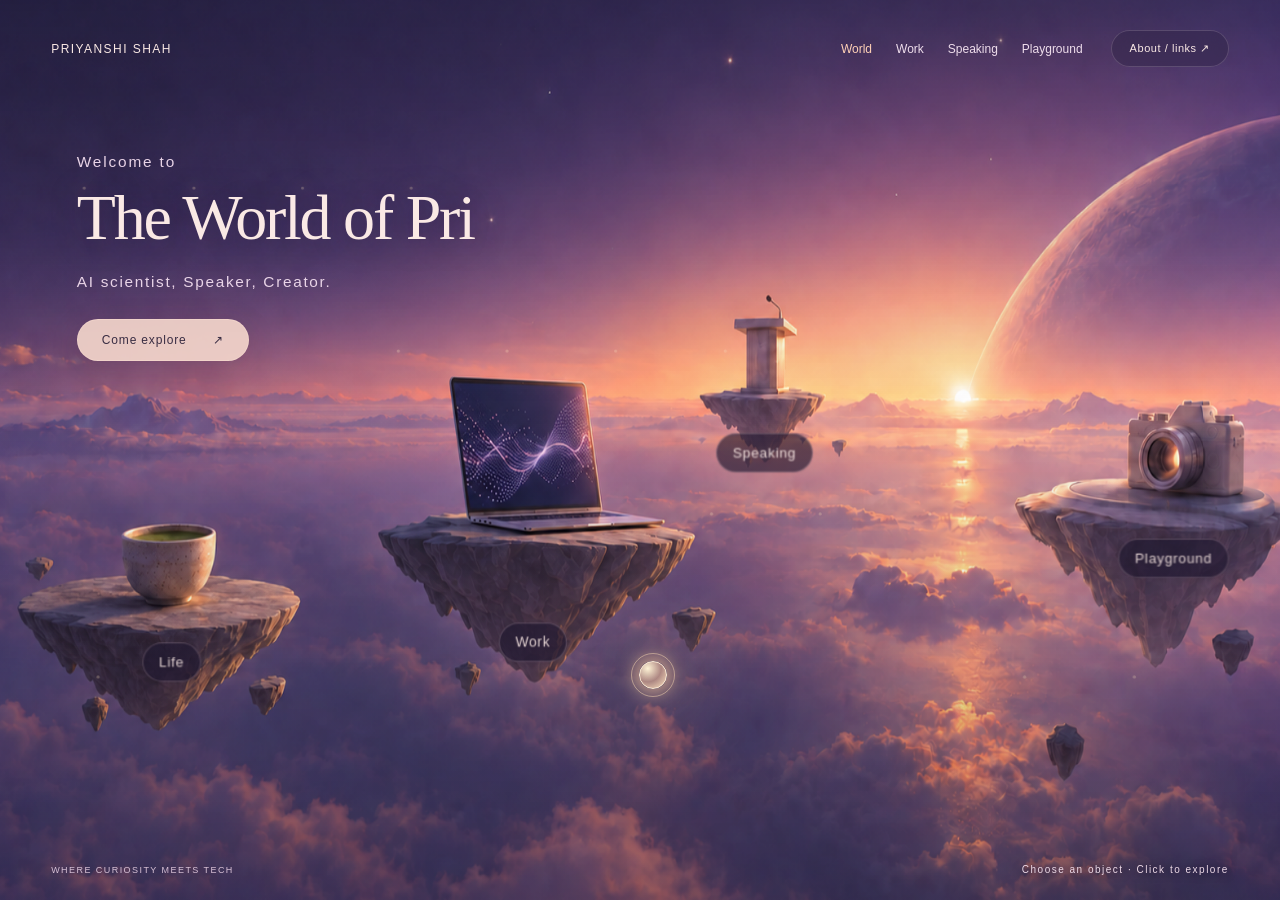
<file: index.html>
<!doctype html>
<html lang="en">
<head>
<meta charset="utf-8"><meta name="viewport" content="width=device-width,initial-scale=1">
<title>Priyanshi Shah — AI scientist, Speaker, Creator</title>
<meta name="description" content="Explore the world of Priyanshi Shah: AI scientist, Speaker and Creator working on agents, language models and AI evaluation.">
<link rel="canonical" href="https://priyanshi.info/">
<meta property="og:title" content="The World of Pri"><meta property="og:description" content="AI scientist, Speaker, Creator. Come explore."><meta property="og:type" content="website"><meta property="og:url" content="https://priyanshi.info/">
<script type="application/ld+json">{"@context":"https://schema.org","@type":"Person","name":"Priyanshi Shah","url":"https://priyanshi.info/","jobTitle":"Senior Applied Scientist","sameAs":["https://www.linkedin.com/in/priyanshishah-184/","https://www.instagram.com/ai.priyanshi/","https://github.com/Priyanshi-Shah"]}</script>
<style>
:root{color-scheme:dark;--cream:#fae9e5;--muted:#d4bfd5}*{box-sizing:border-box}body{margin:0;background:#211c33;color:var(--cream);font-family:Arial,Helvetica,sans-serif;overflow:hidden}button,a{-webkit-tap-highlight-color:transparent}button{font:inherit;color:inherit;cursor:pointer}button:focus-visible,a:focus-visible{outline:2px solid #ffd6b9;outline-offset:6px}#viewport{position:fixed;inset:0;overflow:hidden}#scene{position:absolute;transform-origin:center;will-change:transform;transition:transform 1.5s cubic-bezier(.2,.65,.2,1)}#scene img{width:100%;height:100%;display:block;object-fit:fill;pointer-events:none}#shade{position:fixed;inset:0;background:linear-gradient(180deg,#19162635,transparent 45%,#18132630);pointer-events:none}header{position:fixed;z-index:5;inset:0 0 auto;padding:30px 4%;display:flex;justify-content:space-between;align-items:center}.name{font-size:12px;letter-spacing:.12em;text-decoration:none;color:var(--cream)}.quiet{border:1px solid #ead5e22f;background:#241b354d;backdrop-filter:blur(15px);border-radius:30px;padding:11px 18px;font-size:11px;letter-spacing:.05em}.hero{position:fixed;z-index:3;top:17%;left:6%;transition:opacity .7s,transform .7s}h1{font:400 clamp(44px,5vw,80px)/1.1 Georgia,serif;letter-spacing:-.035em;margin:0 0 20px;text-shadow:0 2px 35px #281e4166}.subtitle{font-size:clamp(12px,1.2vw,17px);letter-spacing:.11em;color:#e9d4e7;margin:0}.explore{margin-top:28px;border:1px solid #fce2d366;border-radius:30px;background:#f6d7cce6;color:#392d43;padding:13px 24px;font-size:12px;letter-spacing:.07em;box-shadow:0 6px 30px #4b2c3922}.explore span{margin-left:22px}.entered .hero{opacity:0;transform:translateY(-15px);pointer-events:none}.spot{position:absolute;transform:translate(-50%,-50%);background:transparent;border:0;border-radius:40%;width:13%;height:19%;min-width:44px;min-height:44px}.spot .label{position:absolute;left:50%;top:95%;transform:translateX(-50%);white-space:nowrap;font-size:11px;letter-spacing:.05em;border:1px solid #e6c6d047;background:#211932a6;backdrop-filter:blur(10px);padding:9px 13px;border-radius:25px;transition:background .2s,box-shadow .2s}.spot .label:before{content:'';display:inline-block;width:4px;height:4px;background:#ffd5b7;border-radius:50%;margin-right:8px;box-shadow:0 0 8px #fbbf99}.spot:hover .label,.spot:focus-visible .label{background:#735267d9;box-shadow:0 0 28px #efc1a62e}.spot:hover{background:radial-gradient(ellipse,#ffe3b512,transparent 65%)}footer{position:fixed;z-index:5;bottom:25px;left:4%;right:4%;display:flex;justify-content:space-between;align-items:center;gap:18px}.hint{font-size:10px;letter-spacing:.15em;color:#ecd8e6;text-shadow:0 1px 9px #271b36}.index{font-size:9px;letter-spacing:.16em;color:#d9c2d7}#mobileNav{display:none}.orb{position:fixed;width:6px;height:6px;border-radius:50%;background:#ffe2c6;box-shadow:0 0 10px 3px #ffc4a575,0 0 35px 9px #ffa99525;pointer-events:none;z-index:2;left:51%;top:75%;transition:opacity .2s;opacity:.8}dialog{color:var(--cream);background:#261e35ed;backdrop-filter:blur(25px);border:1px solid #e5bfd63d;border-radius:20px;max-width:440px;width:calc(100% - 36px);padding:35px;box-shadow:0 30px 100px #09051280}dialog.hover-card{position:fixed;inset:auto 4% 85px auto;margin:0;z-index:8;max-width:365px;padding:28px;pointer-events:auto}dialog.hover-card h2{font-size:29px}dialog.hover-card p{font-size:13px}dialog::backdrop{background:#100d2440;backdrop-filter:blur(4px)}dialog h2{font:400 34px Georgia,serif;margin:23px 0 16px}dialog p{font-size:14px;line-height:1.8;color:#dfcfdf}dialog a{color:#ffd1b6;font-size:13px;line-height:2}.close{float:right;border:0;background:none;font-size:22px;margin:-16px -10px 0 0}.links{display:flex;gap:16px;flex-wrap:wrap}.eyebrow{font-size:10px;letter-spacing:.2em;color:#eec7b4}.load-failed #scene{display:none}.load-failed .hero:after{content:'The scene could not load. You can still explore through About / links.';display:block;max-width:330px;margin-top:25px;font-size:13px;line-height:1.7}.load-failed .explore{display:none}@media(max-width:650px){header{padding:23px}.name{font-size:10px}.quiet{font-size:10px;padding:10px 13px}.hero{top:16%;left:7%}h1{font-size:44px}.subtitle{font-size:11px;letter-spacing:.06em}.explore{margin-top:22px}footer{bottom:21px;left:22px;right:22px}.index{display:none}.hint{font-size:9px;max-width:180px;line-height:1.8}.spot{display:none}#mobileNav{position:fixed;bottom:100px;left:20px;right:20px;display:flex;justify-content:center;gap:7px;z-index:4;flex-wrap:wrap}#mobileNav button{background:#241c36b8;border:1px solid #e8cdd645;backdrop-filter:blur(12px);border-radius:24px;padding:12px 14px;font-size:11px}.orb{display:none}}@media(prefers-reduced-motion:reduce){*{transition:none!important}.orb{display:none}}

.hero .welcome{font-size:clamp(12px,1.2vw,16px);letter-spacing:.12em;color:#e9d4e7;margin:0 0 12px}

/* A softly breathing world, with light and depth at each destination. */
#scene{transition:none;isolation:isolate}
.spot{z-index:2;isolation:isolate}
.spot .object-lift{position:absolute;inset:-30%;pointer-events:none;background-image:url('assets/pri-world-v3.png');background-repeat:no-repeat;opacity:0;transform:scale(1);filter:brightness(1);mask-image:radial-gradient(ellipse,black 28%,transparent 70%);transition:opacity .45s,transform .65s cubic-bezier(.2,.7,.2,1),filter .45s;z-index:-1}
.spot::after{content:'';position:absolute;inset:-20%;pointer-events:none;border-radius:50%;background:radial-gradient(ellipse,#ffe1b849, #eaa8f01c 40%,transparent 70%);opacity:0;transform:scale(.85);transition:opacity .4s,transform .65s;mix-blend-mode:screen;z-index:-1}
.spot:is(:hover,:focus-visible,.active) .object-lift{opacity:1;transform:scale(1.085);filter:brightness(1.16) saturate(1.07)}
.spot:is(:hover,:focus-visible,.active)::after{opacity:1;transform:scale(1.15)}
.spot .label{overflow:hidden;transition:transform .4s,background .4s,box-shadow .4s,border-color .4s}
.spot .label::after{content:'';position:absolute;inset:-70% -100%;background:linear-gradient(110deg,transparent 35%,#fff0d966 50%,transparent 65%);transform:translateX(-65%) rotate(8deg);pointer-events:none}
.spot:is(:hover,:focus-visible,.active) .label{transform:translateX(-50%) translateY(-7px) scale(1.06);background:#735267e6;border-color:#ffe3c99c;box-shadow:0 8px 30px #10091f55,0 0 32px #efc1a655}
.spot:is(:hover,:focus-visible,.active) .label::after{animation:shine 1.1s ease-out both}
@keyframes shine{to{transform:translateX(65%) rotate(8deg)}}
.motes{position:absolute;inset:0;pointer-events:none;overflow:hidden;z-index:1}
.motes i{position:absolute;left:var(--x);top:var(--y);width:3px;height:3px;border-radius:50%;background:#ffe1bf;box-shadow:0 0 12px 3px #ffc9b055;animation:float-light var(--duration) ease-in-out infinite alternate;animation-delay:var(--delay);opacity:.3}
@keyframes float-light{0%{transform:translate3d(-8px,12px,0);opacity:.15}50%{opacity:.7}100%{transform:translate3d(12px,-18px,0);opacity:.25}}
.explore,.quiet{transition:transform .3s,box-shadow .3s,background .3s}
.explore:hover{transform:translateY(-3px);box-shadow:0 8px 40px #ffd5b65c}
.quiet:hover{background:#73526780;transform:translateY(-2px)}
dialog[open]{animation:card-in .3s ease-out}
@keyframes card-in{from{opacity:0;transform:translateY(10px)}to{opacity:1;transform:translateY(0)}}
@media(max-width:650px){.motes i:nth-child(n+7){display:none}}
@media(prefers-reduced-motion:reduce){*,*::before,*::after{animation:none!important;transition:none!important}.motes{display:none}.spot:is(:hover,:focus-visible,.active) .object-lift{transform:none}.spot:is(:hover,:focus-visible,.active) .label{transform:translateX(-50%)}}

/* Glass story cards stay beside the destination that opened them. */
dialog{background:rgba(38,30,53,.57);backdrop-filter:blur(12px) saturate(1.18);-webkit-backdrop-filter:blur(12px) saturate(1.18);border-color:#f4dbe65c;box-shadow:0 18px 55px #10091f45,inset 0 1px 0 #fff2e51a}
dialog.anchored-card{position:fixed;inset:auto;margin:0;z-index:8;width:330px;max-width:calc(100vw - 32px);max-height:calc(100dvh - 100px);overflow:auto;padding:26px;pointer-events:auto}
dialog.anchored-card h2{font-size:28px;margin:20px 0 12px}
dialog.anchored-card p{font-size:14px;color:#f2e6f0;line-height:1.7}
dialog.anchored-card a{text-shadow:0 1px 8px #21132b}

/* Let the illustration remain visible through the story itself. */
dialog.anchored-card{background:rgba(33,24,46,.20);backdrop-filter:blur(3px);-webkit-backdrop-filter:blur(3px);border:1px solid #ffe9ed30;box-shadow:0 8px 28px #160d251a;padding:22px;text-shadow:0 2px 5px #160d25,0 0 14px #160d25b3}
dialog.anchored-card p{color:#fff3fa}
dialog.anchored-card h2{font-size:26px}

/* Readable frosted glass, centered on a generous object hit area. */
dialog.anchored-card{background:linear-gradient(145deg,rgba(61,45,75,.83),rgba(36,28,51,.76));backdrop-filter:blur(14px) saturate(1.12);-webkit-backdrop-filter:blur(14px) saturate(1.12);border:1px solid rgba(255,226,234,.25);box-shadow:0 16px 45px #140c294d,inset 0 1px 0 #fff0e51c;padding:26px;text-shadow:none;border-radius:20px}
dialog.anchored-card h2{font-size:28px;line-height:1.16;color:#fff0e9}
dialog.anchored-card p{color:#eee1ed;line-height:1.7}
dialog.anchored-card a{text-shadow:none}
.spot{width:19%;height:29%;border-radius:35%;cursor:pointer}
.spot .label{top:80%}
.hero{pointer-events:none}.hero .explore{pointer-events:auto}


.world-nav{display:flex;gap:24px;margin-left:auto;margin-right:28px;align-items:center}.world-nav a{color:#efdeec;font-size:12px;text-decoration:none}.world-nav a[aria-current=page]{color:#ffd1b6}
#journey{position:fixed;inset:0;z-index:4;background:#201b34;overflow:hidden}#journey[hidden]{display:none}.journey-view header{background:linear-gradient(#18162c66,transparent)}.journey-view .hero,.journey-view footer,.journey-view #mobileNav{visibility:hidden}.journey-view .orb{display:none}
.journey-scroll{position:absolute;inset:0;overflow-x:auto;overflow-y:hidden;scrollbar-width:none}.journey-scroll::-webkit-scrollbar{display:none}.journey-stage{position:relative;width:100%;height:100%;min-width:1100px;isolation:isolate}.journey-art{position:absolute;inset:0;width:100%;height:100%;object-fit:fill;z-index:-2}.journey-stage:after{content:'';position:absolute;inset:0;pointer-events:none;background:linear-gradient(#0d10231a,transparent 50%,#15112a20);z-index:-1}
.journey-intro{position:absolute;top:15%;left:0;right:0;text-align:center;pointer-events:none;padding:0 24px}.journey-intro .eyebrow{font-size:11px;letter-spacing:.2em}.journey-intro h1{font-family:Arial,Helvetica,sans-serif;font-weight:300;font-size:clamp(42px,4.8vw,72px);letter-spacing:-.025em;margin:18px 0 12px}.journey-intro p{font-size:clamp(13px,1.4vw,18px);letter-spacing:.045em;color:#dfcddd;margin:0}.journey-back{position:absolute;bottom:28px;left:4%;color:#f8ddcd;font-size:13px;text-decoration:none;z-index:3}.journey-note{position:absolute;right:4%;bottom:28px;margin:0;font-size:12px;letter-spacing:.05em;color:#edd6e4;pointer-events:none}
.journey-stop{position:absolute;left:var(--x);top:var(--y);width:var(--w);height:12%;transform:translate(-50%,-40%);border:0;background:transparent;border-radius:25%;padding:0;cursor:pointer}.journey-stop:after{content:'';position:absolute;inset:-10%;background:radial-gradient(ellipse,#ffcaa13b,transparent 68%);opacity:0;transition:opacity .3s;pointer-events:none}.journey-stop:is(:hover,:focus-visible,[aria-expanded=true]):after{opacity:1}.step-name{position:absolute;bottom:100%;left:50%;transform:translateX(-50%);color:#fff1e7;font-size:15px;white-space:nowrap;text-shadow:0 2px 12px #1b132a,0 1px 3px #1b132a;padding:9px 13px;border:1px solid transparent;border-radius:24px;transition:background .3s,border-color .3s}.journey-stop:is(:hover,:focus-visible,[aria-expanded=true]) .step-name{background:#49354f99;border-color:#ffe0c855}
.platform-light{position:absolute;left:50%;top:20%;width:10px;height:10px;transform:translate(-50%,-50%);border:1px solid #ffe2b5;border-radius:50%;background:#ffe3c68c;box-shadow:0 0 12px #ffbe88,0 0 30px #ffb88866;pointer-events:none}
.guide-ball{position:absolute;width:30px;height:30px;border-radius:50%;border:1px solid #fff2d6;background:radial-gradient(circle at 35% 25%,#fffbe9 0%,#ffe2bda6 25%,#ffc29b77 48%,#fff0ca 90%);box-shadow:inset -3px -4px 7px #ffb17d,0 0 16px 5px #ffcb9d88,0 0 45px #ffc69466;pointer-events:none;transform:translate(-50%,-100%);z-index:2;transition:left .85s cubic-bezier(.25,.7,.2,1),top .85s cubic-bezier(.25,.7,.2,1)}.guide-ball:after{content:'';position:absolute;left:-30%;right:-30%;top:120%;height:10px;border:1px solid #ffe5bb99;border-radius:50%;box-shadow:0 0 15px #ffcba8aa}
#journeyPanel{position:absolute;z-index:3;width:310px;max-height:42vh;overflow:auto;padding:24px;border:1px solid #f6d8e052;border-radius:16px;background:linear-gradient(140deg,#51405cdb,#2b223bcb);backdrop-filter:blur(12px);box-shadow:0 18px 45px #100c2633}#journeyPanel[hidden]{display:none}#journeyPanel h2{font:26px/1.18 Georgia;margin:12px 0}#journeyPanel p{font-size:14px;line-height:1.7;color:#eddfec;margin:0}#journeyPanel a{display:inline-block;margin-top:15px;color:#ffdbc0;font-size:13px}.chapter-close{float:right;border:0;background:none;font-size:22px;padding:0 0 8px 12px;color:#f3dfec}.journey-view #about{display:none}
.orb{width:20px;height:20px;border:1px solid #ffedd5;background:radial-gradient(circle at 30% 25%,#fff3d5,#ffc59b88 50%,#ffe5c2);opacity:1;box-shadow:0 0 18px 4px #ffca9b80,0 0 50px #ffc8a94a;transition:left .7s ease,top .7s ease,opacity .3s;transform:translate(-50%,-50%)}
#travel{position:fixed;inset:0;z-index:15;pointer-events:none;opacity:0;transition:opacity .25s;background:radial-gradient(ellipse at 32% 40%,#ffd9b100,transparent 65%)}#travel svg{width:100%;height:100%;overflow:visible}#travel path{fill:none;stroke:#ffe0b8;stroke-width:2;filter:drop-shadow(0 0 7px #ffc791);stroke-dasharray:1;stroke-dashoffset:1}#travel .guide-ball{left:50%;top:80%;transition:none}.travelling #travel{opacity:1}.travelling .hero,.travelling header,.travelling footer,.travelling #mobileNav,.travelling .orb{opacity:0;pointer-events:none}.travelling #viewport{transform-origin:32% 38%;animation:fly-in 1.2s cubic-bezier(.35,.05,.25,1) both}.travelling #travel path{animation:draw-trail 1s ease both}@keyframes draw-trail{to{stroke-dashoffset:0}}@keyframes fly-in{to{transform:scale(2.25);filter:blur(5px);opacity:.2}}
@media(prefers-reduced-motion:no-preference){.journey-view #journey{animation:world-arrive .85s ease-out}@keyframes world-arrive{from{opacity:0;transform:scale(1.06)}to{opacity:1;transform:scale(1)}}}
@media(max-width:650px){header{gap:15px}.world-nav{margin-right:0;gap:14px}.world-nav a{font-size:11px}.journey-stage{min-width:1050px}.journey-intro{top:14%;text-align:left;left:7%;right:7%;padding:0}.journey-intro h1{font-size:42px}.journey-intro p{max-width:290px;line-height:1.6;font-size:14px}.journey-intro .eyebrow{font-size:10px}.journey-note{bottom:60px;left:7%;right:auto;max-width:290px;line-height:1.6}.journey-back{left:7%;bottom:25px}#journeyPanel{position:fixed!important;left:18px!important;right:18px;top:auto!important;bottom:95px;width:auto;max-height:36vh;padding:20px}.step-name{font-size:14px}.orb{display:block}.journey-view .orb{display:none}}
@media(prefers-reduced-motion:reduce){#travel{display:none}.orb{display:none}.guide-ball{transition:none}.travelling #viewport{animation:none}}

/* One destination, one label. The guide supplies the invitation. */
.spot .label{font-size:13px;padding:10px 15px;overflow:visible}
.spot .label:before{display:none}
.spot .label:after{content:'↗';position:static;display:inline-block;background:none;inset:auto;margin-left:0;width:0;opacity:0;transform:translateX(-4px);animation:none!important;transition:width .25s,opacity .25s,transform .25s,margin .25s}
.spot:is(:hover,:focus-visible,.active) .label:after{width:12px;margin-left:10px;opacity:1;transform:none}
.orb{width:28px;height:28px;z-index:3;box-shadow:0 0 18px 5px #ffcc9aa6,0 0 60px 12px #ffbe9344}
.orb:after{content:'';position:absolute;inset:-9px;border:1px solid #ffdfb677;border-radius:50%;animation:guide-pulse 2.4s ease-out infinite}
@keyframes guide-pulse{0%{transform:scale(.75);opacity:.75}100%{transform:scale(1.5);opacity:0}}
#guideTrail{position:fixed;inset:0;width:100%;height:100%;z-index:2;pointer-events:none;opacity:.65;transition:opacity .5s}
#guideTrail path{fill:none;stroke:#ffdcad;stroke-width:1.5;filter:drop-shadow(0 0 5px #ffc297);stroke-dasharray:1;stroke-dashoffset:0}
.journey-view #guideTrail,.travelling #guideTrail{opacity:0}
@media(prefers-reduced-motion:reduce){#guideTrail,.orb{display:none}}

/* An autobiographical path, with an optional guided camera. */
.journey-stage{transition:transform 1.1s cubic-bezier(.25,.7,.2,1);transform-origin:50% 60%}
.journey-intro{transition:top .6s,opacity .6s}.journey-intro h1{font-size:clamp(38px,4.3vw,64px);transition:font-size .6s;margin:14px 0}.journey-intro p{font-size:16px;letter-spacing:.025em}.chapter-focused .journey-intro{top:11%}.chapter-focused .journey-intro h1{font-size:clamp(30px,3vw,45px)}.chapter-focused .journey-intro p{opacity:.6}
.step-name{display:flex;align-items:center;flex-direction:column;gap:10px;font-size:clamp(17px,1.5vw,22px);font-weight:500;line-height:1.2;padding:10px 14px;border-radius:14px}
.brand-plate{height:38px;width:132px;border-radius:7px;background:#fff;display:flex;align-items:center;justify-content:center;padding:8px 11px;box-shadow:0 4px 18px #16102330}.brand-plate img{max-width:100%;max-height:100%;object-fit:contain}.brand-plate.ucsd{background:#182b49;padding:8px}.brand-plate:has(img[src$="microsoft.jpg"]){padding:0 6px}.brand-plate img[src$="microsoft.jpg"]{max-height:38px;width:100%;object-fit:cover;object-position:center}
.research-symbol{display:grid;place-items:center;width:38px;height:38px;font-size:36px;color:#ffdfbb}.journey-stop[aria-expanded=true] .step-name{border-color:#ffe1bfaa;box-shadow:0 0 26px #f8c6942e}.journey-stop{transition:opacity .5s}.chapter-focused .journey-stop:not([aria-expanded=true]){opacity:.7}
.branch-paths{position:absolute;inset:0;width:100%;height:100%;pointer-events:none;z-index:-1}.branch-paths path{fill:none;stroke:#ffdbb0;stroke-width:1;stroke-dasharray:3 6;opacity:.6}.side-stop{height:9%;z-index:1}.mini-stone{position:absolute;left:0;right:0;top:25%;height:32%;background:linear-gradient(155deg,#99758c,#382c47);transform:skew(-20deg);border:1px solid #e0b3b879;box-shadow:4px 7px 0 #261f35,0 12px 22px #140d2644}.side-stop .step-name{font-size:15px;bottom:95%;padding:7px 10px;gap:5px}.side-stop small{font-size:11px;color:#ddbfce;font-weight:400}.side-stop .platform-light{top:24%;width:7px;height:7px}
#journeyPanel{width:340px;padding:23px;max-height:47vh}#journeyPanel h2{font-size:27px;margin:12px 0 10px}#journeyPanel p{font-size:15px;line-height:1.6}#journeyCategory{font-size:10px;max-width:90%;line-height:1.5}#chapterBrand{margin-top:12px}#chapterBrand:empty{display:none}#chapterBrand .brand-plate{width:138px;height:35px}#journeyPanel a{font-size:12px;margin-top:14px}.chapter-tags{display:flex;flex-wrap:wrap;gap:6px;margin-top:14px}.chapter-tags span{font-size:11px;border:1px solid #e9c3d336;border-radius:16px;padding:5px 9px;color:#f4d5df}
.tour-controls{position:absolute;bottom:24px;left:50%;transform:translateX(-50%);z-index:4;display:flex;align-items:center;gap:15px;white-space:nowrap;background:#2b223cd9;border:1px solid #f0c9d23b;border-radius:30px;padding:12px 18px 15px;backdrop-filter:blur(15px);overflow:hidden}.tour-controls button{border:0;background:none;color:#ffe2cb;font-size:12px;padding:3px;min-height:24px}.tour-controls button:hover{color:white}#tourStatus{font-size:12px;color:#dfcbdc;min-width:110px;text-align:center}.tour-progress{position:absolute;bottom:0;left:0;right:0;height:2px;background:#ffdebb18}.tour-progress span{display:block;width:100%;height:100%;background:#ffd4a7;transform:scaleX(0);transform-origin:left}
@media(max-width:650px){.journey-intro h1{font-size:34px;max-width:320px}.journey-intro p{font-size:13px;max-width:310px}.chapter-focused .journey-intro h1{font-size:29px}.chapter-focused .journey-intro{top:12%}.step-name{font-size:19px}.brand-plate{width:115px;height:33px}.tour-controls{bottom:65px;width:calc(100% - 36px);justify-content:space-between;gap:8px;padding:9px 13px 12px}#tourStatus{min-width:0;font-size:11px}.tour-controls button{font-size:11px}#journeyPanel{bottom:125px;max-height:35vh}.journey-back{bottom:25px}.side-stop .step-name{font-size:15px}.chapter-focused .journey-intro p{display:none}}
@media(prefers-reduced-motion:reduce){.journey-stage,.journey-intro,.journey-intro h1{transition:none!important}}

/* Short impact beats during the tour; details only on demand. */
#impactCue{position:absolute;z-index:4;left:50%;top:27%;transform:translateX(-50%);width:min(620px,85vw);text-align:center;pointer-events:none;text-shadow:0 2px 12px #171226}
#impactCue[hidden]{display:none}#impactCompany{display:block;font-size:11px;letter-spacing:.16em;color:#f0c9b8;margin-bottom:9px}#impactTitle{display:block;font-size:clamp(22px,2.4vw,34px);font-weight:500;line-height:1.2;color:#fff0df}#impactBrief{display:block;font-size:14px;line-height:1.5;color:#e7d6e5;margin:8px auto 0;max-width:530px}
.chapter-focused .journey-intro{top:10%}.chapter-focused .journey-intro h1{font-size:clamp(25px,2.5vw,36px)}.chapter-focused .journey-intro p{display:none}.step-name{font-size:clamp(16px,1.5vw,21px);line-height:1.3;max-width:220px;text-align:center}.chapter-focused .journey-stop:not(.group-active){opacity:.32}.journey-stop.group-active{opacity:1}.journey-stop.impact-stop[hidden]{display:none}.side-stop:not(.impact-stop){display:none}.branch-paths{display:none}
.impact-stop{height:8%;z-index:2}.impact-stop .step-name{font-size:14px;font-weight:500;width:160px;white-space:normal;bottom:95%;padding:7px 9px;gap:4px}.impact-stop .mini-stone{height:32%;background:linear-gradient(145deg,#b18b9c,#4a3457);border-color:#ffd4b777}.impact-stop .platform-light{top:25%}.impact-stop[aria-current=true] .mini-stone{box-shadow:4px 7px 0 #35233d,0 0 35px #ffd19a77}.impact-stop[aria-current=true] .step-name{background:#49364dcc;border-color:#ffe5c57a}.journey-stage{transition:transform 1.2s cubic-bezier(.25,.7,.2,1)}#journeyBall{transition:none;will-change:left,top;z-index:4}
#journeyPanel{position:fixed;left:50%!important;top:50%!important;transform:translate(-50%,-50%);width:min(380px,calc(100vw - 36px));max-height:70vh;z-index:8;padding:25px;background:linear-gradient(140deg,#51405cf2,#2b223bee)}#journeyPanel h2{font-family:Arial,Helvetica,sans-serif;font-size:25px;font-weight:500}body.details-open #impactCue{visibility:hidden}
@media(max-width:650px){#impactCue{top:25%;width:88vw}#impactTitle{font-size:23px}#impactBrief{font-size:13px}.chapter-focused .journey-intro h1{font-size:27px}.impact-stop .step-name{font-size:14px}#journeyPanel{bottom:auto!important;max-height:62vh}.step-name{font-size:18px}}

/* Four readable chapters, one short continuous tour. */
.journey-stage{min-width:1000px;transition:transform 1.25s cubic-bezier(.22,.65,.3,1)}.journey-intro{top:14%;transition:opacity .5s}.journey-intro h1{font-size:clamp(35px,4.2vw,64px);font-weight:300}.journey-intro p{font-size:16px}.chapter-focused .journey-intro{opacity:0;pointer-events:none}
.step-name{font-size:clamp(14px,1.35vw,19px);gap:7px;font-weight:400;white-space:nowrap;max-width:none}.step-name small{font-size:12px;color:#f0dae6}.brand-plate{width:137px;height:37px}.chapter-focused .journey-stop{opacity:.45!important}.chapter-focused .journey-stop.group-active{opacity:1!important}.chapter-focused .journey-stop .step-name{opacity:0;visibility:hidden;pointer-events:none}.journey-stop .step-name{transition:opacity .6s}.journey-stop[aria-current=true]:after{opacity:1}
#impactCue{position:absolute;left:6%;top:24%;transform:none;width:min(420px,40vw);text-align:left;pointer-events:auto;text-shadow:0 2px 15px #1b152b;z-index:4}#impactCue h2{font:400 clamp(24px,2.7vw,39px)/1.18 Arial,sans-serif;letter-spacing:-.025em;margin:21px 0}#focusBrand .brand-plate{width:155px;height:39px}.focus-metric{display:flex;align-items:baseline;gap:14px;flex-wrap:wrap;margin:16px 0}#impactMetric{font-size:clamp(34px,4.5vw,64px);font-weight:400;line-height:1;color:#ffd3ad;letter-spacing:-.03em}#impactBrief{display:inline;font-size:16px;margin:0;color:#f5e3ef;max-width:250px}#focusTags{display:flex;gap:14px;flex-wrap:wrap;margin:22px 0;font-size:13px;color:#e4ccde}#focusTags span+span{border-left:1px solid #e6c8db66;padding-left:14px}#exploreChapter{background:#33273f80;border-radius:8px;font-size:13px;padding:12px 19px}
#researchLink{position:absolute;bottom:65px;left:4%;border:0;background:none;font-size:12px;color:#e7cfdf;padding:0}.tour-controls{left:auto;right:4%;transform:none;bottom:24px;background:#2b223caa}.tour-controls button{font-size:12px}#tourStatus:empty{display:none}.journey-back{bottom:26px}
#journeyPanel{position:fixed;inset:0!important;margin:auto;transform:none!important;width:min(430px,calc(100vw - 36px));max-height:75vh;height:fit-content;padding:30px;z-index:20}#journeyPanel:not([open]){display:none}#journeyPanel::backdrop{background:#120d2770;backdrop-filter:blur(5px)}#journeyPanel h2{font:400 28px/1.25 Arial,sans-serif;margin:20px 0 14px}#journeyPanel p{font-size:15px;line-height:1.7}#journeyCategory{margin-top:20px;font-size:10px;line-height:1.5}#chapterTags{display:block;margin:18px 0;padding-left:20px;color:#ecd9e7;font-size:14px;line-height:1.8}#journeyPanel a{font-size:13px}.journey-quick{display:none}
@media(max-width:650px){.journey-stage{min-width:900px}.journey-intro{top:12%}.journey-intro h1{font-size:33px;max-width:330px}.journey-intro p{font-size:13px;max-width:310px}.journey-quick{position:absolute;top:35%;left:6%;right:6%;display:grid;grid-template-columns:1fr 1fr;gap:12px}.journey-quick button{text-align:left;border:1px solid #eed1dc3d;border-radius:12px;background:#31243dcc;backdrop-filter:blur(10px);padding:15px 12px;color:#f5e3ed;display:flex;flex-direction:column;gap:8px}.journey-quick strong{font-size:14px}.journey-quick span{font-size:13px}.journey-quick small{font-size:11px;line-height:1.5;color:#ddc4d8}.chapter-focused .journey-quick{display:none}.journey-stage .step-name{opacity:0!important}#impactCue{left:7%;top:19%;width:85%}#impactCue h2{font-size:29px;max-width:330px}#impactMetric{font-size:48px}#impactBrief{font-size:15px}#focusTags{font-size:12px;margin:16px 0}.tour-controls{bottom:70px;left:6%;right:6%;width:auto}.journey-back{bottom:24px;left:6%}#researchLink{bottom:120px;left:6%}#journeyPanel{bottom:0!important;max-height:75vh}}

/* Small chapter markers retain context without competing with the story. */
.context-logo{position:absolute;top:108%;left:50%;transform:translateX(-50%);opacity:0;visibility:hidden;pointer-events:none;transition:opacity .4s}
.context-logo .brand-plate{width:96px;height:28px;padding:6px 8px;box-shadow:0 3px 14px #15102640}.context-logo .brand-plate.ucsd{padding:6px}.context-logo .brand-plate:has(img[src$="microsoft.jpg"]){padding:0 4px}.context-logo .brand-plate img[src$="microsoft.jpg"]{max-height:28px}
.chapter-focused .journey-stop.visited{opacity:1!important}.chapter-focused .journey-stop.visited .context-logo{opacity:.85;visibility:visible}
@media(max-width:650px){.context-logo .brand-plate{width:88px;height:26px}}

#contentWorld{position:fixed;inset:0;z-index:4;overflow:auto;background:#241e37}#contentWorld[hidden]{display:none}.content-art{position:absolute;inset:0;width:100%;height:100%;object-fit:fill;pointer-events:none}.content-view .hero,.content-view footer,.content-view #mobileNav,.content-view .orb,.content-view #guideTrail{visibility:hidden}.content-view header #about{display:none}.content-intro{position:absolute;top:13%;left:7%;right:7%;text-align:center}.content-intro h1{font:300 clamp(40px,4.4vw,68px)/1.1 Arial,sans-serif;letter-spacing:-.02em;margin:12px 0}.content-intro p{font-size:15px;letter-spacing:.05em;color:#e2cddd;margin:16px 0}.content-intro a{color:#ffd8c0;font-size:13px;text-decoration:none}
.clip-gallery{position:absolute;left:7%;width:55%;top:32%;display:grid;grid-template-columns:repeat(3,minmax(0,1fr));gap:20px;align-items:start;perspective:1200px}.clip-card{position:relative;min-width:0;aspect-ratio:9/16;border:1px solid #f2d6e378;border-radius:14px;overflow:hidden;background:linear-gradient(145deg,#332648d9,#a7759470,#49335bda);box-shadow:0 24px 45px #100d274a,0 1px 0 #fff1d82e inset;transition:transform .4s,box-shadow .4s}.clip-card:nth-child(2){margin-top:16px;background:linear-gradient(150deg,#f1ba9455,#40304fea 40%,#886089bb)}.clip-card:nth-child(3){margin-top:32px;background:linear-gradient(160deg,#231d43db,#ba7d9655,#343051dd)}.clip-card:hover{transform:translateY(-7px);box-shadow:0 20px 55px #ffcfa92f}.clip-card video{width:100%;height:100%;object-fit:cover;display:block}.clip-card video[hidden]{display:none}.clip-placeholder{position:absolute;inset:0;display:flex;align-items:center;justify-content:center;flex-direction:column;gap:14px;background:radial-gradient(ellipse at 25% 25%,#ffcba330,transparent 60%);backdrop-filter:blur(8px);color:#ebd8e9}.clip-placeholder span{font:300 42px Georgia;opacity:.65}.clip-placeholder p{font-size:12px;letter-spacing:.08em;margin:0}.clip-placeholder[hidden]{display:none}.clip-status{position:absolute;left:12px;top:12px;font-size:10px;letter-spacing:.12em;color:#f5d3bf;background:#2e223e99;border-radius:20px;padding:7px 9px;pointer-events:none}.clip-source{position:absolute;right:12px;top:12px;z-index:2;color:#fff1df;font-size:13px;background:#2e223eaa;padding:7px 9px;border-radius:20px;text-decoration:none}.content-bottom{position:absolute;bottom:28px;left:4%;right:4%;display:flex;justify-content:space-between;align-items:center;gap:20px}.content-bottom a{font-size:13px;color:#f9dbc7;text-decoration:none}.content-bottom button{border:1px solid #f0cad54d;background:#30253ac7;border-radius:25px;padding:11px 16px;font-size:12px}.content-bottom button[hidden]{display:none}
@media(prefers-reduced-motion:no-preference){.content-view #contentWorld{animation:world-arrive .8s ease-out}}
@media(max-width:650px){.world-nav{gap:12px}.name{font-size:9px}#contentWorld{min-height:100dvh}.content-art{position:fixed;object-fit:cover;object-position:65% center;opacity:.8}.content-intro{top:105px;text-align:left}.content-intro h1{font-size:42px}.content-intro p{font-size:13px;line-height:1.6;max-width:270px}.clip-gallery{position:relative;top:auto;left:auto;width:auto;margin:290px 7% 100px;grid-template-columns:repeat(3,210px);overflow-x:auto;padding:10px 0 35px;gap:16px;scroll-snap-type:x mandatory}.clip-card{scroll-snap-align:center}.clip-card:nth-child(n){margin-top:0}.content-bottom{position:relative;bottom:auto;margin:20px 7% 30px;left:auto;right:auto;flex-wrap:wrap}}

/* Instagram posts remain real embeds, with direct links always available. */
.clip-gallery{width:62%;top:34%;display:flex;align-items:flex-start;overflow-x:auto;scroll-snap-type:x mandatory;padding:4px 2px 18px;gap:20px;scrollbar-width:thin;scrollbar-color:#e4baca66 transparent}.clip-card.instagram-card{flex:0 0 326px;width:326px;height:min(480px,57vh);min-height:360px;aspect-ratio:auto;margin-top:0!important;scroll-snap-align:start;background:#fff;box-shadow:0 14px 35px #1b112b55}.instagram-card:hover{transform:none}.instagram-card iframe{width:100%;height:calc(100% - 40px);border:0;display:block;background:white}.instagram-card .clip-source{position:absolute;left:0;right:0;top:auto;bottom:0;height:40px;display:flex;justify-content:center;align-items:center;border-radius:0;background:#392b47;color:#ffe1c9;font-size:12px;text-decoration:none}.clip-nav{position:absolute;left:7%;top:28.5%;width:62%;display:flex;justify-content:space-between;align-items:center;font-size:12px;color:#f5dbe8}.clip-nav div{display:flex;gap:9px}.clip-nav button{width:36px;height:32px;border:1px solid #f3cdd74d;border-radius:20px;background:#3727409c;font-size:17px}.content-intro{top:11%}.content-intro h1{font-size:clamp(38px,4vw,60px)}
@media(max-width:650px){.content-intro{top:105px}.clip-nav{position:relative;top:auto;left:auto;width:auto;margin:285px 7% 0}.clip-gallery{position:relative;top:auto;left:auto;width:auto;margin:16px 7% 30px;display:flex}.clip-card.instagram-card{flex-basis:min(326px,86vw);width:min(326px,86vw);height:480px;min-height:0}.content-bottom{margin-top:20px}.content-intro h1{font-size:42px}}
@media(min-width:651px) and (max-height:700px){#contentWorld{min-height:740px}.clip-card.instagram-card{height:410px}.content-art{height:740px}}

/* A full-width, vertically scrolling collection. */
#contentWorld{overflow-y:auto;overflow-x:hidden;min-height:0!important;scroll-behavior:smooth;background:#241e37}.content-art{position:absolute;top:0;left:0;width:100%;height:740px;object-fit:cover;object-position:center top;opacity:.8;mask-image:linear-gradient(black 45%,transparent 100%);pointer-events:none}.content-intro{position:relative;top:auto;left:auto;right:auto;padding:125px 7% 42px;text-align:center}.content-intro h1{font-size:clamp(40px,4.6vw,68px)}.content-intro p{max-width:none}.clip-nav{position:relative;top:auto;left:auto;width:auto;max-width:1250px;margin:0 auto;padding:18px 30px;color:#efd7e3}.clip-gallery{position:relative;top:auto;left:auto;display:grid;grid-template-columns:repeat(3,minmax(0,1fr));width:auto;max-width:1250px;margin:0 auto;padding:0 30px 45px;gap:28px;overflow:visible;scroll-snap-type:none;perspective:none}.clip-card.instagram-card{width:100%;height:570px;min-height:0;min-width:0;flex:none;margin:0!important;scroll-snap-align:none;border-color:#edc4d457}.instagram-card iframe{height:calc(100% - 40px)}.content-cta{position:relative;text-align:center;padding:38px 24px 65px}.content-cta p{font:400 clamp(27px,3vw,40px) Georgia;color:#f7e4e8;margin:0 0 25px}.content-cta a{display:inline-block;padding:16px 25px;border:1px solid #ffe4c780;border-radius:28px;background:#f4d1bf;color:#35283e;text-decoration:none;font-size:14px;box-shadow:0 10px 35px #100a2529;transition:transform .2s}.content-cta a:hover{transform:translateY(-3px)}.content-bottom{position:relative;bottom:auto;left:auto;right:auto;margin:0;padding:0 5% 30px}
@media(max-width:1050px){.clip-gallery{grid-template-columns:repeat(2,minmax(0,1fr));max-width:850px}.clip-nav{max-width:850px}}
@media(max-width:650px){.content-intro{padding:110px 7% 28px;text-align:left}.content-intro h1{font-size:42px}.content-art{position:absolute;height:650px;object-position:65% top}.clip-nav{padding:12px 20px;margin:0}.clip-gallery{grid-template-columns:1fr;max-width:450px;padding:0 20px 25px;gap:24px;margin:0 auto}.clip-card.instagram-card{width:100%;height:560px;flex:none}.content-cta{padding:25px 20px 50px}.content-cta a{font-size:13px;padding:15px 20px}.content-bottom{padding:0 20px 28px}}
@media(prefers-reduced-motion:reduce){#contentWorld{scroll-behavior:auto}}

.instagram-card{background:#30263e!important}.instagram-card iframe{opacity:0;background:transparent;transition:opacity .25s}.instagram-card.embed-ready iframe{opacity:1}.embed-state{position:absolute;inset:0 0 40px;display:flex;align-items:center;justify-content:center;padding:35px;text-align:center;color:#efdae6;background:radial-gradient(ellipse at top,#71526d55,#2d233c);font-size:14px;line-height:1.7;pointer-events:none}.embed-state[hidden]{display:none}.instagram-card .clip-source{left:90px;border-left:1px solid #e5c1d329}.embed-reload{position:absolute;bottom:0;left:0;height:40px;width:90px;background:#392b47;color:#ffe1c9;border:0;font-size:12px;z-index:3}.embed-reload:hover{background:#5a3c61}.content-view header{background:linear-gradient(#211a32f0,#211a32b3);backdrop-filter:blur(10px)}

#playgroundBall{position:absolute;z-index:4;width:20px;height:20px;pointer-events:none;transition:none;opacity:0;transform:translate(-50%,-100%);box-shadow:0 0 14px 3px #ffd7a899,0 0 35px #ffc6a455}#playgroundBall:after{height:5px;top:115%;left:-20%;right:-20%}.clip-card.guide-selected{border-color:#ffe0b5;box-shadow:0 0 24px #ffd2a329,0 14px 35px #1b112b55}

.playground-trail{position:absolute;width:6px;height:6px;border-radius:50%;background:#ffe1b8;box-shadow:0 0 10px 2px #ffd09d77;pointer-events:none;z-index:3;transform:translate(-50%,-50%);animation:trail-vanish .8s ease-out forwards}
@keyframes trail-vanish{from{opacity:.8;scale:1}to{opacity:0;scale:.15}}
@media(prefers-reduced-motion:reduce){.playground-trail{display:none}}

#playgroundBall{position:fixed;z-index:7;width:16px;height:16px;transform:translate(-50%,-50%)}#playgroundBall:after{display:none}.playground-trail{z-index:6}.clip-card.guide-selected{border-color:#ffe3b5;box-shadow:0 0 0 1px #ffdbb360,0 0 28px #ffc99540,0 14px 35px #1b112b55}
</style><link rel="stylesheet" href="speaking.css"><link rel="stylesheet" href="portals.css"><link rel="stylesheet" href="work.css?v=water-depth-22">
<link rel="stylesheet" href="work-terrace.css?v=11"></head><body>
<div id="viewport"><div id="scene"><img src="assets/pri-world-v3.png" alt="" fetchpriority="high" id="art"><button class="spot" style="left:42%;top:57%" data-story="work" aria-label="Explore AI and work"><span class="label">Work</span></button><button class="spot" style="left:59%;top:39%" data-story="speaking" aria-label="Explore speaking"><span class="label">Speaking</span></button><button class="spot" style="left:89%;top:50%" data-story="content" aria-label="Explore Playground"><span class="label">Playground</span></button><button class="spot" style="left:15.5%;top:63%" data-story="life" aria-label="Explore beyond the screen"><span class="label">Life</span></button></div></div><div id="shade"></div><div class="orb" aria-hidden="true"></div>
<svg id="guideTrail" aria-hidden="true"><path id="guidePath" pathLength="1" /></svg><header><a class="name" href="/">PRIYANSHI SHAH</a><nav class="world-nav" aria-label="Main navigation"><a href="#world" id="navWorld">World</a><a href="#work/journey" id="navJourney">Work</a><a href="#speaking" id="navSpeaking">Speaking</a><a href="#content" id="navContent">Playground</a></nav><button class="quiet" id="about">About / links ↗</button></header>
<main><section class="hero" aria-labelledby="title"><p class="welcome">Welcome to</p><h1 id="title">The World of Pri</h1><p class="subtitle">AI scientist, Speaker, Creator.</p><button class="explore" id="enter">Come explore <span>↗</span></button></section><nav id="mobileNav" aria-label="Explore the world"><button data-story="work">Work</button><button data-story="speaking">Speaking</button><button data-story="content">Playground</button><button data-story="life">Life</button></nav></main>
<footer><span class="index">WHERE CURIOSITY MEETS TECH</span><span class="hint" id="hint">Choose an object · Click to explore</span><button class="quiet" id="reset" hidden>Back to the view ↗</button></footer>

<section id="journey" hidden aria-labelledby="journeyTitle"><div class="journey-scroll"><div class="journey-stage"><img class="journey-art" src="assets/journey-four-world.png" alt="" decoding="async"><div class="journey-platforms" aria-label="Explore my career"><button class="journey-stop" id="step-speech" data-step="speech" style="--x:23%;--y:70%;--w:26%" aria-label="Explore Thoughtworks: Open-source ASR" aria-controls="impactCue"><span class="step-name"><span class="brand-plate "><img src="assets/brands/thoughtworks.svg" alt="Thoughtworks"></span><span>Open-source ASR</span><small>23 Indic languages</small></span><span class="platform-light" aria-hidden="true"></span></button><button class="journey-stop" id="step-education" data-step="education" style="--x:46%;--y:62%;--w:17%" aria-label="Explore UC San Diego: MS Data Science" aria-controls="impactCue"><span class="step-name"><span class="brand-plate ucsd"><img src="assets/brands/ucsd.png" alt="UC San Diego"></span><span>MS Data Science</span><small>StartR winner · MicroMBA</small></span><span class="platform-light" aria-hidden="true"></span></button><button class="journey-stop" id="step-health" data-step="health" style="--x:65%;--y:57%;--w:12%" aria-label="Explore Ziva Health: AI & product leadership" aria-controls="impactCue"><span class="step-name"><span class="brand-plate "><img src="assets/brands/ziva.png" alt="Ziva Health"></span><span>AI & product leadership</span><small>Health AI</small></span><span class="platform-light" aria-hidden="true"></span></button><button class="journey-stop" id="step-agents" data-step="agents" style="--x:83%;--y:54%;--w:11%" aria-label="Explore Microsoft: Agents · Models" aria-controls="impactCue"><span class="step-name"><span class="brand-plate "><img src="assets/brands/microsoft.jpg" alt="Microsoft"></span><span>Agents · Models</span><small>Evaluation</small></span><span class="platform-light" aria-hidden="true"></span></button></div><div id="journeyBall" class="guide-ball" aria-hidden="true" style="left:23%;top:68%"></div></div></div>
<div class="journey-intro"><div class="eyebrow">WORLD / AI &amp; WORK</div><h1 id="journeyTitle" tabindex="-1">Building what’s next in AI.</h1><p>Research depth. Product thinking. Real-world impact.</p></div>
<div id="impactCue" hidden><div id="focusBrand"></div><h2 id="impactTitle"></h2><div class="focus-metric"><strong id="impactMetric"></strong><span id="impactBrief"></span></div><div id="focusTags"></div><button class="quiet" id="exploreChapter">Explore work ↗</button></div>
<nav class="journey-quick" aria-label="Career chapters"><button data-quick="speech"><strong>Thoughtworks</strong><span>Open-source ASR</span><small>23 Indic languages</small></button><button data-quick="education"><strong>UC San Diego</strong><span>MS Data Science</span><small>StartR winner · MicroMBA</small></button><button data-quick="health"><strong>Ziva Health</strong><span>AI & product leadership</span><small>Health AI</small></button><button data-quick="agents"><strong>Microsoft</strong><span>Agents · Models</span><small>Evaluation</small></button></nav><a class="world-portal portal-back work-back" href="#world" aria-label="Back to World"><span class="portal-scene portal-world" aria-hidden="true"></span><span class="portal-arc" aria-hidden="true"></span><span class="portal-ground" aria-hidden="true"></span><span class="portal-label">Back to World</span></a><a class="world-portal work-next" href="#speaking" aria-label="Speaking"><span class="portal-scene portal-speaking" aria-hidden="true"></span><span class="portal-arc" aria-hidden="true"></span><span class="portal-ground" aria-hidden="true"></span><span class="portal-label">Speaking</span></a><button id="researchLink">Check out my research ↗</button><div class="tour-controls" role="group" aria-label="Guided journey"><button id="tourToggle">▶ Play 15-second tour</button><span id="tourStatus" role="status" aria-live="polite"></span><button id="tourOverview" hidden>Skip tour ↗</button><div class="tour-progress" aria-hidden="true"><span id="tourProgress"></span></div></div>
<dialog id="journeyPanel" aria-labelledby="journeyHeading"><button class="chapter-close" aria-label="Close details">×</button><div id="chapterBrand"></div><div class="eyebrow" id="journeyCategory"></div><h2 id="journeyHeading"></h2><p id="journeyCopy"></p><ul id="chapterTags"></ul><a href="https://www.linkedin.com/in/priyanshishah-184/" target="_blank" rel="noopener noreferrer">More about my work ↗</a></dialog></section>
<section id="contentWorld" hidden aria-labelledby="contentTitle"><img class="content-art" src="assets/content-world.png" alt="" decoding="async"><div class="content-intro"><div class="eyebrow">WORLD / PLAYGROUND</div><h1 id="contentTitle" tabindex="-1">Learning, out loud.</h1><p>Ideas, experiments and explorations.</p><a href="https://www.instagram.com/ai.priyanshi/" target="_blank" rel="noopener noreferrer">@ai.priyanshi ↗</a></div><div class="clip-nav"><span>Selected from @ai.priyanshi</span></div><div class="clip-gallery" aria-label="Selected Instagram posts"></div><div id="playgroundBall" class="guide-ball" aria-hidden="true"></div><div class="content-cta"><p>Keep learning with me.</p><a href="https://www.instagram.com/ai.priyanshi/" target="_blank" rel="noopener noreferrer">Follow @ai.priyanshi on Instagram ↗</a></div><nav class="content-portals" aria-label="Continue exploring"><a class="world-portal portal-back" href="#speaking" aria-label="Speaking"><span class="portal-scene portal-speaking" aria-hidden="true"></span><span class="portal-arc" aria-hidden="true"></span><span class="portal-ground" aria-hidden="true"></span><span class="portal-label">Speaking</span></a><a class="world-portal portal-next" href="#world" aria-label="World"><span class="portal-scene portal-world" aria-hidden="true"></span><span class="portal-arc" aria-hidden="true"></span><span class="portal-ground" aria-hidden="true"></span><span class="portal-label">World</span></a></nav><div class="content-bottom"><button id="clipPlayback" hidden>Pause clips</button></div></section>
<section id="speakingWorld" hidden aria-labelledby="speakingTitle">
<div class="speaking-background" aria-hidden="true"><div class="speaking-landscape"></div></div><div class="speaking-stage">
<svg class="speaking-path" aria-hidden="true"><path/></svg><div id="speakingBall" class="guide-ball" aria-hidden="true"></div>
<div class="speaking-hero"><div class="speaking-copy"><h1 id="speakingTitle" tabindex="-1">Ideas worth sharing.</h1><p>AI, people, and what comes next.</p></div></div>
<h2 class="archive-title">The Island Archive</h2><div class="speaking-gallery" aria-label="Speaking gallery"></div>
<section class="event-world" aria-labelledby="eventTitle"><div class="event-mist" aria-hidden="true"></div><div class="event-heading"><span class="eyebrow">PEOPLE / IDEAS / POSSIBILITIES</span><h2 id="eventTitle">Where curiosity takes me.</h2><p>Research, builders, and the people in between.</p></div><div class="event-constellation" aria-label="Events and connections"></div></section><div class="speaking-end"><a class="speak-invite" href="https://www.linkedin.com/in/priyanshishah-184/" target="_blank" rel="noopener noreferrer">Connect with me</a><nav class="speaking-portals" aria-label="Continue exploring"><a class="world-portal portal-back" href="#work/journey" aria-label="Work"><span class="portal-scene portal-work" aria-hidden="true"></span><span class="portal-arc" aria-hidden="true"></span><span class="portal-ground" aria-hidden="true"></span><span class="portal-label">Work</span></a><a class="world-portal portal-next" href="#content" aria-label="Playground"><span class="portal-scene portal-playground" aria-hidden="true"></span><span class="portal-arc" aria-hidden="true"></span><span class="portal-ground" aria-hidden="true"></span><span class="portal-label">Playground</span></a></nav></div>
</div></section>
<dialog id="speakingViewer" aria-label="Speaking event photos"><div class="speaker-viewer-controls"><h2></h2><button data-close aria-label="Close photo gallery">Close</button></div><img alt=""><div class="speaker-viewer-controls"><button data-direction="-1">Previous</button><output aria-live="polite"></output><button data-direction="1">Next</button></div></dialog>
<div id="travel" aria-hidden="true"><svg><path pathLength="1" id="travelPath" /></svg><div class="guide-ball" id="travelBall"></div></div>
<dialog id="detail" aria-labelledby="detailTitle"><button class="close" aria-label="Close introduction">×</button><div class="eyebrow" id="category"></div><h2 id="detailTitle"></h2><p id="detailText"></p><div class="links" id="detailLinks"></div></dialog>
<script>
const detail=document.querySelector('#detail');let storyAnchor=null;
const stories={work:{category:'THE SCIENTIST',title:'Building with curiosity.',text:'I’m a Senior Applied Scientist at Microsoft, working on AI agents, language models and evaluation. My journey has taken me through speech AI and healthcare AI.',links:[['Explore my work on LinkedIn','https://www.linkedin.com/in/priyanshishah-184/']]},speaking:{category:'THE SPEAKER',title:'Ideas, shared out loud.',text:'Talks and conversations about AI, healthcare and careers in STEM.',links:[['Connect about speaking','https://www.linkedin.com/in/priyanshishah-184/']]},content:{category:'THE CREATOR',title:'Learning. Then sharing.',text:'AI ideas and things I’m learning. Find me at ai.priyanshi.',links:[['Visit ai.priyanshi','https://www.instagram.com/ai.priyanshi/']]},life:{category:'OFF THE CLOCK',title:'A matcha. A new perspective.',text:'Matcha, new places and everyday curiosity.',links:[['Follow along','https://www.instagram.com/ai.priyanshi/']]},about:{category:'HELLO, I’M PRI',title:'Scientist. Speaker. Creator.',text:'I build AI, share what I’m learning, and love the conversations that happen when curious people meet. Welcome to my world.',links:[['LinkedIn','https://www.linkedin.com/in/priyanshishah-184/'],['Instagram','https://www.instagram.com/ai.priyanshi/'],['GitHub','https://github.com/Priyanshi-Shah']]}};
function openStory(key, hover=false){if(hover&&detail.open&&!detail.classList.contains('hover-card'))return;const s=stories[key];detail.dataset.story=key;document.querySelector('#category').textContent=s.category;document.querySelector('#detailTitle').textContent=s.title;document.querySelector('#detailText').textContent=s.text;document.querySelector('#detailLinks').replaceChildren(...s.links.map(([label,url])=>{const a=document.createElement('a');a.textContent=label+' ↗';a.href=url;a.target='_blank';a.rel='noopener noreferrer';if(key==='work'){a.textContent='Enter my journey ↗';a.href='#work/journey';a.removeAttribute('target');a.onclick=e=>{e.preventDefault();enterJourney()}}return a}));if(detail.open)detail.close();
const anchored=key!=='about';
storyAnchor=anchored?document.querySelector(`${innerWidth<=650?'#mobileNav button':'.spot'}[data-story="${key}"]`):null;
detail.classList.toggle('anchored-card',anchored);detail.classList.toggle('hover-card',hover);
detail.style.left='';detail.style.top='';
if(anchored){detail.show();positionStory();if(!hover)detail.querySelector('.close').focus({preventScroll:true})}else{detail.showModal()}}


function positionStory(){
 if(!detail.open||!storyAnchor||!detail.classList.contains('anchored-card'))return;
 const r=storyAnchor.getBoundingClientRect(),w=detail.offsetWidth,h=detail.offsetHeight,pad=16,gap=14;
 // Center the story directly over the selected object.
 let x=r.left+r.width/2-w/2,y=r.top+r.height/2-h/2;
 if(innerWidth<=650)y=r.top-h-gap;
 x=Math.max(pad,Math.min(x,innerWidth-w-pad));y=Math.max(72,Math.min(y,innerHeight-h-pad));
 detail.style.left=Math.round(x)+'px';detail.style.top=Math.round(y)+'px';
}
addEventListener('resize',positionStory);
document.addEventListener('keydown',e=>{if(e.key==='Escape'&&detail.open)detail.close()});

const scene=document.querySelector('#scene'),art=document.querySelector('#art'),hero=document.querySelector('.hero'),reset=document.querySelector('#reset');
const motionPreference=matchMedia('(prefers-reduced-motion: reduce)');
let entered=false,mx=0,my=0,px=0,py=0,zoom=1.065,frame=0,lastTime=0,elapsed=0,activeSpot=null;
const spots=[...document.querySelectorAll('.spot')];
spots.forEach(spot=>{const lift=document.createElement('span');lift.className='object-lift';lift.setAttribute('aria-hidden','true');spot.prepend(lift)});
const motes=document.createElement('div');motes.className='motes';motes.setAttribute('aria-hidden','true');
for(let i=0;i<14;i++){const dot=document.createElement('i');dot.style.cssText=`--x:${9+(i*23)%84}%;--y:${22+(i*17)%68}%;--duration:${5+i%5}s;--delay:-${i*.9}s`;motes.append(dot)}scene.append(motes);
function layout(){const ratio=(art.naturalWidth||1672)/(art.naturalHeight||941);const w=innerWidth<650?Math.max(innerWidth,innerHeight*ratio):innerWidth,h=innerHeight;mx=0;my=0;px=0;py=0;scene.style.width=w+'px';scene.style.height=h+'px';scene.style.left=(innerWidth-w)/2+'px';scene.style.top=(innerHeight-h)/2+'px';
spots.forEach(spot=>{const lift=spot.querySelector('.object-lift');const sw=spot.offsetWidth,sh=spot.offsetHeight;lift.style.backgroundSize=`${w}px ${h}px`;lift.style.backgroundPosition=`${-(parseFloat(spot.style.left)/100*w-sw*.8)}px ${-(parseFloat(spot.style.top)/100*h-sh*.8)}px`});paint()}
function paint(time=0){frame=0;const reduced=motionPreference.matches,mobile=innerWidth<650;const dt=lastTime?Math.min(time-lastTime,50):16;lastTime=time;elapsed+=dt;
const ease=1-Math.exp(-dt/180);px+=(mx-px)*ease;py+=(my-py)*ease;const targetZoom=reduced?1:(entered?1.10:1.065)+(activeSpot ? .008 : 0);zoom+=(targetZoom-zoom)*ease;
const driftX=reduced?0:Math.sin(elapsed/4300)*(mobile?3:7),driftY=reduced?0:Math.cos(elapsed/5100)*(mobile?2:5);
scene.style.transform=`translate3d(${reduced?mx:px+driftX}px,${reduced?my:py+driftY}px,0) scale(${reduced?1:zoom})`;
positionStory();if(!reduced&&!document.hidden)frame=requestAnimationFrame(paint)}
function restartMotion(){cancelAnimationFrame(frame);lastTime=0;paint()}
art.addEventListener('load',()=>{cancelAnimationFrame(frame);layout()});art.addEventListener('error',()=>document.body.classList.add('load-failed'));addEventListener('resize',()=>{cancelAnimationFrame(frame);layout()});motionPreference.addEventListener('change',restartMotion);document.addEventListener('visibilitychange',()=>{cancelAnimationFrame(frame);if(!document.hidden)restartMotion()});layout();
addEventListener('pointermove',e=>{if(motionPreference.matches||innerWidth<650||e.pointerType==='touch')return;mx=(e.clientX/innerWidth-.5)*-42;my=(e.clientY/innerHeight-.5)*-30;});
document.documentElement.addEventListener('pointerleave',()=>{if(innerWidth>=650){mx=0;my=0}});
let touchStart=null;const viewport=document.querySelector('#viewport');viewport.style.touchAction='none';viewport.addEventListener('pointerdown',e=>{if(e.pointerType==='touch'){touchStart={x:e.clientX,base:mx};viewport.setPointerCapture(e.pointerId)}});viewport.addEventListener('pointermove',e=>{if(!touchStart)return;const limit=Math.max(0,(parseFloat(scene.style.width)-innerWidth)/2);mx=Math.max(-limit,Math.min(limit,touchStart.base+e.clientX-touchStart.x));if(motionPreference.matches)paint()});viewport.addEventListener('pointerup',()=>{touchStart=null});viewport.addEventListener('pointercancel',()=>{touchStart=null});if(innerWidth<650)document.querySelector('#hint').textContent='Swipe to explore · Tap a topic';
document.querySelector('#enter').onclick=()=>{entered=true;hero.inert=true;document.body.classList.add('entered');reset.hidden=false;reset.focus()};reset.onclick=()=>{entered=false;hero.inert=false;document.body.classList.remove('entered');reset.hidden=true;document.querySelector('#enter').focus()};
spots.forEach(spot=>{const activate=()=>{activeSpot=spot;spot.classList.add('active');guideTo(spot)};const deactivate=()=>{spot.classList.remove('active');if(activeSpot===spot)activeSpot=null};spot.addEventListener('pointerenter',activate);spot.addEventListener('pointerleave',deactivate);spot.addEventListener('focus',activate);spot.addEventListener('blur',deactivate)});
const canHover=matchMedia('(hover: hover) and (pointer: fine)');let hoverTimer,closeTimer;function cancelClose(){clearTimeout(closeTimer)}function queueClose(){clearTimeout(hoverTimer);closeTimer=setTimeout(()=>{if(detail.classList.contains('hover-card')&&!detail.matches(':hover'))detail.close()},260)}document.querySelectorAll('[data-story]').forEach(b=>{b.onclick=()=>{clearTimeout(hoverTimer);clearTimeout(closeTimer);if(b.dataset.story==='work'){enterJourney()}else if(b.dataset.story==='speaking'){location.hash='speaking'}else if(b.dataset.story==='content'){enterContent()}else{openStory(b.dataset.story)}};if(b.classList.contains('spot')){b.addEventListener('pointerenter',()=>{if(!canHover.matches)return;cancelClose();clearTimeout(hoverTimer);guideTo(b)});b.addEventListener('pointerleave',queueClose);b.addEventListener('focus',()=>{if(canHover.matches){cancelClose();guideTo(b)}});b.addEventListener('blur',queueClose)}});detail.addEventListener('pointerenter',cancelClose);detail.addEventListener('pointerleave',queueClose);detail.addEventListener('focusin',cancelClose);detail.addEventListener('focusout',e=>{if(!detail.contains(e.relatedTarget))queueClose()});document.querySelector('#about').onclick=()=>openStory('about');document.querySelector('.close').onclick=()=>detail.close();detail.addEventListener('click',e=>{if(e.target===detail){const r=detail.getBoundingClientRect();if(e.clientX<r.left||e.clientX>r.right||e.clientY<r.top||e.clientY>r.bottom)detail.close()}});

const journeySteps={
 speech:{category:'THOUGHTWORKS / SPEECH AI',title:'Large-scale open-source ASR',copy:'Built the first and largest open-source speech recognition system spanning 23 Indic languages.',tags:['Open source','Speech','AI engineering'],brand:'thoughtworks.svg'},
 education:{category:'UC SAN DIEGO / DATA SCIENCE',title:'MS in Data Science',copy:'Studied data science at UC San Diego, while exploring how technology connects with entrepreneurship, business and product.',tags:['Data science','Technology','Applied thinking'],brand:'ucsd.png'},
 venture:{category:'UC SAN DIEGO / ENTREPRENEURSHIP',title:'Student Entrepreneur',copy:'StartR Demo Day Winner at UC San Diego. Connecting technical ideas with real needs through entrepreneurship.',tags:['Entrepreneurship','Ideas to impact'],brand:'ucsd.png'},
 product:{category:'UC SAN DIEGO / PRODUCT & BUSINESS',title:'MicroMBA · Rady',copy:'Studied business through the MicroMBA at Rady, bringing a product and business perspective to my work in data science and AI.',tags:['Product thinking','Business'],brand:'ucsd.png'},
 health:{category:'ZIVA HEALTH / AI & PRODUCT STRATEGY',title:'From AI to a health ecosystem.',copy:'Led AI and product strategy, helping build a connected ecosystem of health AI, provider tools and wearable integrations.',tags:['Health AI','Product leadership','Wearables'],brand:'ziva.png'},
 agents:{category:'MICROSOFT / SENIOR APPLIED SCIENTIST',title:'Building the next wave of AI.',copy:'Working on AI agents, language models and evaluation—bringing scientific thinking into intelligent systems.',tags:['Agents','Language models','Evaluation'],brand:'microsoft.jpg'},
 research:{category:'RESEARCH / ACROSS THE JOURNEY',title:'A scientific thread throughout.',copy:'Research connects my work in speech, data science and AI. A continuing practice of asking questions, experimenting and building.',tags:['Speech research','AI research','Experimentation'],brand:null}
};
const focusChapters={
 speech:{title:'Open-source speech, at scale.',metric:'23',brief:'Indic languages',tags:['Speech recognition','Open-source ecosystem']},
 education:{title:'Science, with a founder’s mindset.',metric:'MS',brief:'Data Science · UC San Diego',tags:['StartR Demo Day Winner','MicroMBA · Rady']},
 health:{title:'From AI to a health product.',metric:'AI + product',brief:'Leadership at Ziva Health',tags:['Health AI','Product strategy']},
 agents:{title:'Building the next wave of AI.',metric:'Microsoft',brief:'Senior Applied Scientist',tags:['AI agents','Language models','Evaluation']}
};
const journeyTabs=[...document.querySelectorAll('[data-step]')],journeyPanel=document.querySelector('#journeyPanel'),journeyBall=document.querySelector('#journeyBall'),journeyScroll=document.querySelector('.journey-scroll'),journeyStage=document.querySelector('.journey-stage');
const tourOrder=['speech','education','health','agents'],tourToggle=document.querySelector('#tourToggle'),tourStatus=document.querySelector('#tourStatus'),tourProgress=document.querySelector('#tourProgress'),overviewButton=document.querySelector('#tourOverview');
journeyTabs.forEach(b=>{const marker=document.createElement('span');marker.className='context-logo';marker.setAttribute('aria-hidden','true');setBrand(marker,journeySteps[b.dataset.step]);b.append(marker)});
let milestoneHoverTimer=null;
let selectedChapter=null,travelTimer=null,travelAnimation=null,tourTimer=null,tourRunning=false,tourIndex=-1,tourProgressAnimation=null,tourCompleted=false,ballHop=null;
const CHAPTER_TIME=3750;
function isJourney(){return document.body.classList.contains('journey-view')}
function setBrand(container,chapter){container.replaceChildren();if(!chapter.brand)return;const plate=document.createElement('span');plate.className='brand-plate'+(chapter.brand==='ucsd.png'?' ucsd':'');const img=document.createElement('img');img.src='assets/brands/'+chapter.brand;img.alt=chapter.category.split(' / ')[0];plate.append(img);container.append(plate)}
function jumpBall(b){const x=parseFloat(b.style.getPropertyValue('--x')),y=parseFloat(b.style.getPropertyValue('--y'))-2,sx=parseFloat(journeyBall.style.left)||23,sy=parseFloat(journeyBall.style.top)||68;ballHop?.cancel();journeyBall.style.left=x+'%';journeyBall.style.top=y+'%';if(motionPreference.matches)return;ballHop=journeyBall.animate(Array.from({length:25},(_,i)=>{const t=i/24;return{left:(sx+(x-sx)*t)+'%',top:(sy+(y-sy)*t-Math.sin(Math.PI*t)*3)+'%',offset:t}}),{duration:1000,easing:'ease-in-out'})}
function focusChapter(key){const b=document.querySelector('#step-'+key),x=parseFloat(b.style.getPropertyValue('--x'));journeyStage.style.transformOrigin=x+'% 65%';journeyStage.style.transform=motionPreference.matches||innerWidth<=650?'none':'scale(1.12)';journeyScroll.scrollTo({left:Math.max(0,x/100*journeyStage.clientWidth-journeyScroll.clientWidth*.6),behavior:motionPreference.matches?'instant':'smooth'});document.body.classList.add('chapter-focused')}
function selectStep(key,manual=true){if(manual&&selectedChapter===key){pauseTour();showOverview();return}if(manual)pauseTour();selectedChapter=key;document.querySelector('#journey').dataset.chapter=key;journeyPanel.close();const c=focusChapters[key];setBrand(document.querySelector('#focusBrand'),journeySteps[key]);document.querySelector('#impactTitle').textContent=c.title;document.querySelector('#impactMetric').textContent=c.metric;document.querySelector('#impactBrief').textContent=c.brief;document.querySelector('#focusTags').replaceChildren(...c.tags.map(t=>{const n=document.createElement('span');n.textContent=t;return n}));document.querySelector('#impactCue').hidden=false;journeyTabs.forEach(b=>{b.classList.toggle('group-active',b.dataset.step===key);b.classList.toggle('visited',tourOrder.indexOf(b.dataset.step)<tourOrder.indexOf(key));b.setAttribute('aria-current',b.dataset.step===key?'true':'false')});jumpBall(document.querySelector('#step-'+key));focusChapter(key);overviewButton.hidden=false;overviewButton.textContent=tourRunning?'Skip tour ↗':'Full view ↗';if(manual){tourIndex=tourOrder.indexOf(key);tourStatus.textContent='Explore at your pace'}}
function openChapter(key){pauseTour();const c=journeySteps[key];setBrand(document.querySelector('#chapterBrand'),c);document.querySelector('#journeyCategory').textContent=c.category;document.querySelector('#journeyHeading').textContent=c.title;document.querySelector('#journeyCopy').textContent=c.copy;const tags=key==='education'?['MS in Data Science','Student Entrepreneur · StartR Demo Day Winner','MicroMBA · Rady','Research at UC San Diego']:c.tags;document.querySelector('#chapterTags').replaceChildren(...tags.map(t=>{const li=document.createElement('li');li.textContent=t;return li}));const chapterLink=journeyPanel.querySelector('a');chapterLink.href=key==='research'?'https://scholar.google.com/citations?user=uOdXRD0AAAAJ&hl=en':'https://www.linkedin.com/in/priyanshishah-184/';chapterLink.textContent=key==='research'?'Check out my research on Google Scholar ↗':'More about my work ↗';journeyPanel.showModal()}
document.querySelector('#exploreChapter').onclick=()=>openChapter(selectedChapter);document.querySelector('#researchLink').onclick=()=>openChapter('research');journeyPanel.querySelector('button').onclick=()=>journeyPanel.close();
function clearTourClock(){clearTimeout(milestoneHoverTimer);milestoneHoverTimer=null;clearTimeout(tourTimer);tourTimer=null;tourProgressAnimation?.cancel();tourProgressAnimation=null}
function pauseTour(){clearTourClock();tourRunning=false;tourToggle.textContent=tourCompleted?'↻ Replay tour':'▶ Play 15-second tour';tourToggle.setAttribute('aria-label','Play 15-second tour');if(selectedChapter)overviewButton.textContent='Full view ↗'}
function showOverview(){ballHop?.cancel();journeyBall.style.left='23%';journeyBall.style.top='68%';journeyPanel.close();document.querySelector('#impactCue').hidden=true;document.body.classList.remove('chapter-focused');journeyTabs.forEach(b=>{b.classList.remove('group-active');b.classList.remove('visited');b.setAttribute('aria-current','false')});journeyStage.style.transform='none';journeyScroll.scrollTo({left:0,behavior:motionPreference.matches?'instant':'smooth'});overviewButton.hidden=true;tourStatus.textContent='';selectedChapter=null;delete document.querySelector('#journey').dataset.chapter}
function finishTour(){pauseTour();tourCompleted=true;showOverview();tourToggle.textContent='↻ Replay tour';tourProgress.style.transform='scaleX(1)'}
function tourNext(){if(!tourRunning||!isJourney())return;tourIndex++;if(tourIndex>=4){finishTour();return}selectStep(tourOrder[tourIndex],false);tourStatus.textContent=`0${tourIndex+1} / 04`;tourProgressAnimation=tourProgress.animate([{transform:`scaleX(${tourIndex/4})`},{transform:`scaleX(${(tourIndex+1)/4})`}],{duration:CHAPTER_TIME,fill:'forwards'});tourTimer=setTimeout(tourNext,CHAPTER_TIME)}
function startTour(){clearTourClock();tourIndex=-1;tourCompleted=false;tourRunning=true;journeyPanel.close();tourToggle.textContent='Ⅱ Pause';tourToggle.setAttribute('aria-label','Pause tour');tourNext()}
function initJourneyTour(){pauseTour();tourIndex=-1;tourCompleted=false;showOverview();journeyBall.style.left='23%';journeyBall.style.top='68%';tourProgress.style.transform='scaleX(0)';tourToggle.textContent='▶ Play 15-second tour';if(!motionPreference.matches)tourTimer=setTimeout(()=>{if(isJourney())startTour()},1800)}
tourToggle.onclick=()=>{if(tourRunning)pauseTour();else startTour()};overviewButton.onclick=()=>{pauseTour();showOverview()};
journeyTabs.forEach((b,i)=>{b.addEventListener('pointerenter',e=>{if(e.pointerType==='touch'||!canHover.matches||!isJourney()||journeyPanel.open||selectedChapter===b.dataset.step)return;clearTimeout(milestoneHoverTimer);milestoneHoverTimer=setTimeout(()=>{milestoneHoverTimer=null;if(isJourney()&&!journeyPanel.open&&selectedChapter!==b.dataset.step)selectStep(b.dataset.step)},160)});b.addEventListener('pointerleave',()=>{clearTimeout(milestoneHoverTimer);milestoneHoverTimer=null});b.onclick=()=>selectStep(b.dataset.step);b.onkeydown=e=>{let n;if(e.key==='ArrowRight'&&i===3){e.preventDefault();pauseTour();showOverview();document.querySelector('#tourToggle').focus();return}if(e.key==='ArrowRight')n=(i+1)%4;if(e.key==='ArrowLeft')n=(i+3)%4;if(n!==undefined){e.preventDefault();selectStep(tourOrder[n]);journeyTabs[n].focus({preventScroll:true})}}});document.querySelectorAll('[data-quick]').forEach(b=>b.onclick=()=>selectStep(b.dataset.quick));
document.querySelector('#journey').addEventListener('keydown',e=>{if(e.key==='Tab'&&(tourRunning||tourTimer))pauseTour()});journeyScroll.addEventListener('pointerdown',()=>{if(tourRunning||tourTimer)pauseTour()});journeyScroll.addEventListener('wheel',()=>{if(tourRunning||tourTimer)pauseTour()},{passive:true});document.addEventListener('visibilitychange',()=>{if(document.hidden)pauseTour()});motionPreference.addEventListener('change',()=>{pauseTour();showOverview()});addEventListener('resize',()=>{if(selectedChapter)focusChapter(selectedChapter)});
function guideTo(spot){if(document.body.classList.contains('journey-view')||document.body.classList.contains('travelling'))return;const r=spot.getBoundingClientRect(),orb=document.querySelector('.orb'),path=document.querySelector('#guidePath');
const tx=r.left+r.width*.5,ty=r.top+r.height*.61,sx=parseFloat(orb.style.left)||innerWidth*.51,sy=parseFloat(orb.style.top)||innerHeight*.75;
if(Math.abs(tx-sx)+Math.abs(ty-sy)<5)return;
path.setAttribute('d',`M ${sx} ${sy} Q ${(sx+tx)/2} ${Math.max(sy,ty)+55} ${tx} ${ty}`);
if(!motionPreference.matches)path.animate([{strokeDashoffset:1,opacity:0},{strokeDashoffset:0,opacity:1}],{duration:700,easing:'ease-out',fill:'forwards'});
orb.style.left=tx+'px';orb.style.top=ty+'px';document.querySelector('#hint').textContent=spot.dataset.story==='work'?'Click Work to enter':'Click to explore';
}
function cancelTravel(){clearTimeout(travelTimer);travelTimer=null;travelAnimation?.cancel();travelAnimation=null;document.body.classList.remove('travelling')}
function enterJourney(destination="work/journey",story="work"){if(travelTimer||document.body.classList.contains('journey-view'))return;clearTimeout(hoverTimer);clearTimeout(closeTimer);detail.close();if(motionPreference.matches){location.hash=destination;return}
const r=document.querySelector('.spot[data-story="'+story+'"]').getBoundingClientRect(),sx=innerWidth*.51,sy=innerHeight*.78,tx=innerWidth<=650?innerWidth*.38:r.left+r.width/2,ty=innerWidth<=650?innerHeight*.4:r.top+r.height*.48;
document.querySelector('#travelPath').setAttribute('d',`M ${sx} ${sy} C ${sx+innerWidth*.15} ${sy-innerHeight*.2}, ${tx-innerWidth*.13} ${ty+innerHeight*.15}, ${tx} ${ty}`);
document.querySelector('#viewport').style.transformOrigin=story==='content'?'89% 50%':'32% 38%';document.body.classList.add('travelling');const flight=Array.from({length:31},(_,i)=>{const t=i/30,u=1-t,x=u*u*u*sx+3*u*u*t*(sx+innerWidth*.15)+3*u*t*t*(tx-innerWidth*.13)+t*t*t*tx,y=u*u*u*sy+3*u*u*t*(sy-innerHeight*.2)+3*u*t*t*(ty+innerHeight*.15)+t*t*t*ty;return {left:x+'px',top:y+'px',offset:t,transform:`translate(-50%,-50%) scale(${1+Math.sin(t*Math.PI)*.6-t*.6})`}});travelAnimation=document.querySelector('#travelBall').animate(flight,{duration:1100,easing:'cubic-bezier(.35,.05,.25,1)',fill:'forwards'});travelTimer=setTimeout(()=>{location.hash=destination;cancelTravel()},1150)}
document.querySelector('#navJourney').onclick=e=>{e.preventDefault();if(location.hash==='#content'||location.hash==='#speaking')location.hash='work/journey';else enterJourney()};
detail.addEventListener('click',e=>{if(detail.dataset.story==='work'&&!e.target.closest('a,button'))enterJourney()});
// Supply original video files here; Instagram page URLs belong in `instagram`, not `src`.
const contentClips=[{title:'Instagram post 01',src:'',instagram:'https://www.instagram.com/p/DVOxaPfD8t6/'},{title:'Instagram post 02',src:'',instagram:'https://www.instagram.com/p/DTI75i-jxlF/'},{title:'Instagram post 03',src:'',instagram:'https://www.instagram.com/p/DTmQWShjDu2/'},{title:'Instagram post 04',src:'',instagram:'https://www.instagram.com/p/DSxnf95jwzZ/'},{title:'Instagram post 05',src:'',instagram:'https://www.instagram.com/p/DbqiaX7P512/'},{title:'Instagram post 06',src:'',instagram:'https://www.instagram.com/p/Daw9NPTPjXz/'}];
let clipsPaused=motionPreference.matches;const contentVideos=[],contentEmbeds=[];
contentClips.forEach((clip,i)=>{const card=document.createElement('article');card.className='clip-card';card.setAttribute('aria-label',clip.title);const video=document.createElement('video');video.muted=true;video.defaultMuted=true;video.loop=true;video.playsInline=true;video.controls=true;video.preload='metadata';video.setAttribute('aria-label',clip.title);video.hidden=!clip.src;const placeholder=document.createElement('div');placeholder.className='clip-placeholder';placeholder.hidden=!!clip.src;const number=document.createElement('span');number.textContent=String(i+1).padStart(2,'0');const note=document.createElement('p');note.textContent='Clips coming soon';placeholder.append(number,note);card.append(video,placeholder);if(clip.src){video.src=clip.src;const badge=document.createElement('span');badge.className='clip-status';badge.textContent='MUTED';video.addEventListener('volumechange',()=>{badge.textContent=video.muted?'MUTED':'SOUND ON'});video.addEventListener('error',()=>{video.hidden=true;placeholder.hidden=false;note.textContent='Clip unavailable'});card.append(badge);contentVideos.push(video)}if(clip.instagram&&!clip.src){placeholder.hidden=true;card.classList.add('instagram-card');const frame=document.createElement('iframe');frame.title=clip.title+' by ai.priyanshi';frame.dataset.embed=clip.instagram+'embed/';frame.loading='eager';frame.allow='encrypted-media; fullscreen; picture-in-picture';frame.referrerPolicy='strict-origin-when-cross-origin';const state=document.createElement('div');state.className='embed-state';state.setAttribute('role','status');state.textContent='Loading Instagram post…';const reload=document.createElement('button');reload.className='embed-reload';reload.textContent='Reload ↻';reload.setAttribute('aria-label','Reload '+clip.title);card.append(frame,state,reload);let loadTimer;
frame.addEventListener('load',()=>{if(!frame.getAttribute('src'))return;try{if(frame.contentDocument?.URL==='about:blank')return}catch{}clearTimeout(loadTimer);card.classList.add('embed-ready');state.hidden=true});
frame.addEventListener('error',()=>{clearTimeout(loadTimer);card.classList.remove('embed-ready');state.hidden=false;state.textContent='Instagram could not load. Try Reload or open the post below.'});
frame.reloadEmbed=()=>{clearTimeout(loadTimer);card.classList.remove('embed-ready');state.hidden=false;state.textContent='Loading Instagram post…';frame.src=frame.dataset.embed;loadTimer=setTimeout(()=>{if(!card.classList.contains('embed-ready'))state.textContent='Instagram is taking longer to load. Try Reload or open the post below.'},12000)};
reload.onclick=()=>frame.reloadEmbed();contentEmbeds.push(frame)}if(clip.instagram){const link=document.createElement('a');link.className='clip-source';link.href=clip.instagram;link.target='_blank';link.rel='noopener noreferrer';link.textContent='Open on Instagram ↗';link.setAttribute('aria-label','Watch '+clip.title+' on Instagram');card.append(link)}document.querySelector('.clip-gallery').append(card)});
const playgroundBall=document.querySelector('#playgroundBall'),playgroundRoot=document.querySelector('#contentWorld');
const playgroundCards=[...document.querySelectorAll('.clip-card')];let playgroundTrailTime=0;
function selectPlaygroundCard(card){playgroundCards.forEach(c=>c.classList.toggle('guide-selected',c===card))}
function clearPlaygroundTrail(){playgroundRoot.querySelectorAll('.playground-trail').forEach(dot=>dot.remove())}
function resetPlaygroundPointer(){playgroundBall.style.opacity='0';selectPlaygroundCard(null);clearPlaygroundTrail()}
document.addEventListener('pointermove',e=>{
 if(location.hash!=='#content')return;
 const card=e.target.closest?.('.clip-card');selectPlaygroundCard(card||null);
 if(e.pointerType==='touch'||motionPreference.matches){playgroundBall.style.opacity='0';return}
 playgroundBall.style.left=(e.clientX+10)+'px';playgroundBall.style.top=(e.clientY+10)+'px';playgroundBall.style.opacity='1';
 if(e.timeStamp-playgroundTrailTime<30)return;playgroundTrailTime=e.timeStamp;
 const root=playgroundRoot.getBoundingClientRect(),dot=document.createElement('span');dot.className='playground-trail';dot.setAttribute('aria-hidden','true');dot.style.left=(e.clientX-root.left+10)+'px';dot.style.top=(e.clientY-root.top+playgroundRoot.scrollTop+10)+'px';playgroundRoot.append(dot);dot.addEventListener('animationend',()=>dot.remove(),{once:true});
});
playgroundCards.forEach(card=>{card.addEventListener('pointerenter',()=>selectPlaygroundCard(card));card.addEventListener('pointerleave',()=>selectPlaygroundCard(null));card.addEventListener('focusin',()=>selectPlaygroundCard(card));card.addEventListener('focusout',e=>{if(!card.contains(e.relatedTarget))selectPlaygroundCard(null)});const frame=card.querySelector('iframe');if(frame)frame.addEventListener('pointerenter',()=>{selectPlaygroundCard(card);playgroundBall.style.opacity='0'})});
document.documentElement.addEventListener('pointerleave',resetPlaygroundPointer);addEventListener('hashchange',resetPlaygroundPointer);motionPreference.addEventListener('change',resetPlaygroundPointer);document.addEventListener('visibilitychange',()=>{if(document.hidden)resetPlaygroundPointer()});
function syncClips(){const onContent=location.hash==='#content',active=onContent&&!document.hidden;contentEmbeds.forEach(frame=>{if(onContent){if(!frame.getAttribute('src'))frame.reloadEmbed()}else if(frame.getAttribute('src'))frame.removeAttribute('src')});contentVideos.forEach(video=>{if(active&&!clipsPaused&&!motionPreference.matches)video.play().catch(()=>{});else video.pause()});document.querySelector('#clipPlayback').hidden=!contentVideos.length;document.querySelector('#clipPlayback').textContent=clipsPaused?'Play clips':'Pause clips'}
document.querySelector('#clipPlayback').onclick=()=>{clipsPaused=!clipsPaused;const active=location.hash==='#content'&&!document.hidden;contentVideos.forEach(v=>{if(active&&!clipsPaused)v.play().catch(()=>{});else v.pause()});document.querySelector('#clipPlayback').textContent=clipsPaused?'Play clips':'Pause clips'};
document.addEventListener('visibilitychange',syncClips);motionPreference.addEventListener('change',syncClips);
function enterContent(){if(location.hash==='#content')return;if(isJourney()||location.hash==='#speaking'){location.hash='content';return}enterJourney('content','content')}
document.querySelector('#navContent').onclick=e=>{e.preventDefault();enterContent()};
function routeWorld(){if(location.hash==="#work2"){location.replace("work2/#work/journey");return}pauseTour();cancelTravel();const inJourney=['#journey','#work/journey'].includes(location.hash),inContent=location.hash==='#content',inSpeaking=location.hash==='#speaking',inside=inJourney||inContent||inSpeaking;clearTimeout(hoverTimer);clearTimeout(closeTimer);detail.close();document.querySelector('#speakingWorld').hidden=!inSpeaking;document.body.classList.toggle('speaking-view',inSpeaking);document.querySelector('#navSpeaking').setAttribute('aria-current',inSpeaking?'page':'false');document.querySelector('#journey').hidden=!inJourney;document.querySelector('#contentWorld').hidden=!inContent;document.body.classList.toggle('journey-view',inJourney);document.body.classList.toggle('content-view',inContent);document.querySelector('#viewport').inert=inside;document.querySelector('main').inert=inside;document.querySelector('footer').inert=inside;document.querySelector('#navWorld').setAttribute('aria-current',inside?'false':'page');document.querySelector('#navJourney').setAttribute('aria-current',inJourney?'page':'false');document.querySelector('#navContent').setAttribute('aria-current',inContent?'page':'false');document.title=inSpeaking?'Speaking — Priyanshi Shah':inContent?'Playground — Priyanshi Shah':inJourney?'AI & work — My Journey — Priyanshi Shah':'Priyanshi Shah — AI scientist, Speaker, Creator';showOverview();syncClips();if(inJourney){journeyScroll.scrollLeft=0;document.querySelector('#journeyTitle').focus({preventScroll:true});initJourneyTour()}else if(inContent){document.querySelector('#contentTitle').focus({preventScroll:true});resetPlaygroundPointer()}else if(document.activeElement?.closest('#journey, #contentWorld'))document.querySelector('#navWorld').focus()}
addEventListener('hashchange',routeWorld);routeWorld();
</script><script src="speaking.js?v=photo-flow-10"></script><script src="work.js?v=terrace-35"></script>
</body></html>
</file>
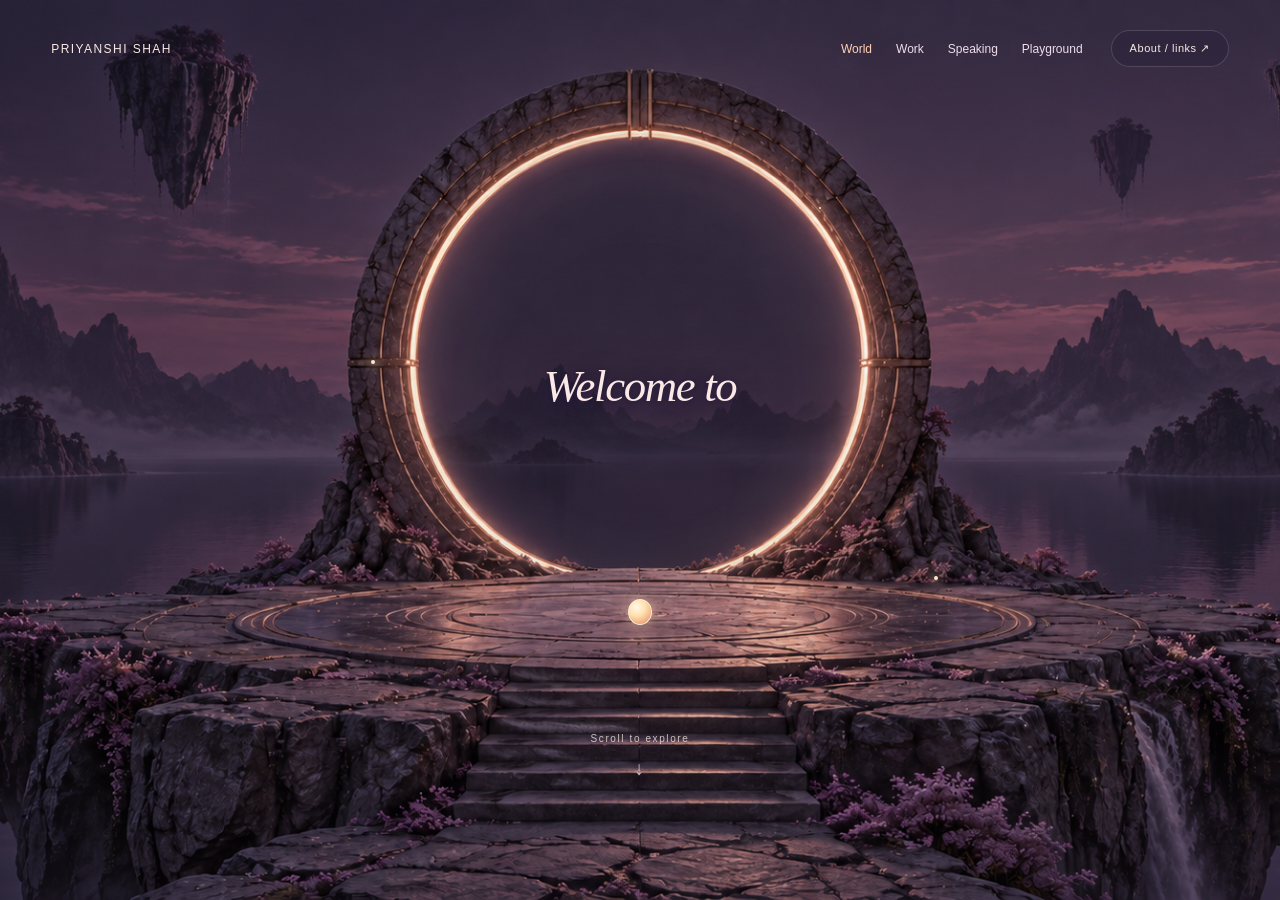
<file: implementation/index.html>
<!doctype html>
<html lang="en">
<head>
<meta charset="utf-8"><meta name="viewport" content="width=device-width,initial-scale=1">
<title>Priyanshi Shah — AI scientist, Speaker, Creator</title>
<meta name="description" content="Explore the world of Priyanshi Shah: AI scientist, Speaker and Creator working on agents, language models and AI evaluation.">
<link rel="canonical" href="https://priyanshi.info/">
<meta property="og:title" content="The World of Pri"><meta property="og:description" content="AI scientist, Speaker, Creator. Come explore."><meta property="og:type" content="website"><meta property="og:url" content="https://priyanshi.info/">
<script type="application/ld+json">{"@context":"https://schema.org","@type":"Person","name":"Priyanshi Shah","url":"https://priyanshi.info/","jobTitle":"Senior Applied Scientist","sameAs":["https://www.linkedin.com/in/priyanshishah-184/","https://www.instagram.com/ai.priyanshi/","https://github.com/Priyanshi-Shah"]}</script>
<style>
:root{color-scheme:dark;--cream:#fae9e5;--muted:#d4bfd5}*{box-sizing:border-box}body{margin:0;background:#211c33;color:var(--cream);font-family:Arial,Helvetica,sans-serif;overflow:hidden}button,a{-webkit-tap-highlight-color:transparent}button{font:inherit;color:inherit;cursor:pointer}button:focus-visible,a:focus-visible{outline:2px solid #ffd6b9;outline-offset:6px}#viewport{position:fixed;inset:0;overflow:hidden}#scene{position:absolute;transform-origin:center;will-change:transform;transition:transform 1.5s cubic-bezier(.2,.65,.2,1)}#scene img{width:100%;height:100%;display:block;object-fit:fill;pointer-events:none}#shade{position:fixed;inset:0;background:linear-gradient(180deg,#19162635,transparent 45%,#18132630);pointer-events:none}header{position:fixed;z-index:5;inset:0 0 auto;padding:30px 4%;display:flex;justify-content:space-between;align-items:center}.name{font-size:12px;letter-spacing:.12em;text-decoration:none;color:var(--cream)}.quiet{border:1px solid #ead5e22f;background:#241b354d;backdrop-filter:blur(15px);border-radius:30px;padding:11px 18px;font-size:11px;letter-spacing:.05em}.hero{position:fixed;z-index:3;top:17%;left:6%;transition:opacity .7s,transform .7s}h1{font:400 clamp(44px,5vw,80px)/1.1 Georgia,serif;letter-spacing:-.035em;margin:0 0 20px;text-shadow:0 2px 35px #281e4166}.subtitle{font-size:clamp(12px,1.2vw,17px);letter-spacing:.11em;color:#e9d4e7;margin:0}.explore{margin-top:28px;border:1px solid #fce2d366;border-radius:30px;background:#f6d7cce6;color:#392d43;padding:13px 24px;font-size:12px;letter-spacing:.07em;box-shadow:0 6px 30px #4b2c3922}.explore span{margin-left:22px}.entered .hero{opacity:0;transform:translateY(-15px);pointer-events:none}.spot{position:absolute;transform:translate(-50%,-50%);background:transparent;border:0;border-radius:40%;width:13%;height:19%;min-width:44px;min-height:44px}.spot .label{position:absolute;left:50%;top:95%;transform:translateX(-50%);white-space:nowrap;font-size:11px;letter-spacing:.05em;border:1px solid #e6c6d047;background:#211932a6;backdrop-filter:blur(10px);padding:9px 13px;border-radius:25px;transition:background .2s,box-shadow .2s}.spot .label:before{content:'';display:inline-block;width:4px;height:4px;background:#ffd5b7;border-radius:50%;margin-right:8px;box-shadow:0 0 8px #fbbf99}.spot:hover .label,.spot:focus-visible .label{background:#735267d9;box-shadow:0 0 28px #efc1a62e}.spot:hover{background:radial-gradient(ellipse,#ffe3b512,transparent 65%)}footer{position:fixed;z-index:5;bottom:25px;left:4%;right:4%;display:flex;justify-content:space-between;align-items:center;gap:18px}.hint{font-size:10px;letter-spacing:.15em;color:#ecd8e6;text-shadow:0 1px 9px #271b36}.index{font-size:9px;letter-spacing:.16em;color:#d9c2d7}#mobileNav{display:none}.orb{position:fixed;width:6px;height:6px;border-radius:50%;background:#ffe2c6;box-shadow:0 0 10px 3px #ffc4a575,0 0 35px 9px #ffa99525;pointer-events:none;z-index:2;left:51%;top:75%;transition:opacity .2s;opacity:.8}dialog{color:var(--cream);background:#261e35ed;backdrop-filter:blur(25px);border:1px solid #e5bfd63d;border-radius:20px;max-width:440px;width:calc(100% - 36px);padding:35px;box-shadow:0 30px 100px #09051280}dialog.hover-card{position:fixed;inset:auto 4% 85px auto;margin:0;z-index:8;max-width:365px;padding:28px;pointer-events:auto}dialog.hover-card h2{font-size:29px}dialog.hover-card p{font-size:13px}dialog::backdrop{background:#100d2440;backdrop-filter:blur(4px)}dialog h2{font:400 34px Georgia,serif;margin:23px 0 16px}dialog p{font-size:14px;line-height:1.8;color:#dfcfdf}dialog a{color:#ffd1b6;font-size:13px;line-height:2}.close{float:right;border:0;background:none;font-size:22px;margin:-16px -10px 0 0}.links{display:flex;gap:16px;flex-wrap:wrap}.eyebrow{font-size:10px;letter-spacing:.2em;color:#eec7b4}.load-failed #scene{display:none}.load-failed .hero:after{content:'The scene could not load. You can still explore through About / links.';display:block;max-width:330px;margin-top:25px;font-size:13px;line-height:1.7}.load-failed .explore{display:none}@media(max-width:650px){header{padding:23px}.name{font-size:10px}.quiet{font-size:10px;padding:10px 13px}.hero{top:16%;left:7%}h1{font-size:44px}.subtitle{font-size:11px;letter-spacing:.06em}.explore{margin-top:22px}footer{bottom:21px;left:22px;right:22px}.index{display:none}.hint{font-size:9px;max-width:180px;line-height:1.8}.spot{display:none}#mobileNav{position:fixed;bottom:100px;left:20px;right:20px;display:flex;justify-content:center;gap:7px;z-index:4;flex-wrap:wrap}#mobileNav button{background:#241c36b8;border:1px solid #e8cdd645;backdrop-filter:blur(12px);border-radius:24px;padding:12px 14px;font-size:11px}.orb{display:none}}@media(prefers-reduced-motion:reduce){*{transition:none!important}.orb{display:none}}

.hero .welcome{font-size:clamp(12px,1.2vw,16px);letter-spacing:.12em;color:#e9d4e7;margin:0 0 12px}

/* A softly breathing world, with light and depth at each destination. */
#scene{transition:none;isolation:isolate}
.spot{z-index:2;isolation:isolate}
.spot .object-lift{position:absolute;inset:-30%;pointer-events:none;background-image:url('assets/pri-world-v3.png');background-repeat:no-repeat;opacity:0;transform:scale(1);filter:brightness(1);mask-image:radial-gradient(ellipse,black 28%,transparent 70%);transition:opacity .45s,transform .65s cubic-bezier(.2,.7,.2,1),filter .45s;z-index:-1}
.spot::after{content:'';position:absolute;inset:-20%;pointer-events:none;border-radius:50%;background:radial-gradient(ellipse,#ffe1b849, #eaa8f01c 40%,transparent 70%);opacity:0;transform:scale(.85);transition:opacity .4s,transform .65s;mix-blend-mode:screen;z-index:-1}
.spot:is(:hover,:focus-visible,.active) .object-lift{opacity:1;transform:scale(1.085);filter:brightness(1.16) saturate(1.07)}
.spot:is(:hover,:focus-visible,.active)::after{opacity:1;transform:scale(1.15)}
.spot .label{overflow:hidden;transition:transform .4s,background .4s,box-shadow .4s,border-color .4s}
.spot .label::after{content:'';position:absolute;inset:-70% -100%;background:linear-gradient(110deg,transparent 35%,#fff0d966 50%,transparent 65%);transform:translateX(-65%) rotate(8deg);pointer-events:none}
.spot:is(:hover,:focus-visible,.active) .label{transform:translateX(-50%) translateY(-7px) scale(1.06);background:#735267e6;border-color:#ffe3c99c;box-shadow:0 8px 30px #10091f55,0 0 32px #efc1a655}
.spot:is(:hover,:focus-visible,.active) .label::after{animation:shine 1.1s ease-out both}
@keyframes shine{to{transform:translateX(65%) rotate(8deg)}}
.motes{position:absolute;inset:0;pointer-events:none;overflow:hidden;z-index:1}
.motes i{position:absolute;left:var(--x);top:var(--y);width:3px;height:3px;border-radius:50%;background:#ffe1bf;box-shadow:0 0 12px 3px #ffc9b055;animation:float-light var(--duration) ease-in-out infinite alternate;animation-delay:var(--delay);opacity:.3}
@keyframes float-light{0%{transform:translate3d(-8px,12px,0);opacity:.15}50%{opacity:.7}100%{transform:translate3d(12px,-18px,0);opacity:.25}}
.explore,.quiet{transition:transform .3s,box-shadow .3s,background .3s}
.explore:hover{transform:translateY(-3px);box-shadow:0 8px 40px #ffd5b65c}
.quiet:hover{background:#73526780;transform:translateY(-2px)}
dialog[open]{animation:card-in .3s ease-out}
@keyframes card-in{from{opacity:0;transform:translateY(10px)}to{opacity:1;transform:translateY(0)}}
@media(max-width:650px){.motes i:nth-child(n+7){display:none}}
@media(prefers-reduced-motion:reduce){*,*::before,*::after{animation:none!important;transition:none!important}.motes{display:none}.spot:is(:hover,:focus-visible,.active) .object-lift{transform:none}.spot:is(:hover,:focus-visible,.active) .label{transform:translateX(-50%)}}

/* Glass story cards stay beside the destination that opened them. */
dialog{background:rgba(38,30,53,.57);backdrop-filter:blur(12px) saturate(1.18);-webkit-backdrop-filter:blur(12px) saturate(1.18);border-color:#f4dbe65c;box-shadow:0 18px 55px #10091f45,inset 0 1px 0 #fff2e51a}
dialog.anchored-card{position:fixed;inset:auto;margin:0;z-index:8;width:330px;max-width:calc(100vw - 32px);max-height:calc(100dvh - 100px);overflow:auto;padding:26px;pointer-events:auto}
dialog.anchored-card h2{font-size:28px;margin:20px 0 12px}
dialog.anchored-card p{font-size:14px;color:#f2e6f0;line-height:1.7}
dialog.anchored-card a{text-shadow:0 1px 8px #21132b}

/* Let the illustration remain visible through the story itself. */
dialog.anchored-card{background:rgba(33,24,46,.20);backdrop-filter:blur(3px);-webkit-backdrop-filter:blur(3px);border:1px solid #ffe9ed30;box-shadow:0 8px 28px #160d251a;padding:22px;text-shadow:0 2px 5px #160d25,0 0 14px #160d25b3}
dialog.anchored-card p{color:#fff3fa}
dialog.anchored-card h2{font-size:26px}

/* Readable frosted glass, centered on a generous object hit area. */
dialog.anchored-card{background:linear-gradient(145deg,rgba(61,45,75,.83),rgba(36,28,51,.76));backdrop-filter:blur(14px) saturate(1.12);-webkit-backdrop-filter:blur(14px) saturate(1.12);border:1px solid rgba(255,226,234,.25);box-shadow:0 16px 45px #140c294d,inset 0 1px 0 #fff0e51c;padding:26px;text-shadow:none;border-radius:20px}
dialog.anchored-card h2{font-size:28px;line-height:1.16;color:#fff0e9}
dialog.anchored-card p{color:#eee1ed;line-height:1.7}
dialog.anchored-card a{text-shadow:none}
.spot{width:19%;height:29%;border-radius:35%;cursor:pointer}
.spot .label{top:80%}
.hero{pointer-events:none}.hero .explore{pointer-events:auto}


.world-nav{display:flex;gap:24px;margin-left:auto;margin-right:28px;align-items:center}.world-nav a{color:#efdeec;font-size:12px;text-decoration:none}.world-nav a[aria-current=page]{color:#ffd1b6}
#journey{position:fixed;inset:0;z-index:4;background:#201b34;overflow:hidden}#journey[hidden]{display:none}.journey-view header{background:linear-gradient(#18162c66,transparent)}.journey-view .hero,.journey-view footer,.journey-view #mobileNav{visibility:hidden}.journey-view .orb{display:none}
.journey-scroll{position:absolute;inset:0;overflow-x:auto;overflow-y:hidden;scrollbar-width:none}.journey-scroll::-webkit-scrollbar{display:none}.journey-stage{position:relative;width:100%;height:100%;min-width:1100px;isolation:isolate}.journey-art{position:absolute;inset:0;width:100%;height:100%;object-fit:fill;z-index:-2}.journey-stage:after{content:'';position:absolute;inset:0;pointer-events:none;background:linear-gradient(#0d10231a,transparent 50%,#15112a20);z-index:-1}
.journey-intro{position:absolute;top:15%;left:0;right:0;text-align:center;pointer-events:none;padding:0 24px}.journey-intro .eyebrow{font-size:11px;letter-spacing:.2em}.journey-intro h1{font-family:Arial,Helvetica,sans-serif;font-weight:300;font-size:clamp(42px,4.8vw,72px);letter-spacing:-.025em;margin:18px 0 12px}.journey-intro p{font-size:clamp(13px,1.4vw,18px);letter-spacing:.045em;color:#dfcddd;margin:0}.journey-back{position:absolute;bottom:28px;left:4%;color:#f8ddcd;font-size:13px;text-decoration:none;z-index:3}.journey-note{position:absolute;right:4%;bottom:28px;margin:0;font-size:12px;letter-spacing:.05em;color:#edd6e4;pointer-events:none}
.journey-stop{position:absolute;left:var(--x);top:var(--y);width:var(--w);height:12%;transform:translate(-50%,-40%);border:0;background:transparent;border-radius:25%;padding:0;cursor:pointer}.journey-stop:after{content:'';position:absolute;inset:-10%;background:radial-gradient(ellipse,#ffcaa13b,transparent 68%);opacity:0;transition:opacity .3s;pointer-events:none}.journey-stop:is(:hover,:focus-visible,[aria-expanded=true]):after{opacity:1}.step-name{position:absolute;bottom:100%;left:50%;transform:translateX(-50%);color:#fff1e7;font-size:15px;white-space:nowrap;text-shadow:0 2px 12px #1b132a,0 1px 3px #1b132a;padding:9px 13px;border:1px solid transparent;border-radius:24px;transition:background .3s,border-color .3s}.journey-stop:is(:hover,:focus-visible,[aria-expanded=true]) .step-name{background:#49354f99;border-color:#ffe0c855}
.platform-light{position:absolute;left:50%;top:20%;width:10px;height:10px;transform:translate(-50%,-50%);border:1px solid #ffe2b5;border-radius:50%;background:#ffe3c68c;box-shadow:0 0 12px #ffbe88,0 0 30px #ffb88866;pointer-events:none}
.guide-ball{position:absolute;width:30px;height:30px;border-radius:50%;border:1px solid #fff2d6;background:radial-gradient(circle at 35% 25%,#fffbe9 0%,#ffe2bda6 25%,#ffc29b77 48%,#fff0ca 90%);box-shadow:inset -3px -4px 7px #ffb17d,0 0 16px 5px #ffcb9d88,0 0 45px #ffc69466;pointer-events:none;transform:translate(-50%,-100%);z-index:2;transition:left .85s cubic-bezier(.25,.7,.2,1),top .85s cubic-bezier(.25,.7,.2,1)}.guide-ball:after{content:'';position:absolute;left:-30%;right:-30%;top:120%;height:10px;border:1px solid #ffe5bb99;border-radius:50%;box-shadow:0 0 15px #ffcba8aa}
#journeyPanel{position:absolute;z-index:3;width:310px;max-height:42vh;overflow:auto;padding:24px;border:1px solid #f6d8e052;border-radius:16px;background:linear-gradient(140deg,#51405cdb,#2b223bcb);backdrop-filter:blur(12px);box-shadow:0 18px 45px #100c2633}#journeyPanel[hidden]{display:none}#journeyPanel h2{font:26px/1.18 Georgia;margin:12px 0}#journeyPanel p{font-size:14px;line-height:1.7;color:#eddfec;margin:0}#journeyPanel a{display:inline-block;margin-top:15px;color:#ffdbc0;font-size:13px}.chapter-close{float:right;border:0;background:none;font-size:22px;padding:0 0 8px 12px;color:#f3dfec}.journey-view #about{display:none}
.orb{width:20px;height:20px;border:1px solid #ffedd5;background:radial-gradient(circle at 30% 25%,#fff3d5,#ffc59b88 50%,#ffe5c2);opacity:1;box-shadow:0 0 18px 4px #ffca9b80,0 0 50px #ffc8a94a;transition:left .7s ease,top .7s ease,opacity .3s;transform:translate(-50%,-50%)}
#travel{position:fixed;inset:0;z-index:15;pointer-events:none;opacity:0;transition:opacity .25s;background:radial-gradient(ellipse at 32% 40%,#ffd9b100,transparent 65%)}#travel svg{width:100%;height:100%;overflow:visible}#travel path{fill:none;stroke:#ffe0b8;stroke-width:2;filter:drop-shadow(0 0 7px #ffc791);stroke-dasharray:1;stroke-dashoffset:1}#travel .guide-ball{left:50%;top:80%;transition:none}.travelling #travel{opacity:1}.travelling .hero,.travelling header,.travelling footer,.travelling #mobileNav,.travelling .orb{opacity:0;pointer-events:none}.travelling #viewport{transform-origin:32% 38%;animation:fly-in 1.2s cubic-bezier(.35,.05,.25,1) both}.travelling #travel path{animation:draw-trail 1s ease both}@keyframes draw-trail{to{stroke-dashoffset:0}}@keyframes fly-in{to{transform:scale(2.25);filter:blur(5px);opacity:.2}}
@media(prefers-reduced-motion:no-preference){.journey-view #journey{animation:world-arrive .85s ease-out}@keyframes world-arrive{from{opacity:0;transform:scale(1.06)}to{opacity:1;transform:scale(1)}}}
@media(max-width:650px){header{gap:15px}.world-nav{margin-right:0;gap:14px}.world-nav a{font-size:11px}.journey-stage{min-width:1050px}.journey-intro{top:14%;text-align:left;left:7%;right:7%;padding:0}.journey-intro h1{font-size:42px}.journey-intro p{max-width:290px;line-height:1.6;font-size:14px}.journey-intro .eyebrow{font-size:10px}.journey-note{bottom:60px;left:7%;right:auto;max-width:290px;line-height:1.6}.journey-back{left:7%;bottom:25px}#journeyPanel{position:fixed!important;left:18px!important;right:18px;top:auto!important;bottom:95px;width:auto;max-height:36vh;padding:20px}.step-name{font-size:14px}.orb{display:block}.journey-view .orb{display:none}}
@media(prefers-reduced-motion:reduce){#travel{display:none}.orb{display:none}.guide-ball{transition:none}.travelling #viewport{animation:none}}

/* One destination, one label. The guide supplies the invitation. */
.spot .label{font-size:13px;padding:10px 15px;overflow:visible}
.spot .label:before{display:none}
.spot .label:after{content:'↗';position:static;display:inline-block;background:none;inset:auto;margin-left:0;width:0;opacity:0;transform:translateX(-4px);animation:none!important;transition:width .25s,opacity .25s,transform .25s,margin .25s}
.spot:is(:hover,:focus-visible,.active) .label:after{width:12px;margin-left:10px;opacity:1;transform:none}
.orb{width:28px;height:28px;z-index:3;box-shadow:0 0 18px 5px #ffcc9aa6,0 0 60px 12px #ffbe9344}
.orb:after{content:'';position:absolute;inset:-9px;border:1px solid #ffdfb677;border-radius:50%;animation:guide-pulse 2.4s ease-out infinite}
@keyframes guide-pulse{0%{transform:scale(.75);opacity:.75}100%{transform:scale(1.5);opacity:0}}
#guideTrail{position:fixed;inset:0;width:100%;height:100%;z-index:2;pointer-events:none;opacity:.65;transition:opacity .5s}
#guideTrail path{fill:none;stroke:#ffdcad;stroke-width:1.5;filter:drop-shadow(0 0 5px #ffc297);stroke-dasharray:1;stroke-dashoffset:0}
.journey-view #guideTrail,.travelling #guideTrail{opacity:0}
@media(prefers-reduced-motion:reduce){#guideTrail,.orb{display:none}}

/* An autobiographical path, with an optional guided camera. */
.journey-stage{transition:transform 1.1s cubic-bezier(.25,.7,.2,1);transform-origin:50% 60%}
.journey-intro{transition:top .6s,opacity .6s}.journey-intro h1{font-size:clamp(38px,4.3vw,64px);transition:font-size .6s;margin:14px 0}.journey-intro p{font-size:16px;letter-spacing:.025em}.chapter-focused .journey-intro{top:11%}.chapter-focused .journey-intro h1{font-size:clamp(30px,3vw,45px)}.chapter-focused .journey-intro p{opacity:.6}
.step-name{display:flex;align-items:center;flex-direction:column;gap:10px;font-size:clamp(17px,1.5vw,22px);font-weight:500;line-height:1.2;padding:10px 14px;border-radius:14px}
.brand-plate{height:38px;width:132px;border-radius:7px;background:#fff;display:flex;align-items:center;justify-content:center;padding:8px 11px;box-shadow:0 4px 18px #16102330}.brand-plate img{max-width:100%;max-height:100%;object-fit:contain}.brand-plate.ucsd{background:#182b49;padding:8px}.brand-plate:has(img[src$="microsoft.jpg"]){padding:0 6px}.brand-plate img[src$="microsoft.jpg"]{max-height:38px;width:100%;object-fit:cover;object-position:center}
.research-symbol{display:grid;place-items:center;width:38px;height:38px;font-size:36px;color:#ffdfbb}.journey-stop[aria-expanded=true] .step-name{border-color:#ffe1bfaa;box-shadow:0 0 26px #f8c6942e}.journey-stop{transition:opacity .5s}.chapter-focused .journey-stop:not([aria-expanded=true]){opacity:.7}
.branch-paths{position:absolute;inset:0;width:100%;height:100%;pointer-events:none;z-index:-1}.branch-paths path{fill:none;stroke:#ffdbb0;stroke-width:1;stroke-dasharray:3 6;opacity:.6}.side-stop{height:9%;z-index:1}.mini-stone{position:absolute;left:0;right:0;top:25%;height:32%;background:linear-gradient(155deg,#99758c,#382c47);transform:skew(-20deg);border:1px solid #e0b3b879;box-shadow:4px 7px 0 #261f35,0 12px 22px #140d2644}.side-stop .step-name{font-size:15px;bottom:95%;padding:7px 10px;gap:5px}.side-stop small{font-size:11px;color:#ddbfce;font-weight:400}.side-stop .platform-light{top:24%;width:7px;height:7px}
#journeyPanel{width:340px;padding:23px;max-height:47vh}#journeyPanel h2{font-size:27px;margin:12px 0 10px}#journeyPanel p{font-size:15px;line-height:1.6}#journeyCategory{font-size:10px;max-width:90%;line-height:1.5}#chapterBrand{margin-top:12px}#chapterBrand:empty{display:none}#chapterBrand .brand-plate{width:138px;height:35px}#journeyPanel a{font-size:12px;margin-top:14px}.chapter-tags{display:flex;flex-wrap:wrap;gap:6px;margin-top:14px}.chapter-tags span{font-size:11px;border:1px solid #e9c3d336;border-radius:16px;padding:5px 9px;color:#f4d5df}
.tour-controls{position:absolute;bottom:24px;left:50%;transform:translateX(-50%);z-index:4;display:flex;align-items:center;gap:15px;white-space:nowrap;background:#2b223cd9;border:1px solid #f0c9d23b;border-radius:30px;padding:12px 18px 15px;backdrop-filter:blur(15px);overflow:hidden}.tour-controls button{border:0;background:none;color:#ffe2cb;font-size:12px;padding:3px;min-height:24px}.tour-controls button:hover{color:white}#tourStatus{font-size:12px;color:#dfcbdc;min-width:110px;text-align:center}.tour-progress{position:absolute;bottom:0;left:0;right:0;height:2px;background:#ffdebb18}.tour-progress span{display:block;width:100%;height:100%;background:#ffd4a7;transform:scaleX(0);transform-origin:left}
@media(max-width:650px){.journey-intro h1{font-size:34px;max-width:320px}.journey-intro p{font-size:13px;max-width:310px}.chapter-focused .journey-intro h1{font-size:29px}.chapter-focused .journey-intro{top:12%}.step-name{font-size:19px}.brand-plate{width:115px;height:33px}.tour-controls{bottom:65px;width:calc(100% - 36px);justify-content:space-between;gap:8px;padding:9px 13px 12px}#tourStatus{min-width:0;font-size:11px}.tour-controls button{font-size:11px}#journeyPanel{bottom:125px;max-height:35vh}.journey-back{bottom:25px}.side-stop .step-name{font-size:15px}.chapter-focused .journey-intro p{display:none}}
@media(prefers-reduced-motion:reduce){.journey-stage,.journey-intro,.journey-intro h1{transition:none!important}}

/* Short impact beats during the tour; details only on demand. */
#impactCue{position:absolute;z-index:4;left:50%;top:27%;transform:translateX(-50%);width:min(620px,85vw);text-align:center;pointer-events:none;text-shadow:0 2px 12px #171226}
#impactCue[hidden]{display:none}#impactCompany{display:block;font-size:11px;letter-spacing:.16em;color:#f0c9b8;margin-bottom:9px}#impactTitle{display:block;font-size:clamp(22px,2.4vw,34px);font-weight:500;line-height:1.2;color:#fff0df}#impactBrief{display:block;font-size:14px;line-height:1.5;color:#e7d6e5;margin:8px auto 0;max-width:530px}
.chapter-focused .journey-intro{top:10%}.chapter-focused .journey-intro h1{font-size:clamp(25px,2.5vw,36px)}.chapter-focused .journey-intro p{display:none}.step-name{font-size:clamp(16px,1.5vw,21px);line-height:1.3;max-width:220px;text-align:center}.chapter-focused .journey-stop:not(.group-active){opacity:.32}.journey-stop.group-active{opacity:1}.journey-stop.impact-stop[hidden]{display:none}.side-stop:not(.impact-stop){display:none}.branch-paths{display:none}
.impact-stop{height:8%;z-index:2}.impact-stop .step-name{font-size:14px;font-weight:500;width:160px;white-space:normal;bottom:95%;padding:7px 9px;gap:4px}.impact-stop .mini-stone{height:32%;background:linear-gradient(145deg,#b18b9c,#4a3457);border-color:#ffd4b777}.impact-stop .platform-light{top:25%}.impact-stop[aria-current=true] .mini-stone{box-shadow:4px 7px 0 #35233d,0 0 35px #ffd19a77}.impact-stop[aria-current=true] .step-name{background:#49364dcc;border-color:#ffe5c57a}.journey-stage{transition:transform 1.2s cubic-bezier(.25,.7,.2,1)}#journeyBall{transition:none;will-change:left,top;z-index:4}
#journeyPanel{position:fixed;left:50%!important;top:50%!important;transform:translate(-50%,-50%);width:min(380px,calc(100vw - 36px));max-height:70vh;z-index:8;padding:25px;background:linear-gradient(140deg,#51405cf2,#2b223bee)}#journeyPanel h2{font-family:Arial,Helvetica,sans-serif;font-size:25px;font-weight:500}body.details-open #impactCue{visibility:hidden}
@media(max-width:650px){#impactCue{top:25%;width:88vw}#impactTitle{font-size:23px}#impactBrief{font-size:13px}.chapter-focused .journey-intro h1{font-size:27px}.impact-stop .step-name{font-size:14px}#journeyPanel{bottom:auto!important;max-height:62vh}.step-name{font-size:18px}}

/* Four readable chapters, one short continuous tour. */
.journey-stage{min-width:1000px;transition:transform 1.25s cubic-bezier(.22,.65,.3,1)}.journey-intro{top:14%;transition:opacity .5s}.journey-intro h1{font-size:clamp(35px,4.2vw,64px);font-weight:300}.journey-intro p{font-size:16px}.chapter-focused .journey-intro{opacity:0;pointer-events:none}
.step-name{font-size:clamp(14px,1.35vw,19px);gap:7px;font-weight:400;white-space:nowrap;max-width:none}.step-name small{font-size:12px;color:#f0dae6}.brand-plate{width:137px;height:37px}.chapter-focused .journey-stop{opacity:.45!important}.chapter-focused .journey-stop.group-active{opacity:1!important}.chapter-focused .journey-stop .step-name{opacity:0;visibility:hidden;pointer-events:none}.journey-stop .step-name{transition:opacity .6s}.journey-stop[aria-current=true]:after{opacity:1}
#impactCue{position:absolute;left:6%;top:24%;transform:none;width:min(420px,40vw);text-align:left;pointer-events:auto;text-shadow:0 2px 15px #1b152b;z-index:4}#impactCue h2{font:400 clamp(24px,2.7vw,39px)/1.18 Arial,sans-serif;letter-spacing:-.025em;margin:21px 0}#focusBrand .brand-plate{width:155px;height:39px}.focus-metric{display:flex;align-items:baseline;gap:14px;flex-wrap:wrap;margin:16px 0}#impactMetric{font-size:clamp(34px,4.5vw,64px);font-weight:400;line-height:1;color:#ffd3ad;letter-spacing:-.03em}#impactBrief{display:inline;font-size:16px;margin:0;color:#f5e3ef;max-width:250px}#focusTags{display:flex;gap:14px;flex-wrap:wrap;margin:22px 0;font-size:13px;color:#e4ccde}#focusTags span+span{border-left:1px solid #e6c8db66;padding-left:14px}#exploreChapter{background:#33273f80;border-radius:8px;font-size:13px;padding:12px 19px}
#researchLink{position:absolute;bottom:65px;left:4%;border:0;background:none;font-size:12px;color:#e7cfdf;padding:0}.tour-controls{left:auto;right:4%;transform:none;bottom:24px;background:#2b223caa}.tour-controls button{font-size:12px}#tourStatus:empty{display:none}.journey-back{bottom:26px}
#journeyPanel{position:fixed;inset:0!important;margin:auto;transform:none!important;width:min(430px,calc(100vw - 36px));max-height:75vh;height:fit-content;padding:30px;z-index:20}#journeyPanel:not([open]){display:none}#journeyPanel::backdrop{background:#120d2770;backdrop-filter:blur(5px)}#journeyPanel h2{font:400 28px/1.25 Arial,sans-serif;margin:20px 0 14px}#journeyPanel p{font-size:15px;line-height:1.7}#journeyCategory{margin-top:20px;font-size:10px;line-height:1.5}#chapterTags{display:block;margin:18px 0;padding-left:20px;color:#ecd9e7;font-size:14px;line-height:1.8}#journeyPanel a{font-size:13px}.journey-quick{display:none}
@media(max-width:650px){.journey-stage{min-width:900px}.journey-intro{top:12%}.journey-intro h1{font-size:33px;max-width:330px}.journey-intro p{font-size:13px;max-width:310px}.journey-quick{position:absolute;top:35%;left:6%;right:6%;display:grid;grid-template-columns:1fr 1fr;gap:12px}.journey-quick button{text-align:left;border:1px solid #eed1dc3d;border-radius:12px;background:#31243dcc;backdrop-filter:blur(10px);padding:15px 12px;color:#f5e3ed;display:flex;flex-direction:column;gap:8px}.journey-quick strong{font-size:14px}.journey-quick span{font-size:13px}.journey-quick small{font-size:11px;line-height:1.5;color:#ddc4d8}.chapter-focused .journey-quick{display:none}.journey-stage .step-name{opacity:0!important}#impactCue{left:7%;top:19%;width:85%}#impactCue h2{font-size:29px;max-width:330px}#impactMetric{font-size:48px}#impactBrief{font-size:15px}#focusTags{font-size:12px;margin:16px 0}.tour-controls{bottom:70px;left:6%;right:6%;width:auto}.journey-back{bottom:24px;left:6%}#researchLink{bottom:120px;left:6%}#journeyPanel{bottom:0!important;max-height:75vh}}

/* Small chapter markers retain context without competing with the story. */
.context-logo{position:absolute;top:108%;left:50%;transform:translateX(-50%);opacity:0;visibility:hidden;pointer-events:none;transition:opacity .4s}
.context-logo .brand-plate{width:96px;height:28px;padding:6px 8px;box-shadow:0 3px 14px #15102640}.context-logo .brand-plate.ucsd{padding:6px}.context-logo .brand-plate:has(img[src$="microsoft.jpg"]){padding:0 4px}.context-logo .brand-plate img[src$="microsoft.jpg"]{max-height:28px}
.chapter-focused .journey-stop.visited{opacity:1!important}.chapter-focused .journey-stop.visited .context-logo{opacity:.85;visibility:visible}
@media(max-width:650px){.context-logo .brand-plate{width:88px;height:26px}}

#contentWorld{position:fixed;inset:0;z-index:4;overflow:auto;background:#241e37}#contentWorld[hidden]{display:none}.content-art{position:absolute;inset:0;width:100%;height:100%;object-fit:fill;pointer-events:none}.content-view .hero,.content-view footer,.content-view #mobileNav,.content-view .orb,.content-view #guideTrail{visibility:hidden}.content-view header #about{display:none}.content-intro{position:absolute;top:13%;left:7%;right:7%;text-align:center}.content-intro h1{font:300 clamp(40px,4.4vw,68px)/1.1 Arial,sans-serif;letter-spacing:-.02em;margin:12px 0}.content-intro p{font-size:15px;letter-spacing:.05em;color:#e2cddd;margin:16px 0}.content-intro a{color:#ffd8c0;font-size:13px;text-decoration:none}
.clip-gallery{position:absolute;left:7%;width:55%;top:32%;display:grid;grid-template-columns:repeat(3,minmax(0,1fr));gap:20px;align-items:start;perspective:1200px}.clip-card{position:relative;min-width:0;aspect-ratio:9/16;border:1px solid #f2d6e378;border-radius:14px;overflow:hidden;background:linear-gradient(145deg,#332648d9,#a7759470,#49335bda);box-shadow:0 24px 45px #100d274a,0 1px 0 #fff1d82e inset;transition:transform .4s,box-shadow .4s}.clip-card:nth-child(2){margin-top:16px;background:linear-gradient(150deg,#f1ba9455,#40304fea 40%,#886089bb)}.clip-card:nth-child(3){margin-top:32px;background:linear-gradient(160deg,#231d43db,#ba7d9655,#343051dd)}.clip-card:hover{transform:translateY(-7px);box-shadow:0 20px 55px #ffcfa92f}.clip-card video{width:100%;height:100%;object-fit:cover;display:block}.clip-card video[hidden]{display:none}.clip-placeholder{position:absolute;inset:0;display:flex;align-items:center;justify-content:center;flex-direction:column;gap:14px;background:radial-gradient(ellipse at 25% 25%,#ffcba330,transparent 60%);backdrop-filter:blur(8px);color:#ebd8e9}.clip-placeholder span{font:300 42px Georgia;opacity:.65}.clip-placeholder p{font-size:12px;letter-spacing:.08em;margin:0}.clip-placeholder[hidden]{display:none}.clip-status{position:absolute;left:12px;top:12px;font-size:10px;letter-spacing:.12em;color:#f5d3bf;background:#2e223e99;border-radius:20px;padding:7px 9px;pointer-events:none}.clip-source{position:absolute;right:12px;top:12px;z-index:2;color:#fff1df;font-size:13px;background:#2e223eaa;padding:7px 9px;border-radius:20px;text-decoration:none}.content-bottom{position:absolute;bottom:28px;left:4%;right:4%;display:flex;justify-content:space-between;align-items:center;gap:20px}.content-bottom a{font-size:13px;color:#f9dbc7;text-decoration:none}.content-bottom button{border:1px solid #f0cad54d;background:#30253ac7;border-radius:25px;padding:11px 16px;font-size:12px}.content-bottom button[hidden]{display:none}
@media(prefers-reduced-motion:no-preference){.content-view #contentWorld{animation:world-arrive .8s ease-out}}
@media(max-width:650px){.world-nav{gap:12px}.name{font-size:9px}#contentWorld{min-height:100dvh}.content-art{position:fixed;object-fit:cover;object-position:65% center;opacity:.8}.content-intro{top:105px;text-align:left}.content-intro h1{font-size:42px}.content-intro p{font-size:13px;line-height:1.6;max-width:270px}.clip-gallery{position:relative;top:auto;left:auto;width:auto;margin:290px 7% 100px;grid-template-columns:repeat(3,210px);overflow-x:auto;padding:10px 0 35px;gap:16px;scroll-snap-type:x mandatory}.clip-card{scroll-snap-align:center}.clip-card:nth-child(n){margin-top:0}.content-bottom{position:relative;bottom:auto;margin:20px 7% 30px;left:auto;right:auto;flex-wrap:wrap}}

/* Instagram posts remain real embeds, with direct links always available. */
.clip-gallery{width:62%;top:34%;display:flex;align-items:flex-start;overflow-x:auto;scroll-snap-type:x mandatory;padding:4px 2px 18px;gap:20px;scrollbar-width:thin;scrollbar-color:#e4baca66 transparent}.clip-card.instagram-card{flex:0 0 326px;width:326px;height:min(480px,57vh);min-height:360px;aspect-ratio:auto;margin-top:0!important;scroll-snap-align:start;background:#fff;box-shadow:0 14px 35px #1b112b55}.instagram-card:hover{transform:none}.instagram-card iframe{width:100%;height:calc(100% - 40px);border:0;display:block;background:white}.instagram-card .clip-source{position:absolute;left:0;right:0;top:auto;bottom:0;height:40px;display:flex;justify-content:center;align-items:center;border-radius:0;background:#392b47;color:#ffe1c9;font-size:12px;text-decoration:none}.clip-nav{position:absolute;left:7%;top:28.5%;width:62%;display:flex;justify-content:space-between;align-items:center;font-size:12px;color:#f5dbe8}.clip-nav div{display:flex;gap:9px}.clip-nav button{width:36px;height:32px;border:1px solid #f3cdd74d;border-radius:20px;background:#3727409c;font-size:17px}.content-intro{top:11%}.content-intro h1{font-size:clamp(38px,4vw,60px)}
@media(max-width:650px){.content-intro{top:105px}.clip-nav{position:relative;top:auto;left:auto;width:auto;margin:285px 7% 0}.clip-gallery{position:relative;top:auto;left:auto;width:auto;margin:16px 7% 30px;display:flex}.clip-card.instagram-card{flex-basis:min(326px,86vw);width:min(326px,86vw);height:480px;min-height:0}.content-bottom{margin-top:20px}.content-intro h1{font-size:42px}}
@media(min-width:651px) and (max-height:700px){#contentWorld{min-height:740px}.clip-card.instagram-card{height:410px}.content-art{height:740px}}

/* A full-width, vertically scrolling collection. */
#contentWorld{overflow-y:auto;overflow-x:hidden;min-height:0!important;scroll-behavior:smooth;background:#241e37}.content-art{position:absolute;top:0;left:0;width:100%;height:740px;object-fit:cover;object-position:center top;opacity:.8;mask-image:linear-gradient(black 45%,transparent 100%);pointer-events:none}.content-intro{position:relative;top:auto;left:auto;right:auto;padding:125px 7% 42px;text-align:center}.content-intro h1{font-size:clamp(40px,4.6vw,68px)}.content-intro p{max-width:none}.clip-nav{position:relative;top:auto;left:auto;width:auto;max-width:1250px;margin:0 auto;padding:18px 30px;color:#efd7e3}.clip-gallery{position:relative;top:auto;left:auto;display:grid;grid-template-columns:repeat(3,minmax(0,1fr));width:auto;max-width:1250px;margin:0 auto;padding:0 30px 45px;gap:28px;overflow:visible;scroll-snap-type:none;perspective:none}.clip-card.instagram-card{width:100%;height:570px;min-height:0;min-width:0;flex:none;margin:0!important;scroll-snap-align:none;border-color:#edc4d457}.instagram-card iframe{height:calc(100% - 40px)}.content-cta{position:relative;text-align:center;padding:38px 24px 65px}.content-cta p{font:400 clamp(27px,3vw,40px) Georgia;color:#f7e4e8;margin:0 0 25px}.content-cta a{display:inline-block;padding:16px 25px;border:1px solid #ffe4c780;border-radius:28px;background:#f4d1bf;color:#35283e;text-decoration:none;font-size:14px;box-shadow:0 10px 35px #100a2529;transition:transform .2s}.content-cta a:hover{transform:translateY(-3px)}.content-bottom{position:relative;bottom:auto;left:auto;right:auto;margin:0;padding:0 5% 30px}
@media(max-width:1050px){.clip-gallery{grid-template-columns:repeat(2,minmax(0,1fr));max-width:850px}.clip-nav{max-width:850px}}
@media(max-width:650px){.content-intro{padding:110px 7% 28px;text-align:left}.content-intro h1{font-size:42px}.content-art{position:absolute;height:650px;object-position:65% top}.clip-nav{padding:12px 20px;margin:0}.clip-gallery{grid-template-columns:1fr;max-width:450px;padding:0 20px 25px;gap:24px;margin:0 auto}.clip-card.instagram-card{width:100%;height:560px;flex:none}.content-cta{padding:25px 20px 50px}.content-cta a{font-size:13px;padding:15px 20px}.content-bottom{padding:0 20px 28px}}
@media(prefers-reduced-motion:reduce){#contentWorld{scroll-behavior:auto}}

.instagram-card{background:#30263e!important}.instagram-card iframe{opacity:0;background:transparent;transition:opacity .25s}.instagram-card.embed-ready iframe{opacity:1}.embed-state{position:absolute;inset:0 0 40px;display:flex;align-items:center;justify-content:center;padding:35px;text-align:center;color:#efdae6;background:radial-gradient(ellipse at top,#71526d55,#2d233c);font-size:14px;line-height:1.7;pointer-events:none}.embed-state[hidden]{display:none}.instagram-card .clip-source{left:90px;border-left:1px solid #e5c1d329}.embed-reload{position:absolute;bottom:0;left:0;height:40px;width:90px;background:#392b47;color:#ffe1c9;border:0;font-size:12px;z-index:3}.embed-reload:hover{background:#5a3c61}.content-view header{background:linear-gradient(#211a32f0,#211a32b3);backdrop-filter:blur(10px)}

#playgroundBall{position:absolute;z-index:4;width:20px;height:20px;pointer-events:none;transition:none;opacity:0;transform:translate(-50%,-100%);box-shadow:0 0 14px 3px #ffd7a899,0 0 35px #ffc6a455}#playgroundBall:after{height:5px;top:115%;left:-20%;right:-20%}.clip-card.guide-selected{border-color:#ffe0b5;box-shadow:0 0 24px #ffd2a329,0 14px 35px #1b112b55}

.playground-trail{position:absolute;width:6px;height:6px;border-radius:50%;background:#ffe1b8;box-shadow:0 0 10px 2px #ffd09d77;pointer-events:none;z-index:3;transform:translate(-50%,-50%);animation:trail-vanish .8s ease-out forwards}
@keyframes trail-vanish{from{opacity:.8;scale:1}to{opacity:0;scale:.15}}
@media(prefers-reduced-motion:reduce){.playground-trail{display:none}}

#playgroundBall{position:fixed;z-index:7;width:16px;height:16px;transform:translate(-50%,-50%)}#playgroundBall:after{display:none}.playground-trail{z-index:6}.clip-card.guide-selected{border-color:#ffe3b5;box-shadow:0 0 0 1px #ffdbb360,0 0 28px #ffc99540,0 14px 35px #1b112b55}
</style><link rel="stylesheet" href="speaking.css"><link rel="stylesheet" href="portals.css"><link rel="stylesheet" href="work.css?v=water-depth-22">
<link rel="stylesheet" href="work-terrace.css?v=11"><link rel="stylesheet" href="entrance.css?v=7"><link rel="stylesheet" href="world-flow.css?v=7"></head><body>
<div id="viewport"><div id="scene"><img src="assets/pri-world-v3.png" alt="" fetchpriority="high" id="art"><button class="spot" style="left:42%;top:57%" data-story="work" aria-label="Explore AI and work"><span class="label">Work</span></button><button class="spot" style="left:59%;top:39%" data-story="speaking" aria-label="Explore speaking"><span class="label">Speaking</span></button><button class="spot" style="left:89%;top:50%" data-story="content" aria-label="Explore Playground"><span class="label">Playground</span></button><button class="spot" style="left:15.5%;top:63%" data-story="life" aria-label="Explore beyond the screen"><span class="label">Life</span></button></div></div><div id="shade"></div><div class="orb" aria-hidden="true"></div>
<svg id="guideTrail" aria-hidden="true"><path id="guidePath" pathLength="1" /></svg><header><a class="name" href="/">PRIYANSHI SHAH</a><nav class="world-nav" aria-label="Main navigation"><a href="#world" id="navWorld">World</a><a href="#work/journey" id="navJourney">Work</a><a href="#speaking" id="navSpeaking">Speaking</a><a href="#content" id="navContent">Playground</a></nav><button class="quiet" id="about">About / links ↗</button></header>
<main><section class="hero" aria-labelledby="title"><div class="entry-depth" aria-hidden="true"><div class="portal-camera"><div class="portal-landscape"></div><div class="portal-light"></div><div class="portal-guide"></div><div class="portal-spark spark-one"></div><div class="portal-spark spark-two"></div><div class="portal-spark spark-three"></div></div></div><h1 id="title" aria-label="Welcome to the world of Pri"><span class="film-line" aria-hidden="true">Welcome to</span></h1><p class="sr-only">AI Scientist, Speaker, Creator.</p><button class="explore" id="enter">Scroll to explore <span aria-hidden="true">↓</span></button></section><nav id="mobileNav" aria-label="Explore the world"><button data-story="work">Work</button><button data-story="speaking">Speaking</button><button data-story="content">Playground</button><button data-story="life">Life</button></nav></main>
<footer><span class="index">WHERE CURIOSITY MEETS TECH</span><span class="hint" id="hint">Choose an object · Click to explore</span><button class="quiet" id="reset" hidden>Back to the view ↗</button></footer>

<section id="journey" hidden aria-labelledby="journeyTitle"><div class="journey-scroll"><div class="journey-stage"><img class="journey-art" src="assets/journey-four-world.png" alt="" decoding="async"><div class="journey-platforms" aria-label="Explore my career"><button class="journey-stop" id="step-speech" data-step="speech" style="--x:23%;--y:70%;--w:26%" aria-label="Explore Thoughtworks: Open-source ASR" aria-controls="impactCue"><span class="step-name"><span class="brand-plate "><img src="assets/brands/thoughtworks.svg" alt="Thoughtworks"></span><span>Open-source ASR</span><small>23 Indic languages</small></span><span class="platform-light" aria-hidden="true"></span></button><button class="journey-stop" id="step-education" data-step="education" style="--x:46%;--y:62%;--w:17%" aria-label="Explore UC San Diego: MS Data Science" aria-controls="impactCue"><span class="step-name"><span class="brand-plate ucsd"><img src="assets/brands/ucsd.png" alt="UC San Diego"></span><span>MS Data Science</span><small>StartR winner · MicroMBA</small></span><span class="platform-light" aria-hidden="true"></span></button><button class="journey-stop" id="step-health" data-step="health" style="--x:65%;--y:57%;--w:12%" aria-label="Explore Ziva Health: AI & product leadership" aria-controls="impactCue"><span class="step-name"><span class="brand-plate "><img src="assets/brands/ziva.png" alt="Ziva Health"></span><span>AI & product leadership</span><small>Health AI</small></span><span class="platform-light" aria-hidden="true"></span></button><button class="journey-stop" id="step-agents" data-step="agents" style="--x:83%;--y:54%;--w:11%" aria-label="Explore Microsoft: Agents · Models" aria-controls="impactCue"><span class="step-name"><span class="brand-plate "><img src="assets/brands/microsoft.jpg" alt="Microsoft"></span><span>Agents · Models</span><small>Evaluation</small></span><span class="platform-light" aria-hidden="true"></span></button></div><div id="journeyBall" class="guide-ball" aria-hidden="true" style="left:23%;top:68%"></div></div></div>
<div class="journey-intro"><div class="eyebrow">WORLD / AI &amp; WORK</div><h1 id="journeyTitle" tabindex="-1">Building what’s next in AI.</h1><p>Research depth. Product thinking. Real-world impact.</p></div>
<div id="impactCue" hidden><div id="focusBrand"></div><h2 id="impactTitle"></h2><div class="focus-metric"><strong id="impactMetric"></strong><span id="impactBrief"></span></div><div id="focusTags"></div><button class="quiet" id="exploreChapter">Explore work ↗</button></div>
<nav class="journey-quick" aria-label="Career chapters"><button data-quick="speech"><strong>Thoughtworks</strong><span>Open-source ASR</span><small>23 Indic languages</small></button><button data-quick="education"><strong>UC San Diego</strong><span>MS Data Science</span><small>StartR winner · MicroMBA</small></button><button data-quick="health"><strong>Ziva Health</strong><span>AI & product leadership</span><small>Health AI</small></button><button data-quick="agents"><strong>Microsoft</strong><span>Agents · Models</span><small>Evaluation</small></button></nav><a class="world-portal portal-back work-back" href="#world" aria-label="Back to World"><span class="portal-scene portal-world" aria-hidden="true"></span><span class="portal-arc" aria-hidden="true"></span><span class="portal-ground" aria-hidden="true"></span><span class="portal-label">Back to World</span></a><a class="world-portal work-next" href="#speaking" aria-label="Speaking"><span class="portal-scene portal-speaking" aria-hidden="true"></span><span class="portal-arc" aria-hidden="true"></span><span class="portal-ground" aria-hidden="true"></span><span class="portal-label">Speaking</span></a><button id="researchLink">Check out my research ↗</button><div class="tour-controls" role="group" aria-label="Guided journey"><button id="tourToggle">▶ Play 15-second tour</button><span id="tourStatus" role="status" aria-live="polite"></span><button id="tourOverview" hidden>Skip tour ↗</button><div class="tour-progress" aria-hidden="true"><span id="tourProgress"></span></div></div>
<dialog id="journeyPanel" aria-labelledby="journeyHeading"><button class="chapter-close" aria-label="Close details">×</button><div id="chapterBrand"></div><div class="eyebrow" id="journeyCategory"></div><h2 id="journeyHeading"></h2><p id="journeyCopy"></p><ul id="chapterTags"></ul><a href="https://www.linkedin.com/in/priyanshishah-184/" target="_blank" rel="noopener noreferrer">More about my work ↗</a></dialog></section>
<section id="contentWorld" hidden aria-labelledby="contentTitle"><img class="content-art" src="assets/content-world.png" alt="" decoding="async"><div class="content-intro"><div class="eyebrow">WORLD / PLAYGROUND</div><h1 id="contentTitle" tabindex="-1">Learning, out loud.</h1><p>Ideas, experiments and explorations.</p><a href="https://www.instagram.com/ai.priyanshi/" target="_blank" rel="noopener noreferrer">@ai.priyanshi ↗</a></div><div class="clip-nav"><span>Selected from @ai.priyanshi</span></div><div class="clip-gallery" aria-label="Selected Instagram posts"></div><div id="playgroundBall" class="guide-ball" aria-hidden="true"></div><div class="content-cta"><p>Keep learning with me.</p><a href="https://www.instagram.com/ai.priyanshi/" target="_blank" rel="noopener noreferrer">Follow @ai.priyanshi on Instagram ↗</a></div><nav class="content-portals" aria-label="Continue exploring"><a class="world-portal portal-back" href="#speaking" aria-label="Speaking"><span class="portal-scene portal-speaking" aria-hidden="true"></span><span class="portal-arc" aria-hidden="true"></span><span class="portal-ground" aria-hidden="true"></span><span class="portal-label">Speaking</span></a><a class="world-portal portal-next" href="#world" aria-label="World"><span class="portal-scene portal-world" aria-hidden="true"></span><span class="portal-arc" aria-hidden="true"></span><span class="portal-ground" aria-hidden="true"></span><span class="portal-label">World</span></a></nav><div class="content-bottom"><button id="clipPlayback" hidden>Pause clips</button></div></section>
<section id="speakingWorld" hidden aria-labelledby="speakingTitle">
<div class="speaking-background" aria-hidden="true"><div class="speaking-landscape"></div></div><div class="speaking-stage">
<svg class="speaking-path" aria-hidden="true"><path/></svg><div id="speakingBall" class="guide-ball" aria-hidden="true"></div>
<div class="speaking-hero"><div class="speaking-copy"><h1 id="speakingTitle" tabindex="-1">Ideas worth sharing.</h1><p>AI, people, and what comes next.</p></div></div>
<h2 class="archive-title">The Island Archive</h2><div class="speaking-gallery" aria-label="Speaking gallery"></div>
<section class="event-world" aria-labelledby="eventTitle"><div class="event-mist" aria-hidden="true"></div><div class="event-heading"><span class="eyebrow">PEOPLE / IDEAS / POSSIBILITIES</span><h2 id="eventTitle">Where curiosity takes me.</h2><p>Research, builders, and the people in between.</p></div><div class="event-constellation" aria-label="Events and connections"></div></section><div class="speaking-end"><a class="speak-invite" href="https://www.linkedin.com/in/priyanshishah-184/" target="_blank" rel="noopener noreferrer">Connect with me</a><nav class="speaking-portals" aria-label="Continue exploring"><a class="world-portal portal-back" href="#work/journey" aria-label="Work"><span class="portal-scene portal-work" aria-hidden="true"></span><span class="portal-arc" aria-hidden="true"></span><span class="portal-ground" aria-hidden="true"></span><span class="portal-label">Work</span></a><a class="world-portal portal-next" href="#content" aria-label="Playground"><span class="portal-scene portal-playground" aria-hidden="true"></span><span class="portal-arc" aria-hidden="true"></span><span class="portal-ground" aria-hidden="true"></span><span class="portal-label">Playground</span></a></nav></div>
</div></section>
<dialog id="speakingViewer" aria-label="Speaking event photos"><div class="speaker-viewer-controls"><h2></h2><button data-close aria-label="Close photo gallery">Close</button></div><img alt=""><div class="speaker-viewer-controls"><button data-direction="-1">Previous</button><output aria-live="polite"></output><button data-direction="1">Next</button></div></dialog>
<div id="travel" aria-hidden="true"><svg><path pathLength="1" id="travelPath" /></svg><div class="guide-ball" id="travelBall"></div></div>
<dialog id="detail" aria-labelledby="detailTitle"><button class="close" aria-label="Close introduction">×</button><div class="eyebrow" id="category"></div><h2 id="detailTitle"></h2><p id="detailText"></p><div class="links" id="detailLinks"></div></dialog>
<script>
const detail=document.querySelector('#detail');let storyAnchor=null;
const stories={work:{category:'THE SCIENTIST',title:'Building with curiosity.',text:'I’m a Senior Applied Scientist at Microsoft, working on AI agents, language models and evaluation. My journey has taken me through speech AI and healthcare AI.',links:[['Explore my work on LinkedIn','https://www.linkedin.com/in/priyanshishah-184/']]},speaking:{category:'THE SPEAKER',title:'Ideas, shared out loud.',text:'Talks and conversations about AI, healthcare and careers in STEM.',links:[['Connect about speaking','https://www.linkedin.com/in/priyanshishah-184/']]},content:{category:'THE CREATOR',title:'Learning. Then sharing.',text:'AI ideas and things I’m learning. Find me at ai.priyanshi.',links:[['Visit ai.priyanshi','https://www.instagram.com/ai.priyanshi/']]},life:{category:'OFF THE CLOCK',title:'A matcha. A new perspective.',text:'Matcha, new places and everyday curiosity.',links:[['Follow along','https://www.instagram.com/ai.priyanshi/']]},about:{category:'HELLO, I’M PRI',title:'Scientist. Speaker. Creator.',text:'I build AI, share what I’m learning, and love the conversations that happen when curious people meet. Welcome to my world.',links:[['LinkedIn','https://www.linkedin.com/in/priyanshishah-184/'],['Instagram','https://www.instagram.com/ai.priyanshi/'],['GitHub','https://github.com/Priyanshi-Shah']]}};
function openStory(key, hover=false){if(hover&&detail.open&&!detail.classList.contains('hover-card'))return;const s=stories[key];detail.dataset.story=key;document.querySelector('#category').textContent=s.category;document.querySelector('#detailTitle').textContent=s.title;document.querySelector('#detailText').textContent=s.text;document.querySelector('#detailLinks').replaceChildren(...s.links.map(([label,url])=>{const a=document.createElement('a');a.textContent=label+' ↗';a.href=url;a.target='_blank';a.rel='noopener noreferrer';if(key==='work'){a.textContent='Enter my journey ↗';a.href='#work/journey';a.removeAttribute('target');a.onclick=e=>{e.preventDefault();enterJourney()}}return a}));if(detail.open)detail.close();
const anchored=key!=='about';
storyAnchor=anchored?document.querySelector(`${innerWidth<=650?'#mobileNav button':'.spot'}[data-story="${key}"]`):null;
detail.classList.toggle('anchored-card',anchored);detail.classList.toggle('hover-card',hover);
detail.style.left='';detail.style.top='';
if(anchored){detail.show();positionStory();if(!hover)detail.querySelector('.close').focus({preventScroll:true})}else{detail.showModal()}}


function positionStory(){
 if(!detail.open||!storyAnchor||!detail.classList.contains('anchored-card'))return;
 const r=storyAnchor.getBoundingClientRect(),w=detail.offsetWidth,h=detail.offsetHeight,pad=16,gap=14;
 // Center the story directly over the selected object.
 let x=r.left+r.width/2-w/2,y=r.top+r.height/2-h/2;
 if(innerWidth<=650)y=r.top-h-gap;
 x=Math.max(pad,Math.min(x,innerWidth-w-pad));y=Math.max(72,Math.min(y,innerHeight-h-pad));
 detail.style.left=Math.round(x)+'px';detail.style.top=Math.round(y)+'px';
}
addEventListener('resize',positionStory);
document.addEventListener('keydown',e=>{if(e.key==='Escape'&&detail.open)detail.close()});

const scene=document.querySelector('#scene'),art=document.querySelector('#art'),hero=document.querySelector('.hero'),reset=document.querySelector('#reset');
const motionPreference=matchMedia('(prefers-reduced-motion: reduce)');
let entered=false,mx=0,my=0,px=0,py=0,zoom=1.065,frame=0,lastTime=0,elapsed=0,activeSpot=null;
const spots=[...document.querySelectorAll('.spot')];
spots.forEach(spot=>{const lift=document.createElement('span');lift.className='object-lift';lift.setAttribute('aria-hidden','true');spot.prepend(lift)});
const motes=document.createElement('div');motes.className='motes';motes.setAttribute('aria-hidden','true');
for(let i=0;i<14;i++){const dot=document.createElement('i');dot.style.cssText=`--x:${9+(i*23)%84}%;--y:${22+(i*17)%68}%;--duration:${5+i%5}s;--delay:-${i*.9}s`;motes.append(dot)}scene.append(motes);
function layout(){const ratio=(art.naturalWidth||1672)/(art.naturalHeight||941);const w=innerWidth<650?Math.max(innerWidth,innerHeight*ratio):innerWidth,h=innerHeight;mx=0;my=0;px=0;py=0;scene.style.width=w+'px';scene.style.height=h+'px';scene.style.left=(innerWidth-w)/2+'px';scene.style.top=(innerHeight-h)/2+'px';
spots.forEach(spot=>{const lift=spot.querySelector('.object-lift');const sw=spot.offsetWidth,sh=spot.offsetHeight;lift.style.backgroundSize=`${w}px ${h}px`;lift.style.backgroundPosition=`${-(parseFloat(spot.style.left)/100*w-sw*.8)}px ${-(parseFloat(spot.style.top)/100*h-sh*.8)}px`});paint()}
function paint(time=0){frame=0;const reduced=motionPreference.matches,mobile=innerWidth<650;const dt=lastTime?Math.min(time-lastTime,50):16;lastTime=time;elapsed+=dt;
const ease=1-Math.exp(-dt/180);px+=(mx-px)*ease;py+=(my-py)*ease;const targetZoom=reduced?1:(entered?1.10:1.065)+(activeSpot ? .008 : 0);zoom+=(targetZoom-zoom)*ease;
const driftX=reduced?0:Math.sin(elapsed/4300)*(mobile?3:7),driftY=reduced?0:Math.cos(elapsed/5100)*(mobile?2:5);
scene.style.transform=`translate3d(${reduced?mx:px+driftX}px,${reduced?my:py+driftY}px,0) scale(${reduced?1:zoom})`;
positionStory();if(!reduced&&!document.hidden)frame=requestAnimationFrame(paint)}
function restartMotion(){cancelAnimationFrame(frame);lastTime=0;paint()}
art.addEventListener('load',()=>{cancelAnimationFrame(frame);layout()});art.addEventListener('error',()=>document.body.classList.add('load-failed'));addEventListener('resize',()=>{cancelAnimationFrame(frame);layout()});motionPreference.addEventListener('change',restartMotion);document.addEventListener('visibilitychange',()=>{cancelAnimationFrame(frame);if(!document.hidden)restartMotion()});layout();
addEventListener('pointermove',e=>{if(motionPreference.matches||innerWidth<650||e.pointerType==='touch')return;mx=(e.clientX/innerWidth-.5)*-42;my=(e.clientY/innerHeight-.5)*-30;});
document.documentElement.addEventListener('pointerleave',()=>{if(innerWidth>=650){mx=0;my=0}});
let touchStart=null;const viewport=document.querySelector('#viewport');viewport.style.touchAction='none';viewport.addEventListener('pointerdown',e=>{if(e.pointerType==='touch'){touchStart={x:e.clientX,base:mx};viewport.setPointerCapture(e.pointerId)}});viewport.addEventListener('pointermove',e=>{if(!touchStart)return;const limit=Math.max(0,(parseFloat(scene.style.width)-innerWidth)/2);mx=Math.max(-limit,Math.min(limit,touchStart.base+e.clientX-touchStart.x));if(motionPreference.matches)paint()});viewport.addEventListener('pointerup',()=>{touchStart=null});viewport.addEventListener('pointercancel',()=>{touchStart=null});if(innerWidth<650)document.querySelector('#hint').textContent='Swipe to explore · Tap a topic';
document.querySelector('#enter').onclick=()=>{entered=true;hero.inert=true;document.body.classList.add('entered');reset.hidden=false;reset.focus()};reset.onclick=()=>{entered=false;hero.inert=false;document.body.classList.remove('entered');reset.hidden=true;document.querySelector('#enter').focus()};
spots.forEach(spot=>{const activate=()=>{activeSpot=spot;spot.classList.add('active');guideTo(spot)};const deactivate=()=>{spot.classList.remove('active');if(activeSpot===spot)activeSpot=null};spot.addEventListener('pointerenter',activate);spot.addEventListener('pointerleave',deactivate);spot.addEventListener('focus',activate);spot.addEventListener('blur',deactivate)});
const canHover=matchMedia('(hover: hover) and (pointer: fine)');let hoverTimer,closeTimer;function cancelClose(){clearTimeout(closeTimer)}function queueClose(){clearTimeout(hoverTimer);closeTimer=setTimeout(()=>{if(detail.classList.contains('hover-card')&&!detail.matches(':hover'))detail.close()},260)}document.querySelectorAll('[data-story]').forEach(b=>{b.onclick=()=>{clearTimeout(hoverTimer);clearTimeout(closeTimer);if(b.dataset.story==='work'){enterJourney()}else if(b.dataset.story==='speaking'){location.hash='speaking'}else if(b.dataset.story==='content'){enterContent()}else{openStory(b.dataset.story)}};if(b.classList.contains('spot')){b.addEventListener('pointerenter',()=>{if(!canHover.matches)return;cancelClose();clearTimeout(hoverTimer);guideTo(b)});b.addEventListener('pointerleave',queueClose);b.addEventListener('focus',()=>{if(canHover.matches){cancelClose();guideTo(b)}});b.addEventListener('blur',queueClose)}});detail.addEventListener('pointerenter',cancelClose);detail.addEventListener('pointerleave',queueClose);detail.addEventListener('focusin',cancelClose);detail.addEventListener('focusout',e=>{if(!detail.contains(e.relatedTarget))queueClose()});document.querySelector('#about').onclick=()=>openStory('about');document.querySelector('.close').onclick=()=>detail.close();detail.addEventListener('click',e=>{if(e.target===detail){const r=detail.getBoundingClientRect();if(e.clientX<r.left||e.clientX>r.right||e.clientY<r.top||e.clientY>r.bottom)detail.close()}});

const journeySteps={
 speech:{category:'THOUGHTWORKS / SPEECH AI',title:'Large-scale open-source ASR',copy:'Built the first and largest open-source speech recognition system spanning 23 Indic languages.',tags:['Open source','Speech','AI engineering'],brand:'thoughtworks.svg'},
 education:{category:'UC SAN DIEGO / DATA SCIENCE',title:'MS in Data Science',copy:'Studied data science at UC San Diego, while exploring how technology connects with entrepreneurship, business and product.',tags:['Data science','Technology','Applied thinking'],brand:'ucsd.png'},
 venture:{category:'UC SAN DIEGO / ENTREPRENEURSHIP',title:'Student Entrepreneur',copy:'StartR Demo Day Winner at UC San Diego. Connecting technical ideas with real needs through entrepreneurship.',tags:['Entrepreneurship','Ideas to impact'],brand:'ucsd.png'},
 product:{category:'UC SAN DIEGO / PRODUCT & BUSINESS',title:'MicroMBA · Rady',copy:'Studied business through the MicroMBA at Rady, bringing a product and business perspective to my work in data science and AI.',tags:['Product thinking','Business'],brand:'ucsd.png'},
 health:{category:'ZIVA HEALTH / AI & PRODUCT STRATEGY',title:'From AI to a health ecosystem.',copy:'Led AI and product strategy, helping build a connected ecosystem of health AI, provider tools and wearable integrations.',tags:['Health AI','Product leadership','Wearables'],brand:'ziva.png'},
 agents:{category:'MICROSOFT / SENIOR APPLIED SCIENTIST',title:'Building the next wave of AI.',copy:'Working on AI agents, language models and evaluation—bringing scientific thinking into intelligent systems.',tags:['Agents','Language models','Evaluation'],brand:'microsoft.jpg'},
 research:{category:'RESEARCH / ACROSS THE JOURNEY',title:'A scientific thread throughout.',copy:'Research connects my work in speech, data science and AI. A continuing practice of asking questions, experimenting and building.',tags:['Speech research','AI research','Experimentation'],brand:null}
};
const focusChapters={
 speech:{title:'Open-source speech, at scale.',metric:'23',brief:'Indic languages',tags:['Speech recognition','Open-source ecosystem']},
 education:{title:'Science, with a founder’s mindset.',metric:'MS',brief:'Data Science · UC San Diego',tags:['StartR Demo Day Winner','MicroMBA · Rady']},
 health:{title:'From AI to a health product.',metric:'AI + product',brief:'Leadership at Ziva Health',tags:['Health AI','Product strategy']},
 agents:{title:'Building the next wave of AI.',metric:'Microsoft',brief:'Senior Applied Scientist',tags:['AI agents','Language models','Evaluation']}
};
const journeyTabs=[...document.querySelectorAll('[data-step]')],journeyPanel=document.querySelector('#journeyPanel'),journeyBall=document.querySelector('#journeyBall'),journeyScroll=document.querySelector('.journey-scroll'),journeyStage=document.querySelector('.journey-stage');
const tourOrder=['speech','education','health','agents'],tourToggle=document.querySelector('#tourToggle'),tourStatus=document.querySelector('#tourStatus'),tourProgress=document.querySelector('#tourProgress'),overviewButton=document.querySelector('#tourOverview');
journeyTabs.forEach(b=>{const marker=document.createElement('span');marker.className='context-logo';marker.setAttribute('aria-hidden','true');setBrand(marker,journeySteps[b.dataset.step]);b.append(marker)});
let milestoneHoverTimer=null;
let selectedChapter=null,travelTimer=null,travelAnimation=null,tourTimer=null,tourRunning=false,tourIndex=-1,tourProgressAnimation=null,tourCompleted=false,ballHop=null;
const CHAPTER_TIME=3750;
function isJourney(){return document.body.classList.contains('journey-view')}
function setBrand(container,chapter){container.replaceChildren();if(!chapter.brand)return;const plate=document.createElement('span');plate.className='brand-plate'+(chapter.brand==='ucsd.png'?' ucsd':'');const img=document.createElement('img');img.src='assets/brands/'+chapter.brand;img.alt=chapter.category.split(' / ')[0];plate.append(img);container.append(plate)}
function jumpBall(b){const x=parseFloat(b.style.getPropertyValue('--x')),y=parseFloat(b.style.getPropertyValue('--y'))-2,sx=parseFloat(journeyBall.style.left)||23,sy=parseFloat(journeyBall.style.top)||68;ballHop?.cancel();journeyBall.style.left=x+'%';journeyBall.style.top=y+'%';if(motionPreference.matches)return;ballHop=journeyBall.animate(Array.from({length:25},(_,i)=>{const t=i/24;return{left:(sx+(x-sx)*t)+'%',top:(sy+(y-sy)*t-Math.sin(Math.PI*t)*3)+'%',offset:t}}),{duration:1000,easing:'ease-in-out'})}
function focusChapter(key){const b=document.querySelector('#step-'+key),x=parseFloat(b.style.getPropertyValue('--x'));journeyStage.style.transformOrigin=x+'% 65%';journeyStage.style.transform=motionPreference.matches||innerWidth<=650?'none':'scale(1.12)';journeyScroll.scrollTo({left:Math.max(0,x/100*journeyStage.clientWidth-journeyScroll.clientWidth*.6),behavior:motionPreference.matches?'instant':'smooth'});document.body.classList.add('chapter-focused')}
function selectStep(key,manual=true){if(manual&&selectedChapter===key){pauseTour();showOverview();return}if(manual)pauseTour();selectedChapter=key;document.querySelector('#journey').dataset.chapter=key;journeyPanel.close();const c=focusChapters[key];setBrand(document.querySelector('#focusBrand'),journeySteps[key]);document.querySelector('#impactTitle').textContent=c.title;document.querySelector('#impactMetric').textContent=c.metric;document.querySelector('#impactBrief').textContent=c.brief;document.querySelector('#focusTags').replaceChildren(...c.tags.map(t=>{const n=document.createElement('span');n.textContent=t;return n}));document.querySelector('#impactCue').hidden=false;journeyTabs.forEach(b=>{b.classList.toggle('group-active',b.dataset.step===key);b.classList.toggle('visited',tourOrder.indexOf(b.dataset.step)<tourOrder.indexOf(key));b.setAttribute('aria-current',b.dataset.step===key?'true':'false')});jumpBall(document.querySelector('#step-'+key));focusChapter(key);overviewButton.hidden=false;overviewButton.textContent=tourRunning?'Skip tour ↗':'Full view ↗';if(manual){tourIndex=tourOrder.indexOf(key);tourStatus.textContent='Explore at your pace'}}
function openChapter(key){pauseTour();const c=journeySteps[key];setBrand(document.querySelector('#chapterBrand'),c);document.querySelector('#journeyCategory').textContent=c.category;document.querySelector('#journeyHeading').textContent=c.title;document.querySelector('#journeyCopy').textContent=c.copy;const tags=key==='education'?['MS in Data Science','Student Entrepreneur · StartR Demo Day Winner','MicroMBA · Rady','Research at UC San Diego']:c.tags;document.querySelector('#chapterTags').replaceChildren(...tags.map(t=>{const li=document.createElement('li');li.textContent=t;return li}));const chapterLink=journeyPanel.querySelector('a');chapterLink.href=key==='research'?'https://scholar.google.com/citations?user=uOdXRD0AAAAJ&hl=en':'https://www.linkedin.com/in/priyanshishah-184/';chapterLink.textContent=key==='research'?'Check out my research on Google Scholar ↗':'More about my work ↗';journeyPanel.showModal()}
document.querySelector('#exploreChapter').onclick=()=>openChapter(selectedChapter);document.querySelector('#researchLink').onclick=()=>openChapter('research');journeyPanel.querySelector('button').onclick=()=>journeyPanel.close();
function clearTourClock(){clearTimeout(milestoneHoverTimer);milestoneHoverTimer=null;clearTimeout(tourTimer);tourTimer=null;tourProgressAnimation?.cancel();tourProgressAnimation=null}
function pauseTour(){clearTourClock();tourRunning=false;tourToggle.textContent=tourCompleted?'↻ Replay tour':'▶ Play 15-second tour';tourToggle.setAttribute('aria-label','Play 15-second tour');if(selectedChapter)overviewButton.textContent='Full view ↗'}
function showOverview(){ballHop?.cancel();journeyBall.style.left='23%';journeyBall.style.top='68%';journeyPanel.close();document.querySelector('#impactCue').hidden=true;document.body.classList.remove('chapter-focused');journeyTabs.forEach(b=>{b.classList.remove('group-active');b.classList.remove('visited');b.setAttribute('aria-current','false')});journeyStage.style.transform='none';journeyScroll.scrollTo({left:0,behavior:motionPreference.matches?'instant':'smooth'});overviewButton.hidden=true;tourStatus.textContent='';selectedChapter=null;delete document.querySelector('#journey').dataset.chapter}
function finishTour(){pauseTour();tourCompleted=true;showOverview();tourToggle.textContent='↻ Replay tour';tourProgress.style.transform='scaleX(1)'}
function tourNext(){if(!tourRunning||!isJourney())return;tourIndex++;if(tourIndex>=4){finishTour();return}selectStep(tourOrder[tourIndex],false);tourStatus.textContent=`0${tourIndex+1} / 04`;tourProgressAnimation=tourProgress.animate([{transform:`scaleX(${tourIndex/4})`},{transform:`scaleX(${(tourIndex+1)/4})`}],{duration:CHAPTER_TIME,fill:'forwards'});tourTimer=setTimeout(tourNext,CHAPTER_TIME)}
function startTour(){clearTourClock();tourIndex=-1;tourCompleted=false;tourRunning=true;journeyPanel.close();tourToggle.textContent='Ⅱ Pause';tourToggle.setAttribute('aria-label','Pause tour');tourNext()}
function initJourneyTour(){pauseTour();tourIndex=-1;tourCompleted=false;showOverview();journeyBall.style.left='23%';journeyBall.style.top='68%';tourProgress.style.transform='scaleX(0)';tourToggle.textContent='▶ Play 15-second tour';if(!motionPreference.matches)tourTimer=setTimeout(()=>{if(isJourney())startTour()},1800)}
tourToggle.onclick=()=>{if(tourRunning)pauseTour();else startTour()};overviewButton.onclick=()=>{pauseTour();showOverview()};
journeyTabs.forEach((b,i)=>{b.addEventListener('pointerenter',e=>{if(e.pointerType==='touch'||!canHover.matches||!isJourney()||journeyPanel.open||selectedChapter===b.dataset.step)return;clearTimeout(milestoneHoverTimer);milestoneHoverTimer=setTimeout(()=>{milestoneHoverTimer=null;if(isJourney()&&!journeyPanel.open&&selectedChapter!==b.dataset.step)selectStep(b.dataset.step)},160)});b.addEventListener('pointerleave',()=>{clearTimeout(milestoneHoverTimer);milestoneHoverTimer=null});b.onclick=()=>selectStep(b.dataset.step);b.onkeydown=e=>{let n;if(e.key==='ArrowRight'&&i===3){e.preventDefault();pauseTour();showOverview();document.querySelector('#tourToggle').focus();return}if(e.key==='ArrowRight')n=(i+1)%4;if(e.key==='ArrowLeft')n=(i+3)%4;if(n!==undefined){e.preventDefault();selectStep(tourOrder[n]);journeyTabs[n].focus({preventScroll:true})}}});document.querySelectorAll('[data-quick]').forEach(b=>b.onclick=()=>selectStep(b.dataset.quick));
document.querySelector('#journey').addEventListener('keydown',e=>{if(e.key==='Tab'&&(tourRunning||tourTimer))pauseTour()});journeyScroll.addEventListener('pointerdown',()=>{if(tourRunning||tourTimer)pauseTour()});journeyScroll.addEventListener('wheel',()=>{if(tourRunning||tourTimer)pauseTour()},{passive:true});document.addEventListener('visibilitychange',()=>{if(document.hidden)pauseTour()});motionPreference.addEventListener('change',()=>{pauseTour();showOverview()});addEventListener('resize',()=>{if(selectedChapter)focusChapter(selectedChapter)});
function guideTo(spot){if(document.body.classList.contains('journey-view')||document.body.classList.contains('travelling'))return;const r=spot.getBoundingClientRect(),orb=document.querySelector('.orb'),path=document.querySelector('#guidePath');
const tx=r.left+r.width*.5,ty=r.top+r.height*.61,sx=parseFloat(orb.style.left)||innerWidth*.51,sy=parseFloat(orb.style.top)||innerHeight*.75;
if(Math.abs(tx-sx)+Math.abs(ty-sy)<5)return;
path.setAttribute('d',`M ${sx} ${sy} Q ${(sx+tx)/2} ${Math.max(sy,ty)+55} ${tx} ${ty}`);
if(!motionPreference.matches)path.animate([{strokeDashoffset:1,opacity:0},{strokeDashoffset:0,opacity:1}],{duration:700,easing:'ease-out',fill:'forwards'});
orb.style.left=tx+'px';orb.style.top=ty+'px';document.querySelector('#hint').textContent=spot.dataset.story==='work'?'Click Work to enter':'Click to explore';
}
function cancelTravel(){clearTimeout(travelTimer);travelTimer=null;travelAnimation?.cancel();travelAnimation=null;document.body.classList.remove('travelling')}
function enterJourney(destination="work/journey",story="work"){if(travelTimer||document.body.classList.contains('journey-view'))return;clearTimeout(hoverTimer);clearTimeout(closeTimer);detail.close();if(motionPreference.matches){location.hash=destination;return}
const r=document.querySelector('.spot[data-story="'+story+'"]').getBoundingClientRect(),sx=innerWidth*.51,sy=innerHeight*.78,tx=innerWidth<=650?innerWidth*.38:r.left+r.width/2,ty=innerWidth<=650?innerHeight*.4:r.top+r.height*.48;
document.querySelector('#travelPath').setAttribute('d',`M ${sx} ${sy} C ${sx+innerWidth*.15} ${sy-innerHeight*.2}, ${tx-innerWidth*.13} ${ty+innerHeight*.15}, ${tx} ${ty}`);
document.querySelector('#viewport').style.transformOrigin=story==='content'?'89% 50%':'32% 38%';document.body.classList.add('travelling');const flight=Array.from({length:31},(_,i)=>{const t=i/30,u=1-t,x=u*u*u*sx+3*u*u*t*(sx+innerWidth*.15)+3*u*t*t*(tx-innerWidth*.13)+t*t*t*tx,y=u*u*u*sy+3*u*u*t*(sy-innerHeight*.2)+3*u*t*t*(ty+innerHeight*.15)+t*t*t*ty;return {left:x+'px',top:y+'px',offset:t,transform:`translate(-50%,-50%) scale(${1+Math.sin(t*Math.PI)*.6-t*.6})`}});travelAnimation=document.querySelector('#travelBall').animate(flight,{duration:1100,easing:'cubic-bezier(.35,.05,.25,1)',fill:'forwards'});travelTimer=setTimeout(()=>{location.hash=destination;cancelTravel()},1150)}
document.querySelector('#navJourney').onclick=e=>{e.preventDefault();if(location.hash==='#content'||location.hash==='#speaking')location.hash='work/journey';else enterJourney()};
detail.addEventListener('click',e=>{if(detail.dataset.story==='work'&&!e.target.closest('a,button'))enterJourney()});
// Supply original video files here; Instagram page URLs belong in `instagram`, not `src`.
const contentClips=[{title:'Instagram post 01',src:'',instagram:'https://www.instagram.com/p/DVOxaPfD8t6/'},{title:'Instagram post 02',src:'',instagram:'https://www.instagram.com/p/DTI75i-jxlF/'},{title:'Instagram post 03',src:'',instagram:'https://www.instagram.com/p/DTmQWShjDu2/'},{title:'Instagram post 04',src:'',instagram:'https://www.instagram.com/p/DSxnf95jwzZ/'},{title:'Instagram post 05',src:'',instagram:'https://www.instagram.com/p/DbqiaX7P512/'},{title:'Instagram post 06',src:'',instagram:'https://www.instagram.com/p/Daw9NPTPjXz/'}];
let clipsPaused=motionPreference.matches;const contentVideos=[],contentEmbeds=[];
contentClips.forEach((clip,i)=>{const card=document.createElement('article');card.className='clip-card';card.setAttribute('aria-label',clip.title);const video=document.createElement('video');video.muted=true;video.defaultMuted=true;video.loop=true;video.playsInline=true;video.controls=true;video.preload='metadata';video.setAttribute('aria-label',clip.title);video.hidden=!clip.src;const placeholder=document.createElement('div');placeholder.className='clip-placeholder';placeholder.hidden=!!clip.src;const number=document.createElement('span');number.textContent=String(i+1).padStart(2,'0');const note=document.createElement('p');note.textContent='Clips coming soon';placeholder.append(number,note);card.append(video,placeholder);if(clip.src){video.src=clip.src;const badge=document.createElement('span');badge.className='clip-status';badge.textContent='MUTED';video.addEventListener('volumechange',()=>{badge.textContent=video.muted?'MUTED':'SOUND ON'});video.addEventListener('error',()=>{video.hidden=true;placeholder.hidden=false;note.textContent='Clip unavailable'});card.append(badge);contentVideos.push(video)}if(clip.instagram&&!clip.src){placeholder.hidden=true;card.classList.add('instagram-card');const frame=document.createElement('iframe');frame.title=clip.title+' by ai.priyanshi';frame.dataset.embed=clip.instagram+'embed/';frame.loading='eager';frame.allow='encrypted-media; fullscreen; picture-in-picture';frame.referrerPolicy='strict-origin-when-cross-origin';const state=document.createElement('div');state.className='embed-state';state.setAttribute('role','status');state.textContent='Loading Instagram post…';const reload=document.createElement('button');reload.className='embed-reload';reload.textContent='Reload ↻';reload.setAttribute('aria-label','Reload '+clip.title);card.append(frame,state,reload);let loadTimer;
frame.addEventListener('load',()=>{if(!frame.getAttribute('src'))return;try{if(frame.contentDocument?.URL==='about:blank')return}catch{}clearTimeout(loadTimer);card.classList.add('embed-ready');state.hidden=true});
frame.addEventListener('error',()=>{clearTimeout(loadTimer);card.classList.remove('embed-ready');state.hidden=false;state.textContent='Instagram could not load. Try Reload or open the post below.'});
frame.reloadEmbed=()=>{clearTimeout(loadTimer);card.classList.remove('embed-ready');state.hidden=false;state.textContent='Loading Instagram post…';frame.src=frame.dataset.embed;loadTimer=setTimeout(()=>{if(!card.classList.contains('embed-ready'))state.textContent='Instagram is taking longer to load. Try Reload or open the post below.'},12000)};
reload.onclick=()=>frame.reloadEmbed();contentEmbeds.push(frame)}if(clip.instagram){const link=document.createElement('a');link.className='clip-source';link.href=clip.instagram;link.target='_blank';link.rel='noopener noreferrer';link.textContent='Open on Instagram ↗';link.setAttribute('aria-label','Watch '+clip.title+' on Instagram');card.append(link)}document.querySelector('.clip-gallery').append(card)});
const playgroundBall=document.querySelector('#playgroundBall'),playgroundRoot=document.querySelector('#contentWorld');
const playgroundCards=[...document.querySelectorAll('.clip-card')];let playgroundTrailTime=0;
function selectPlaygroundCard(card){playgroundCards.forEach(c=>c.classList.toggle('guide-selected',c===card))}
function clearPlaygroundTrail(){playgroundRoot.querySelectorAll('.playground-trail').forEach(dot=>dot.remove())}
function resetPlaygroundPointer(){playgroundBall.style.opacity='0';selectPlaygroundCard(null);clearPlaygroundTrail()}
document.addEventListener('pointermove',e=>{
 if(document.body.classList.contains('continuous-world')?document.body.dataset.scrollSection!=='content':location.hash!=='#content')return;
 const card=e.target.closest?.('.clip-card');selectPlaygroundCard(card||null);
 if(e.pointerType==='touch'||motionPreference.matches){playgroundBall.style.opacity='0';return}
 playgroundBall.style.left=(e.clientX+10)+'px';playgroundBall.style.top=(e.clientY+10)+'px';playgroundBall.style.opacity='1';
 if(e.timeStamp-playgroundTrailTime<30)return;playgroundTrailTime=e.timeStamp;
 const root=playgroundRoot.getBoundingClientRect(),dot=document.createElement('span');dot.className='playground-trail';dot.setAttribute('aria-hidden','true');dot.style.left=(e.clientX-root.left+10)+'px';dot.style.top=(e.clientY-root.top+playgroundRoot.scrollTop+10)+'px';playgroundRoot.append(dot);dot.addEventListener('animationend',()=>dot.remove(),{once:true});
});
playgroundCards.forEach(card=>{card.addEventListener('pointerenter',()=>selectPlaygroundCard(card));card.addEventListener('pointerleave',()=>selectPlaygroundCard(null));card.addEventListener('focusin',()=>selectPlaygroundCard(card));card.addEventListener('focusout',e=>{if(!card.contains(e.relatedTarget))selectPlaygroundCard(null)});const frame=card.querySelector('iframe');if(frame)frame.addEventListener('pointerenter',()=>{selectPlaygroundCard(card);playgroundBall.style.opacity='0'})});
document.documentElement.addEventListener('pointerleave',resetPlaygroundPointer);addEventListener('hashchange',resetPlaygroundPointer);motionPreference.addEventListener('change',resetPlaygroundPointer);document.addEventListener('visibilitychange',()=>{if(document.hidden)resetPlaygroundPointer()});
function syncClips(){const onContent=document.body.classList.contains('continuous-world')?document.body.dataset.scrollSection==='content':location.hash==='#content',active=onContent&&!document.hidden;contentEmbeds.forEach(frame=>{if(onContent){if(!frame.getAttribute('src'))frame.reloadEmbed()}else if(frame.getAttribute('src'))frame.removeAttribute('src')});contentVideos.forEach(video=>{if(active&&!clipsPaused&&!motionPreference.matches)video.play().catch(()=>{});else video.pause()});document.querySelector('#clipPlayback').hidden=!contentVideos.length;document.querySelector('#clipPlayback').textContent=clipsPaused?'Play clips':'Pause clips'}
document.querySelector('#clipPlayback').onclick=()=>{clipsPaused=!clipsPaused;const active=location.hash==='#content'&&!document.hidden;contentVideos.forEach(v=>{if(active&&!clipsPaused)v.play().catch(()=>{});else v.pause()});document.querySelector('#clipPlayback').textContent=clipsPaused?'Play clips':'Pause clips'};
document.addEventListener('visibilitychange',syncClips);motionPreference.addEventListener('change',syncClips);
function enterContent(){if(location.hash==='#content')return;if(isJourney()||location.hash==='#speaking'){location.hash='content';return}enterJourney('content','content')}
document.querySelector('#navContent').onclick=e=>{e.preventDefault();enterContent()};
function routeWorld(){if(location.hash==="#work2"){location.replace("work2/#work/journey");return}pauseTour();cancelTravel();const inJourney=['#journey','#work/journey'].includes(location.hash),inContent=location.hash==='#content',inSpeaking=location.hash==='#speaking',inside=inJourney||inContent||inSpeaking;clearTimeout(hoverTimer);clearTimeout(closeTimer);detail.close();document.querySelector('#speakingWorld').hidden=!inSpeaking;document.body.classList.toggle('speaking-view',inSpeaking);document.querySelector('#navSpeaking').setAttribute('aria-current',inSpeaking?'page':'false');document.querySelector('#journey').hidden=!inJourney;document.querySelector('#contentWorld').hidden=!inContent;document.body.classList.toggle('journey-view',inJourney);document.body.classList.toggle('content-view',inContent);document.querySelector('#viewport').inert=inside;document.querySelector('main').inert=inside;document.querySelector('footer').inert=inside;document.querySelector('#navWorld').setAttribute('aria-current',inside?'false':'page');document.querySelector('#navJourney').setAttribute('aria-current',inJourney?'page':'false');document.querySelector('#navContent').setAttribute('aria-current',inContent?'page':'false');document.title=inSpeaking?'Speaking — Priyanshi Shah':inContent?'Playground — Priyanshi Shah':inJourney?'AI & work — My Journey — Priyanshi Shah':'Priyanshi Shah — AI scientist, Speaker, Creator';showOverview();syncClips();if(inJourney){journeyScroll.scrollLeft=0;document.querySelector('#journeyTitle').focus({preventScroll:true});initJourneyTour()}else if(inContent){document.querySelector('#contentTitle').focus({preventScroll:true});resetPlaygroundPointer()}else if(document.activeElement?.closest('#journey, #contentWorld'))document.querySelector('#navWorld').focus()}
addEventListener('hashchange',routeWorld);routeWorld();
</script><script src="speaking.js?v=continuous-11"></script><script src="work.js?v=continuous-36"></script>
<script src="entrance.js?v=6"></script><script src="world-flow.js?v=6"></script></body></html>
</file>
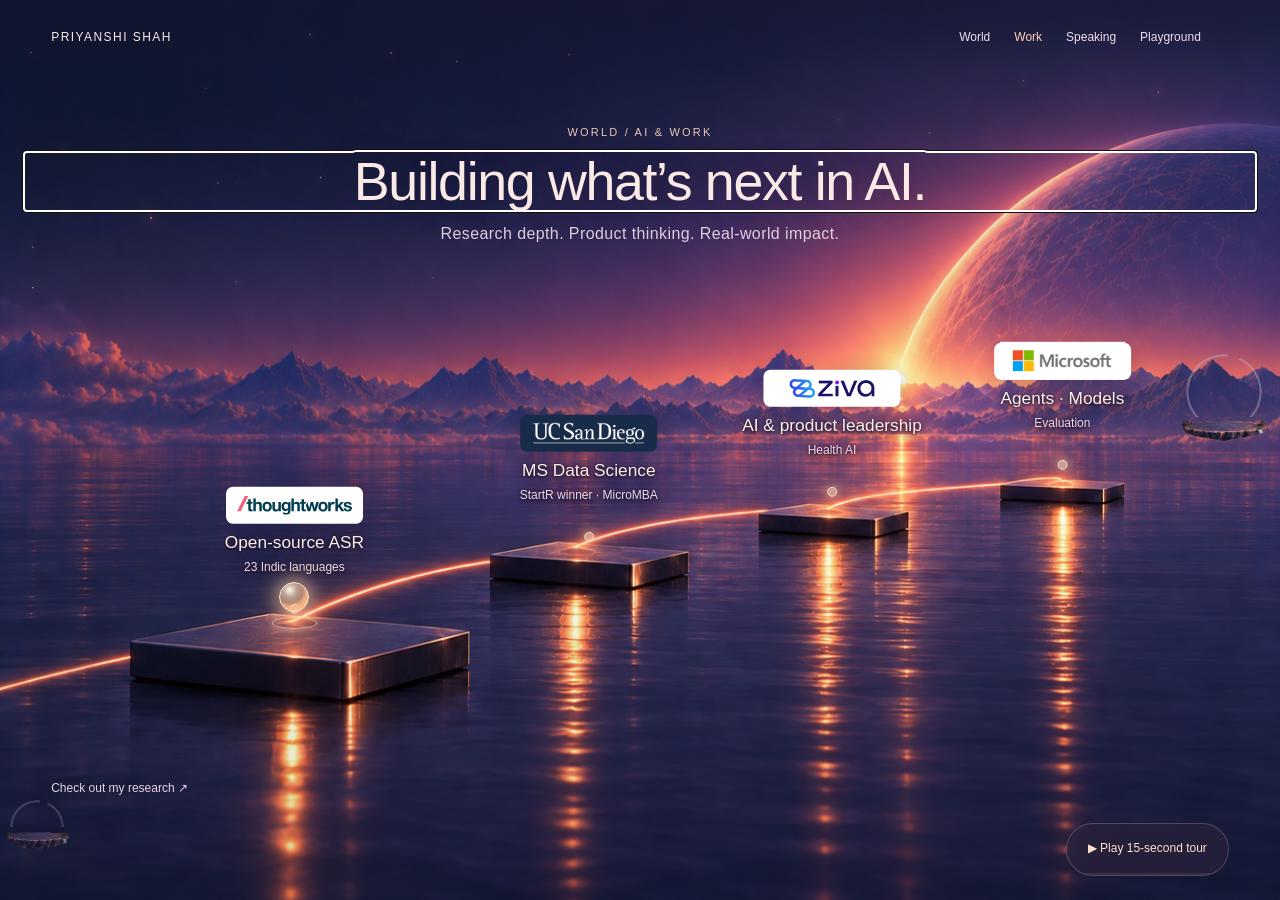
<file: work2/index.html>
<!doctype html>
<html lang="en">
<head>
<script>if (!location.hash) location.replace(location.pathname + location.search + "#work/journey");</script>
<meta charset="utf-8"><meta name="viewport" content="width=device-width,initial-scale=1">
<title>Priyanshi Shah — AI scientist, Speaker, Creator</title>
<meta name="description" content="Explore the world of Priyanshi Shah: AI scientist, Speaker and Creator working on agents, language models and AI evaluation.">
<link rel="canonical" href="https://priyanshi.info/">
<meta property="og:title" content="The World of Pri"><meta property="og:description" content="AI scientist, Speaker, Creator. Come explore."><meta property="og:type" content="website"><meta property="og:url" content="https://priyanshi.info/">
<script type="application/ld+json">{"@context":"https://schema.org","@type":"Person","name":"Priyanshi Shah","url":"https://priyanshi.info/","jobTitle":"Senior Applied Scientist","sameAs":["https://www.linkedin.com/in/priyanshishah-184/","https://www.instagram.com/ai.priyanshi/","https://github.com/Priyanshi-Shah"]}</script>
<style>
:root{color-scheme:dark;--cream:#fae9e5;--muted:#d4bfd5}*{box-sizing:border-box}body{margin:0;background:#211c33;color:var(--cream);font-family:Arial,Helvetica,sans-serif;overflow:hidden}button,a{-webkit-tap-highlight-color:transparent}button{font:inherit;color:inherit;cursor:pointer}button:focus-visible,a:focus-visible{outline:2px solid #ffd6b9;outline-offset:6px}#viewport{position:fixed;inset:0;overflow:hidden}#scene{position:absolute;transform-origin:center;will-change:transform;transition:transform 1.5s cubic-bezier(.2,.65,.2,1)}#scene img{width:100%;height:100%;display:block;object-fit:fill;pointer-events:none}#shade{position:fixed;inset:0;background:linear-gradient(180deg,#19162635,transparent 45%,#18132630);pointer-events:none}header{position:fixed;z-index:5;inset:0 0 auto;padding:30px 4%;display:flex;justify-content:space-between;align-items:center}.name{font-size:12px;letter-spacing:.12em;text-decoration:none;color:var(--cream)}.quiet{border:1px solid #ead5e22f;background:#241b354d;backdrop-filter:blur(15px);border-radius:30px;padding:11px 18px;font-size:11px;letter-spacing:.05em}.hero{position:fixed;z-index:3;top:17%;left:6%;transition:opacity .7s,transform .7s}h1{font:400 clamp(44px,5vw,80px)/1.1 Georgia,serif;letter-spacing:-.035em;margin:0 0 20px;text-shadow:0 2px 35px #281e4166}.subtitle{font-size:clamp(12px,1.2vw,17px);letter-spacing:.11em;color:#e9d4e7;margin:0}.explore{margin-top:28px;border:1px solid #fce2d366;border-radius:30px;background:#f6d7cce6;color:#392d43;padding:13px 24px;font-size:12px;letter-spacing:.07em;box-shadow:0 6px 30px #4b2c3922}.explore span{margin-left:22px}.entered .hero{opacity:0;transform:translateY(-15px);pointer-events:none}.spot{position:absolute;transform:translate(-50%,-50%);background:transparent;border:0;border-radius:40%;width:13%;height:19%;min-width:44px;min-height:44px}.spot .label{position:absolute;left:50%;top:95%;transform:translateX(-50%);white-space:nowrap;font-size:11px;letter-spacing:.05em;border:1px solid #e6c6d047;background:#211932a6;backdrop-filter:blur(10px);padding:9px 13px;border-radius:25px;transition:background .2s,box-shadow .2s}.spot .label:before{content:'';display:inline-block;width:4px;height:4px;background:#ffd5b7;border-radius:50%;margin-right:8px;box-shadow:0 0 8px #fbbf99}.spot:hover .label,.spot:focus-visible .label{background:#735267d9;box-shadow:0 0 28px #efc1a62e}.spot:hover{background:radial-gradient(ellipse,#ffe3b512,transparent 65%)}footer{position:fixed;z-index:5;bottom:25px;left:4%;right:4%;display:flex;justify-content:space-between;align-items:center;gap:18px}.hint{font-size:10px;letter-spacing:.15em;color:#ecd8e6;text-shadow:0 1px 9px #271b36}.index{font-size:9px;letter-spacing:.16em;color:#d9c2d7}#mobileNav{display:none}.orb{position:fixed;width:6px;height:6px;border-radius:50%;background:#ffe2c6;box-shadow:0 0 10px 3px #ffc4a575,0 0 35px 9px #ffa99525;pointer-events:none;z-index:2;left:51%;top:75%;transition:opacity .2s;opacity:.8}dialog{color:var(--cream);background:#261e35ed;backdrop-filter:blur(25px);border:1px solid #e5bfd63d;border-radius:20px;max-width:440px;width:calc(100% - 36px);padding:35px;box-shadow:0 30px 100px #09051280}dialog.hover-card{position:fixed;inset:auto 4% 85px auto;margin:0;z-index:8;max-width:365px;padding:28px;pointer-events:auto}dialog.hover-card h2{font-size:29px}dialog.hover-card p{font-size:13px}dialog::backdrop{background:#100d2440;backdrop-filter:blur(4px)}dialog h2{font:400 34px Georgia,serif;margin:23px 0 16px}dialog p{font-size:14px;line-height:1.8;color:#dfcfdf}dialog a{color:#ffd1b6;font-size:13px;line-height:2}.close{float:right;border:0;background:none;font-size:22px;margin:-16px -10px 0 0}.links{display:flex;gap:16px;flex-wrap:wrap}.eyebrow{font-size:10px;letter-spacing:.2em;color:#eec7b4}.load-failed #scene{display:none}.load-failed .hero:after{content:'The scene could not load. You can still explore through About / links.';display:block;max-width:330px;margin-top:25px;font-size:13px;line-height:1.7}.load-failed .explore{display:none}@media(max-width:650px){header{padding:23px}.name{font-size:10px}.quiet{font-size:10px;padding:10px 13px}.hero{top:16%;left:7%}h1{font-size:44px}.subtitle{font-size:11px;letter-spacing:.06em}.explore{margin-top:22px}footer{bottom:21px;left:22px;right:22px}.index{display:none}.hint{font-size:9px;max-width:180px;line-height:1.8}.spot{display:none}#mobileNav{position:fixed;bottom:100px;left:20px;right:20px;display:flex;justify-content:center;gap:7px;z-index:4;flex-wrap:wrap}#mobileNav button{background:#241c36b8;border:1px solid #e8cdd645;backdrop-filter:blur(12px);border-radius:24px;padding:12px 14px;font-size:11px}.orb{display:none}}@media(prefers-reduced-motion:reduce){*{transition:none!important}.orb{display:none}}

.hero .welcome{font-size:clamp(12px,1.2vw,16px);letter-spacing:.12em;color:#e9d4e7;margin:0 0 12px}

/* A softly breathing world, with light and depth at each destination. */
#scene{transition:none;isolation:isolate}
.spot{z-index:2;isolation:isolate}
.spot .object-lift{position:absolute;inset:-30%;pointer-events:none;background-image:url('assets/pri-world-v3.png');background-repeat:no-repeat;opacity:0;transform:scale(1);filter:brightness(1);mask-image:radial-gradient(ellipse,black 28%,transparent 70%);transition:opacity .45s,transform .65s cubic-bezier(.2,.7,.2,1),filter .45s;z-index:-1}
.spot::after{content:'';position:absolute;inset:-20%;pointer-events:none;border-radius:50%;background:radial-gradient(ellipse,#ffe1b849, #eaa8f01c 40%,transparent 70%);opacity:0;transform:scale(.85);transition:opacity .4s,transform .65s;mix-blend-mode:screen;z-index:-1}
.spot:is(:hover,:focus-visible,.active) .object-lift{opacity:1;transform:scale(1.085);filter:brightness(1.16) saturate(1.07)}
.spot:is(:hover,:focus-visible,.active)::after{opacity:1;transform:scale(1.15)}
.spot .label{overflow:hidden;transition:transform .4s,background .4s,box-shadow .4s,border-color .4s}
.spot .label::after{content:'';position:absolute;inset:-70% -100%;background:linear-gradient(110deg,transparent 35%,#fff0d966 50%,transparent 65%);transform:translateX(-65%) rotate(8deg);pointer-events:none}
.spot:is(:hover,:focus-visible,.active) .label{transform:translateX(-50%) translateY(-7px) scale(1.06);background:#735267e6;border-color:#ffe3c99c;box-shadow:0 8px 30px #10091f55,0 0 32px #efc1a655}
.spot:is(:hover,:focus-visible,.active) .label::after{animation:shine 1.1s ease-out both}
@keyframes shine{to{transform:translateX(65%) rotate(8deg)}}
.motes{position:absolute;inset:0;pointer-events:none;overflow:hidden;z-index:1}
.motes i{position:absolute;left:var(--x);top:var(--y);width:3px;height:3px;border-radius:50%;background:#ffe1bf;box-shadow:0 0 12px 3px #ffc9b055;animation:float-light var(--duration) ease-in-out infinite alternate;animation-delay:var(--delay);opacity:.3}
@keyframes float-light{0%{transform:translate3d(-8px,12px,0);opacity:.15}50%{opacity:.7}100%{transform:translate3d(12px,-18px,0);opacity:.25}}
.explore,.quiet{transition:transform .3s,box-shadow .3s,background .3s}
.explore:hover{transform:translateY(-3px);box-shadow:0 8px 40px #ffd5b65c}
.quiet:hover{background:#73526780;transform:translateY(-2px)}
dialog[open]{animation:card-in .3s ease-out}
@keyframes card-in{from{opacity:0;transform:translateY(10px)}to{opacity:1;transform:translateY(0)}}
@media(max-width:650px){.motes i:nth-child(n+7){display:none}}
@media(prefers-reduced-motion:reduce){*,*::before,*::after{animation:none!important;transition:none!important}.motes{display:none}.spot:is(:hover,:focus-visible,.active) .object-lift{transform:none}.spot:is(:hover,:focus-visible,.active) .label{transform:translateX(-50%)}}

/* Glass story cards stay beside the destination that opened them. */
dialog{background:rgba(38,30,53,.57);backdrop-filter:blur(12px) saturate(1.18);-webkit-backdrop-filter:blur(12px) saturate(1.18);border-color:#f4dbe65c;box-shadow:0 18px 55px #10091f45,inset 0 1px 0 #fff2e51a}
dialog.anchored-card{position:fixed;inset:auto;margin:0;z-index:8;width:330px;max-width:calc(100vw - 32px);max-height:calc(100dvh - 100px);overflow:auto;padding:26px;pointer-events:auto}
dialog.anchored-card h2{font-size:28px;margin:20px 0 12px}
dialog.anchored-card p{font-size:14px;color:#f2e6f0;line-height:1.7}
dialog.anchored-card a{text-shadow:0 1px 8px #21132b}

/* Let the illustration remain visible through the story itself. */
dialog.anchored-card{background:rgba(33,24,46,.20);backdrop-filter:blur(3px);-webkit-backdrop-filter:blur(3px);border:1px solid #ffe9ed30;box-shadow:0 8px 28px #160d251a;padding:22px;text-shadow:0 2px 5px #160d25,0 0 14px #160d25b3}
dialog.anchored-card p{color:#fff3fa}
dialog.anchored-card h2{font-size:26px}

/* Readable frosted glass, centered on a generous object hit area. */
dialog.anchored-card{background:linear-gradient(145deg,rgba(61,45,75,.83),rgba(36,28,51,.76));backdrop-filter:blur(14px) saturate(1.12);-webkit-backdrop-filter:blur(14px) saturate(1.12);border:1px solid rgba(255,226,234,.25);box-shadow:0 16px 45px #140c294d,inset 0 1px 0 #fff0e51c;padding:26px;text-shadow:none;border-radius:20px}
dialog.anchored-card h2{font-size:28px;line-height:1.16;color:#fff0e9}
dialog.anchored-card p{color:#eee1ed;line-height:1.7}
dialog.anchored-card a{text-shadow:none}
.spot{width:19%;height:29%;border-radius:35%;cursor:pointer}
.spot .label{top:80%}
.hero{pointer-events:none}.hero .explore{pointer-events:auto}


.world-nav{display:flex;gap:24px;margin-left:auto;margin-right:28px;align-items:center}.world-nav a{color:#efdeec;font-size:12px;text-decoration:none}.world-nav a[aria-current=page]{color:#ffd1b6}
#journey{position:fixed;inset:0;z-index:4;background:#201b34;overflow:hidden}#journey[hidden]{display:none}.journey-view header{background:linear-gradient(#18162c66,transparent)}.journey-view .hero,.journey-view footer,.journey-view #mobileNav{visibility:hidden}.journey-view .orb{display:none}
.journey-scroll{position:absolute;inset:0;overflow-x:auto;overflow-y:hidden;scrollbar-width:none}.journey-scroll::-webkit-scrollbar{display:none}.journey-stage{position:relative;width:100%;height:100%;min-width:1100px;isolation:isolate}.journey-art{position:absolute;inset:0;width:100%;height:100%;object-fit:fill;z-index:-2}.journey-stage:after{content:'';position:absolute;inset:0;pointer-events:none;background:linear-gradient(#0d10231a,transparent 50%,#15112a20);z-index:-1}
.journey-intro{position:absolute;top:15%;left:0;right:0;text-align:center;pointer-events:none;padding:0 24px}.journey-intro .eyebrow{font-size:11px;letter-spacing:.2em}.journey-intro h1{font-family:Arial,Helvetica,sans-serif;font-weight:300;font-size:clamp(42px,4.8vw,72px);letter-spacing:-.025em;margin:18px 0 12px}.journey-intro p{font-size:clamp(13px,1.4vw,18px);letter-spacing:.045em;color:#dfcddd;margin:0}.journey-back{position:absolute;bottom:28px;left:4%;color:#f8ddcd;font-size:13px;text-decoration:none;z-index:3}.journey-note{position:absolute;right:4%;bottom:28px;margin:0;font-size:12px;letter-spacing:.05em;color:#edd6e4;pointer-events:none}
.journey-stop{position:absolute;left:var(--x);top:var(--y);width:var(--w);height:12%;transform:translate(-50%,-40%);border:0;background:transparent;border-radius:25%;padding:0;cursor:pointer}.journey-stop:after{content:'';position:absolute;inset:-10%;background:radial-gradient(ellipse,#ffcaa13b,transparent 68%);opacity:0;transition:opacity .3s;pointer-events:none}.journey-stop:is(:hover,:focus-visible,[aria-expanded=true]):after{opacity:1}.step-name{position:absolute;bottom:100%;left:50%;transform:translateX(-50%);color:#fff1e7;font-size:15px;white-space:nowrap;text-shadow:0 2px 12px #1b132a,0 1px 3px #1b132a;padding:9px 13px;border:1px solid transparent;border-radius:24px;transition:background .3s,border-color .3s}.journey-stop:is(:hover,:focus-visible,[aria-expanded=true]) .step-name{background:#49354f99;border-color:#ffe0c855}
.platform-light{position:absolute;left:50%;top:20%;width:10px;height:10px;transform:translate(-50%,-50%);border:1px solid #ffe2b5;border-radius:50%;background:#ffe3c68c;box-shadow:0 0 12px #ffbe88,0 0 30px #ffb88866;pointer-events:none}
.guide-ball{position:absolute;width:30px;height:30px;border-radius:50%;border:1px solid #fff2d6;background:radial-gradient(circle at 35% 25%,#fffbe9 0%,#ffe2bda6 25%,#ffc29b77 48%,#fff0ca 90%);box-shadow:inset -3px -4px 7px #ffb17d,0 0 16px 5px #ffcb9d88,0 0 45px #ffc69466;pointer-events:none;transform:translate(-50%,-100%);z-index:2;transition:left .85s cubic-bezier(.25,.7,.2,1),top .85s cubic-bezier(.25,.7,.2,1)}.guide-ball:after{content:'';position:absolute;left:-30%;right:-30%;top:120%;height:10px;border:1px solid #ffe5bb99;border-radius:50%;box-shadow:0 0 15px #ffcba8aa}
#journeyPanel{position:absolute;z-index:3;width:310px;max-height:42vh;overflow:auto;padding:24px;border:1px solid #f6d8e052;border-radius:16px;background:linear-gradient(140deg,#51405cdb,#2b223bcb);backdrop-filter:blur(12px);box-shadow:0 18px 45px #100c2633}#journeyPanel[hidden]{display:none}#journeyPanel h2{font:26px/1.18 Georgia;margin:12px 0}#journeyPanel p{font-size:14px;line-height:1.7;color:#eddfec;margin:0}#journeyPanel a{display:inline-block;margin-top:15px;color:#ffdbc0;font-size:13px}.chapter-close{float:right;border:0;background:none;font-size:22px;padding:0 0 8px 12px;color:#f3dfec}.journey-view #about{display:none}
.orb{width:20px;height:20px;border:1px solid #ffedd5;background:radial-gradient(circle at 30% 25%,#fff3d5,#ffc59b88 50%,#ffe5c2);opacity:1;box-shadow:0 0 18px 4px #ffca9b80,0 0 50px #ffc8a94a;transition:left .7s ease,top .7s ease,opacity .3s;transform:translate(-50%,-50%)}
#travel{position:fixed;inset:0;z-index:15;pointer-events:none;opacity:0;transition:opacity .25s;background:radial-gradient(ellipse at 32% 40%,#ffd9b100,transparent 65%)}#travel svg{width:100%;height:100%;overflow:visible}#travel path{fill:none;stroke:#ffe0b8;stroke-width:2;filter:drop-shadow(0 0 7px #ffc791);stroke-dasharray:1;stroke-dashoffset:1}#travel .guide-ball{left:50%;top:80%;transition:none}.travelling #travel{opacity:1}.travelling .hero,.travelling header,.travelling footer,.travelling #mobileNav,.travelling .orb{opacity:0;pointer-events:none}.travelling #viewport{transform-origin:32% 38%;animation:fly-in 1.2s cubic-bezier(.35,.05,.25,1) both}.travelling #travel path{animation:draw-trail 1s ease both}@keyframes draw-trail{to{stroke-dashoffset:0}}@keyframes fly-in{to{transform:scale(2.25);filter:blur(5px);opacity:.2}}
@media(prefers-reduced-motion:no-preference){.journey-view #journey{animation:world-arrive .85s ease-out}@keyframes world-arrive{from{opacity:0;transform:scale(1.06)}to{opacity:1;transform:scale(1)}}}
@media(max-width:650px){header{gap:15px}.world-nav{margin-right:0;gap:14px}.world-nav a{font-size:11px}.journey-stage{min-width:1050px}.journey-intro{top:14%;text-align:left;left:7%;right:7%;padding:0}.journey-intro h1{font-size:42px}.journey-intro p{max-width:290px;line-height:1.6;font-size:14px}.journey-intro .eyebrow{font-size:10px}.journey-note{bottom:60px;left:7%;right:auto;max-width:290px;line-height:1.6}.journey-back{left:7%;bottom:25px}#journeyPanel{position:fixed!important;left:18px!important;right:18px;top:auto!important;bottom:95px;width:auto;max-height:36vh;padding:20px}.step-name{font-size:14px}.orb{display:block}.journey-view .orb{display:none}}
@media(prefers-reduced-motion:reduce){#travel{display:none}.orb{display:none}.guide-ball{transition:none}.travelling #viewport{animation:none}}

/* One destination, one label. The guide supplies the invitation. */
.spot .label{font-size:13px;padding:10px 15px;overflow:visible}
.spot .label:before{display:none}
.spot .label:after{content:'↗';position:static;display:inline-block;background:none;inset:auto;margin-left:0;width:0;opacity:0;transform:translateX(-4px);animation:none!important;transition:width .25s,opacity .25s,transform .25s,margin .25s}
.spot:is(:hover,:focus-visible,.active) .label:after{width:12px;margin-left:10px;opacity:1;transform:none}
.orb{width:28px;height:28px;z-index:3;box-shadow:0 0 18px 5px #ffcc9aa6,0 0 60px 12px #ffbe9344}
.orb:after{content:'';position:absolute;inset:-9px;border:1px solid #ffdfb677;border-radius:50%;animation:guide-pulse 2.4s ease-out infinite}
@keyframes guide-pulse{0%{transform:scale(.75);opacity:.75}100%{transform:scale(1.5);opacity:0}}
#guideTrail{position:fixed;inset:0;width:100%;height:100%;z-index:2;pointer-events:none;opacity:.65;transition:opacity .5s}
#guideTrail path{fill:none;stroke:#ffdcad;stroke-width:1.5;filter:drop-shadow(0 0 5px #ffc297);stroke-dasharray:1;stroke-dashoffset:0}
.journey-view #guideTrail,.travelling #guideTrail{opacity:0}
@media(prefers-reduced-motion:reduce){#guideTrail,.orb{display:none}}

/* An autobiographical path, with an optional guided camera. */
.journey-stage{transition:transform 1.1s cubic-bezier(.25,.7,.2,1);transform-origin:50% 60%}
.journey-intro{transition:top .6s,opacity .6s}.journey-intro h1{font-size:clamp(38px,4.3vw,64px);transition:font-size .6s;margin:14px 0}.journey-intro p{font-size:16px;letter-spacing:.025em}.chapter-focused .journey-intro{top:11%}.chapter-focused .journey-intro h1{font-size:clamp(30px,3vw,45px)}.chapter-focused .journey-intro p{opacity:.6}
.step-name{display:flex;align-items:center;flex-direction:column;gap:10px;font-size:clamp(17px,1.5vw,22px);font-weight:500;line-height:1.2;padding:10px 14px;border-radius:14px}
.brand-plate{height:38px;width:132px;border-radius:7px;background:#fff;display:flex;align-items:center;justify-content:center;padding:8px 11px;box-shadow:0 4px 18px #16102330}.brand-plate img{max-width:100%;max-height:100%;object-fit:contain}.brand-plate.ucsd{background:#182b49;padding:8px}.brand-plate:has(img[src$="microsoft.jpg"]){padding:0 6px}.brand-plate img[src$="microsoft.jpg"]{max-height:38px;width:100%;object-fit:cover;object-position:center}
.research-symbol{display:grid;place-items:center;width:38px;height:38px;font-size:36px;color:#ffdfbb}.journey-stop[aria-expanded=true] .step-name{border-color:#ffe1bfaa;box-shadow:0 0 26px #f8c6942e}.journey-stop{transition:opacity .5s}.chapter-focused .journey-stop:not([aria-expanded=true]){opacity:.7}
.branch-paths{position:absolute;inset:0;width:100%;height:100%;pointer-events:none;z-index:-1}.branch-paths path{fill:none;stroke:#ffdbb0;stroke-width:1;stroke-dasharray:3 6;opacity:.6}.side-stop{height:9%;z-index:1}.mini-stone{position:absolute;left:0;right:0;top:25%;height:32%;background:linear-gradient(155deg,#99758c,#382c47);transform:skew(-20deg);border:1px solid #e0b3b879;box-shadow:4px 7px 0 #261f35,0 12px 22px #140d2644}.side-stop .step-name{font-size:15px;bottom:95%;padding:7px 10px;gap:5px}.side-stop small{font-size:11px;color:#ddbfce;font-weight:400}.side-stop .platform-light{top:24%;width:7px;height:7px}
#journeyPanel{width:340px;padding:23px;max-height:47vh}#journeyPanel h2{font-size:27px;margin:12px 0 10px}#journeyPanel p{font-size:15px;line-height:1.6}#journeyCategory{font-size:10px;max-width:90%;line-height:1.5}#chapterBrand{margin-top:12px}#chapterBrand:empty{display:none}#chapterBrand .brand-plate{width:138px;height:35px}#journeyPanel a{font-size:12px;margin-top:14px}.chapter-tags{display:flex;flex-wrap:wrap;gap:6px;margin-top:14px}.chapter-tags span{font-size:11px;border:1px solid #e9c3d336;border-radius:16px;padding:5px 9px;color:#f4d5df}
.tour-controls{position:absolute;bottom:24px;left:50%;transform:translateX(-50%);z-index:4;display:flex;align-items:center;gap:15px;white-space:nowrap;background:#2b223cd9;border:1px solid #f0c9d23b;border-radius:30px;padding:12px 18px 15px;backdrop-filter:blur(15px);overflow:hidden}.tour-controls button{border:0;background:none;color:#ffe2cb;font-size:12px;padding:3px;min-height:24px}.tour-controls button:hover{color:white}#tourStatus{font-size:12px;color:#dfcbdc;min-width:110px;text-align:center}.tour-progress{position:absolute;bottom:0;left:0;right:0;height:2px;background:#ffdebb18}.tour-progress span{display:block;width:100%;height:100%;background:#ffd4a7;transform:scaleX(0);transform-origin:left}
@media(max-width:650px){.journey-intro h1{font-size:34px;max-width:320px}.journey-intro p{font-size:13px;max-width:310px}.chapter-focused .journey-intro h1{font-size:29px}.chapter-focused .journey-intro{top:12%}.step-name{font-size:19px}.brand-plate{width:115px;height:33px}.tour-controls{bottom:65px;width:calc(100% - 36px);justify-content:space-between;gap:8px;padding:9px 13px 12px}#tourStatus{min-width:0;font-size:11px}.tour-controls button{font-size:11px}#journeyPanel{bottom:125px;max-height:35vh}.journey-back{bottom:25px}.side-stop .step-name{font-size:15px}.chapter-focused .journey-intro p{display:none}}
@media(prefers-reduced-motion:reduce){.journey-stage,.journey-intro,.journey-intro h1{transition:none!important}}

/* Short impact beats during the tour; details only on demand. */
#impactCue{position:absolute;z-index:4;left:50%;top:27%;transform:translateX(-50%);width:min(620px,85vw);text-align:center;pointer-events:none;text-shadow:0 2px 12px #171226}
#impactCue[hidden]{display:none}#impactCompany{display:block;font-size:11px;letter-spacing:.16em;color:#f0c9b8;margin-bottom:9px}#impactTitle{display:block;font-size:clamp(22px,2.4vw,34px);font-weight:500;line-height:1.2;color:#fff0df}#impactBrief{display:block;font-size:14px;line-height:1.5;color:#e7d6e5;margin:8px auto 0;max-width:530px}
.chapter-focused .journey-intro{top:10%}.chapter-focused .journey-intro h1{font-size:clamp(25px,2.5vw,36px)}.chapter-focused .journey-intro p{display:none}.step-name{font-size:clamp(16px,1.5vw,21px);line-height:1.3;max-width:220px;text-align:center}.chapter-focused .journey-stop:not(.group-active){opacity:.32}.journey-stop.group-active{opacity:1}.journey-stop.impact-stop[hidden]{display:none}.side-stop:not(.impact-stop){display:none}.branch-paths{display:none}
.impact-stop{height:8%;z-index:2}.impact-stop .step-name{font-size:14px;font-weight:500;width:160px;white-space:normal;bottom:95%;padding:7px 9px;gap:4px}.impact-stop .mini-stone{height:32%;background:linear-gradient(145deg,#b18b9c,#4a3457);border-color:#ffd4b777}.impact-stop .platform-light{top:25%}.impact-stop[aria-current=true] .mini-stone{box-shadow:4px 7px 0 #35233d,0 0 35px #ffd19a77}.impact-stop[aria-current=true] .step-name{background:#49364dcc;border-color:#ffe5c57a}.journey-stage{transition:transform 1.2s cubic-bezier(.25,.7,.2,1)}#journeyBall{transition:none;will-change:left,top;z-index:4}
#journeyPanel{position:fixed;left:50%!important;top:50%!important;transform:translate(-50%,-50%);width:min(380px,calc(100vw - 36px));max-height:70vh;z-index:8;padding:25px;background:linear-gradient(140deg,#51405cf2,#2b223bee)}#journeyPanel h2{font-family:Arial,Helvetica,sans-serif;font-size:25px;font-weight:500}body.details-open #impactCue{visibility:hidden}
@media(max-width:650px){#impactCue{top:25%;width:88vw}#impactTitle{font-size:23px}#impactBrief{font-size:13px}.chapter-focused .journey-intro h1{font-size:27px}.impact-stop .step-name{font-size:14px}#journeyPanel{bottom:auto!important;max-height:62vh}.step-name{font-size:18px}}

/* Four readable chapters, one short continuous tour. */
.journey-stage{min-width:1000px;transition:transform 1.25s cubic-bezier(.22,.65,.3,1)}.journey-intro{top:14%;transition:opacity .5s}.journey-intro h1{font-size:clamp(35px,4.2vw,64px);font-weight:300}.journey-intro p{font-size:16px}.chapter-focused .journey-intro{opacity:0;pointer-events:none}
.step-name{font-size:clamp(14px,1.35vw,19px);gap:7px;font-weight:400;white-space:nowrap;max-width:none}.step-name small{font-size:12px;color:#f0dae6}.brand-plate{width:137px;height:37px}.chapter-focused .journey-stop{opacity:.45!important}.chapter-focused .journey-stop.group-active{opacity:1!important}.chapter-focused .journey-stop .step-name{opacity:0;visibility:hidden;pointer-events:none}.journey-stop .step-name{transition:opacity .6s}.journey-stop[aria-current=true]:after{opacity:1}
#impactCue{position:absolute;left:6%;top:24%;transform:none;width:min(420px,40vw);text-align:left;pointer-events:auto;text-shadow:0 2px 15px #1b152b;z-index:4}#impactCue h2{font:400 clamp(24px,2.7vw,39px)/1.18 Arial,sans-serif;letter-spacing:-.025em;margin:21px 0}#focusBrand .brand-plate{width:155px;height:39px}.focus-metric{display:flex;align-items:baseline;gap:14px;flex-wrap:wrap;margin:16px 0}#impactMetric{font-size:clamp(34px,4.5vw,64px);font-weight:400;line-height:1;color:#ffd3ad;letter-spacing:-.03em}#impactBrief{display:inline;font-size:16px;margin:0;color:#f5e3ef;max-width:250px}#focusTags{display:flex;gap:14px;flex-wrap:wrap;margin:22px 0;font-size:13px;color:#e4ccde}#focusTags span+span{border-left:1px solid #e6c8db66;padding-left:14px}#exploreChapter{background:#33273f80;border-radius:8px;font-size:13px;padding:12px 19px}
#researchLink{position:absolute;bottom:65px;left:4%;border:0;background:none;font-size:12px;color:#e7cfdf;padding:0}.tour-controls{left:auto;right:4%;transform:none;bottom:24px;background:#2b223caa}.tour-controls button{font-size:12px}#tourStatus:empty{display:none}.journey-back{bottom:26px}
#journeyPanel{position:fixed;inset:0!important;margin:auto;transform:none!important;width:min(430px,calc(100vw - 36px));max-height:75vh;height:fit-content;padding:30px;z-index:20}#journeyPanel:not([open]){display:none}#journeyPanel::backdrop{background:#120d2770;backdrop-filter:blur(5px)}#journeyPanel h2{font:400 28px/1.25 Arial,sans-serif;margin:20px 0 14px}#journeyPanel p{font-size:15px;line-height:1.7}#journeyCategory{margin-top:20px;font-size:10px;line-height:1.5}#chapterTags{display:block;margin:18px 0;padding-left:20px;color:#ecd9e7;font-size:14px;line-height:1.8}#journeyPanel a{font-size:13px}.journey-quick{display:none}
@media(max-width:650px){.journey-stage{min-width:900px}.journey-intro{top:12%}.journey-intro h1{font-size:33px;max-width:330px}.journey-intro p{font-size:13px;max-width:310px}.journey-quick{position:absolute;top:35%;left:6%;right:6%;display:grid;grid-template-columns:1fr 1fr;gap:12px}.journey-quick button{text-align:left;border:1px solid #eed1dc3d;border-radius:12px;background:#31243dcc;backdrop-filter:blur(10px);padding:15px 12px;color:#f5e3ed;display:flex;flex-direction:column;gap:8px}.journey-quick strong{font-size:14px}.journey-quick span{font-size:13px}.journey-quick small{font-size:11px;line-height:1.5;color:#ddc4d8}.chapter-focused .journey-quick{display:none}.journey-stage .step-name{opacity:0!important}#impactCue{left:7%;top:19%;width:85%}#impactCue h2{font-size:29px;max-width:330px}#impactMetric{font-size:48px}#impactBrief{font-size:15px}#focusTags{font-size:12px;margin:16px 0}.tour-controls{bottom:70px;left:6%;right:6%;width:auto}.journey-back{bottom:24px;left:6%}#researchLink{bottom:120px;left:6%}#journeyPanel{bottom:0!important;max-height:75vh}}

/* Small chapter markers retain context without competing with the story. */
.context-logo{position:absolute;top:108%;left:50%;transform:translateX(-50%);opacity:0;visibility:hidden;pointer-events:none;transition:opacity .4s}
.context-logo .brand-plate{width:96px;height:28px;padding:6px 8px;box-shadow:0 3px 14px #15102640}.context-logo .brand-plate.ucsd{padding:6px}.context-logo .brand-plate:has(img[src$="microsoft.jpg"]){padding:0 4px}.context-logo .brand-plate img[src$="microsoft.jpg"]{max-height:28px}
.chapter-focused .journey-stop.visited{opacity:1!important}.chapter-focused .journey-stop.visited .context-logo{opacity:.85;visibility:visible}
@media(max-width:650px){.context-logo .brand-plate{width:88px;height:26px}}

#contentWorld{position:fixed;inset:0;z-index:4;overflow:auto;background:#241e37}#contentWorld[hidden]{display:none}.content-art{position:absolute;inset:0;width:100%;height:100%;object-fit:fill;pointer-events:none}.content-view .hero,.content-view footer,.content-view #mobileNav,.content-view .orb,.content-view #guideTrail{visibility:hidden}.content-view header #about{display:none}.content-intro{position:absolute;top:13%;left:7%;right:7%;text-align:center}.content-intro h1{font:300 clamp(40px,4.4vw,68px)/1.1 Arial,sans-serif;letter-spacing:-.02em;margin:12px 0}.content-intro p{font-size:15px;letter-spacing:.05em;color:#e2cddd;margin:16px 0}.content-intro a{color:#ffd8c0;font-size:13px;text-decoration:none}
.clip-gallery{position:absolute;left:7%;width:55%;top:32%;display:grid;grid-template-columns:repeat(3,minmax(0,1fr));gap:20px;align-items:start;perspective:1200px}.clip-card{position:relative;min-width:0;aspect-ratio:9/16;border:1px solid #f2d6e378;border-radius:14px;overflow:hidden;background:linear-gradient(145deg,#332648d9,#a7759470,#49335bda);box-shadow:0 24px 45px #100d274a,0 1px 0 #fff1d82e inset;transition:transform .4s,box-shadow .4s}.clip-card:nth-child(2){margin-top:16px;background:linear-gradient(150deg,#f1ba9455,#40304fea 40%,#886089bb)}.clip-card:nth-child(3){margin-top:32px;background:linear-gradient(160deg,#231d43db,#ba7d9655,#343051dd)}.clip-card:hover{transform:translateY(-7px);box-shadow:0 20px 55px #ffcfa92f}.clip-card video{width:100%;height:100%;object-fit:cover;display:block}.clip-card video[hidden]{display:none}.clip-placeholder{position:absolute;inset:0;display:flex;align-items:center;justify-content:center;flex-direction:column;gap:14px;background:radial-gradient(ellipse at 25% 25%,#ffcba330,transparent 60%);backdrop-filter:blur(8px);color:#ebd8e9}.clip-placeholder span{font:300 42px Georgia;opacity:.65}.clip-placeholder p{font-size:12px;letter-spacing:.08em;margin:0}.clip-placeholder[hidden]{display:none}.clip-status{position:absolute;left:12px;top:12px;font-size:10px;letter-spacing:.12em;color:#f5d3bf;background:#2e223e99;border-radius:20px;padding:7px 9px;pointer-events:none}.clip-source{position:absolute;right:12px;top:12px;z-index:2;color:#fff1df;font-size:13px;background:#2e223eaa;padding:7px 9px;border-radius:20px;text-decoration:none}.content-bottom{position:absolute;bottom:28px;left:4%;right:4%;display:flex;justify-content:space-between;align-items:center;gap:20px}.content-bottom a{font-size:13px;color:#f9dbc7;text-decoration:none}.content-bottom button{border:1px solid #f0cad54d;background:#30253ac7;border-radius:25px;padding:11px 16px;font-size:12px}.content-bottom button[hidden]{display:none}
@media(prefers-reduced-motion:no-preference){.content-view #contentWorld{animation:world-arrive .8s ease-out}}
@media(max-width:650px){.world-nav{gap:12px}.name{font-size:9px}#contentWorld{min-height:100dvh}.content-art{position:fixed;object-fit:cover;object-position:65% center;opacity:.8}.content-intro{top:105px;text-align:left}.content-intro h1{font-size:42px}.content-intro p{font-size:13px;line-height:1.6;max-width:270px}.clip-gallery{position:relative;top:auto;left:auto;width:auto;margin:290px 7% 100px;grid-template-columns:repeat(3,210px);overflow-x:auto;padding:10px 0 35px;gap:16px;scroll-snap-type:x mandatory}.clip-card{scroll-snap-align:center}.clip-card:nth-child(n){margin-top:0}.content-bottom{position:relative;bottom:auto;margin:20px 7% 30px;left:auto;right:auto;flex-wrap:wrap}}

/* Instagram posts remain real embeds, with direct links always available. */
.clip-gallery{width:62%;top:34%;display:flex;align-items:flex-start;overflow-x:auto;scroll-snap-type:x mandatory;padding:4px 2px 18px;gap:20px;scrollbar-width:thin;scrollbar-color:#e4baca66 transparent}.clip-card.instagram-card{flex:0 0 326px;width:326px;height:min(480px,57vh);min-height:360px;aspect-ratio:auto;margin-top:0!important;scroll-snap-align:start;background:#fff;box-shadow:0 14px 35px #1b112b55}.instagram-card:hover{transform:none}.instagram-card iframe{width:100%;height:calc(100% - 40px);border:0;display:block;background:white}.instagram-card .clip-source{position:absolute;left:0;right:0;top:auto;bottom:0;height:40px;display:flex;justify-content:center;align-items:center;border-radius:0;background:#392b47;color:#ffe1c9;font-size:12px;text-decoration:none}.clip-nav{position:absolute;left:7%;top:28.5%;width:62%;display:flex;justify-content:space-between;align-items:center;font-size:12px;color:#f5dbe8}.clip-nav div{display:flex;gap:9px}.clip-nav button{width:36px;height:32px;border:1px solid #f3cdd74d;border-radius:20px;background:#3727409c;font-size:17px}.content-intro{top:11%}.content-intro h1{font-size:clamp(38px,4vw,60px)}
@media(max-width:650px){.content-intro{top:105px}.clip-nav{position:relative;top:auto;left:auto;width:auto;margin:285px 7% 0}.clip-gallery{position:relative;top:auto;left:auto;width:auto;margin:16px 7% 30px;display:flex}.clip-card.instagram-card{flex-basis:min(326px,86vw);width:min(326px,86vw);height:480px;min-height:0}.content-bottom{margin-top:20px}.content-intro h1{font-size:42px}}
@media(min-width:651px) and (max-height:700px){#contentWorld{min-height:740px}.clip-card.instagram-card{height:410px}.content-art{height:740px}}

/* A full-width, vertically scrolling collection. */
#contentWorld{overflow-y:auto;overflow-x:hidden;min-height:0!important;scroll-behavior:smooth;background:#241e37}.content-art{position:absolute;top:0;left:0;width:100%;height:740px;object-fit:cover;object-position:center top;opacity:.8;mask-image:linear-gradient(black 45%,transparent 100%);pointer-events:none}.content-intro{position:relative;top:auto;left:auto;right:auto;padding:125px 7% 42px;text-align:center}.content-intro h1{font-size:clamp(40px,4.6vw,68px)}.content-intro p{max-width:none}.clip-nav{position:relative;top:auto;left:auto;width:auto;max-width:1250px;margin:0 auto;padding:18px 30px;color:#efd7e3}.clip-gallery{position:relative;top:auto;left:auto;display:grid;grid-template-columns:repeat(3,minmax(0,1fr));width:auto;max-width:1250px;margin:0 auto;padding:0 30px 45px;gap:28px;overflow:visible;scroll-snap-type:none;perspective:none}.clip-card.instagram-card{width:100%;height:570px;min-height:0;min-width:0;flex:none;margin:0!important;scroll-snap-align:none;border-color:#edc4d457}.instagram-card iframe{height:calc(100% - 40px)}.content-cta{position:relative;text-align:center;padding:38px 24px 65px}.content-cta p{font:400 clamp(27px,3vw,40px) Georgia;color:#f7e4e8;margin:0 0 25px}.content-cta a{display:inline-block;padding:16px 25px;border:1px solid #ffe4c780;border-radius:28px;background:#f4d1bf;color:#35283e;text-decoration:none;font-size:14px;box-shadow:0 10px 35px #100a2529;transition:transform .2s}.content-cta a:hover{transform:translateY(-3px)}.content-bottom{position:relative;bottom:auto;left:auto;right:auto;margin:0;padding:0 5% 30px}
@media(max-width:1050px){.clip-gallery{grid-template-columns:repeat(2,minmax(0,1fr));max-width:850px}.clip-nav{max-width:850px}}
@media(max-width:650px){.content-intro{padding:110px 7% 28px;text-align:left}.content-intro h1{font-size:42px}.content-art{position:absolute;height:650px;object-position:65% top}.clip-nav{padding:12px 20px;margin:0}.clip-gallery{grid-template-columns:1fr;max-width:450px;padding:0 20px 25px;gap:24px;margin:0 auto}.clip-card.instagram-card{width:100%;height:560px;flex:none}.content-cta{padding:25px 20px 50px}.content-cta a{font-size:13px;padding:15px 20px}.content-bottom{padding:0 20px 28px}}
@media(prefers-reduced-motion:reduce){#contentWorld{scroll-behavior:auto}}

.instagram-card{background:#30263e!important}.instagram-card iframe{opacity:0;background:transparent;transition:opacity .25s}.instagram-card.embed-ready iframe{opacity:1}.embed-state{position:absolute;inset:0 0 40px;display:flex;align-items:center;justify-content:center;padding:35px;text-align:center;color:#efdae6;background:radial-gradient(ellipse at top,#71526d55,#2d233c);font-size:14px;line-height:1.7;pointer-events:none}.embed-state[hidden]{display:none}.instagram-card .clip-source{left:90px;border-left:1px solid #e5c1d329}.embed-reload{position:absolute;bottom:0;left:0;height:40px;width:90px;background:#392b47;color:#ffe1c9;border:0;font-size:12px;z-index:3}.embed-reload:hover{background:#5a3c61}.content-view header{background:linear-gradient(#211a32f0,#211a32b3);backdrop-filter:blur(10px)}

#playgroundBall{position:absolute;z-index:4;width:20px;height:20px;pointer-events:none;transition:none;opacity:0;transform:translate(-50%,-100%);box-shadow:0 0 14px 3px #ffd7a899,0 0 35px #ffc6a455}#playgroundBall:after{height:5px;top:115%;left:-20%;right:-20%}.clip-card.guide-selected{border-color:#ffe0b5;box-shadow:0 0 24px #ffd2a329,0 14px 35px #1b112b55}

.playground-trail{position:absolute;width:6px;height:6px;border-radius:50%;background:#ffe1b8;box-shadow:0 0 10px 2px #ffd09d77;pointer-events:none;z-index:3;transform:translate(-50%,-50%);animation:trail-vanish .8s ease-out forwards}
@keyframes trail-vanish{from{opacity:.8;scale:1}to{opacity:0;scale:.15}}
@media(prefers-reduced-motion:reduce){.playground-trail{display:none}}

#playgroundBall{position:fixed;z-index:7;width:16px;height:16px;transform:translate(-50%,-50%)}#playgroundBall:after{display:none}.playground-trail{z-index:6}.clip-card.guide-selected{border-color:#ffe3b5;box-shadow:0 0 0 1px #ffdbb360,0 0 28px #ffc99540,0 14px 35px #1b112b55}
</style><link rel="stylesheet" href="speaking.css"><link rel="stylesheet" href="portals.css"></head><body>
<div id="viewport"><div id="scene"><img src="assets/pri-world-v3.png" alt="" fetchpriority="high" id="art"><button class="spot" style="left:42%;top:57%" data-story="work" aria-label="Explore AI and work"><span class="label">Work</span></button><button class="spot" style="left:59%;top:39%" data-story="speaking" aria-label="Explore speaking"><span class="label">Speaking</span></button><button class="spot" style="left:89%;top:50%" data-story="content" aria-label="Explore Playground"><span class="label">Playground</span></button><button class="spot" style="left:15.5%;top:63%" data-story="life" aria-label="Explore beyond the screen"><span class="label">Life</span></button></div></div><div id="shade"></div><div class="orb" aria-hidden="true"></div>
<svg id="guideTrail" aria-hidden="true"><path id="guidePath" pathLength="1" /></svg><header><a class="name" href="/">PRIYANSHI SHAH</a><nav class="world-nav" aria-label="Main navigation"><a href="#world" id="navWorld">World</a><a href="#work/journey" id="navJourney">Work</a><a href="#speaking" id="navSpeaking">Speaking</a><a href="#content" id="navContent">Playground</a></nav><button class="quiet" id="about">About / links ↗</button></header>
<main><section class="hero" aria-labelledby="title"><p class="welcome">Welcome to</p><h1 id="title">The World of Pri</h1><p class="subtitle">AI scientist, Speaker, Creator.</p><button class="explore" id="enter">Come explore <span>↗</span></button></section><nav id="mobileNav" aria-label="Explore the world"><button data-story="work">Work</button><button data-story="speaking">Speaking</button><button data-story="content">Playground</button><button data-story="life">Life</button></nav></main>
<footer><span class="index">WHERE CURIOSITY MEETS TECH</span><span class="hint" id="hint">Choose an object · Click to explore</span><button class="quiet" id="reset" hidden>Back to the view ↗</button></footer>

<section id="journey" hidden aria-labelledby="journeyTitle"><div class="journey-scroll"><div class="journey-stage"><img class="journey-art" src="assets/journey-four-world.png" alt="" decoding="async"><div class="journey-platforms" aria-label="Explore my career"><button class="journey-stop" id="step-speech" data-step="speech" style="--x:23%;--y:70%;--w:26%" aria-label="Explore Thoughtworks: Open-source ASR" aria-controls="impactCue"><span class="step-name"><span class="brand-plate "><img src="assets/brands/thoughtworks.svg" alt="Thoughtworks"></span><span>Open-source ASR</span><small>23 Indic languages</small></span><span class="platform-light" aria-hidden="true"></span></button><button class="journey-stop" id="step-education" data-step="education" style="--x:46%;--y:62%;--w:17%" aria-label="Explore UC San Diego: MS Data Science" aria-controls="impactCue"><span class="step-name"><span class="brand-plate ucsd"><img src="assets/brands/ucsd.png" alt="UC San Diego"></span><span>MS Data Science</span><small>StartR winner · MicroMBA</small></span><span class="platform-light" aria-hidden="true"></span></button><button class="journey-stop" id="step-health" data-step="health" style="--x:65%;--y:57%;--w:12%" aria-label="Explore Ziva Health: AI & product leadership" aria-controls="impactCue"><span class="step-name"><span class="brand-plate "><img src="assets/brands/ziva.png" alt="Ziva Health"></span><span>AI & product leadership</span><small>Health AI</small></span><span class="platform-light" aria-hidden="true"></span></button><button class="journey-stop" id="step-agents" data-step="agents" style="--x:83%;--y:54%;--w:11%" aria-label="Explore Microsoft: Agents · Models" aria-controls="impactCue"><span class="step-name"><span class="brand-plate "><img src="assets/brands/microsoft.jpg" alt="Microsoft"></span><span>Agents · Models</span><small>Evaluation</small></span><span class="platform-light" aria-hidden="true"></span></button></div><div id="journeyBall" class="guide-ball" aria-hidden="true" style="left:23%;top:68%"></div></div></div>
<div class="journey-intro"><div class="eyebrow">WORLD / AI &amp; WORK</div><h1 id="journeyTitle" tabindex="-1">Building what’s next in AI.</h1><p>Research depth. Product thinking. Real-world impact.</p></div>
<div id="impactCue" hidden><div id="focusBrand"></div><h2 id="impactTitle"></h2><div class="focus-metric"><strong id="impactMetric"></strong><span id="impactBrief"></span></div><div id="focusTags"></div><button class="quiet" id="exploreChapter">Explore work ↗</button></div>
<nav class="journey-quick" aria-label="Career chapters"><button data-quick="speech"><strong>Thoughtworks</strong><span>Open-source ASR</span><small>23 Indic languages</small></button><button data-quick="education"><strong>UC San Diego</strong><span>MS Data Science</span><small>StartR winner · MicroMBA</small></button><button data-quick="health"><strong>Ziva Health</strong><span>AI & product leadership</span><small>Health AI</small></button><button data-quick="agents"><strong>Microsoft</strong><span>Agents · Models</span><small>Evaluation</small></button></nav><a class="world-portal portal-back work-back" href="#world" aria-label="Back to World"><span class="portal-scene portal-world" aria-hidden="true"></span><span class="portal-arc" aria-hidden="true"></span><span class="portal-ground" aria-hidden="true"></span><span class="portal-label">Back to World</span></a><a class="world-portal work-next" href="#speaking" aria-label="Speaking"><span class="portal-scene portal-speaking" aria-hidden="true"></span><span class="portal-arc" aria-hidden="true"></span><span class="portal-ground" aria-hidden="true"></span><span class="portal-label">Speaking</span></a><button id="researchLink">Check out my research ↗</button><div class="tour-controls" role="group" aria-label="Guided journey"><button id="tourToggle">▶ Play 15-second tour</button><span id="tourStatus" role="status" aria-live="polite"></span><button id="tourOverview" hidden>Skip tour ↗</button><div class="tour-progress" aria-hidden="true"><span id="tourProgress"></span></div></div>
<dialog id="journeyPanel" aria-labelledby="journeyHeading"><button class="chapter-close" aria-label="Close details">×</button><div id="chapterBrand"></div><div class="eyebrow" id="journeyCategory"></div><h2 id="journeyHeading"></h2><p id="journeyCopy"></p><ul id="chapterTags"></ul><a href="https://www.linkedin.com/in/priyanshishah-184/" target="_blank" rel="noopener noreferrer">More about my work ↗</a></dialog></section>
<section id="contentWorld" hidden aria-labelledby="contentTitle"><img class="content-art" src="assets/content-world.png" alt="" decoding="async"><div class="content-intro"><div class="eyebrow">WORLD / PLAYGROUND</div><h1 id="contentTitle" tabindex="-1">Learning, out loud.</h1><p>Ideas, experiments and explorations.</p><a href="https://www.instagram.com/ai.priyanshi/" target="_blank" rel="noopener noreferrer">@ai.priyanshi ↗</a></div><div class="clip-nav"><span>Selected from @ai.priyanshi</span></div><div class="clip-gallery" aria-label="Selected Instagram posts"></div><div id="playgroundBall" class="guide-ball" aria-hidden="true"></div><div class="content-cta"><p>Keep learning with me.</p><a href="https://www.instagram.com/ai.priyanshi/" target="_blank" rel="noopener noreferrer">Follow @ai.priyanshi on Instagram ↗</a></div><nav class="content-portals" aria-label="Continue exploring"><a class="world-portal portal-back" href="#speaking" aria-label="Speaking"><span class="portal-scene portal-speaking" aria-hidden="true"></span><span class="portal-arc" aria-hidden="true"></span><span class="portal-ground" aria-hidden="true"></span><span class="portal-label">Speaking</span></a><a class="world-portal portal-next" href="#world" aria-label="World"><span class="portal-scene portal-world" aria-hidden="true"></span><span class="portal-arc" aria-hidden="true"></span><span class="portal-ground" aria-hidden="true"></span><span class="portal-label">World</span></a></nav><div class="content-bottom"><button id="clipPlayback" hidden>Pause clips</button></div></section>
<section id="speakingWorld" hidden aria-labelledby="speakingTitle">
<div class="speaking-background" aria-hidden="true"><div class="speaking-landscape"></div></div><div class="speaking-stage">
<svg class="speaking-path" aria-hidden="true"><path/></svg><div id="speakingBall" class="guide-ball" aria-hidden="true"></div>
<div class="speaking-hero"><div class="speaking-copy"><h1 id="speakingTitle" tabindex="-1">Ideas worth sharing.</h1><p>AI, people, and what comes next.</p></div></div>
<h2 class="archive-title">The Island Archive</h2><div class="speaking-gallery" aria-label="Speaking gallery"></div>
<section class="event-world" aria-labelledby="eventTitle"><div class="event-mist" aria-hidden="true"></div><div class="event-heading"><span class="eyebrow">PEOPLE / IDEAS / POSSIBILITIES</span><h2 id="eventTitle">Where curiosity takes me.</h2><p>Research, builders, and the people in between.</p></div><div class="event-constellation" aria-label="Events and connections"></div></section><div class="speaking-end"><a class="speak-invite" href="https://www.linkedin.com/in/priyanshishah-184/" target="_blank" rel="noopener noreferrer">Connect with me</a><nav class="speaking-portals" aria-label="Continue exploring"><a class="world-portal portal-back" href="#work/journey" aria-label="Work"><span class="portal-scene portal-work" aria-hidden="true"></span><span class="portal-arc" aria-hidden="true"></span><span class="portal-ground" aria-hidden="true"></span><span class="portal-label">Work</span></a><a class="world-portal portal-next" href="#content" aria-label="Playground"><span class="portal-scene portal-playground" aria-hidden="true"></span><span class="portal-arc" aria-hidden="true"></span><span class="portal-ground" aria-hidden="true"></span><span class="portal-label">Playground</span></a></nav></div>
</div></section>
<dialog id="speakingViewer" aria-label="Speaking event photos"><div class="speaker-viewer-controls"><h2></h2><button data-close aria-label="Close photo gallery">Close</button></div><img alt=""><div class="speaker-viewer-controls"><button data-direction="-1">Previous</button><output aria-live="polite"></output><button data-direction="1">Next</button></div></dialog>
<div id="travel" aria-hidden="true"><svg><path pathLength="1" id="travelPath" /></svg><div class="guide-ball" id="travelBall"></div></div>
<dialog id="detail" aria-labelledby="detailTitle"><button class="close" aria-label="Close introduction">×</button><div class="eyebrow" id="category"></div><h2 id="detailTitle"></h2><p id="detailText"></p><div class="links" id="detailLinks"></div></dialog>
<script>
const detail=document.querySelector('#detail');let storyAnchor=null;
const stories={work:{category:'THE SCIENTIST',title:'Building with curiosity.',text:'I’m a Senior Applied Scientist at Microsoft, working on AI agents, language models and evaluation. My journey has taken me through speech AI and healthcare AI.',links:[['Explore my work on LinkedIn','https://www.linkedin.com/in/priyanshishah-184/']]},speaking:{category:'THE SPEAKER',title:'Ideas, shared out loud.',text:'Talks and conversations about AI, healthcare and careers in STEM.',links:[['Connect about speaking','https://www.linkedin.com/in/priyanshishah-184/']]},content:{category:'THE CREATOR',title:'Learning. Then sharing.',text:'AI ideas and things I’m learning. Find me at ai.priyanshi.',links:[['Visit ai.priyanshi','https://www.instagram.com/ai.priyanshi/']]},life:{category:'OFF THE CLOCK',title:'A matcha. A new perspective.',text:'Matcha, new places and everyday curiosity.',links:[['Follow along','https://www.instagram.com/ai.priyanshi/']]},about:{category:'HELLO, I’M PRI',title:'Scientist. Speaker. Creator.',text:'I build AI, share what I’m learning, and love the conversations that happen when curious people meet. Welcome to my world.',links:[['LinkedIn','https://www.linkedin.com/in/priyanshishah-184/'],['Instagram','https://www.instagram.com/ai.priyanshi/'],['GitHub','https://github.com/Priyanshi-Shah']]}};
function openStory(key, hover=false){if(hover&&detail.open&&!detail.classList.contains('hover-card'))return;const s=stories[key];detail.dataset.story=key;document.querySelector('#category').textContent=s.category;document.querySelector('#detailTitle').textContent=s.title;document.querySelector('#detailText').textContent=s.text;document.querySelector('#detailLinks').replaceChildren(...s.links.map(([label,url])=>{const a=document.createElement('a');a.textContent=label+' ↗';a.href=url;a.target='_blank';a.rel='noopener noreferrer';if(key==='work'){a.textContent='Enter my journey ↗';a.href='#work/journey';a.removeAttribute('target');a.onclick=e=>{e.preventDefault();enterJourney()}}return a}));if(detail.open)detail.close();
const anchored=key!=='about';
storyAnchor=anchored?document.querySelector(`${innerWidth<=650?'#mobileNav button':'.spot'}[data-story="${key}"]`):null;
detail.classList.toggle('anchored-card',anchored);detail.classList.toggle('hover-card',hover);
detail.style.left='';detail.style.top='';
if(anchored){detail.show();positionStory();if(!hover)detail.querySelector('.close').focus({preventScroll:true})}else{detail.showModal()}}


function positionStory(){
 if(!detail.open||!storyAnchor||!detail.classList.contains('anchored-card'))return;
 const r=storyAnchor.getBoundingClientRect(),w=detail.offsetWidth,h=detail.offsetHeight,pad=16,gap=14;
 // Center the story directly over the selected object.
 let x=r.left+r.width/2-w/2,y=r.top+r.height/2-h/2;
 if(innerWidth<=650)y=r.top-h-gap;
 x=Math.max(pad,Math.min(x,innerWidth-w-pad));y=Math.max(72,Math.min(y,innerHeight-h-pad));
 detail.style.left=Math.round(x)+'px';detail.style.top=Math.round(y)+'px';
}
addEventListener('resize',positionStory);
document.addEventListener('keydown',e=>{if(e.key==='Escape'&&detail.open)detail.close()});

const scene=document.querySelector('#scene'),art=document.querySelector('#art'),hero=document.querySelector('.hero'),reset=document.querySelector('#reset');
const motionPreference=matchMedia('(prefers-reduced-motion: reduce)');
let entered=false,mx=0,my=0,px=0,py=0,zoom=1.065,frame=0,lastTime=0,elapsed=0,activeSpot=null;
const spots=[...document.querySelectorAll('.spot')];
spots.forEach(spot=>{const lift=document.createElement('span');lift.className='object-lift';lift.setAttribute('aria-hidden','true');spot.prepend(lift)});
const motes=document.createElement('div');motes.className='motes';motes.setAttribute('aria-hidden','true');
for(let i=0;i<14;i++){const dot=document.createElement('i');dot.style.cssText=`--x:${9+(i*23)%84}%;--y:${22+(i*17)%68}%;--duration:${5+i%5}s;--delay:-${i*.9}s`;motes.append(dot)}scene.append(motes);
function layout(){const ratio=(art.naturalWidth||1672)/(art.naturalHeight||941);const w=innerWidth<650?Math.max(innerWidth,innerHeight*ratio):innerWidth,h=innerHeight;mx=0;my=0;px=0;py=0;scene.style.width=w+'px';scene.style.height=h+'px';scene.style.left=(innerWidth-w)/2+'px';scene.style.top=(innerHeight-h)/2+'px';
spots.forEach(spot=>{const lift=spot.querySelector('.object-lift');const sw=spot.offsetWidth,sh=spot.offsetHeight;lift.style.backgroundSize=`${w}px ${h}px`;lift.style.backgroundPosition=`${-(parseFloat(spot.style.left)/100*w-sw*.8)}px ${-(parseFloat(spot.style.top)/100*h-sh*.8)}px`});paint()}
function paint(time=0){frame=0;const reduced=motionPreference.matches,mobile=innerWidth<650;const dt=lastTime?Math.min(time-lastTime,50):16;lastTime=time;elapsed+=dt;
const ease=1-Math.exp(-dt/180);px+=(mx-px)*ease;py+=(my-py)*ease;const targetZoom=reduced?1:(entered?1.10:1.065)+(activeSpot ? .008 : 0);zoom+=(targetZoom-zoom)*ease;
const driftX=reduced?0:Math.sin(elapsed/4300)*(mobile?3:7),driftY=reduced?0:Math.cos(elapsed/5100)*(mobile?2:5);
scene.style.transform=`translate3d(${reduced?mx:px+driftX}px,${reduced?my:py+driftY}px,0) scale(${reduced?1:zoom})`;
positionStory();if(!reduced&&!document.hidden)frame=requestAnimationFrame(paint)}
function restartMotion(){cancelAnimationFrame(frame);lastTime=0;paint()}
art.addEventListener('load',()=>{cancelAnimationFrame(frame);layout()});art.addEventListener('error',()=>document.body.classList.add('load-failed'));addEventListener('resize',()=>{cancelAnimationFrame(frame);layout()});motionPreference.addEventListener('change',restartMotion);document.addEventListener('visibilitychange',()=>{cancelAnimationFrame(frame);if(!document.hidden)restartMotion()});layout();
addEventListener('pointermove',e=>{if(motionPreference.matches||innerWidth<650||e.pointerType==='touch')return;mx=(e.clientX/innerWidth-.5)*-42;my=(e.clientY/innerHeight-.5)*-30;});
document.documentElement.addEventListener('pointerleave',()=>{if(innerWidth>=650){mx=0;my=0}});
let touchStart=null;const viewport=document.querySelector('#viewport');viewport.style.touchAction='none';viewport.addEventListener('pointerdown',e=>{if(e.pointerType==='touch'){touchStart={x:e.clientX,base:mx};viewport.setPointerCapture(e.pointerId)}});viewport.addEventListener('pointermove',e=>{if(!touchStart)return;const limit=Math.max(0,(parseFloat(scene.style.width)-innerWidth)/2);mx=Math.max(-limit,Math.min(limit,touchStart.base+e.clientX-touchStart.x));if(motionPreference.matches)paint()});viewport.addEventListener('pointerup',()=>{touchStart=null});viewport.addEventListener('pointercancel',()=>{touchStart=null});if(innerWidth<650)document.querySelector('#hint').textContent='Swipe to explore · Tap a topic';
document.querySelector('#enter').onclick=()=>{entered=true;hero.inert=true;document.body.classList.add('entered');reset.hidden=false;reset.focus()};reset.onclick=()=>{entered=false;hero.inert=false;document.body.classList.remove('entered');reset.hidden=true;document.querySelector('#enter').focus()};
spots.forEach(spot=>{const activate=()=>{activeSpot=spot;spot.classList.add('active');guideTo(spot)};const deactivate=()=>{spot.classList.remove('active');if(activeSpot===spot)activeSpot=null};spot.addEventListener('pointerenter',activate);spot.addEventListener('pointerleave',deactivate);spot.addEventListener('focus',activate);spot.addEventListener('blur',deactivate)});
const canHover=matchMedia('(hover: hover) and (pointer: fine)');let hoverTimer,closeTimer;function cancelClose(){clearTimeout(closeTimer)}function queueClose(){clearTimeout(hoverTimer);closeTimer=setTimeout(()=>{if(detail.classList.contains('hover-card')&&!detail.matches(':hover'))detail.close()},260)}document.querySelectorAll('[data-story]').forEach(b=>{b.onclick=()=>{clearTimeout(hoverTimer);clearTimeout(closeTimer);if(b.dataset.story==='work'){enterJourney()}else if(b.dataset.story==='speaking'){location.hash='speaking'}else if(b.dataset.story==='content'){enterContent()}else{openStory(b.dataset.story)}};if(b.classList.contains('spot')){b.addEventListener('pointerenter',()=>{if(!canHover.matches)return;cancelClose();clearTimeout(hoverTimer);guideTo(b)});b.addEventListener('pointerleave',queueClose);b.addEventListener('focus',()=>{if(canHover.matches){cancelClose();guideTo(b)}});b.addEventListener('blur',queueClose)}});detail.addEventListener('pointerenter',cancelClose);detail.addEventListener('pointerleave',queueClose);detail.addEventListener('focusin',cancelClose);detail.addEventListener('focusout',e=>{if(!detail.contains(e.relatedTarget))queueClose()});document.querySelector('#about').onclick=()=>openStory('about');document.querySelector('.close').onclick=()=>detail.close();detail.addEventListener('click',e=>{if(e.target===detail){const r=detail.getBoundingClientRect();if(e.clientX<r.left||e.clientX>r.right||e.clientY<r.top||e.clientY>r.bottom)detail.close()}});

const journeySteps={
 speech:{category:'THOUGHTWORKS / SPEECH AI',title:'Large-scale open-source ASR',copy:'Built the first and largest open-source speech recognition system spanning 23 Indic languages.',tags:['Open source','Speech','AI engineering'],brand:'thoughtworks.svg'},
 education:{category:'UC SAN DIEGO / DATA SCIENCE',title:'MS in Data Science',copy:'Studied data science at UC San Diego, while exploring how technology connects with entrepreneurship, business and product.',tags:['Data science','Technology','Applied thinking'],brand:'ucsd.png'},
 venture:{category:'UC SAN DIEGO / ENTREPRENEURSHIP',title:'Student Entrepreneur',copy:'StartR Demo Day Winner at UC San Diego. Connecting technical ideas with real needs through entrepreneurship.',tags:['Entrepreneurship','Ideas to impact'],brand:'ucsd.png'},
 product:{category:'UC SAN DIEGO / PRODUCT & BUSINESS',title:'MicroMBA · Rady',copy:'Studied business through the MicroMBA at Rady, bringing a product and business perspective to my work in data science and AI.',tags:['Product thinking','Business'],brand:'ucsd.png'},
 health:{category:'ZIVA HEALTH / AI & PRODUCT STRATEGY',title:'From AI to a health ecosystem.',copy:'Led AI and product strategy, helping build a connected ecosystem of health AI, provider tools and wearable integrations.',tags:['Health AI','Product leadership','Wearables'],brand:'ziva.png'},
 agents:{category:'MICROSOFT / SENIOR APPLIED SCIENTIST',title:'Building the next wave of AI.',copy:'Working on AI agents, language models and evaluation—bringing scientific thinking into intelligent systems.',tags:['Agents','Language models','Evaluation'],brand:'microsoft.jpg'},
 research:{category:'RESEARCH / ACROSS THE JOURNEY',title:'A scientific thread throughout.',copy:'Research connects my work in speech, data science and AI. A continuing practice of asking questions, experimenting and building.',tags:['Speech research','AI research','Experimentation'],brand:null}
};
const focusChapters={
 speech:{title:'Open-source speech, at scale.',metric:'23',brief:'Indic languages',tags:['Speech recognition','Open-source ecosystem']},
 education:{title:'Science, with a founder’s mindset.',metric:'MS',brief:'Data Science · UC San Diego',tags:['StartR Demo Day Winner','MicroMBA · Rady']},
 health:{title:'From AI to a health product.',metric:'AI + product',brief:'Leadership at Ziva Health',tags:['Health AI','Product strategy']},
 agents:{title:'Building the next wave of AI.',metric:'Microsoft',brief:'Senior Applied Scientist',tags:['AI agents','Language models','Evaluation']}
};
const journeyTabs=[...document.querySelectorAll('[data-step]')],journeyPanel=document.querySelector('#journeyPanel'),journeyBall=document.querySelector('#journeyBall'),journeyScroll=document.querySelector('.journey-scroll'),journeyStage=document.querySelector('.journey-stage');
const tourOrder=['speech','education','health','agents'],tourToggle=document.querySelector('#tourToggle'),tourStatus=document.querySelector('#tourStatus'),tourProgress=document.querySelector('#tourProgress'),overviewButton=document.querySelector('#tourOverview');
journeyTabs.forEach(b=>{const marker=document.createElement('span');marker.className='context-logo';marker.setAttribute('aria-hidden','true');setBrand(marker,journeySteps[b.dataset.step]);b.append(marker)});
let milestoneHoverTimer=null;
let selectedChapter=null,travelTimer=null,travelAnimation=null,tourTimer=null,tourRunning=false,tourIndex=-1,tourProgressAnimation=null,tourCompleted=false,ballHop=null;
const CHAPTER_TIME=3750;
function isJourney(){return document.body.classList.contains('journey-view')}
function setBrand(container,chapter){container.replaceChildren();if(!chapter.brand)return;const plate=document.createElement('span');plate.className='brand-plate'+(chapter.brand==='ucsd.png'?' ucsd':'');const img=document.createElement('img');img.src='assets/brands/'+chapter.brand;img.alt=chapter.category.split(' / ')[0];plate.append(img);container.append(plate)}
function jumpBall(b){const x=parseFloat(b.style.getPropertyValue('--x')),y=parseFloat(b.style.getPropertyValue('--y'))-2,sx=parseFloat(journeyBall.style.left)||23,sy=parseFloat(journeyBall.style.top)||68;ballHop?.cancel();journeyBall.style.left=x+'%';journeyBall.style.top=y+'%';if(motionPreference.matches)return;ballHop=journeyBall.animate(Array.from({length:25},(_,i)=>{const t=i/24;return{left:(sx+(x-sx)*t)+'%',top:(sy+(y-sy)*t-Math.sin(Math.PI*t)*3)+'%',offset:t}}),{duration:1000,easing:'ease-in-out'})}
function focusChapter(key){const b=document.querySelector('#step-'+key),x=parseFloat(b.style.getPropertyValue('--x'));journeyStage.style.transformOrigin=x+'% 65%';journeyStage.style.transform=motionPreference.matches||innerWidth<=650?'none':'scale(1.12)';journeyScroll.scrollTo({left:Math.max(0,x/100*journeyStage.clientWidth-journeyScroll.clientWidth*.6),behavior:motionPreference.matches?'instant':'smooth'});document.body.classList.add('chapter-focused')}
function selectStep(key,manual=true){if(manual&&selectedChapter===key){pauseTour();showOverview();return}if(manual)pauseTour();selectedChapter=key;document.querySelector('#journey').dataset.chapter=key;journeyPanel.close();const c=focusChapters[key];setBrand(document.querySelector('#focusBrand'),journeySteps[key]);document.querySelector('#impactTitle').textContent=c.title;document.querySelector('#impactMetric').textContent=c.metric;document.querySelector('#impactBrief').textContent=c.brief;document.querySelector('#focusTags').replaceChildren(...c.tags.map(t=>{const n=document.createElement('span');n.textContent=t;return n}));document.querySelector('#impactCue').hidden=false;journeyTabs.forEach(b=>{b.classList.toggle('group-active',b.dataset.step===key);b.classList.toggle('visited',tourOrder.indexOf(b.dataset.step)<tourOrder.indexOf(key));b.setAttribute('aria-current',b.dataset.step===key?'true':'false')});jumpBall(document.querySelector('#step-'+key));focusChapter(key);overviewButton.hidden=false;overviewButton.textContent=tourRunning?'Skip tour ↗':'Full view ↗';if(manual){tourIndex=tourOrder.indexOf(key);tourStatus.textContent='Explore at your pace'}}
function openChapter(key){pauseTour();const c=journeySteps[key];setBrand(document.querySelector('#chapterBrand'),c);document.querySelector('#journeyCategory').textContent=c.category;document.querySelector('#journeyHeading').textContent=c.title;document.querySelector('#journeyCopy').textContent=c.copy;const tags=key==='education'?['MS in Data Science','Student Entrepreneur · StartR Demo Day Winner','MicroMBA · Rady','Research at UC San Diego']:c.tags;document.querySelector('#chapterTags').replaceChildren(...tags.map(t=>{const li=document.createElement('li');li.textContent=t;return li}));const chapterLink=journeyPanel.querySelector('a');chapterLink.href=key==='research'?'https://scholar.google.com/citations?user=uOdXRD0AAAAJ&hl=en':'https://www.linkedin.com/in/priyanshishah-184/';chapterLink.textContent=key==='research'?'Check out my research on Google Scholar ↗':'More about my work ↗';journeyPanel.showModal()}
document.querySelector('#exploreChapter').onclick=()=>openChapter(selectedChapter);document.querySelector('#researchLink').onclick=()=>openChapter('research');journeyPanel.querySelector('button').onclick=()=>journeyPanel.close();
function clearTourClock(){clearTimeout(milestoneHoverTimer);milestoneHoverTimer=null;clearTimeout(tourTimer);tourTimer=null;tourProgressAnimation?.cancel();tourProgressAnimation=null}
function pauseTour(){clearTourClock();tourRunning=false;tourToggle.textContent=tourCompleted?'↻ Replay tour':'▶ Play 15-second tour';tourToggle.setAttribute('aria-label','Play 15-second tour');if(selectedChapter)overviewButton.textContent='Full view ↗'}
function showOverview(){ballHop?.cancel();journeyBall.style.left='23%';journeyBall.style.top='68%';journeyPanel.close();document.querySelector('#impactCue').hidden=true;document.body.classList.remove('chapter-focused');journeyTabs.forEach(b=>{b.classList.remove('group-active');b.classList.remove('visited');b.setAttribute('aria-current','false')});journeyStage.style.transform='none';journeyScroll.scrollTo({left:0,behavior:motionPreference.matches?'instant':'smooth'});overviewButton.hidden=true;tourStatus.textContent='';selectedChapter=null;delete document.querySelector('#journey').dataset.chapter}
function finishTour(){pauseTour();tourCompleted=true;showOverview();tourToggle.textContent='↻ Replay tour';tourProgress.style.transform='scaleX(1)'}
function tourNext(){if(!tourRunning||!isJourney())return;tourIndex++;if(tourIndex>=4){finishTour();return}selectStep(tourOrder[tourIndex],false);tourStatus.textContent=`0${tourIndex+1} / 04`;tourProgressAnimation=tourProgress.animate([{transform:`scaleX(${tourIndex/4})`},{transform:`scaleX(${(tourIndex+1)/4})`}],{duration:CHAPTER_TIME,fill:'forwards'});tourTimer=setTimeout(tourNext,CHAPTER_TIME)}
function startTour(){clearTourClock();tourIndex=-1;tourCompleted=false;tourRunning=true;journeyPanel.close();tourToggle.textContent='Ⅱ Pause';tourToggle.setAttribute('aria-label','Pause tour');tourNext()}
function initJourneyTour(){pauseTour();tourIndex=-1;tourCompleted=false;showOverview();journeyBall.style.left='23%';journeyBall.style.top='68%';tourProgress.style.transform='scaleX(0)';tourToggle.textContent='▶ Play 15-second tour';if(!motionPreference.matches)tourTimer=setTimeout(()=>{if(isJourney())startTour()},1800)}
tourToggle.onclick=()=>{if(tourRunning)pauseTour();else startTour()};overviewButton.onclick=()=>{pauseTour();showOverview()};
journeyTabs.forEach((b,i)=>{b.addEventListener('pointerenter',e=>{if(e.pointerType==='touch'||!canHover.matches||!isJourney()||journeyPanel.open||selectedChapter===b.dataset.step)return;clearTimeout(milestoneHoverTimer);milestoneHoverTimer=setTimeout(()=>{milestoneHoverTimer=null;if(isJourney()&&!journeyPanel.open&&selectedChapter!==b.dataset.step)selectStep(b.dataset.step)},160)});b.addEventListener('pointerleave',()=>{clearTimeout(milestoneHoverTimer);milestoneHoverTimer=null});b.onclick=()=>selectStep(b.dataset.step);b.onkeydown=e=>{let n;if(e.key==='ArrowRight'&&i===3){e.preventDefault();pauseTour();showOverview();document.querySelector('#tourToggle').focus();return}if(e.key==='ArrowRight')n=(i+1)%4;if(e.key==='ArrowLeft')n=(i+3)%4;if(n!==undefined){e.preventDefault();selectStep(tourOrder[n]);journeyTabs[n].focus({preventScroll:true})}}});document.querySelectorAll('[data-quick]').forEach(b=>b.onclick=()=>selectStep(b.dataset.quick));
document.querySelector('#journey').addEventListener('keydown',e=>{if(e.key==='Tab'&&(tourRunning||tourTimer))pauseTour()});journeyScroll.addEventListener('pointerdown',()=>{if(tourRunning||tourTimer)pauseTour()});journeyScroll.addEventListener('wheel',()=>{if(tourRunning||tourTimer)pauseTour()},{passive:true});document.addEventListener('visibilitychange',()=>{if(document.hidden)pauseTour()});motionPreference.addEventListener('change',()=>{pauseTour();showOverview()});addEventListener('resize',()=>{if(selectedChapter)focusChapter(selectedChapter)});
function guideTo(spot){if(document.body.classList.contains('journey-view')||document.body.classList.contains('travelling'))return;const r=spot.getBoundingClientRect(),orb=document.querySelector('.orb'),path=document.querySelector('#guidePath');
const tx=r.left+r.width*.5,ty=r.top+r.height*.61,sx=parseFloat(orb.style.left)||innerWidth*.51,sy=parseFloat(orb.style.top)||innerHeight*.75;
if(Math.abs(tx-sx)+Math.abs(ty-sy)<5)return;
path.setAttribute('d',`M ${sx} ${sy} Q ${(sx+tx)/2} ${Math.max(sy,ty)+55} ${tx} ${ty}`);
if(!motionPreference.matches)path.animate([{strokeDashoffset:1,opacity:0},{strokeDashoffset:0,opacity:1}],{duration:700,easing:'ease-out',fill:'forwards'});
orb.style.left=tx+'px';orb.style.top=ty+'px';document.querySelector('#hint').textContent=spot.dataset.story==='work'?'Click Work to enter':'Click to explore';
}
function cancelTravel(){clearTimeout(travelTimer);travelTimer=null;travelAnimation?.cancel();travelAnimation=null;document.body.classList.remove('travelling')}
function enterJourney(destination="work/journey",story="work"){if(travelTimer||document.body.classList.contains('journey-view'))return;clearTimeout(hoverTimer);clearTimeout(closeTimer);detail.close();if(motionPreference.matches){location.hash=destination;return}
const r=document.querySelector('.spot[data-story="'+story+'"]').getBoundingClientRect(),sx=innerWidth*.51,sy=innerHeight*.78,tx=innerWidth<=650?innerWidth*.38:r.left+r.width/2,ty=innerWidth<=650?innerHeight*.4:r.top+r.height*.48;
document.querySelector('#travelPath').setAttribute('d',`M ${sx} ${sy} C ${sx+innerWidth*.15} ${sy-innerHeight*.2}, ${tx-innerWidth*.13} ${ty+innerHeight*.15}, ${tx} ${ty}`);
document.querySelector('#viewport').style.transformOrigin=story==='content'?'89% 50%':'32% 38%';document.body.classList.add('travelling');const flight=Array.from({length:31},(_,i)=>{const t=i/30,u=1-t,x=u*u*u*sx+3*u*u*t*(sx+innerWidth*.15)+3*u*t*t*(tx-innerWidth*.13)+t*t*t*tx,y=u*u*u*sy+3*u*u*t*(sy-innerHeight*.2)+3*u*t*t*(ty+innerHeight*.15)+t*t*t*ty;return {left:x+'px',top:y+'px',offset:t,transform:`translate(-50%,-50%) scale(${1+Math.sin(t*Math.PI)*.6-t*.6})`}});travelAnimation=document.querySelector('#travelBall').animate(flight,{duration:1100,easing:'cubic-bezier(.35,.05,.25,1)',fill:'forwards'});travelTimer=setTimeout(()=>{location.hash=destination;cancelTravel()},1150)}
document.querySelector('#navJourney').onclick=e=>{e.preventDefault();if(location.hash==='#content'||location.hash==='#speaking')location.hash='work/journey';else enterJourney()};
detail.addEventListener('click',e=>{if(detail.dataset.story==='work'&&!e.target.closest('a,button'))enterJourney()});
// Supply original video files here; Instagram page URLs belong in `instagram`, not `src`.
const contentClips=[{title:'Instagram post 01',src:'',instagram:'https://www.instagram.com/p/DVOxaPfD8t6/'},{title:'Instagram post 02',src:'',instagram:'https://www.instagram.com/p/DTI75i-jxlF/'},{title:'Instagram post 03',src:'',instagram:'https://www.instagram.com/p/DTmQWShjDu2/'},{title:'Instagram post 04',src:'',instagram:'https://www.instagram.com/p/DSxnf95jwzZ/'},{title:'Instagram post 05',src:'',instagram:'https://www.instagram.com/p/DbqiaX7P512/'},{title:'Instagram post 06',src:'',instagram:'https://www.instagram.com/p/Daw9NPTPjXz/'}];
let clipsPaused=motionPreference.matches;const contentVideos=[],contentEmbeds=[];
contentClips.forEach((clip,i)=>{const card=document.createElement('article');card.className='clip-card';card.setAttribute('aria-label',clip.title);const video=document.createElement('video');video.muted=true;video.defaultMuted=true;video.loop=true;video.playsInline=true;video.controls=true;video.preload='metadata';video.setAttribute('aria-label',clip.title);video.hidden=!clip.src;const placeholder=document.createElement('div');placeholder.className='clip-placeholder';placeholder.hidden=!!clip.src;const number=document.createElement('span');number.textContent=String(i+1).padStart(2,'0');const note=document.createElement('p');note.textContent='Clips coming soon';placeholder.append(number,note);card.append(video,placeholder);if(clip.src){video.src=clip.src;const badge=document.createElement('span');badge.className='clip-status';badge.textContent='MUTED';video.addEventListener('volumechange',()=>{badge.textContent=video.muted?'MUTED':'SOUND ON'});video.addEventListener('error',()=>{video.hidden=true;placeholder.hidden=false;note.textContent='Clip unavailable'});card.append(badge);contentVideos.push(video)}if(clip.instagram&&!clip.src){placeholder.hidden=true;card.classList.add('instagram-card');const frame=document.createElement('iframe');frame.title=clip.title+' by ai.priyanshi';frame.dataset.embed=clip.instagram+'embed/';frame.loading='eager';frame.allow='encrypted-media; fullscreen; picture-in-picture';frame.referrerPolicy='strict-origin-when-cross-origin';const state=document.createElement('div');state.className='embed-state';state.setAttribute('role','status');state.textContent='Loading Instagram post…';const reload=document.createElement('button');reload.className='embed-reload';reload.textContent='Reload ↻';reload.setAttribute('aria-label','Reload '+clip.title);card.append(frame,state,reload);let loadTimer;
frame.addEventListener('load',()=>{if(!frame.getAttribute('src'))return;try{if(frame.contentDocument?.URL==='about:blank')return}catch{}clearTimeout(loadTimer);card.classList.add('embed-ready');state.hidden=true});
frame.addEventListener('error',()=>{clearTimeout(loadTimer);card.classList.remove('embed-ready');state.hidden=false;state.textContent='Instagram could not load. Try Reload or open the post below.'});
frame.reloadEmbed=()=>{clearTimeout(loadTimer);card.classList.remove('embed-ready');state.hidden=false;state.textContent='Loading Instagram post…';frame.src=frame.dataset.embed;loadTimer=setTimeout(()=>{if(!card.classList.contains('embed-ready'))state.textContent='Instagram is taking longer to load. Try Reload or open the post below.'},12000)};
reload.onclick=()=>frame.reloadEmbed();contentEmbeds.push(frame)}if(clip.instagram){const link=document.createElement('a');link.className='clip-source';link.href=clip.instagram;link.target='_blank';link.rel='noopener noreferrer';link.textContent='Open on Instagram ↗';link.setAttribute('aria-label','Watch '+clip.title+' on Instagram');card.append(link)}document.querySelector('.clip-gallery').append(card)});
const playgroundBall=document.querySelector('#playgroundBall'),playgroundRoot=document.querySelector('#contentWorld');
const playgroundCards=[...document.querySelectorAll('.clip-card')];let playgroundTrailTime=0;
function selectPlaygroundCard(card){playgroundCards.forEach(c=>c.classList.toggle('guide-selected',c===card))}
function clearPlaygroundTrail(){playgroundRoot.querySelectorAll('.playground-trail').forEach(dot=>dot.remove())}
function resetPlaygroundPointer(){playgroundBall.style.opacity='0';selectPlaygroundCard(null);clearPlaygroundTrail()}
document.addEventListener('pointermove',e=>{
 if(location.hash!=='#content')return;
 const card=e.target.closest?.('.clip-card');selectPlaygroundCard(card||null);
 if(e.pointerType==='touch'||motionPreference.matches){playgroundBall.style.opacity='0';return}
 playgroundBall.style.left=(e.clientX+10)+'px';playgroundBall.style.top=(e.clientY+10)+'px';playgroundBall.style.opacity='1';
 if(e.timeStamp-playgroundTrailTime<30)return;playgroundTrailTime=e.timeStamp;
 const root=playgroundRoot.getBoundingClientRect(),dot=document.createElement('span');dot.className='playground-trail';dot.setAttribute('aria-hidden','true');dot.style.left=(e.clientX-root.left+10)+'px';dot.style.top=(e.clientY-root.top+playgroundRoot.scrollTop+10)+'px';playgroundRoot.append(dot);dot.addEventListener('animationend',()=>dot.remove(),{once:true});
});
playgroundCards.forEach(card=>{card.addEventListener('pointerenter',()=>selectPlaygroundCard(card));card.addEventListener('pointerleave',()=>selectPlaygroundCard(null));card.addEventListener('focusin',()=>selectPlaygroundCard(card));card.addEventListener('focusout',e=>{if(!card.contains(e.relatedTarget))selectPlaygroundCard(null)});const frame=card.querySelector('iframe');if(frame)frame.addEventListener('pointerenter',()=>{selectPlaygroundCard(card);playgroundBall.style.opacity='0'})});
document.documentElement.addEventListener('pointerleave',resetPlaygroundPointer);addEventListener('hashchange',resetPlaygroundPointer);motionPreference.addEventListener('change',resetPlaygroundPointer);document.addEventListener('visibilitychange',()=>{if(document.hidden)resetPlaygroundPointer()});
function syncClips(){const onContent=location.hash==='#content',active=onContent&&!document.hidden;contentEmbeds.forEach(frame=>{if(onContent){if(!frame.getAttribute('src'))frame.reloadEmbed()}else if(frame.getAttribute('src'))frame.removeAttribute('src')});contentVideos.forEach(video=>{if(active&&!clipsPaused&&!motionPreference.matches)video.play().catch(()=>{});else video.pause()});document.querySelector('#clipPlayback').hidden=!contentVideos.length;document.querySelector('#clipPlayback').textContent=clipsPaused?'Play clips':'Pause clips'}
document.querySelector('#clipPlayback').onclick=()=>{clipsPaused=!clipsPaused;const active=location.hash==='#content'&&!document.hidden;contentVideos.forEach(v=>{if(active&&!clipsPaused)v.play().catch(()=>{});else v.pause()});document.querySelector('#clipPlayback').textContent=clipsPaused?'Play clips':'Pause clips'};
document.addEventListener('visibilitychange',syncClips);motionPreference.addEventListener('change',syncClips);
function enterContent(){if(location.hash==='#content')return;if(isJourney()||location.hash==='#speaking'){location.hash='content';return}enterJourney('content','content')}
document.querySelector('#navContent').onclick=e=>{e.preventDefault();enterContent()};
function routeWorld(){pauseTour();cancelTravel();const inJourney=['#journey','#work/journey'].includes(location.hash),inContent=location.hash==='#content',inSpeaking=location.hash==='#speaking',inside=inJourney||inContent||inSpeaking;clearTimeout(hoverTimer);clearTimeout(closeTimer);detail.close();document.querySelector('#speakingWorld').hidden=!inSpeaking;document.body.classList.toggle('speaking-view',inSpeaking);document.querySelector('#navSpeaking').setAttribute('aria-current',inSpeaking?'page':'false');document.querySelector('#journey').hidden=!inJourney;document.querySelector('#contentWorld').hidden=!inContent;document.body.classList.toggle('journey-view',inJourney);document.body.classList.toggle('content-view',inContent);document.querySelector('#viewport').inert=inside;document.querySelector('main').inert=inside;document.querySelector('footer').inert=inside;document.querySelector('#navWorld').setAttribute('aria-current',inside?'false':'page');document.querySelector('#navJourney').setAttribute('aria-current',inJourney?'page':'false');document.querySelector('#navContent').setAttribute('aria-current',inContent?'page':'false');document.title=inSpeaking?'Speaking — Priyanshi Shah':inContent?'Playground — Priyanshi Shah':inJourney?'AI & work — My Journey — Priyanshi Shah':'Priyanshi Shah — AI scientist, Speaker, Creator';showOverview();syncClips();if(inJourney){journeyScroll.scrollLeft=0;document.querySelector('#journeyTitle').focus({preventScroll:true});initJourneyTour()}else if(inContent){document.querySelector('#contentTitle').focus({preventScroll:true});resetPlaygroundPointer()}else if(document.activeElement?.closest('#journey, #contentWorld'))document.querySelector('#navWorld').focus()}
addEventListener('hashchange',routeWorld);routeWorld();
</script><script src="speaking.js"></script></body></html>
</file>
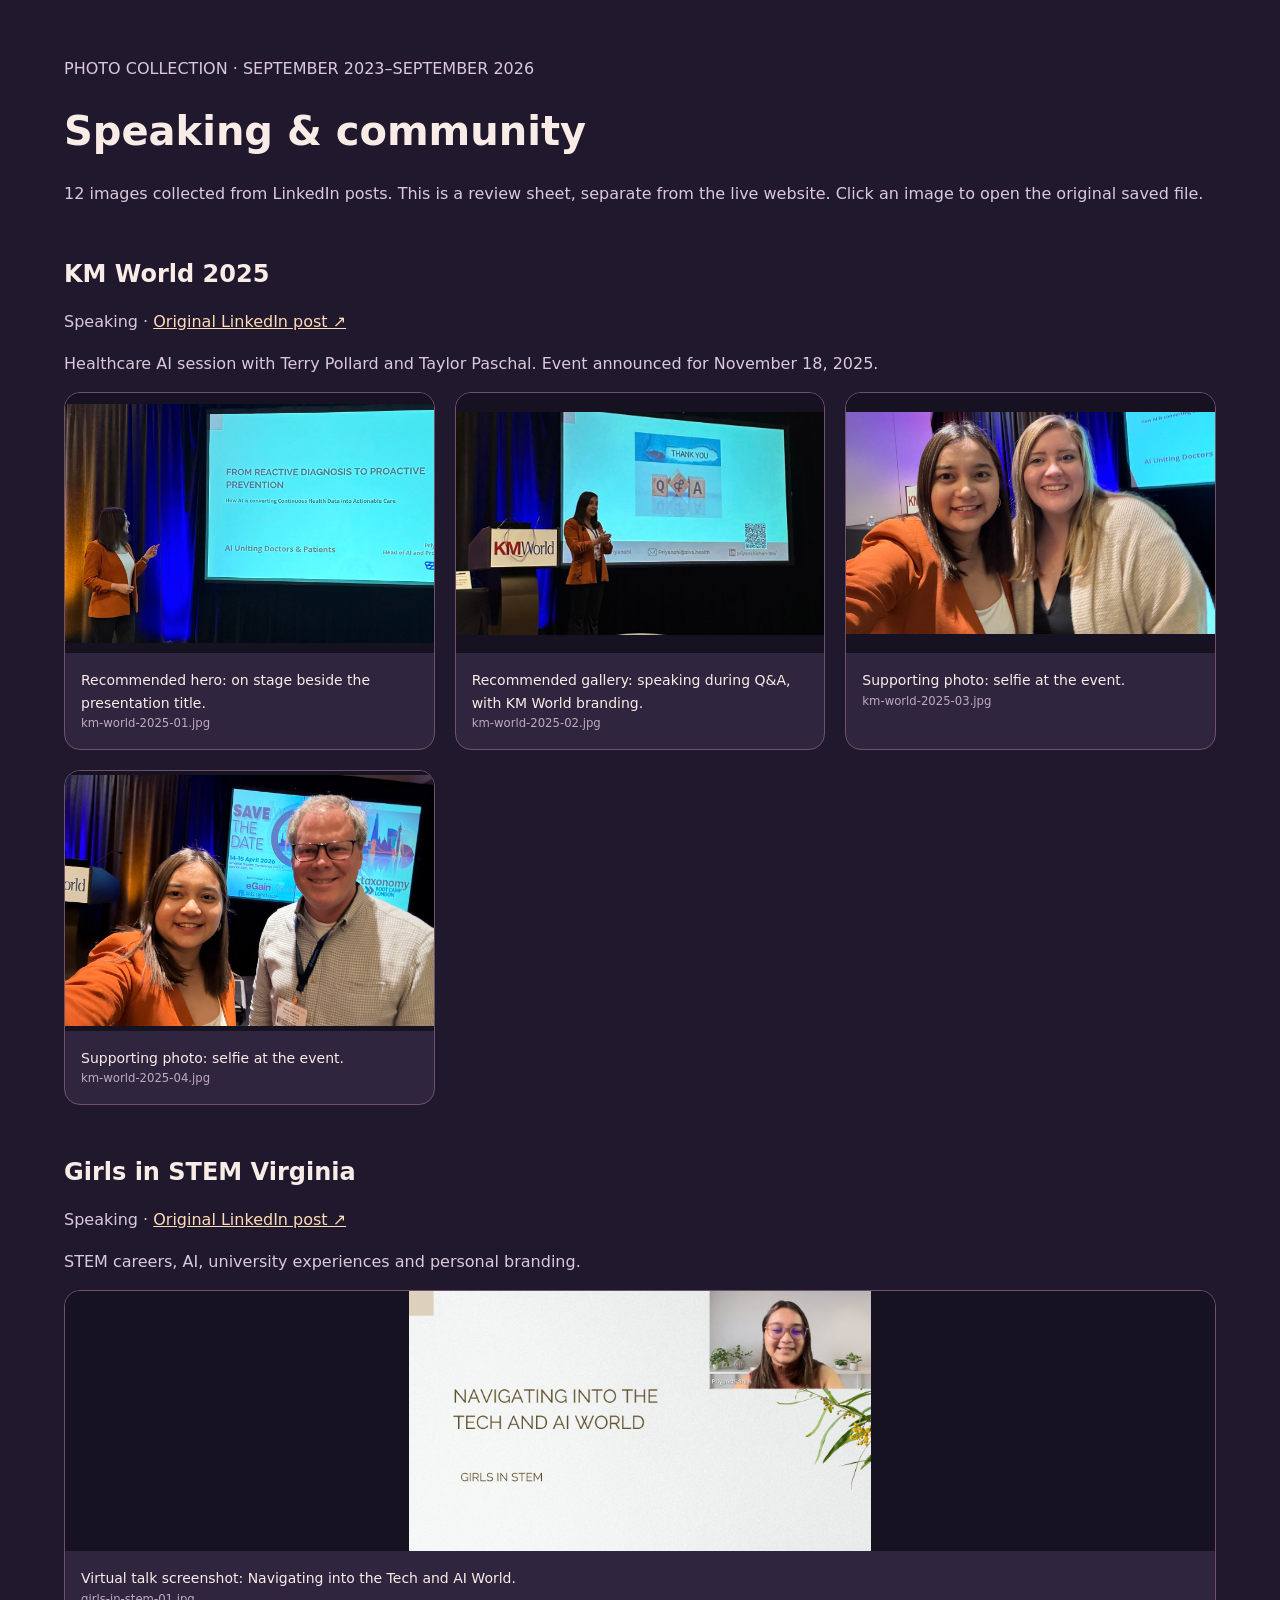
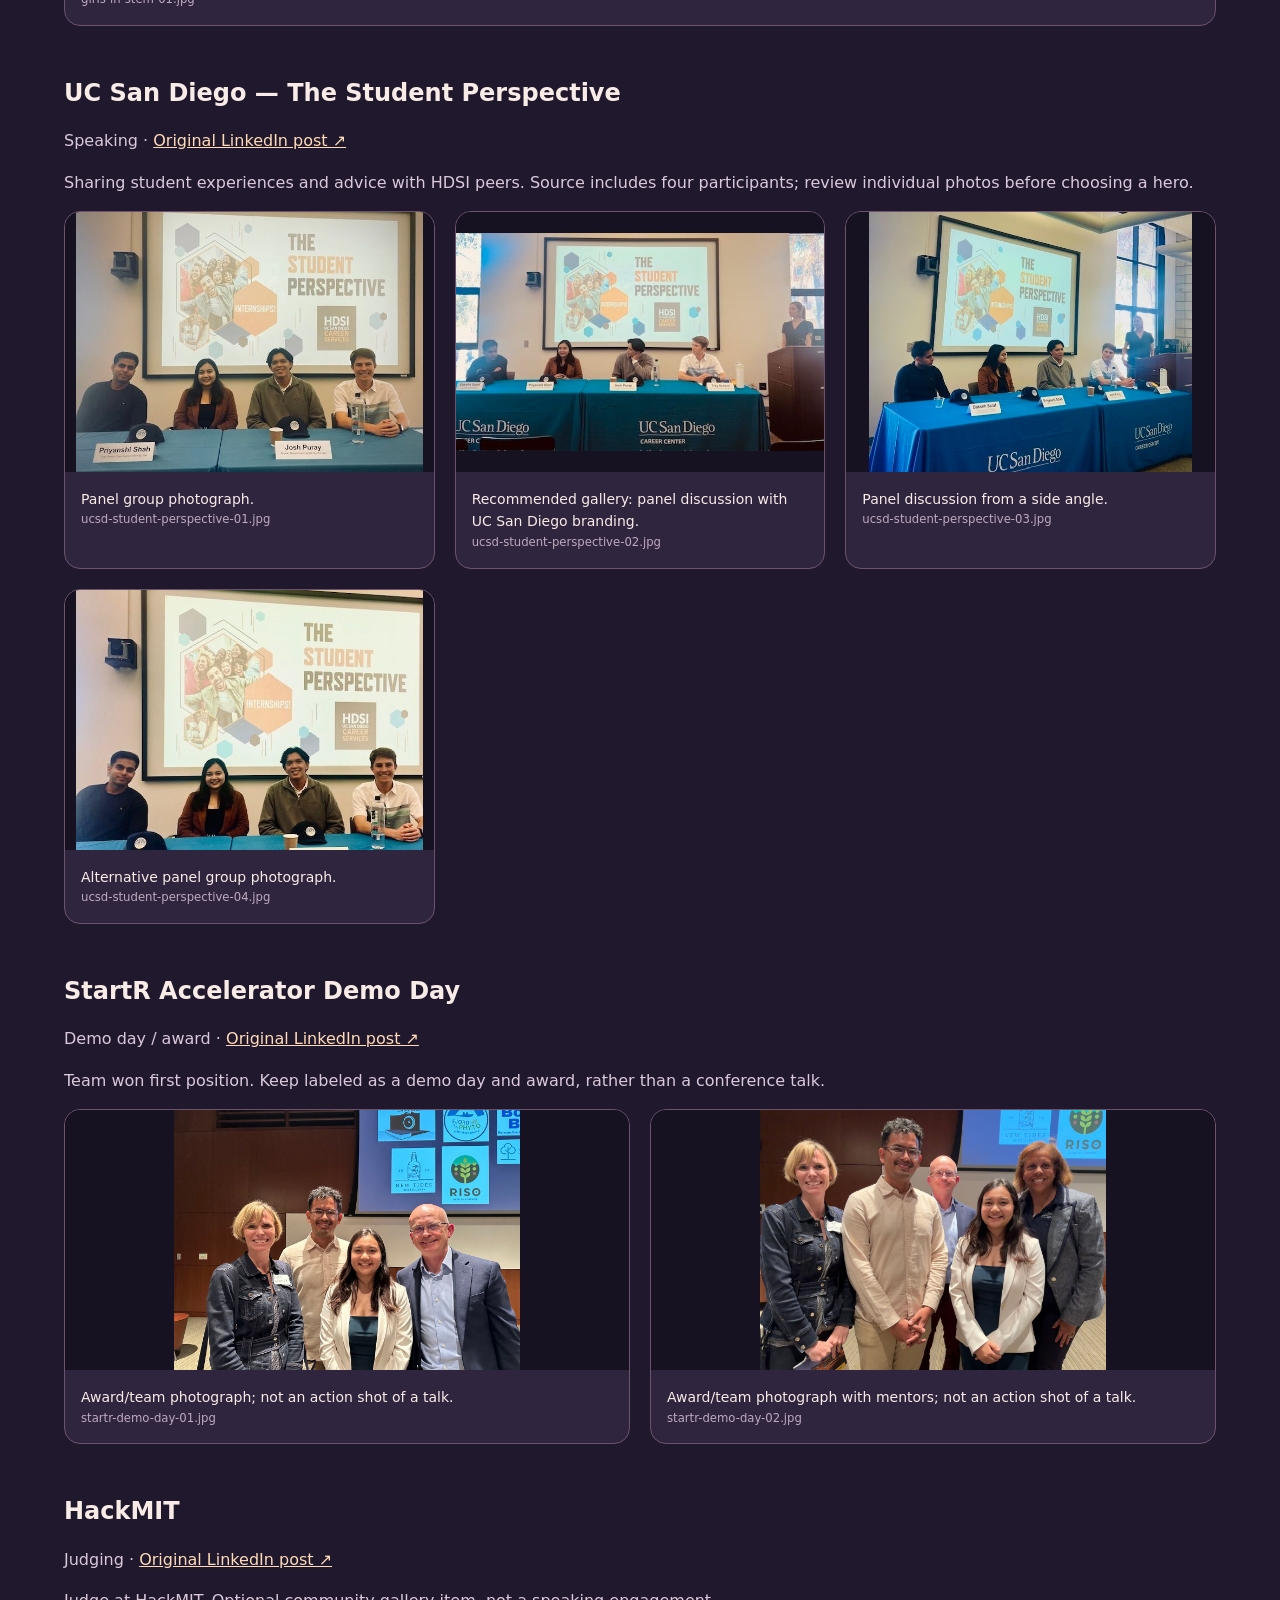
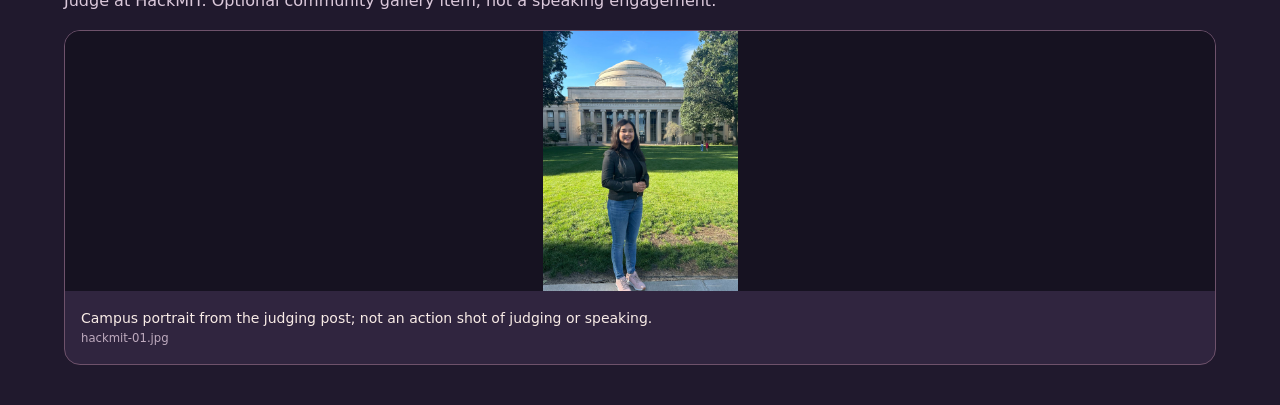
<file: design/speaking-gallery-review.html>
<!doctype html><html lang="en"><meta charset="utf-8"><meta name="viewport" content="width=device-width, initial-scale=1"><title>Speaking photos — review</title><style>body{margin:0;background:#20192d;color:#f9ece7;font:16px/1.6 system-ui;padding:40px 5vw}main{max-width:1250px;margin:auto}h1{font-size:40px;line-height:1.15}h2{margin:48px 0 6px}p{color:#dbc9db}a{color:#ffdbb7}.grid{display:grid;grid-template-columns:repeat(auto-fit,minmax(280px,1fr));gap:20px}figure{margin:0;background:#30253f;border:1px solid #6e526b;border-radius:16px;overflow:hidden}img{display:block;width:100%;height:260px;object-fit:contain;background:#161221}figcaption{padding:16px;font-size:14px}small{display:block;color:#beaabe}a:focus-visible{outline:3px solid #ffdbb7}</style><main><p>PHOTO COLLECTION · SEPTEMBER 2023–SEPTEMBER 2026</p><h1>Speaking & community</h1><p>12 images collected from LinkedIn posts. This is a review sheet, separate from the live website. Click an image to open the original saved file.</p><section><h2>KM World 2025</h2><p>Speaking · <a href="https://www.linkedin.com/feed/update/urn:li:activity:7397125816201113600/" target="_blank" rel="noopener">Original LinkedIn post ↗</a></p><p>Healthcare AI session with Terry Pollard and Taylor Paschal. Event announced for November 18, 2025.</p><div class="grid"><figure><a href="../implementation/assets/speaking/km-world-2025-01.jpg" target="_blank"><img src="../implementation/assets/speaking/km-world-2025-01.jpg" alt="Recommended hero: on stage beside the presentation title." loading="lazy"></a><figcaption>Recommended hero: on stage beside the presentation title.<small>km-world-2025-01.jpg</small></figcaption></figure><figure><a href="../implementation/assets/speaking/km-world-2025-02.jpg" target="_blank"><img src="../implementation/assets/speaking/km-world-2025-02.jpg" alt="Recommended gallery: speaking during Q&amp;A, with KM World branding." loading="lazy"></a><figcaption>Recommended gallery: speaking during Q&amp;A, with KM World branding.<small>km-world-2025-02.jpg</small></figcaption></figure><figure><a href="../implementation/assets/speaking/km-world-2025-03.jpg" target="_blank"><img src="../implementation/assets/speaking/km-world-2025-03.jpg" alt="Supporting photo: selfie at the event." loading="lazy"></a><figcaption>Supporting photo: selfie at the event.<small>km-world-2025-03.jpg</small></figcaption></figure><figure><a href="../implementation/assets/speaking/km-world-2025-04.jpg" target="_blank"><img src="../implementation/assets/speaking/km-world-2025-04.jpg" alt="Supporting photo: selfie at the event." loading="lazy"></a><figcaption>Supporting photo: selfie at the event.<small>km-world-2025-04.jpg</small></figcaption></figure></div></section><section><h2>Girls in STEM Virginia</h2><p>Speaking · <a href="https://www.linkedin.com/feed/update/urn:li:activity:7393162949420335104/" target="_blank" rel="noopener">Original LinkedIn post ↗</a></p><p>STEM careers, AI, university experiences and personal branding.</p><div class="grid"><figure><a href="../implementation/assets/speaking/girls-in-stem-01.jpg" target="_blank"><img src="../implementation/assets/speaking/girls-in-stem-01.jpg" alt="Virtual talk screenshot: Navigating into the Tech and AI World." loading="lazy"></a><figcaption>Virtual talk screenshot: Navigating into the Tech and AI World.<small>girls-in-stem-01.jpg</small></figcaption></figure></div></section><section><h2>UC San Diego — The Student Perspective</h2><p>Speaking · <a href="https://www.linkedin.com/feed/update/urn:li:activity:7193421177783001088/" target="_blank" rel="noopener">Original LinkedIn post ↗</a></p><p>Sharing student experiences and advice with HDSI peers. Source includes four participants; review individual photos before choosing a hero.</p><div class="grid"><figure><a href="../implementation/assets/speaking/ucsd-student-perspective-01.jpg" target="_blank"><img src="../implementation/assets/speaking/ucsd-student-perspective-01.jpg" alt="Panel group photograph." loading="lazy"></a><figcaption>Panel group photograph.<small>ucsd-student-perspective-01.jpg</small></figcaption></figure><figure><a href="../implementation/assets/speaking/ucsd-student-perspective-02.jpg" target="_blank"><img src="../implementation/assets/speaking/ucsd-student-perspective-02.jpg" alt="Recommended gallery: panel discussion with UC San Diego branding." loading="lazy"></a><figcaption>Recommended gallery: panel discussion with UC San Diego branding.<small>ucsd-student-perspective-02.jpg</small></figcaption></figure><figure><a href="../implementation/assets/speaking/ucsd-student-perspective-03.jpg" target="_blank"><img src="../implementation/assets/speaking/ucsd-student-perspective-03.jpg" alt="Panel discussion from a side angle." loading="lazy"></a><figcaption>Panel discussion from a side angle.<small>ucsd-student-perspective-03.jpg</small></figcaption></figure><figure><a href="../implementation/assets/speaking/ucsd-student-perspective-04.jpg" target="_blank"><img src="../implementation/assets/speaking/ucsd-student-perspective-04.jpg" alt="Alternative panel group photograph." loading="lazy"></a><figcaption>Alternative panel group photograph.<small>ucsd-student-perspective-04.jpg</small></figcaption></figure></div></section><section><h2>StartR Accelerator Demo Day</h2><p>Demo day / award · <a href="https://www.linkedin.com/feed/update/urn:li:activity:7204615462846922754/" target="_blank" rel="noopener">Original LinkedIn post ↗</a></p><p>Team won first position. Keep labeled as a demo day and award, rather than a conference talk.</p><div class="grid"><figure><a href="../implementation/assets/speaking/startr-demo-day-01.jpg" target="_blank"><img src="../implementation/assets/speaking/startr-demo-day-01.jpg" alt="Award/team photograph; not an action shot of a talk." loading="lazy"></a><figcaption>Award/team photograph; not an action shot of a talk.<small>startr-demo-day-01.jpg</small></figcaption></figure><figure><a href="../implementation/assets/speaking/startr-demo-day-02.jpg" target="_blank"><img src="../implementation/assets/speaking/startr-demo-day-02.jpg" alt="Award/team photograph with mentors; not an action shot of a talk." loading="lazy"></a><figcaption>Award/team photograph with mentors; not an action shot of a talk.<small>startr-demo-day-02.jpg</small></figcaption></figure></div></section><section><h2>HackMIT</h2><p>Judging · <a href="https://www.linkedin.com/feed/update/urn:li:activity:7114334740932935680/" target="_blank" rel="noopener">Original LinkedIn post ↗</a></p><p>Judge at HackMIT. Optional community gallery item, not a speaking engagement.</p><div class="grid"><figure><a href="../implementation/assets/speaking/hackmit-01.jpg" target="_blank"><img src="../implementation/assets/speaking/hackmit-01.jpg" alt="Campus portrait from the judging post; not an action shot of judging or speaking." loading="lazy"></a><figcaption>Campus portrait from the judging post; not an action shot of judging or speaking.<small>hackmit-01.jpg</small></figcaption></figure></div></section></main></html>
</file>
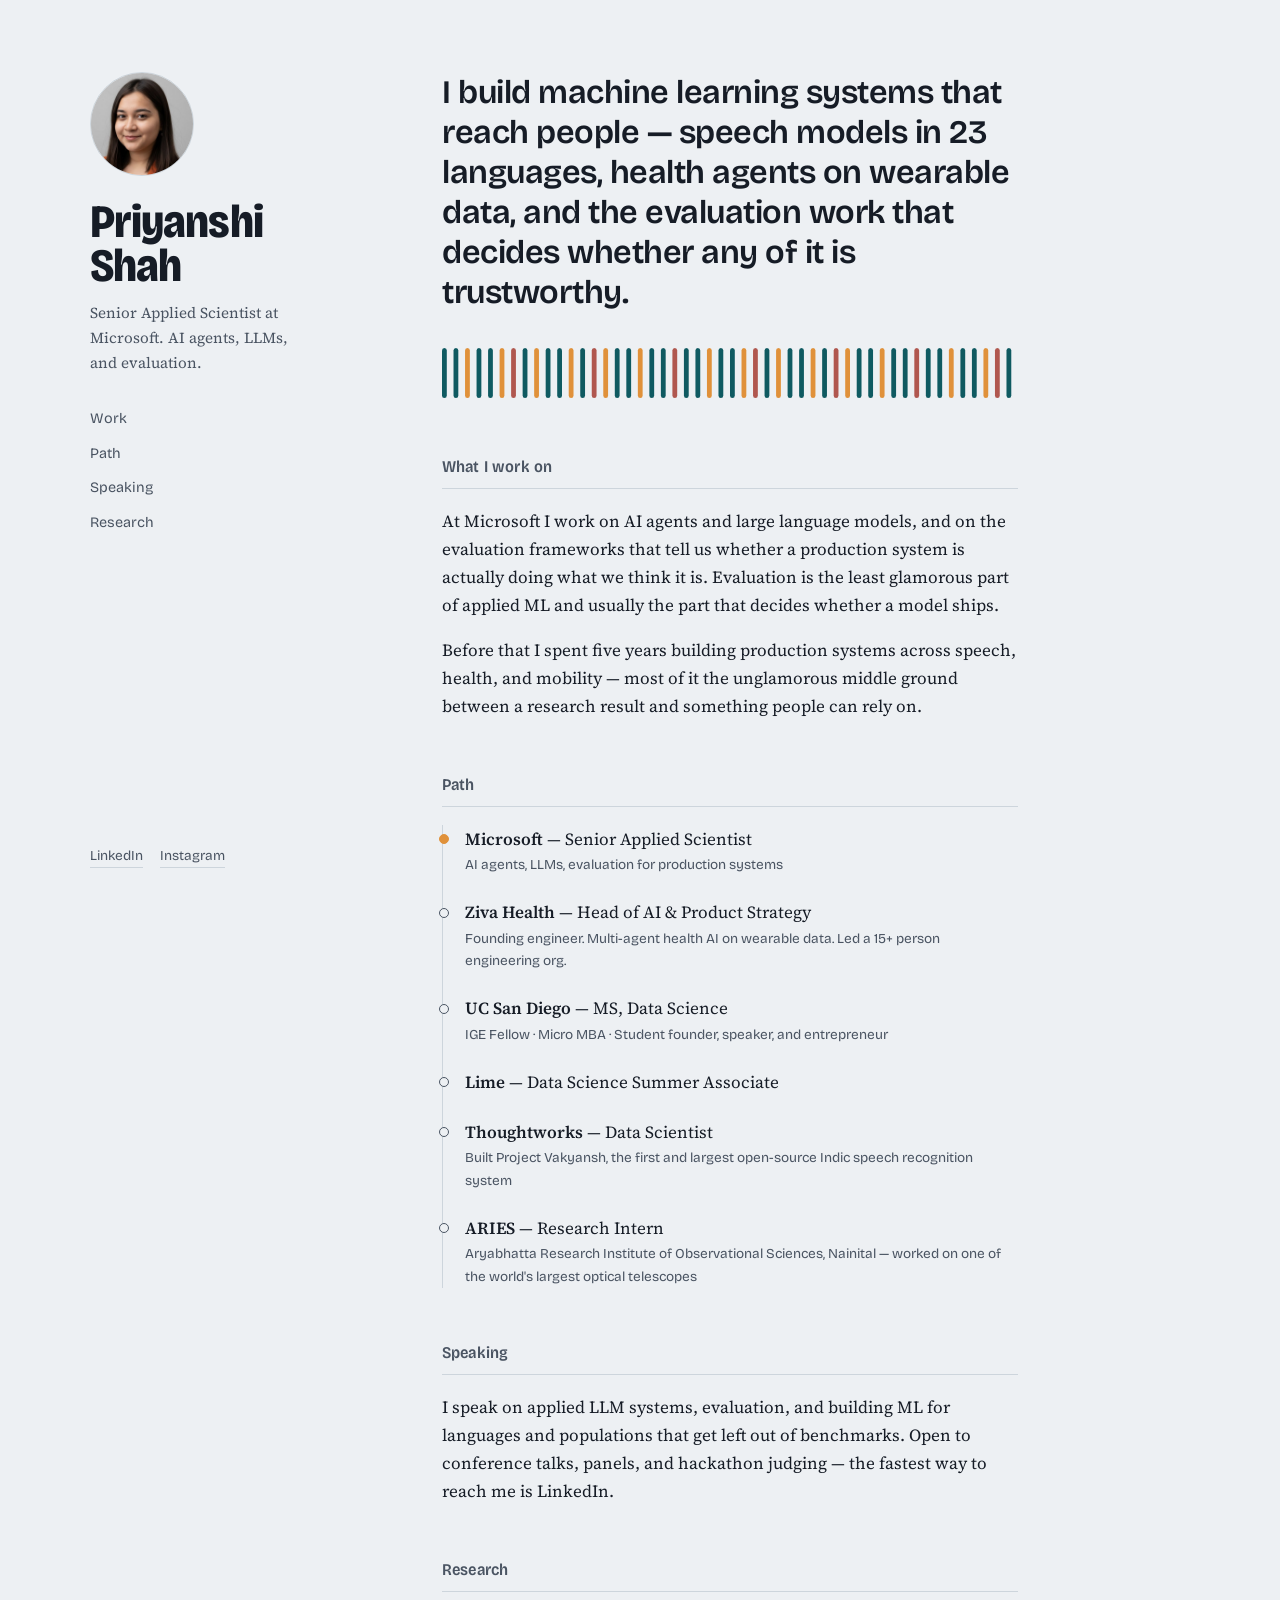
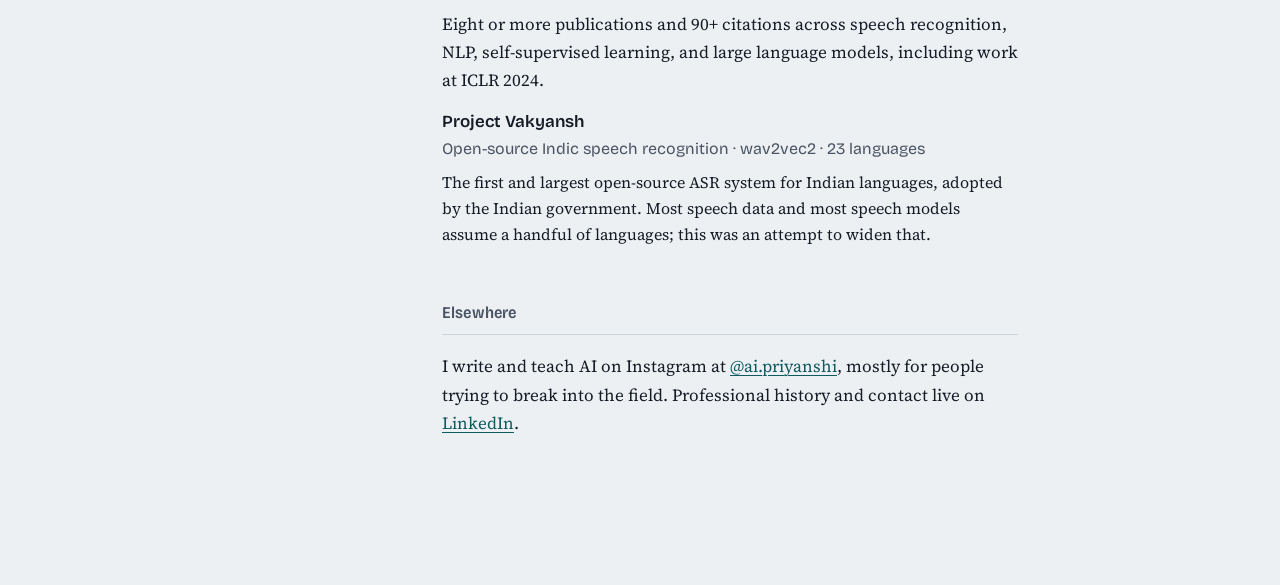
<file: implementation/previous-index.html>
<!DOCTYPE html>
<html lang="en">
<head>
<meta charset="utf-8">
<meta name="viewport" content="width=device-width, initial-scale=1">

<title>Priyanshi Shah — AI/ML Scientist</title>
<meta name="description" content="Priyanshi Shah is a Senior Applied Scientist at Microsoft working on AI agents, LLMs, and evaluation for production systems. Speaking, research, and writing.">
<link rel="canonical" href="https://priyanshi.info/">

<meta property="og:type" content="profile">
<meta property="og:title" content="Priyanshi Shah — AI/ML Scientist">
<meta property="og:description" content="Senior Applied Scientist at Microsoft. AI agents, LLMs, and evaluation for production systems.">
<meta property="og:url" content="https://priyanshi.info/">
<meta name="twitter:card" content="summary_large_image">

<link rel="preconnect" href="https://fonts.googleapis.com">
<link rel="preconnect" href="https://fonts.gstatic.com" crossorigin>
<link href="https://fonts.googleapis.com/css2?family=Bricolage+Grotesque:opsz,wdth,wght@12..96,75..100,400;12..96,75..100,600;12..96,75..100,800&family=Source+Serif+4:ital,opsz,wght@0,8..60,400;0,8..60,600;1,8..60,400&display=swap" rel="stylesheet">

<script type="application/ld+json">
{
  "@context": "https://schema.org",
  "@type": "Person",
  "name": "Priyanshi Shah",
  "url": "https://priyanshi.info/",
  "jobTitle": "Senior Applied Scientist",
  "worksFor": { "@type": "Organization", "name": "Microsoft" },
  "alumniOf": [
    { "@type": "CollegeOrUniversity", "name": "University of California San Diego" },
    { "@type": "CollegeOrUniversity", "name": "Dehradun Institute of Technology" }
  ],
  "knowsAbout": ["Large language models", "AI agents", "Speech recognition", "Machine learning evaluation"],
  "sameAs": [
    "https://www.linkedin.com/in/priyanshishah-184/",
    "https://www.instagram.com/ai.priyanshi"
  ]
}
</script>

<style>
:root{
  --paper:#EDF0F3;
  --paper-deep:#E2E7EC;
  --ink:#161C26;
  --ink-soft:#4A5462;
  --saffron:#E0913A;
  --teal:#0F5A61;
  --clay:#B0574F;
  --rule:#CDD5DC;
  --measure:64ch;
}

*{box-sizing:border-box}
html{-webkit-text-size-adjust:100%}
body{
  margin:0;
  background:var(--paper);
  color:var(--ink);
  font-family:"Source Serif 4",Georgia,serif;
  font-size:1.0625rem;
  line-height:1.65;
  font-optical-sizing:auto;
}

a{color:var(--teal);text-underline-offset:.18em;text-decoration-thickness:.06em}
a:hover{color:var(--clay)}
a:focus-visible{outline:2px solid var(--saffron);outline-offset:3px;border-radius:2px}

.shell{
  max-width:1180px;
  margin:0 auto;
  padding:0 1.5rem;
  display:grid;
  grid-template-columns:1fr;
  gap:0;
}

/* ---------- left rail ---------- */
.rail{padding:3rem 0 1rem}
.portrait{
  width:104px;height:104px;
  border-radius:50%;
  background:var(--paper-deep);
  border:1px solid var(--rule);
  display:grid;place-items:center;
  color:var(--ink-soft);
  font-family:"Bricolage Grotesque",system-ui,sans-serif;
  font-size:.75rem;
  text-align:center;
  line-height:1.3;
  overflow:hidden;
  margin-bottom:1.5rem;
}
.portrait img{width:100%;height:100%;object-fit:cover;display:block}

.wordmark{
  font-family:"Bricolage Grotesque",system-ui,sans-serif;
  font-weight:800;
  font-variation-settings:"wdth" 85;
  font-size:clamp(2.1rem,5.5vw,2.9rem);
  line-height:.95;
  letter-spacing:-.02em;
  margin:0 0 .75rem;
}
.wordmark span{display:block}
.role{
  font-size:.95rem;
  color:var(--ink-soft);
  margin:0 0 1.75rem;
  max-width:26ch;
}

.railnav{display:none}
.railnav ul{list-style:none;margin:0;padding:0}
.railnav li{margin-bottom:.4rem}
.railnav a{
  font-family:"Bricolage Grotesque",system-ui,sans-serif;
  font-size:.9rem;
  color:var(--ink-soft);
  text-decoration:none;
  border-bottom:1px solid transparent;
  padding-bottom:1px;
}
.railnav a:hover{color:var(--ink);border-bottom-color:var(--saffron)}

.railfoot{
  margin-top:2rem;
  font-size:.85rem;
  color:var(--ink-soft);
  font-family:"Bricolage Grotesque",system-ui,sans-serif;
}
.railfoot a{display:inline-block;margin-right:.9rem;color:var(--ink-soft);text-decoration:none;border-bottom:1px solid var(--rule)}
.railfoot a:hover{color:var(--clay);border-bottom-color:var(--clay)}

/* ---------- main ---------- */
main{padding:1rem 0 5rem;max-width:var(--measure)}

.hero-line{
  font-family:"Bricolage Grotesque",system-ui,sans-serif;
  font-weight:600;
  font-size:clamp(1.45rem,3.4vw,2.05rem);
  line-height:1.22;
  letter-spacing:-.015em;
  margin:0 0 1.5rem;
}

/* the one bold element: a waveform, for the speech work */
.wave{
  width:100%;height:74px;
  margin:0 0 2.75rem;
  display:block;
}
.wave rect{fill:var(--teal)}
.wave rect:nth-child(3n){fill:var(--saffron)}
.wave rect:nth-child(7n){fill:var(--clay)}
@media (prefers-reduced-motion:no-preference){
  .wave rect{
    transform-origin:center;
    animation:pulse 2.4s ease-in-out infinite;
  }
}
@keyframes pulse{
  0%,100%{transform:scaleY(.28)}
  50%{transform:scaleY(1)}
}

section{margin-bottom:3.25rem}
h2{
  font-family:"Bricolage Grotesque",system-ui,sans-serif;
  font-weight:600;
  font-variation-settings:"wdth" 90;
  font-size:1.02rem;
  letter-spacing:.01em;
  color:var(--ink-soft);
  margin:0 0 1.1rem;
  padding-bottom:.45rem;
  border-bottom:1px solid var(--rule);
}
p{margin:0 0 1.05rem}
p:last-child{margin-bottom:0}

.entry{margin-bottom:1.6rem}
.entry:last-child{margin-bottom:0}
.entry h3{
  font-family:"Bricolage Grotesque",system-ui,sans-serif;
  font-weight:600;
  font-size:1.06rem;
  margin:0 0 .2rem;
  line-height:1.3;
}
.meta{
  font-family:"Bricolage Grotesque",system-ui,sans-serif;
  font-size:.85rem;
  color:var(--ink-soft);
  margin:0 0 .4rem;
}
.entry p{font-size:1rem}

/* timeline uses real sequence, so markers are earned */
.timeline{list-style:none;margin:0;padding:0;border-left:1px solid var(--rule)}
.timeline li{position:relative;padding:0 0 1.35rem 1.4rem}
.timeline li:last-child{padding-bottom:0}
.timeline li::before{
  content:"";
  position:absolute;left:-4.5px;top:.55em;
  width:8px;height:8px;border-radius:50%;
  background:var(--paper);
  border:1.5px solid var(--ink-soft);
}
.timeline li.current::before{background:var(--saffron);border-color:var(--saffron)}
.timeline strong{font-weight:600}
.timeline .meta{margin:.1rem 0 0}

.note{
  margin-top:3.5rem;
  padding:1rem 1.15rem;
  background:var(--paper-deep);
  border-left:3px solid var(--saffron);
  font-size:.92rem;
  color:var(--ink-soft);
}
.note code{
  font-family:ui-monospace,SFMono-Regular,Menlo,monospace;
  font-size:.85em;
  background:rgba(22,28,38,.06);
  padding:.1em .35em;
  border-radius:3px;
}

/* ---------- desktop: sticky rail ---------- */
@media (min-width:900px){
  .shell{
    grid-template-columns:280px 1fr;
    gap:4.5rem;
    padding:0 2.5rem;
  }
  .rail{
    position:sticky;
    top:0;
    height:100vh;
    padding:4.5rem 0 2rem;
    display:flex;
    flex-direction:column;
  }
  .railnav{display:block}
  .railfoot{margin-top:auto}
  main{padding:4.5rem 0 6rem}
}
</style>
</head>

<body>
<div class="shell">

  <aside class="rail">
    <div class="portrait">
<img src="[data-uri]" alt="Priyanshi Shah" width="440" height="440">
    </div>

    <h1 class="wordmark"><span>Priyanshi</span><span>Shah</span></h1>
    <p class="role">Senior Applied Scientist at Microsoft. AI agents, LLMs, and evaluation.</p>

    <nav class="railnav" aria-label="Sections">
      <ul>
        <li><a href="#work">Work</a></li>
        <li><a href="#path">Path</a></li>
        <li><a href="#speaking">Speaking</a></li>
        <li><a href="#research">Research</a></li>
      </ul>
    </nav>

    <div class="railfoot">
      <a href="https://www.linkedin.com/in/priyanshishah-184/">LinkedIn</a>
      <a href="https://www.instagram.com/ai.priyanshi">Instagram</a>
    </div>
  </aside>

  <main>
    <p class="hero-line">I build machine learning systems that reach people — speech models in 23 languages, health agents on wearable data, and the evaluation work that decides whether any of it is trustworthy.</p>

    <svg class="wave" viewBox="0 0 600 74" preserveAspectRatio="none" aria-hidden="true">
      <rect x="0"   y="12" width="5" height="50" rx="2.5" style="animation-delay:0s"></rect>
      <rect x="12"  y="12" width="5" height="50" rx="2.5" style="animation-delay:.08s"></rect>
      <rect x="24"  y="12" width="5" height="50" rx="2.5" style="animation-delay:.16s"></rect>
      <rect x="36"  y="12" width="5" height="50" rx="2.5" style="animation-delay:.24s"></rect>
      <rect x="48"  y="12" width="5" height="50" rx="2.5" style="animation-delay:.32s"></rect>
      <rect x="60"  y="12" width="5" height="50" rx="2.5" style="animation-delay:.4s"></rect>
      <rect x="72"  y="12" width="5" height="50" rx="2.5" style="animation-delay:.48s"></rect>
      <rect x="84"  y="12" width="5" height="50" rx="2.5" style="animation-delay:.56s"></rect>
      <rect x="96"  y="12" width="5" height="50" rx="2.5" style="animation-delay:.64s"></rect>
      <rect x="108" y="12" width="5" height="50" rx="2.5" style="animation-delay:.72s"></rect>
      <rect x="120" y="12" width="5" height="50" rx="2.5" style="animation-delay:.8s"></rect>
      <rect x="132" y="12" width="5" height="50" rx="2.5" style="animation-delay:.88s"></rect>
      <rect x="144" y="12" width="5" height="50" rx="2.5" style="animation-delay:.96s"></rect>
      <rect x="156" y="12" width="5" height="50" rx="2.5" style="animation-delay:1.04s"></rect>
      <rect x="168" y="12" width="5" height="50" rx="2.5" style="animation-delay:1.12s"></rect>
      <rect x="180" y="12" width="5" height="50" rx="2.5" style="animation-delay:1.2s"></rect>
      <rect x="192" y="12" width="5" height="50" rx="2.5" style="animation-delay:1.28s"></rect>
      <rect x="204" y="12" width="5" height="50" rx="2.5" style="animation-delay:1.36s"></rect>
      <rect x="216" y="12" width="5" height="50" rx="2.5" style="animation-delay:1.44s"></rect>
      <rect x="228" y="12" width="5" height="50" rx="2.5" style="animation-delay:1.52s"></rect>
      <rect x="240" y="12" width="5" height="50" rx="2.5" style="animation-delay:1.6s"></rect>
      <rect x="252" y="12" width="5" height="50" rx="2.5" style="animation-delay:1.52s"></rect>
      <rect x="264" y="12" width="5" height="50" rx="2.5" style="animation-delay:1.44s"></rect>
      <rect x="276" y="12" width="5" height="50" rx="2.5" style="animation-delay:1.36s"></rect>
      <rect x="288" y="12" width="5" height="50" rx="2.5" style="animation-delay:1.28s"></rect>
      <rect x="300" y="12" width="5" height="50" rx="2.5" style="animation-delay:1.2s"></rect>
      <rect x="312" y="12" width="5" height="50" rx="2.5" style="animation-delay:1.12s"></rect>
      <rect x="324" y="12" width="5" height="50" rx="2.5" style="animation-delay:1.04s"></rect>
      <rect x="336" y="12" width="5" height="50" rx="2.5" style="animation-delay:.96s"></rect>
      <rect x="348" y="12" width="5" height="50" rx="2.5" style="animation-delay:.88s"></rect>
      <rect x="360" y="12" width="5" height="50" rx="2.5" style="animation-delay:.8s"></rect>
      <rect x="372" y="12" width="5" height="50" rx="2.5" style="animation-delay:.72s"></rect>
      <rect x="384" y="12" width="5" height="50" rx="2.5" style="animation-delay:.64s"></rect>
      <rect x="396" y="12" width="5" height="50" rx="2.5" style="animation-delay:.56s"></rect>
      <rect x="408" y="12" width="5" height="50" rx="2.5" style="animation-delay:.48s"></rect>
      <rect x="420" y="12" width="5" height="50" rx="2.5" style="animation-delay:.4s"></rect>
      <rect x="432" y="12" width="5" height="50" rx="2.5" style="animation-delay:.32s"></rect>
      <rect x="444" y="12" width="5" height="50" rx="2.5" style="animation-delay:.24s"></rect>
      <rect x="456" y="12" width="5" height="50" rx="2.5" style="animation-delay:.16s"></rect>
      <rect x="468" y="12" width="5" height="50" rx="2.5" style="animation-delay:.08s"></rect>
      <rect x="480" y="12" width="5" height="50" rx="2.5" style="animation-delay:0s"></rect>
      <rect x="492" y="12" width="5" height="50" rx="2.5" style="animation-delay:.08s"></rect>
      <rect x="504" y="12" width="5" height="50" rx="2.5" style="animation-delay:.16s"></rect>
      <rect x="516" y="12" width="5" height="50" rx="2.5" style="animation-delay:.24s"></rect>
      <rect x="528" y="12" width="5" height="50" rx="2.5" style="animation-delay:.32s"></rect>
      <rect x="540" y="12" width="5" height="50" rx="2.5" style="animation-delay:.4s"></rect>
      <rect x="552" y="12" width="5" height="50" rx="2.5" style="animation-delay:.48s"></rect>
      <rect x="564" y="12" width="5" height="50" rx="2.5" style="animation-delay:.56s"></rect>
      <rect x="576" y="12" width="5" height="50" rx="2.5" style="animation-delay:.64s"></rect>
      <rect x="588" y="12" width="5" height="50" rx="2.5" style="animation-delay:.72s"></rect>
    </svg>

    <section id="work">
      <h2>What I work on</h2>
      <p>At Microsoft I work on AI agents and large language models, and on the evaluation frameworks that tell us whether a production system is actually doing what we think it is. Evaluation is the least glamorous part of applied ML and usually the part that decides whether a model ships.</p>
      <p>Before that I spent five years building production systems across speech, health, and mobility — most of it the unglamorous middle ground between a research result and something people can rely on.</p>
    </section>

    <section id="path">
      <h2>Path</h2>
      <ul class="timeline">
        <li class="current">
          <strong>Microsoft</strong> — Senior Applied Scientist
          <p class="meta">AI agents, LLMs, evaluation for production systems</p>
        </li>
        <li>
          <strong>Ziva Health</strong> — Head of AI &amp; Product Strategy
          <p class="meta">Founding engineer. Multi-agent health AI on wearable data. Led a 15+ person engineering org.</p>
        </li>
        <li>
          <strong>UC San Diego</strong> — MS, Data Science
          <p class="meta">IGE Fellow · Micro MBA · Student founder, speaker, and entrepreneur</p>
        </li>
        <li>
          <strong>Lime</strong> — Data Science Summer Associate
        </li>
        <li>
          <strong>Thoughtworks</strong> — Data Scientist
          <p class="meta">Built Project Vakyansh, the first and largest open-source Indic speech recognition system</p>
        </li>
        <li>
          <strong>ARIES</strong> — Research Intern
          <p class="meta">Aryabhatta Research Institute of Observational Sciences, Nainital — worked on one of the world's largest optical telescopes</p>
        </li>
      </ul>
    </section>

    <section id="speaking">
      <h2>Speaking</h2>
      <p>I speak on applied LLM systems, evaluation, and building ML for languages and populations that get left out of benchmarks. Open to conference talks, panels, and hackathon judging — the fastest way to reach me is LinkedIn.</p>
    </section>

    <section id="research">
      <h2>Research</h2>
      <p>Eight or more publications and 90+ citations across speech recognition, NLP, self-supervised learning, and large language models, including work at ICLR 2024.</p>
      <div class="entry">
        <h3>Project Vakyansh</h3>
        <p class="meta">Open-source Indic speech recognition · wav2vec2 · 23 languages</p>
        <p>The first and largest open-source ASR system for Indian languages, adopted by the Indian government. Most speech data and most speech models assume a handful of languages; this was an attempt to widen that.</p>
      </div>
    </section>

    <section id="elsewhere">
      <h2>Elsewhere</h2>
      <p>I write and teach AI on Instagram at <a href="https://www.instagram.com/ai.priyanshi">@ai.priyanshi</a>, mostly for people trying to break into the field. Professional history and contact live on <a href="https://www.linkedin.com/in/priyanshishah-184/">LinkedIn</a>.</p>
    </section>

  </main>

</div>
</body>
</html>
</file>
<file: speaking.css>
#speakingWorld{position:fixed;inset:0;z-index:4;overflow-y:auto;overflow-x:hidden;background:#101b31;overscroll-behavior:contain}
#speakingWorld[hidden]{display:none}
.speaking-view .hero,.speaking-view footer,.speaking-view #mobileNav,.speaking-view .orb,.speaking-view #guideTrail{visibility:hidden}
.speaking-view #about{display:none}.speaking-view header{background:linear-gradient(#111a30e8,#111a3000)}
.speaking-landscape{position:absolute;inset:0;pointer-events:none;background:url('assets/speaking/world.png') center top/100% 100% no-repeat;opacity:.85}
.speaking-stage{position:relative;max-width:1250px;margin:auto;padding:140px 6% 100px;isolation:isolate}
.speaking-hero{display:grid;grid-template-columns:.85fr 1.15fr;gap:5%;align-items:center;margin-bottom:160px}
.speaking-copy h1{font:400 clamp(46px,5.5vw,78px)/1.02 Georgia,serif;letter-spacing:-.035em}
.speaking-copy p{color:#e5d0df;font-size:16px;line-height:1.7}
.speak-invite{display:inline-block;padding:14px 25px;border:1px solid #ffd0aa;border-radius:30px;box-shadow:0 0 16px #ffb88b55,inset 0 0 14px #ffb88b20;background:#292137a6;color:#fff0e4;text-decoration:none;margin-top:15px;font-size:14px}
.archive-title{font:400 clamp(35px,4vw,55px)/1.1 Georgia,serif;margin:0 0 70px;position:relative;z-index:2}
.speaking-gallery{display:grid;grid-template-columns:1fr 1fr;gap:150px 12%;align-items:start;padding:0 4%}
.speaking-island{position:relative;z-index:2;min-width:0;transition:filter .3s}
.speaking-island::after{content:'';position:absolute;z-index:-1;pointer-events:none;left:-16%;width:132%;height:280px;top:calc(100% - 110px);background:url('assets/speaking/island.png') center top/100% auto no-repeat}
.speaking-gallery .speaking-island:nth-child(even){margin-top:130px}
.speaking-gallery .speaking-island:nth-child(3),.speaking-gallery .speaking-island:nth-child(4){width:82%}
.speaking-gallery .speaking-island:last-child{grid-column:1 / -1;width:55%;justify-self:center;margin:10px 0 100px}
.speaker-card{display:block;width:100%;padding:0;text-align:left;border:1px solid #efc39eaa;border-radius:9px;overflow:hidden;background:#151c30;box-shadow:0 0 12px #ffc19b22,0 15px 40px #080d2466;color:#fff0e5;transition:box-shadow .3s,transform .3s}
button.speaker-card:hover,button.speaker-card:focus-visible,.speaking-island.is-current .speaker-card{box-shadow:0 0 0 1px #ffdab4,0 0 30px #ffc28d55;transform:translateY(-5px)}
.speaker-card img{display:block;width:100%;aspect-ratio:1.6;object-fit:cover}
.speaker-caption{display:block;padding:16px 18px;font-size:clamp(14px,1.5vw,19px);line-height:1.3}
.speaker-placeholder{display:grid;place-items:center;aspect-ratio:1.6;background:radial-gradient(ellipse,#45334c,#141d31);color:#ffd6b4}
.speaker-placeholder svg{width:65px;height:65px;stroke:currentColor;fill:none;stroke-width:1.3}
.speaking-end{text-align:center;position:relative;z-index:2;padding-top:30px}.speaking-end>a:last-child{display:block;color:#d8c8d9;font-size:12px;margin-top:25px;text-decoration:none}
.speaking-path{position:absolute;inset:0;width:100%;height:100%;z-index:0;pointer-events:none;overflow:visible}
.speaking-path path{fill:none;stroke:#ffc494;stroke-width:2;filter:drop-shadow(0 0 5px #ffb381)}
#speakingBall{position:absolute;width:25px;height:25px;z-index:3;transition:none;transform:translate(-50%,-50%)}
#speakingViewer{width:min(960px,94vw);max-width:960px;padding:18px;background:#182036}
#speakingViewer img{width:100%;max-height:70vh;object-fit:contain;display:block}#speakingViewer h2{font:22px Georgia;margin:16px 0}
.speaker-viewer-controls{display:flex;justify-content:space-between;align-items:center;gap:12px}.speaker-viewer-controls button{background:#ffffff10;border:1px solid #ffffff30;border-radius:20px;padding:9px 15px}
@media(max-width:650px){.speaking-view header{padding:20px 16px;gap:8px}.speaking-view .name{font-size:8px}.speaking-view .world-nav{gap:10px}.speaking-view .world-nav a{font-size:10px}
.speaking-stage{padding:110px 8% 70px}.speaking-hero{grid-template-columns:1fr;gap:45px;margin-bottom:145px}.speaking-copy h1{font-size:51px;max-width:300px}.speaking-copy p{font-size:14px}
.speaking-gallery{grid-template-columns:1fr;gap:135px;padding:0 5%}.speaking-gallery .speaking-island:nth-child(n){width:92%;margin:0;grid-column:auto;justify-self:start}.speaking-gallery .speaking-island:nth-child(even){justify-self:end}
.speaking-gallery .speaking-island:last-child{margin-bottom:120px}.speaking-island::after{height:230px;top:calc(100% - 85px)}.archive-title{margin-bottom:65px}.speaking-landscape{background-size:auto 100%}
}
@media(prefers-reduced-motion:reduce){.speaker-card{transition:none}#speakingBall{display:none}}

#speakingTitle:focus{outline:none}.speaking-view header{background:#111a30e8;backdrop-filter:blur(12px)}
.speaking-hero>.speaking-island::after{left:-10%;width:120%}#speakingBall{z-index:1}

/* Smaller scenery, anchored by its actual surface rather than a fixed pixel offset. */
.speaking-island{container-type:inline-size}
.speaking-island::after,.speaking-hero>.speaking-island::after{left:.5%;width:99%;height:auto;aspect-ratio:3/2;top:calc(100% - 20cqw);background-size:100% 100%}
.speaking-hero>.speaking-island::after{left:5%;width:90%;top:calc(100% - 18.2cqw)}
.speaking-gallery .speaking-island:not(:last-child)::after{background-image:url('assets/speaking/island-garden.png')}
.speaking-gallery .speaking-island:nth-child(even)::after{transform:scaleX(-1)}
button.speaker-card:hover,button.speaker-card:focus-visible,.speaking-island.is-current .speaker-card{transform:none}
#speakingBall{will-change:transform;left:0;top:0}

/* Reuse the genuinely transparent scenery; crop the waterfall off garden variants. */
.speaking-gallery .speaking-island:not(:last-child)::after{
 background-image:url('assets/speaking/island.png');
 clip-path:polygon(0 0,87% 0,87% 49%,82% 64%,72% 76%,55% 91%,0 100%);
 top:calc(100% - 20cqw);
}
.speaking-gallery .speaking-island:nth-child(2)::after{filter:hue-rotate(12deg)}
.speaking-gallery .speaking-island:nth-child(4)::after{filter:hue-rotate(-10deg)}
.speaker-card img[src$="chancellors-alumni-panel.png"]{object-fit:contain;background:#101319}
.speaker-card img[src$="hdsc-ribbon-cutting.png"]{object-fit:contain;background:#fff}
/* A luminous, expandable gathering space continuing the island trail. */
.event-world{position:relative;margin:100px -4% 20px;padding:105px 4% 80px;isolation:isolate}
.event-world::before{content:'';position:absolute;inset:-120px -12% -80px;z-index:-2;pointer-events:none;background:radial-gradient(ellipse at 15% 38%,#c794b957,transparent 57%),radial-gradient(ellipse at 85% 60%,#599fb549,transparent 58%),linear-gradient(180deg,transparent,#705b8566 32%,#71517666 75%,transparent);mask-image:linear-gradient(transparent,#000 18%,#000 85%,transparent)}
.event-world::after{content:'';position:absolute;inset:160px -4% 30px;z-index:-1;pointer-events:none;background-image:radial-gradient(#b4e8ef70 1px,transparent 1px);background-size:36px 36px;mask-image:radial-gradient(ellipse,#0007,transparent 72%)}
.event-mist{position:absolute;top:-70px;left:-10%;right:-10%;height:230px;pointer-events:none;z-index:-1;background:radial-gradient(ellipse at 20% 60%,#f0cadb44,transparent 55%),radial-gradient(ellipse at 75% 50%,#b6dbef30,transparent 55%);filter:blur(24px)}
.event-heading{text-align:center;max-width:680px;margin:0 auto 80px}
.event-heading h2{font:400 clamp(36px,4.5vw,58px)/1.1 Georgia,serif;margin:18px 0}
.event-heading p{font-size:16px;line-height:1.6;color:#f0dce9}
.event-constellation{display:grid;grid-template-columns:repeat(3,minmax(0,1fr));gap:65px 5%;align-items:start}
.event-node{position:relative;transform:rotate(var(--tilt));z-index:2;transition:transform .3s ease,box-shadow .3s ease;border-color:#f6ceb79c;background:linear-gradient(135deg,#403654f5,#293e53f5);box-shadow:0 12px 35px #10132f44}
.event-node:nth-child(3n+2){margin-top:90px}.event-node:nth-child(3n){margin-top:35px}
.event-node img{aspect-ratio:1.2;object-fit:cover}
.event-node:first-child img{object-position:center 30%}
.event-node .speaker-caption{padding:18px 16px;display:grid;gap:9px}
.event-node strong{font-weight:500;font-size:17px;line-height:1.35}
.event-node .speaker-caption>span{font-size:13px;line-height:1.5;color:#e0dbe8}
.event-node:hover,.event-node:focus-visible,.event-node.is-current{transform:rotate(0) translateY(-6px) scale(1.035)!important;box-shadow:0 0 0 1px #f9d3b4,0 0 28px #90daed44,0 20px 45px #211d4044;z-index:3}
.event-count{position:absolute;top:12px;right:12px;padding:5px 9px;border-radius:15px;background:#253248ce;font-size:11px;color:#fff1e3}
@media(max-width:650px){.event-world{margin-top:60px;padding-top:60px}.event-heading{margin-bottom:45px}.event-heading p{font-size:14px}.event-constellation{grid-template-columns:repeat(2,minmax(0,1fr));gap:35px 6%}.event-node:nth-child(n){margin-top:0}.event-node:nth-child(even){margin-top:65px}.event-node:last-child{grid-column:1/-1;width:68%;justify-self:center}.event-node strong{font-size:14px}.event-node .speaker-caption>span{font-size:12px}.event-node .speaker-caption{padding:12px}}
@media(prefers-reduced-motion:reduce){.event-node{transition:none;transform:none}.event-node:hover,.event-node:focus-visible,.event-node.is-current{transform:none!important}}
/* Keep the initial pair balanced; larger collections use the full constellation. */
.event-constellation:has(>.event-node:nth-child(2):last-child){grid-template-columns:repeat(2,minmax(0,1fr));max-width:760px;margin-inline:auto}

.event-placeholder{aspect-ratio:1.2;display:flex;flex-direction:column;justify-content:center;align-items:center;gap:20px;padding:20px;text-align:center;background:radial-gradient(circle at 65% 25%,#83cbd84d,transparent 65%),radial-gradient(circle at 20% 90%,#efb98655,transparent 65%),linear-gradient(145deg,#403957,#273e58)}
.event-placeholder>span{font-size:10px;letter-spacing:2px;color:#f4d5b7}
.event-placeholder>strong{font:400 clamp(22px,3vw,36px)/1.15 Georgia,serif}
article.event-node{cursor:default}
/* Uploaded event photos stay uncropped until captions and event groupings are supplied. */
.event-photo-only img{aspect-ratio:auto;width:100%;height:auto;display:block}

.event-node img[src$='treehacks-2024.jpg'],.event-node img[src$='neurips-2023.jpg']{aspect-ratio:auto;height:auto}

.event-upload img{aspect-ratio:auto;width:100%;height:auto;display:block}
.speaking-bridge-rails path{fill:none;stroke:#f6cda1;stroke-width:1;opacity:.35;filter:none}#speakingBall{transition:opacity .3s}
.speaking-bridge-rails .bridge-depth{stroke:#473745;opacity:.9;stroke-linecap:round;stroke-linejoin:round}.speaking-bridge-rails .bridge-surface{stroke:#bb937e;opacity:.7;stroke-linecap:round;stroke-linejoin:round}
.speaking-bridge-rails .bridge-surface{stroke:#8d7b77;opacity:.85}.speaking-bridge-rails .bridge-depth{stroke:#29263b;opacity:.9}
@media(min-width:701px){.speaking-hero{margin-bottom:105px}.archive-title{margin-bottom:50px}}
</file>
<file: portals.css>
/* Broken circular portals: quiet outlines at rest, destination on hover/focus. */
.world-portal{--portal-size:76px;position:relative;display:block;flex:none;width:112px;height:120px;padding:12px 18px 24px;color:#fae9e5;text-decoration:none;isolation:isolate;z-index:8;outline-offset:3px}
.portal-arc{position:absolute;left:50%;top:12px;width:var(--portal-size);height:var(--portal-size);transform:translateX(-50%);color:#d3bcd35c;transition:color .25s,filter .25s;z-index:2}
.portal-arc::before{content:'';position:absolute;inset:0;border-radius:50%;background:conic-gradient(from 0deg,currentColor 0deg 7deg,transparent 7deg 25deg,currentColor 25deg 360deg);mask:radial-gradient(farthest-side,transparent calc(100% - 3px),#000 calc(100% - 2px));clip-path:inset(0 0 17% 0)}
.portal-ground{position:absolute;left:50%;top:calc(12px + var(--portal-size)*.83);width:calc(var(--portal-size) + 12px);height:7px;transform:translateX(-50%) skewX(-15deg);background:linear-gradient(#72607970,#24243c);border-top:1px solid #c7aeb13d}
.portal-scene{position:absolute;left:50%;top:14px;width:calc(var(--portal-size) - 4px);height:calc(var(--portal-size) - 4px);transform:translateX(-50%);border-radius:50%;clip-path:inset(0 0 16% 0);opacity:0;background-size:cover;background-position:center;transition:opacity .25s;overflow:hidden}
.portal-world{background-image:url('assets/pri-world-v3.png')}.portal-speaking{background-image:url('assets/speaking/world.png')}.portal-work{background-image:url('assets/journey-four-world.png')}.portal-playground{background-image:url('assets/content-world.png')}
.portal-label{position:absolute;top:calc(25px + var(--portal-size)*.83);left:0;width:100%;text-align:center;font-size:12px;line-height:1.3;opacity:0;transform:translateY(3px);transition:opacity .2s,transform .2s}
.world-portal:is(:hover,:focus-visible) .portal-arc{color:#ffe0b9;filter:drop-shadow(0 0 4px #ffbc88) drop-shadow(0 0 9px #f7a775)}
.world-portal:is(:hover,:focus-visible) .portal-scene,.world-portal:is(:hover,:focus-visible) .portal-label{opacity:1;transform:translateX(-50%)}
.world-portal:is(:hover,:focus-visible) .portal-label{transform:translateY(0)}
.portal-back .portal-arc,.portal-back .portal-ground{opacity:.6;transition:opacity .25s,color .25s,filter .25s}
.portal-back:is(:hover,:focus-visible) .portal-arc,.portal-back:is(:hover,:focus-visible) .portal-ground{opacity:1}
.work-back{position:absolute;left:0;bottom:12px;--portal-size:54px;width:110px;height:100px}
.work-next{position:absolute;right:0;top:42%;visibility:visible;opacity:1;transition:opacity .25s}
#journey #researchLink{bottom:105px}
.speaking-portals{display:flex;justify-content:space-between;align-items:center;width:100%;margin-top:90px;text-align:left}
.speaking-end{position:relative}.speaking-portals .portal-back{--portal-size:60px}
@media(max-width:650px){.world-portal{--portal-size:58px;width:86px;height:106px;padding-inline:8px}.work-back{bottom:8px;--portal-size:48px}.work-next{top:48%}.portal-label{font-size:11px}.speaking-portals{margin-top:65px}}
@media(hover:none){.world-portal .portal-label{opacity:1;transform:none}.portal-back .portal-arc,.portal-back .portal-ground{opacity:.65}}
@media(prefers-reduced-motion:reduce){.world-portal,.world-portal *{transition:none!important}}

.speaking-background{position:absolute;inset:0 0 auto;overflow:hidden;pointer-events:none}

.speaking-portals{width:calc(100% + 10vw);margin-left:-5vw}

/* Edge placement and island footing shared by the page-end portals. */
.portal-ground{height:24px;transform:translateX(-50%);border:0;background:url('assets/speaking/island.png') center 36%/100% auto no-repeat;clip-path:polygon(0 0,100% 0,100% 60%,78% 80%,50% 100%,18% 80%,0 55%)}
.portal-label{top:calc(41px + var(--portal-size)*.83)}
.work-next{top:38%}
.work-back{left:-18px}
.work-back .portal-arc::before{clip-path:inset(0 0 50% 0);transition:clip-path .25s}
.work-back:not(:hover):not(:focus-visible) .portal-ground{top:calc(12px + var(--portal-size)*.5)}
.work-back:is(:hover,:focus-visible) .portal-arc::before{clip-path:inset(0)}
.work-back:is(:hover,:focus-visible) .portal-ground{top:calc(12px + var(--portal-size))}
.work-back:is(:hover,:focus-visible) .portal-scene{clip-path:none}
.work-back:is(:hover,:focus-visible) .portal-label{top:calc(35px + var(--portal-size))}
.speaking-portals{width:calc(100vw - 12px);margin-left:calc((100% - 100vw)/2 + 6px);margin-top:95px}
.speaking-portals .world-portal,.content-portals .world-portal{--portal-size:100px;width:136px;height:150px}
.speaking-portals .portal-arc::before,.content-portals .portal-arc::before{clip-path:inset(0 0 35% 0)}
.speaking-portals .portal-scene,.content-portals .portal-scene{clip-path:inset(0 0 34% 0)}
.speaking-portals .portal-ground,.content-portals .portal-ground{top:calc(12px + var(--portal-size)*.65)}
.speaking-portals .portal-label,.content-portals .portal-label{top:calc(40px + var(--portal-size)*.65)}
.content-portals{position:relative;display:flex;justify-content:space-between;margin:35px 6px 25px;z-index:4}
.spot[data-story="work"]{width:25%;height:35%}
.spot[data-story="life"]{width:18%;height:22%;left:15.5%!important;top:63%!important}
@media(max-width:650px){.speaking-portals .world-portal,.content-portals .world-portal{--portal-size:76px;width:106px;height:130px}.work-next{top:40%}.work-back{left:-10px}}
</file>
<file: work.css>
.work-world{position:fixed;inset:0;z-index:4;overflow-y:auto;overflow-x:hidden;background:#201c36;scroll-behavior:smooth;isolation:isolate}.work-world[hidden]{display:none}.journey-view #journey{display:none}.journey-view header{background:#17192ce8;backdrop-filter:blur(16px)}.work-backdrop{position:absolute;inset:0 0 auto;height:1100px;background:linear-gradient(180deg,#201c3620 20%,#201c3699 65%,#201c36),url('assets/journey-four-world.png') center top/cover;z-index:-2}.work-world:after{content:'';position:fixed;inset:0;pointer-events:none;background:radial-gradient(ellipse at 80% 65%,#b78ba00b,transparent 55%);z-index:-1}.work-heading{max-width:1200px;margin:auto;padding:155px 55px 55px}.work-heading .eyebrow{color:#f3cdb9;font-size:11px;letter-spacing:.2em}.work-heading h1{font-size:clamp(40px,5.2vw,72px);margin:18px 0}.work-heading p{color:#ecdde8;font-size:17px;line-height:1.7;max-width:560px}.work-map{position:relative;max-width:1200px;margin:0 auto;padding:15px 55px 60px;display:grid;grid-template-columns:repeat(12,1fr);gap:35px 28px;align-items:start}.work-card{position:relative;border:1px solid #e3bdcc52;border-radius:18px;background:linear-gradient(125deg,#34304ced,#20263aeF);padding:32px;box-shadow:0 20px 55px #10132335;isolation:isolate;transition:transform .5s,border-color .4s,box-shadow .4s;overflow:hidden}.work-card:before{content:'';position:absolute;inset:0;z-index:-1;pointer-events:none;background:radial-gradient(350px circle at var(--mx,50%) var(--my,50%),#ffcfa31b,transparent 75%);opacity:0;transition:opacity .5s}.work-card:hover:before{opacity:1}.work-card:hover{transform:translateY(-5px);border-color:#f6d1ae9c;box-shadow:0 24px 60px #13132466,0 0 30px #f4b68c0c}.work-card .eyebrow{font-size:10px;letter-spacing:.16em;color:#e5bfae;line-height:1.6}.work-card h2{font:400 clamp(25px,3vw,40px)/1.17 Georgia,serif;margin:18px 0}.work-card p{font-size:15px;line-height:1.7;color:#ddcfdf;margin:12px 0}.work-card .metric{font:400 68px/1 Georgia,serif;letter-spacing:-.04em;color:#ffe2c2;display:block;margin:26px 0 8px}.work-card .metric-note{font-size:12px;color:#d8c6d8}.work-tags{display:flex;flex-wrap:wrap;gap:8px;margin-top:23px}.work-tags span{font-size:11px;padding:8px 11px;border:1px solid #e3c8d426;border-radius:30px;color:#e5d6e3}.work-ms{grid-column:5/13}.work-ziva{grid-column:1/9;margin-top:15px}.work-masters{grid-column:6/13;margin-top:10px}.work-mba{grid-column:1/5;grid-row:3;margin-top:65px}.work-ige{grid-column:2/6}.work-startr{grid-column:8/13;margin-top:15px}.work-asr{grid-column:1/10;margin-top:20px}.work-small{padding:25px}.work-small h2{font-size:29px}.work-columns{display:grid;grid-template-columns:1fr 1fr;gap:22px;border-top:1px solid #dec6d52e;margin-top:25px;padding-top:22px}.work-columns h3{font-size:13px;font-weight:400;margin:0;color:#ffe0c2}.work-columns p{font-size:13px}.work-wave{height:52px;display:flex;gap:5px;align-items:center;margin:20px 0}.work-wave i{width:3px;height:var(--h);background:linear-gradient(#efbeab,#948bbe);border-radius:4px;animation:work-wave 3s ease-in-out infinite alternate;animation-delay:var(--d)}@keyframes work-wave{to{transform:scaleY(.5);opacity:.5}}.work-orbit{position:absolute;right:30px;top:27px;width:55px;height:55px;border:1px solid #eac6bd35;border-radius:50%;pointer-events:none}.work-orbit:after{content:'';position:absolute;left:4px;top:5px;width:6px;height:6px;background:#efd0ac;border-radius:50%;box-shadow:0 0 12px #ffd5a975}.work-ms .eyebrow{padding-right:65px}.work-trail{position:absolute;inset:0;width:100%;height:100%;pointer-events:none;z-index:-1;overflow:visible}.work-trail path{fill:none;stroke:#e8bca2;stroke-width:1.4;opacity:.45}.work-ball{position:absolute;width:17px;height:17px;left:0;top:0;border-radius:50%;border:1px solid #ffe9c7;background:radial-gradient(circle at 30% 25%,#fff1d5,#e9b99299 60%,#dca6c14d);box-shadow:0 0 18px #f9c89b66;pointer-events:none;z-index:2;will-change:transform}.work-end{max-width:1200px;margin:0 auto;padding:35px 25px 70px;display:flex;align-items:center;justify-content:space-between}.work-end p{font:24px Georgia;text-align:center;color:#e4cddd}.work-end .world-portal{position:relative;inset:auto;flex-shrink:0}.work-spark{position:absolute;width:3px;height:3px;border-radius:50%;background:#ffe4c6;pointer-events:none;z-index:3;animation:work-fade .9s ease-out forwards}@keyframes work-fade{to{opacity:0;transform:translateY(-15px) scale(.2)}}
@media(max-width:700px){.work-heading{padding:125px 24px 35px}.work-heading p{font-size:15px}.work-map{padding:10px 20px 35px;gap:23px 14px}.work-card{padding:24px}.work-ms{grid-column:2/13}.work-ziva{grid-column:1/12}.work-masters{grid-column:2/13;grid-row:3}.work-mba{grid-column:1/7;grid-row:4;margin-top:0}.work-ige{grid-column:7/13;grid-row:4}.work-startr{grid-column:4/13;margin:0}.work-asr{grid-column:1/12}.work-small{padding:20px 16px}.work-small h2{font-size:23px}.work-card .metric{font-size:54px}.work-columns{grid-template-columns:1fr;gap:10px}.work-end{padding:20px 5px 45px}.work-end p{font-size:18px;max-width:120px}.work-orbit{display:none}.work-ms .eyebrow{padding:0}}
@media(prefers-reduced-motion:reduce){.work-world{scroll-behavior:auto}.work-card{transition:none}.work-card:hover{transform:none}.work-wave i{animation:none}.work-spark,.work-ball{display:none}}
.work-card{z-index:1}.work-ball{z-index:0}.work-orbit{animation:work-orbit 24s linear infinite}@keyframes work-orbit{to{transform:rotate(360deg)}}@media(prefers-reduced-motion:reduce){.work-orbit{animation:none}}
/* Scenic composition matching the approved mockup. */
.work-backdrop{height:var(--world-height,2100px);background:linear-gradient(#14162c12,#15182e08),url('assets/work-landscape-clean.png') center top/100% 100% no-repeat}.journey-view header{background:linear-gradient(#15182ba8,transparent);backdrop-filter:none}.work-heading{max-width:1340px;padding:135px 50px 45px}.work-heading h1{font-size:clamp(42px,5.6vw,78px);font-weight:500;letter-spacing:-.045em}.work-heading p{font:clamp(18px,2vw,26px)/1.5 Georgia;max-width:900px}.work-heading .eyebrow{display:none}.work-map{max-width:1340px;padding:10px 45px 70px;gap:55px 30px}.work-card{border-radius:9px;border:1px solid #f2c1aaae;background:linear-gradient(115deg,#181b38f5 20%,#24203ad4 65%,#222a4290),url('assets/work-landscape-clean.png') center 28%/cover;box-shadow:inset 0 0 28px #d995b00b,0 12px 30px #0d10294a;overflow:visible;padding:34px}.work-card:before{border-radius:9px}.work-card h2{font-size:clamp(28px,3.4vw,46px);line-height:1.12;color:#fff0db}.work-card .eyebrow{color:#f5e1db}.work-card p{color:#f1e2e9}.work-card .metric{font-size:clamp(64px,7vw,96px)}.work-tags span{border:none;padding:0;color:#e6c9d7}.work-tags span+span:before{content:'·';margin-right:8px}.work-ms{grid-column:1/7;grid-row:1;margin:0 0 0 0;min-height:300px}.work-ziva{grid-column:7/13;grid-row:1;margin-top:70px}.work-masters{grid-column:6/13;grid-row:2;margin-top:0}.work-mba{grid-column:1/4;grid-row:2;margin-top:85px}.work-ige{grid-column:4/6;grid-row:2;margin-top:110px;padding:22px 15px}.work-startr{grid-column:9/13;grid-row:3;margin-top:80px}.work-asr{grid-column:1/9;grid-row:3;margin-top:0}.work-small{padding:25px 20px}.work-small h2{font-size:29px}.work-ms:after,.work-ziva:after,.work-asr:after,.work-startr:after{content:'';position:absolute;width:65%;height:48px;left:-12px;bottom:-28px;background:linear-gradient(175deg,#fad2a750,transparent 36%,#0d122a99 39%),url('assets/journey-four-world.png') 22% 75%/650%;clip-path:polygon(0 12%,88% 0,100% 20%,99% 73%,12% 100%,0 76%);border-top:2px solid #f1bf93;box-shadow:0 20px 20px #ffc19455;pointer-events:none}.work-startr:after{width:85%;height:34px;bottom:-20px}.work-trail path{stroke:#ffd0a5;stroke-width:2;opacity:.8;filter:drop-shadow(0 0 5px #ffb875)}.work-end{padding-top:55px;padding-bottom:100px}.work-end .world-portal{--portal-size:130px;width:175px;height:155px}.work-end .portal-label{opacity:1}.work-orbit{display:none}.work-emblem{float:right;margin:8px 0 15px 20px;width:58px;height:58px;color:#d5aac6;opacity:.85}.work-ms .work-emblem{display:grid;grid-template-columns:1fr 1fr;gap:4px}.work-emblem i{background:#cba7cd}.work-ziva .work-emblem{width:70px;height:85px}.work-masters .work-emblem{width:90px;height:72px}.work-small .work-emblem{float:none;width:35px;height:35px;margin:15px 0 0}.work-columns{border-color:#e3c6d857}.work-card:hover{border-color:#ffe4c8;box-shadow:0 0 20px #ffbf9735,0 16px 35px #14132c50}
@media(max-width:900px){.work-map{gap:40px 20px;padding-inline:25px}.work-heading{padding-inline:30px}.work-card{padding:25px}.work-small{padding:20px 16px}.work-ige{grid-column:3/6;grid-row:3;margin-top:0}.work-mba{grid-column:1/5;margin-top:40px}.work-asr{grid-row:4}.work-startr{grid-row:3;grid-column:7/13;margin-top:0}.work-ms{min-height:0}.work-end .world-portal{--portal-size:95px;width:130px}.work-small h2{font-size:26px}}
@media(max-width:600px){.work-heading{padding:115px 22px 30px}.work-heading h1{font-size:42px}.work-map{display:grid;grid-template-columns:repeat(12,1fr);gap:35px 12px;padding-inline:18px}.work-ms{grid-column:1/12;grid-row:1}.work-ziva{grid-column:2/13;grid-row:2;margin:0}.work-masters{grid-column:1/13;grid-row:3}.work-mba{grid-column:1/7;grid-row:4;margin:0}.work-ige{grid-column:7/13;grid-row:4;margin:0}.work-startr{grid-column:5/13;grid-row:5}.work-asr{grid-column:1/12;grid-row:6}.work-columns{grid-template-columns:1fr 1fr;gap:15px}.work-card h2{font-size:30px}.work-small h2{font-size:25px}.work-card .metric{font-size:68px}.work-end .world-portal{--portal-size:75px;width:100px}.work-end p{font-size:16px}}
.journey-view.work-scrolled header{background:#15182bed;backdrop-filter:blur(14px)}
/* Compact cards, each with its own visual identity. */
.work-heading{padding-top:115px;padding-bottom:30px}.work-map{max-width:1180px;gap:42px 34px}.work-card{padding:24px 26px}.work-card h2{font-size:clamp(26px,2.65vw,36px);margin:14px 0}.work-card p{font-size:13px;line-height:1.65}.work-card .metric{font-size:clamp(54px,5.4vw,72px);margin-top:18px}.work-tags{margin-top:17px}.work-card .eyebrow{font-size:9px}.work-ms{min-height:0}.work-ziva{margin-top:45px}.work-small{padding:20px}.work-small h2{font-size:25px}.work-columns{margin-top:18px;padding-top:16px}.work-wave{height:40px;margin:14px 0}.work-masters{background:linear-gradient(90deg,#171b35ee 0%,#171b35a6 42%,#171b3520 100%),url('assets/work-geisel.png') right center/cover}.work-masters .work-emblem{display:none}.work-masters h2{max-width:70%;padding-bottom:18px}.work-masters .work-columns{background:#141b32c9;margin-inline:-12px;padding:14px 12px;border-radius:5px}.work-mba{background:linear-gradient(120deg,#181b35f5,#312540b0),repeating-linear-gradient(90deg,transparent 0 24px,#ddb99324 25px 26px),linear-gradient(#262844,#70586a)}.work-ige{background:radial-gradient(ellipse at 85% 20%,#c199b544,transparent 65%),linear-gradient(140deg,#1a203d,#352743)}.work-startr{background:radial-gradient(ellipse at 90% 80%,#d9a17240,transparent 65%),linear-gradient(140deg,#171b35,#30344e)}.work-ms{background:radial-gradient(ellipse at 95% 90%,#858ed940,transparent 60%),linear-gradient(135deg,#171b35ef,#272a48e8)}.work-ziva{background:radial-gradient(ellipse at 85% 70%,#8fb8ab2a,transparent 70%),linear-gradient(130deg,#191e37f5,#333149ef)}.work-ball{z-index:0}.work-card:after{height:35px;bottom:-23px}
@media(max-width:600px){.work-heading{padding-top:110px}.work-map{gap:32px 12px}.work-card{padding:20px}.work-card h2{font-size:27px}.work-small{padding:16px}.work-small h2{font-size:23px}.work-ziva{margin-top:0}.work-masters h2{max-width:75%}.work-card .metric{font-size:58px}}
.work-company-logo{display:block;width:115px;height:34px;object-fit:contain;object-position:left center;margin:0 0 18px;border-radius:4px;background:#fff;padding:5px 8px}.work-logo-masters{background:#15243cd9;width:140px;height:35px;padding:3px 6px}.work-ziva h2{font-weight:700;font-size:clamp(29px,2.6vw,38px);line-height:1.1;margin-bottom:16px}.work-founding{display:inline-block;color:#ffe2b8;border:1px solid #e9c5a666;border-radius:20px;padding:6px 11px;font-size:11px;letter-spacing:.06em;margin-bottom:4px}.work-ziva p strong{color:#ffe6c4}.work-ownership{border-top:1px solid #f0d0bd35;padding-top:13px;margin-top:15px}.work-ownership h3{font-size:12px;color:#f5d6ba;margin:0}.work-ownership p{margin-bottom:8px}.work-ziva .work-growth{font-size:11px;color:#cbbdd0;border-top:1px solid #f0d0bd25;padding-top:12px;margin-top:15px}.work-masters h2{font-weight:600;font-size:clamp(32px,3vw,42px)}.work-qualities{max-width:650px;margin:10px auto 15px;text-align:center;padding:20px}.qualities-intro{font:26px Georgia;color:#f8e4d8}.quality-charm{position:relative;width:min(360px,80vw);aspect-ratio:1;margin:20px auto 0}.quality-charm svg{width:100%;height:100%;overflow:visible}.quality-charm circle{fill:none;stroke:#f4cda73d;stroke-width:1}.quality-charm text{fill:#f7dfc5;font:13px Arial,sans-serif;letter-spacing:3px}.quality-rotation{transform-origin:180px 180px;animation:quality-turn 55s linear infinite}.quality-charm .quality-bead{fill:#ffe0b8;stroke:#fff3dc;filter:drop-shadow(0 0 6px #fbc190)}.quality-core{position:absolute;inset:20%;border-radius:50%;display:flex;flex-direction:column;justify-content:center;gap:9px;background:radial-gradient(circle,#37304ece,#191e32b0 65%,transparent);font:18px/1.3 Georgia;color:#ecdae5}.quality-charm:hover .quality-rotation{animation-play-state:paused}@keyframes quality-turn{to{transform:rotate(360deg)}}@media(prefers-reduced-motion:reduce){.quality-rotation{animation:none}}@media(max-width:600px){.work-ziva h2{font-size:30px}.work-company-logo{margin-bottom:13px}.quality-core{font-size:16px}.qualities-intro{font-size:23px}}
.work-qualities{max-width:760px;padding:20px 15px;margin:10px auto 0}.qualities-intro{font:clamp(22px,3vw,32px)/1.25 Georgia;margin:15px 0 10px}.quality-constellation{position:relative;width:100%;height:430px;isolation:isolate}.quality-links{position:absolute;inset:0;width:100%;height:100%;z-index:-1}.quality-links path{fill:none;stroke:#f4cead66;stroke-width:1}.quality-links ellipse{fill:none;stroke:#ecd5c026;stroke-width:1;stroke-dasharray:2 8}.quality-heart{position:absolute;left:50%;top:50%;transform:translate(-50%,-50%);width:210px;height:160px;border-radius:50%;background:radial-gradient(ellipse,#252c45f5 25%,#252c45b8 60%,transparent 73%);display:flex;flex-direction:column;justify-content:center;align-items:center;gap:10px}.quality-heart strong{font:25px/1.15 Georgia;color:#fff0dd}.quality-heart>span:last-child{font:10px Arial;letter-spacing:.1em;color:#d9c5d4}.quality-heart-spark{font-size:26px;color:#ffe0ab;text-shadow:0 0 15px #f2c38666}.quality-node{position:absolute;width:190px;min-height:113px;border:1px solid #e9c7ad70;border-radius:15px;padding:15px 10px;background:linear-gradient(145deg,#252b43f5,#29233ff5);box-shadow:0 12px 25px #10172c55;display:flex;flex-direction:column;align-items:center;gap:7px;animation:quality-float 6s ease-in-out infinite;transition:border-color .3s,box-shadow .3s}.quality-node strong{font:19px/1.15 Arial,sans-serif;color:#ffebd9;letter-spacing:0}.quality-node>span:last-child{font:12px/1.35 Arial;color:#ddcede}.quality-symbol{font:22px/1 Georgia;color:#f2c49f}.quality-research{left:6%;top:20px}.quality-ai{right:6%;top:20px;animation-delay:-1.5s}.quality-product{left:6%;bottom:15px;animation-delay:-3s}.quality-founder{right:6%;bottom:15px;animation-delay:-4.5s}.quality-node:hover{border-color:#ffe0b6;box-shadow:0 0 22px #eeb98830}.quality-traveller{position:absolute;left:50%;top:50%;width:6px;height:6px;border-radius:50%;background:#ffe5bc;box-shadow:0 0 12px #ffc884;animation:quality-light 18s linear infinite;pointer-events:none}@keyframes quality-float{50%{translate:0 -5px}}@keyframes quality-light{from{transform:rotate(0deg) translateX(105px) rotate(0deg)}to{transform:rotate(360deg) translateX(105px) rotate(-360deg)}}@media(max-width:600px){.quality-constellation{height:430px}.quality-node{width:44%;padding:14px 5px}.quality-research,.quality-product{left:0}.quality-ai,.quality-founder{right:0}.quality-node strong{font-size:16px}.quality-node>span:last-child{font-size:11px}.quality-heart strong{font-size:22px}.quality-heart{width:190px}.quality-links ellipse{display:none}.work-qualities{padding-inline:18px}}@media(prefers-reduced-motion:reduce){.quality-node,.quality-traveller{animation:none}}
.work-company-logo{background:none;padding:0;border-radius:0;filter:url(#work-logo-knockout);object-position:left center;width:120px;height:32px}.work-logo-masters{background:none;filter:none;width:145px}.work-logo-ms{width:175px;height:40px;object-fit:cover;object-position:center}.work-logo-asr{filter:brightness(0) invert(1);width:140px}
.work-ziva-brand{display:block;position:relative;width:120px;height:32px;margin-bottom:18px}.work-ziva-brand .work-logo-ziva{position:absolute;inset:0;margin:0}.work-ziva-brand .ziva-white-word{filter:url(#work-logo-white);clip-path:inset(0 0 0 31%)}
.work-lime{grid-column:1/8;grid-row:3;margin-top:15px}.work-asr{grid-row:4}.work-startr{grid-row:3}
@media(max-width:900px){.work-lime{grid-column:1/9;grid-row:4}.work-asr{grid-row:5}}
@media(max-width:600px){.work-lime{grid-column:1/12;grid-row:6}.work-asr{grid-row:7}.work-startr{grid-row:5}}
.work-lime{grid-column:2/7;padding:20px 24px}.work-lime h2{font-size:27px}.work-lime p{font-size:12px}.work-lime .work-tags{margin-top:12px}@media(max-width:900px){.work-lime{grid-column:2/8}}@media(max-width:600px){.work-lime{grid-column:2/11}}
.work-startr{grid-column:3/7;grid-row:3;margin-top:0}.work-lime{grid-column:8/13;grid-row:4;margin-top:0}.work-asr{grid-column:1/9;grid-row:5}.work-branches path{stroke-width:1.3;opacity:.65}
@media(max-width:900px){.work-startr{grid-column:7/13;grid-row:3}.work-lime{grid-column:7/13;grid-row:4}.work-asr{grid-column:1/10;grid-row:5}}
@media(max-width:600px){.work-startr{grid-column:2/10;grid-row:5}.work-lime{grid-column:4/13;grid-row:6}.work-asr{grid-column:1/12;grid-row:7}}

.work-lime .work-logo-lime{width:108px;height:40px;object-fit:contain;object-position:left center;filter:none;margin:0 0 20px;padding:0;background:transparent}.work-lime .work-lime-detail{font-size:13px;line-height:1.65;opacity:.85}


.work-masters .work-columns{background:linear-gradient(135deg,#30263bd9,#29243ad9);border-color:#e6bfaa55}
/* Water-level platforms and scroll depth. */
.work-backdrop{position:fixed;inset:0;height:100vh;background:linear-gradient(#221e3430,#221e3455),url('assets/work-water-sharp.png') center/cover no-repeat;transform:scale(var(--water-scale,1.06));transform-origin:center;will-change:transform}.work-card{transform:translateY(var(--recede-y,0px)) scale(var(--recede-scale,1));transform-origin:center bottom;will-change:transform;background-color:#28243b}.work-card:after{content:'';display:block;position:absolute;left:-2%;width:104%;height:25px;bottom:-22px;background:linear-gradient(90deg,#171522,#3d2b39 47%,#ca906b 49%,#352734 52%,#171522);border-top:2px solid #f5c098;border-radius:0 0 4px 4px;clip-path:polygon(0 0,100% 0,98% 82%,50% 100%,2% 82%);box-shadow:0 14px 12px #100e25aa;pointer-events:none}.work-card:before{content:'';position:absolute;left:-5%;right:-5%;bottom:-37px;height:28px;border-radius:50%;border-bottom:1px solid #e5b08677;background:radial-gradient(ellipse,#d69a7140,transparent 65%);pointer-events:none;z-index:-1}.work-map{row-gap:65px}.work-trail{opacity:.45}.work-heading{padding-top:125px}.work-card:hover{transform:translateY(var(--recede-y,0px)) scale(var(--recede-scale,1))}.work-card.work-masters{background-color:#29253c}@media(prefers-reduced-motion:reduce){.work-card{transform:none!important;will-change:auto}.work-backdrop{transform:none;will-change:auto}}@media(max-width:600px){.work-map{row-gap:48px}.work-card:after{height:17px;bottom:-15px}}
</file>
<file: work-terrace.css>
.work-world{background:#29243b}.work-world:after{display:none}.terrace-scene{position:relative;min-height:1080px;isolation:isolate;overflow:hidden}.terrace-art{position:absolute;inset:0;z-index:-1;background:linear-gradient(180deg,#251f3620 65%,#29243b 100%),url('assets/work-terraces.png') center/cover no-repeat;transition:transform .65s ease;transform:scale(1.005)}.terrace-scene .work-heading{max-width:1280px;padding:115px 50px 30px;margin:auto}.terrace-scene .work-heading h1{font-size:clamp(36px,4vw,58px);margin:0 0 12px;letter-spacing:-.025em}.terrace-scene .work-heading p{font:clamp(14px,1.5vw,19px)/1.5 Arial;max-width:920px;margin:0}.terrace-milestones{position:relative;max-width:1260px;height:830px;margin:auto}.terrace-card{position:absolute;appearance:none;text-align:left;color:#fceee3;font-family:Arial,sans-serif;border:1px solid #e6b599b0;border-radius:12px;background:linear-gradient(120deg,#292237eb,#292438d9);box-shadow:0 8px 24px #140f222f,inset 0 0 20px #f5ba8910;padding:22px 28px;display:flex;flex-direction:column;gap:9px;cursor:pointer;transition:opacity .25s,transform .3s,box-shadow .3s;min-height:120px;width:43%;}.terrace-card:hover,.terrace-card:focus-visible{outline:2px solid #f7d4ad;outline-offset:3px;box-shadow:0 0 25px #eeb48433}.terrace-name{font:32px/1.1 Georgia,serif}.terrace-role{font-size:16px;line-height:1.35;max-width:85%}.terrace-tags{font-size:12px;color:#e1cfdb;line-height:1.4;max-width:85%}.terrace-ms{left:8%;top:0}.terrace-ziva{right:4%;top:165px}.terrace-masters{left:30%;top:365px;width:32%}.terrace-lime{right:3%;top:540px;width:39%}.terrace-asr{left:9%;top:690px;width:48%}.terrace-small{width:auto;min-height:0;padding:12px 18px;border-radius:7px}.terrace-small .terrace-name{font:14px Arial}.terrace-mba{left:65%;top:365px}.terrace-ige{left:79%;top:385px}.terrace-startr{left:72%;top:450px}.terrace-icon{position:absolute;right:20px;top:25px;width:75px;opacity:.55;pointer-events:none}.terrace-icon svg{width:100%;fill:none;stroke:#eabea2;stroke-width:1}.terrace-ms .terrace-name,.terrace-ziva .terrace-name{padding-right:65px}.terrace-focused .terrace-card{opacity:0;pointer-events:none}.terrace-focused .terrace-art{transform:scale(1.035)}.terrace-detail{position:fixed;z-index:35;left:50%;top:50%;transform:translate(-50%,-50%);width:min(620px,calc(100vw - 40px));max-height:78vh;overflow:auto;padding:32px;box-sizing:border-box;border:1px solid #f7c7a1;border-radius:16px;background:linear-gradient(130deg,#262037e8,#2e273ecc);backdrop-filter:blur(9px);box-shadow:0 25px 90px #100d2866;animation:terrace-reveal .3s ease}.terrace-detail[hidden]{display:none}.terrace-close{position:absolute;right:12px;top:8px;background:none;border:0;color:#fce7d7;font-size:28px;cursor:pointer}.terrace-detail-name{font:34px Georgia;margin:0 0 20px;color:#fff0de}.terrace-detail-content>.work-company-logo,.terrace-detail-content>.work-ziva-brand,.terrace-detail-content>.work-orbit{display:none}.terrace-detail-content h2{font:30px/1.2 Georgia;color:#fff0df}.terrace-detail-content p{font:15px/1.65 Arial;color:#eadce5}.terrace-detail-content .eyebrow{font:11px Arial;letter-spacing:.12em;color:#eac5ae}.terrace-detail .work-columns{margin-top:22px;background:#30273a80;padding:16px}.terrace-detail .metric{font:56px Georgia;color:#ffddb3}.work-qualities{position:relative;padding-top:35px;margin-top:0}.work-end{padding-top:25px}.terrace-detail .work-wave{display:none}@keyframes terrace-reveal{from{opacity:0;transform:translate(-50%,-48%) scale(.97)}}
@media(min-width:1500px){.terrace-scene{min-height:1150px}.terrace-milestones{height:900px}}
@media(max-width:900px){.terrace-scene .work-heading{padding:110px 30px 30px}.terrace-milestones{height:870px}.terrace-card{padding:20px;width:47%}.terrace-name{font-size:27px}.terrace-role{font-size:14px}.terrace-ms{left:4%}.terrace-ziva{right:4%;top:160px}.terrace-masters{left:22%;top:365px;width:40%}.terrace-lime{right:4%;top:580px}.terrace-asr{left:5%;top:730px;width:55%}.terrace-small{width:auto;padding:10px 12px}.terrace-mba{left:64%;top:380px}.terrace-ige{left:81%;top:415px}.terrace-startr{left:69%;top:475px}.terrace-icon{width:50px;right:12px}.terrace-art{background-position:40% center}}
@media(max-width:600px){.terrace-scene .work-heading{padding:105px 22px 25px}.terrace-scene .work-heading h1{font-size:37px}.terrace-milestones{height:1010px}.terrace-card{width:82%;padding:19px}.terrace-ms{left:5%}.terrace-ziva{right:5%;top:175px}.terrace-masters{left:8%;top:390px;width:78%}.terrace-lime{right:5%;top:675px}.terrace-asr{left:5%;top:850px;width:85%}.terrace-small{width:auto;padding:12px}.terrace-mba{left:12%;top:560px}.terrace-ige{left:48%;top:575px}.terrace-startr{left:68%;top:610px}.terrace-art{background-position:36% center}.terrace-detail{padding:25px;max-height:80vh}.terrace-role{max-width:100%}.terrace-icon{opacity:.3}.terrace-detail .work-columns{display:block}}
@media(prefers-reduced-motion:reduce){.terrace-art,.terrace-card{transition:none}.terrace-detail{animation:none}.terrace-focused .terrace-art{transform:none}}

@media(min-width:901px){.terrace-mba{top:485px}.terrace-ige{top:495px}.terrace-startr{top:505px;left:88%}}
@media(min-width:601px) and (max-width:900px){.terrace-art{background-position:left center}.terrace-mba{left:58%;top:505px}.terrace-ige{left:73%;top:510px}.terrace-startr{left:84%;top:515px}}
.terrace-detail-content .work-tags{display:flex;gap:8px;flex-wrap:wrap;margin-top:20px;font-size:12px}.terrace-detail-content .work-tags span{border:1px solid #ebc4a84d;border-radius:18px;padding:6px 10px}.terrace-detail-content .work-founding{margin-bottom:8px}

/* Independent scenery and campus artifact: move the campus without repainting terrain. */
.terrace-scene{min-height:0;--campus-x:6%;--campus-y:565px;--campus-width:29%}
.terrace-art{background-image:linear-gradient(180deg,#251f3610 75%,#29243b 100%),url('assets/work-terraces-long.png');background-position:center;background-size:cover}
.terrace-milestones{height:1610px}
.terrace-campus{position:absolute;left:var(--campus-x);top:var(--campus-y);width:var(--campus-width);height:auto;pointer-events:none;filter:drop-shadow(0 12px 12px #20152550)}
.terrace-ms{top:35px}.terrace-ziva{top:310px}.terrace-masters{top:665px;left:38%;width:37%}.terrace-lime{top:1040px}.terrace-asr{top:1350px}
.terrace-mba{top:875px;left:36%}.terrace-ige{top:900px;left:54%}.terrace-startr{top:925px;left:66%}
@media(max-width:900px){.terrace-scene{--campus-y:580px;--campus-width:34%;--campus-x:2%}.terrace-art{background-position:left center}.terrace-milestones{height:1570px}.terrace-ms{top:25px}.terrace-ziva{top:300px}.terrace-masters{top:680px;left:38%;width:55%}.terrace-lime{top:1040px}.terrace-asr{top:1320px}.terrace-mba{top:875px;left:25%}.terrace-ige{top:900px;left:48%}.terrace-startr{top:925px;left:63%}}
@media(max-width:600px){.terrace-scene{--campus-y:550px;--campus-width:58%;--campus-x:3%}.terrace-art{background-position:25% center}.terrace-milestones{height:1600px}.terrace-ms{top:20px}.terrace-ziva{top:295px}.terrace-masters{top:750px;left:8%;width:84%}.terrace-mba{top:955px;left:9%}.terrace-ige{top:975px;left:46%}.terrace-startr{top:995px;left:67%}.terrace-lime{top:1110px}.terrace-asr{top:1380px}}
/* Vector silhouette keeps the generated artifact independent of its raster backdrop. */
.terrace-campus{mask:url('assets/geisel-silhouette.svg') center/100% 100% no-repeat;-webkit-mask:url('assets/geisel-silhouette.svg') center/100% 100% no-repeat}

/* Quiet dusk landscape; the actual journey is an adaptive SVG road. */
.terrace-art{background:radial-gradient(ellipse at 88% 12%,#cd8c7560,transparent 34%),linear-gradient(180deg,#282238 0%,#594257 28%,#3c304a 60%,#29243b 100%);background-size:auto}
.terrace-art:after{content:'';position:absolute;inset:25% 0 0;background:linear-gradient(160deg,#27283f70,#24203910);clip-path:polygon(0 9%,9% 2%,17% 11%,29% 0,40% 12%,52% 5%,67% 16%,78% 8%,91% 18%,100% 13%,100% 100%,0 100%)}
.terrace-milestones{height:1480px;max-width:1150px}
.terrace-card{z-index:2;background:linear-gradient(120deg,#2b243bed,#362c42ed);box-sizing:border-box;min-height:150px;width:43%}
.terrace-ms{left:7%;top:20px}.terrace-ziva{right:7%;top:270px}.terrace-masters{left:7%;top:530px;width:49%;min-height:170px;padding-right:150px}.terrace-lime{right:7%;top:1010px;width:43%}.terrace-asr{left:7%;top:1270px;width:48%}
.terrace-small{min-height:0;width:auto;top:810px}.terrace-mba{left:30%}.terrace-ige{left:49%;top:830px}.terrace-startr{left:65%;top:850px}
.terrace-masters .terrace-campus{left:auto;right:8px;top:auto;bottom:8px;width:145px;filter:none;opacity:.9}
.terrace-brand-name{position:absolute;width:1px;height:1px;overflow:hidden;clip-path:inset(50%)}
.terrace-card>.work-company-logo,.terrace-card>.work-ziva-brand{position:relative;display:block;width:160px;height:40px;object-fit:contain;object-position:left;margin:0 0 8px;padding:0}
.terrace-card .work-ziva-brand img{width:150px;height:40px;object-fit:contain;object-position:left}
.terrace-card>.work-logo-lime{width:115px}.terrace-card>.work-logo-masters{width:155px}
.terrace-road{position:absolute;inset:0;width:100%;height:100%;overflow:visible;pointer-events:none;z-index:1}
.terrace-road path{fill:none;stroke-linecap:round}.road-glow{stroke:#f2b084;stroke-width:15;filter:blur(8px);opacity:.35}.road-edge{stroke:#b67f72;stroke-width:5}.road-center{stroke:#ffe2b4;stroke-width:2}.road-ball{fill:#fff0cd;stroke:#ffcf99;stroke-width:2;filter:drop-shadow(0 0 8px #ffc187)}
.terrace-focused .terrace-road{opacity:.25}
@media(max-width:600px){.terrace-milestones{height:1560px}.terrace-card{width:86%;left:7%;right:auto}.terrace-ms{top:20px}.terrace-ziva{top:285px}.terrace-masters{top:550px;width:86%;padding-right:120px}.terrace-masters .terrace-campus{width:115px}.terrace-small{width:auto;min-height:0}.terrace-mba{left:9%;top:815px}.terrace-ige{left:46%;top:835px}.terrace-startr{left:67%;top:855px}.terrace-lime{top:1040px}.terrace-asr{top:1320px}.terrace-card>.work-logo-masters{width:135px}}

/* Approved mountain ribbon world, with independent responsive cards and road. */
.work-world{background:#252338 url('assets/work-ribbon-world.png') center top/100% 100% no-repeat}
.terrace-art{background:transparent}.terrace-art:after{display:none}
.terrace-scene .work-heading{text-align:center;padding-top:120px;padding-bottom:55px}.terrace-scene .work-heading p{margin:auto}
.terrace-milestones{height:1410px}
.terrace-ms{top:25px}.terrace-ziva{top:280px}
.terrace-mba{left:12%;top:580px}.terrace-ige{left:30%;top:600px}.terrace-startr{left:44%;top:620px}
.terrace-lime{top:740px;right:5%;left:auto;width:42%}
.terrace-masters{top:890px;left:5%;width:44%;padding-right:135px}
.terrace-asr{top:1170px;left:39%;width:48%}
.terrace-masters .terrace-campus{width:135px}
.road-glow{stroke-width:22;opacity:.55}.road-edge{stroke:#f3b08c;stroke-width:8}.road-center{stroke:#ffe4bc;stroke-width:3}
.road-ball circle{fill:url(#road-pearl);stroke:#fff0cb;stroke-width:1}.terrace-road .pearl-seam{stroke:#fff9e6;stroke-width:1;opacity:.65;fill:none}
.work-qualities{max-width:none;padding:80px 20px 40px;margin:0;isolation:isolate;background:linear-gradient(180deg,transparent,#24203722)}
.quality-constellation{max-width:780px;margin:auto;height:470px}.qualities-intro{max-width:650px;margin:0 auto 35px;font-size:clamp(27px,3vw,40px)}
.quality-node{background:transparent;border:0;box-shadow:none;gap:10px}.quality-symbol{display:grid;place-items:center;width:55px;height:55px;border-radius:50%;border:1px solid #efc39c;background:#30273bc9;box-shadow:0 0 18px #f9b97a30}.quality-heart{width:175px;height:175px;border:1px solid #ffe2b7;background:radial-gradient(circle at 30% 25%,#f6d7af66,#6b495766 40%,#30283be0 75%);box-shadow:0 0 35px #efb18444}.quality-heart strong{font-size:24px}.quality-heart-spark{display:none}.quality-heart>span:last-child{display:none}.quality-links path{stroke:#f9c99a;stroke-width:1.5}.quality-links ellipse{stroke:#f1ba8855;stroke-dasharray:none}.work-end{background:transparent}
@media(max-width:600px){.terrace-scene .work-heading{padding:110px 22px 40px}.terrace-milestones{height:1640px}.terrace-ms{top:20px}.terrace-ziva{top:290px}.terrace-mba{left:8%;top:540px}.terrace-ige{left:44%;top:560px}.terrace-startr{left:65%;top:580px}.terrace-lime{left:10%;right:auto;top:740px;width:84%}.terrace-masters{left:6%;top:1030px;width:88%;padding-right:115px}.terrace-asr{left:10%;top:1340px;width:84%}.terrace-masters .terrace-campus{width:115px}.quality-heart{width:145px;height:145px}.quality-heart strong{font-size:20px}.work-qualities{padding-top:60px}.terrace-card>.work-logo-ms{width:175px;object-fit:cover}}
.work-world{background:#252338}.ribbon-landscape{background:url('assets/work-ribbon-world.png') center top/100% 100% no-repeat;min-height:100%}
.terrace-card>.work-logo-ms{object-fit:cover;object-position:center;width:185px;height:44px}

/* Match the mockup's broad ribbon and compact, staggered composition. */
.terrace-milestones{max-width:1080px}
.terrace-card{border-color:#e8b18c;background:linear-gradient(125deg,#211d35e8,#36263fce);border-radius:11px;box-shadow:inset 0 0 24px #efb5900c,0 12px 26px #17132524;padding:24px 28px;min-height:155px}
.terrace-ms{left:12%;width:44%;top:25px}.terrace-ziva{right:9%;width:40%;top:270px}
.terrace-mba{left:16%;top:535px}.terrace-ige{left:34%;top:535px}.terrace-startr{left:47%;top:535px}
.terrace-small{min-height:0;width:auto;padding:15px 20px}
.terrace-lime{right:9%;width:40%;top:680px}.terrace-masters{left:12%;width:44%;top:860px}
.terrace-asr{left:16%;width:44%;top:1160px}
.road-glow{stroke-width:27;filter:blur(9px);opacity:.4}.road-edge{stroke:#e8a182;stroke-width:13}.road-center{stroke:#ffe1ac;stroke-width:6}
.terrace-card>.work-company-logo,.terrace-card>.work-ziva-brand{height:44px;margin-bottom:10px}.terrace-role{font-size:17px}.terrace-tags{font-size:13px}
.terrace-masters{padding-right:125px}.terrace-masters .terrace-campus{width:145px;bottom:5px;right:5px}
@media(max-width:600px){.terrace-card{left:8%;right:auto;width:84%;padding:22px;min-height:155px}.terrace-ms{top:25px}.terrace-ziva{top:290px}.terrace-small{width:auto;min-height:0;padding:12px}.terrace-mba{left:8%;top:550px}.terrace-ige{left:44%;top:550px}.terrace-startr{left:66%;top:550px}.terrace-lime{top:740px}.terrace-masters{top:1030px;padding-right:115px}.terrace-asr{top:1340px}.terrace-role{font-size:15px}.terrace-masters .terrace-campus{width:115px}.road-edge{stroke-width:9}.road-center{stroke-width:4}}

/* Always-visible editorial cards replace hover disclosures. */
.terrace-card{cursor:default;gap:12px;min-height:0;padding:25px 28px;transition:none;background:linear-gradient(125deg,#211d35f5,#36263fea)}
.terrace-card:hover{outline:none;box-shadow:inset 0 0 24px #efb5900c,0 12px 26px #17132524}
.terrace-card h2{font:clamp(23px,2.5vw,31px)/1.15 Georgia,serif;color:#fff0dd;margin:2px 0 5px}
.terrace-card p{font:14px/1.6 Arial,sans-serif;color:#ecdee7;margin:0}
.terrace-card .eyebrow{font:10px/1.5 Arial,sans-serif;letter-spacing:.12em;color:#eac7b0}
.terrace-card .work-tags{display:flex;flex-wrap:wrap;gap:7px;font:11px/1.4 Arial;color:#e3c7d3;margin-top:8px}
.terrace-card .work-tags span{padding:4px 8px;border:1px solid #e5b99940;border-radius:15px}
.terrace-card .work-orbit,.terrace-card .work-wave{display:none}
.terrace-card .work-founding{align-self:flex-start;margin:0;font-size:10px}
.terrace-card .work-growth{font-size:12px;border-top:1px solid #efd0b72b;padding-top:12px}
.terrace-card .work-ownership{margin:0;padding-top:12px}.terrace-card h3{font:600 13px Arial;color:#f6d2b5;margin:0 0 7px}
.terrace-card .work-columns{display:grid;grid-template-columns:1fr 1fr;gap:18px;background:transparent;margin:8px 0 0;padding:0;border:0}
.terrace-card .work-columns p{font-size:12px}
.terrace-card .metric{font:44px Georgia;color:#ffe0ad}.terrace-card .metric-note{font:12px Arial;color:#e8d2df}
.terrace-ms{top:25px;width:46%}.terrace-ziva{top:355px;width:46%;right:5%}
.terrace-mba{top:990px;left:8%}.terrace-ige{top:990px;left:30%}.terrace-startr{top:990px;left:52%}
.terrace-small{width:20%;padding:16px;gap:7px}.terrace-small h2{font-size:20px}.terrace-small p{font-size:12px}.terrace-small .eyebrow{font-size:9px}
.terrace-lime{top:1190px;right:5%;width:46%}.terrace-masters{top:1510px;left:8%;width:49%;padding-right:28px;padding-bottom:115px}
.terrace-asr{top:1870px;left:39%;width:49%}.terrace-milestones{height:2280px}
.terrace-masters .terrace-campus{width:160px;right:15px;bottom:4px}
@media(max-width:600px){.terrace-card{left:7%;right:auto;width:86%;padding:23px}.terrace-ms{top:25px}.terrace-ziva{top:370px}.terrace-small{width:27%;padding:12px;top:1050px}.terrace-mba{left:6%}.terrace-ige{left:36.5%}.terrace-startr{left:67%}.terrace-small h2{font-size:17px}.terrace-small p{font-size:11px}.terrace-lime{top:1260px}.terrace-masters{top:1660px;padding-bottom:115px}.terrace-asr{top:2070px}.terrace-milestones{height:2520px}.terrace-card .work-columns{gap:12px}.terrace-card h2{font-size:26px}.terrace-small h2{font-size:17px}}

/* Cinematic, open chapters. Scroll remains native and all copy stays in the document. */
.terrace-milestones{height:auto;max-width:1180px;padding:0 6%;box-sizing:border-box}
.terrace-card.work-chapter{position:relative;inset:auto;width:100%;min-height:72vh;margin:0;padding:100px 0;display:grid;grid-template-columns:1fr 1fr;gap:9%;align-items:center;border:0;border-radius:0;background:none;box-shadow:none;isolation:isolate}
.work-chapter:before{content:'';position:absolute;inset:10% -8%;z-index:-1;background:radial-gradient(ellipse,#211e34e8 10%,#211e3488 48%,transparent 72%);pointer-events:none}
.work-chapter .chapter-title,.work-chapter .chapter-copy{opacity:.45;transform:translateX(var(--entrance));transition:transform .9s cubic-bezier(.2,.7,.2,1),opacity .8s}
.work-chapter .chapter-copy{transform:translateX(calc(var(--entrance) * -1));transition-delay:.12s;display:flex;flex-direction:column;gap:20px}
.work-chapter.chapter-active .chapter-title,.work-chapter.chapter-active .chapter-copy{opacity:1;transform:none}
.work-chapter .chapter-title{display:flex;flex-direction:column;gap:23px}
.work-chapter h2{font:clamp(32px,4vw,56px)/1.08 Georgia;letter-spacing:-.025em;margin:0}
.work-chapter p{font-size:16px;line-height:1.75}.work-chapter .eyebrow{font-size:10px;letter-spacing:.18em}
.work-chapter .work-company-logo{width:185px;height:45px;margin:0;object-fit:contain}.work-chapter .work-logo-ms{object-fit:cover}.work-chapter .work-logo-lime{width:125px}.work-chapter .work-ziva-brand{width:160px;height:44px;margin:0}.work-chapter .work-ziva-brand img{width:160px;height:44px}
.work-chapter .metric{font-size:86px;line-height:1}.work-chapter .work-columns{display:block}.work-chapter .work-columns>div{margin-bottom:20px}.work-chapter .work-columns p{font-size:15px}
.work-chapter .terrace-campus{position:relative;inset:auto;width:min(270px,100%);align-self:center}
.chapter-sidequests{position:relative;display:flex;gap:30px;padding:55px 0;margin:0;z-index:2}
.chapter-sidequests .terrace-small{position:relative;inset:auto;flex:1;width:auto;padding:15px 0;border:0;border-top:1px solid #e3b89777;background:none;border-radius:0;box-shadow:none}
.chapter-sidequests .terrace-small h2{font-size:23px}.chapter-sidequests .terrace-small p{font-size:13px}
.terrace-road{opacity:.55;z-index:0}.road-glow{opacity:.25}.road-edge{stroke-width:8}.road-center{stroke-width:3}
@media(max-width:650px){.terrace-card.work-chapter{grid-template-columns:1fr;gap:32px;padding:85px 0;min-height:70vh}.work-chapter h2{font-size:38px}.work-chapter p{font-size:15px}.chapter-sidequests{gap:16px}.chapter-sidequests .terrace-small h2{font-size:18px}.work-chapter .chapter-title,.work-chapter .chapter-copy{transform:translateY(22px)}.work-chapter .terrace-campus{width:220px}.terrace-milestones{padding:0 8%}}
@media(prefers-reduced-motion:reduce){.work-chapter .chapter-title,.work-chapter .chapter-copy{opacity:1;transform:none;transition:none}}

/* Two smaller scroll beats: MicroMBA, then IGE and StartR together. */
.chapter-sidequests{display:block;padding:0}
.minor-chapter{position:relative;display:flex;align-items:center;gap:12%;min-height:52vh;padding:55px 0;box-sizing:border-box}
.minor-mba{min-height:42vh;justify-content:flex-start}
.chapter-sidequests .minor-mba .terrace-small{flex:0 1 330px}
.chapter-sidequests .minor-ventures .terrace-small{flex:1}
.minor-chapter .terrace-small{opacity:.25;transform:translateX(-60px);transition:opacity .85s ease,transform .95s cubic-bezier(.2,.75,.2,1)}
.minor-ventures .terrace-startr{transform:translateX(60px);transition-delay:.13s}
.minor-chapter.chapter-active .terrace-small{opacity:1;transform:translateX(0)}
.chapter-sidequests .minor-ventures h2{font-size:clamp(24px,3vw,36px)}
.chapter-sidequests .minor-ventures p{font-size:15px;line-height:1.65}
@media(max-width:650px){.minor-chapter{gap:24px;min-height:48vh}.minor-mba{min-height:35vh}.chapter-sidequests .minor-ventures h2{font-size:24px}.chapter-sidequests .minor-ventures p{font-size:13px}.minor-chapter .terrace-small{transform:translateX(-24px)}.minor-ventures .terrace-startr{transform:translateX(24px)}}
@media(prefers-reduced-motion:reduce){.minor-chapter .terrace-small{opacity:1;transform:none;transition:none}}

/* Long ASR headline needs a quieter reading scale. */
.work-chapter.terrace-asr h2{font-size:clamp(28px,2.7vw,40px);line-height:1.18;letter-spacing:-.015em;text-wrap:balance}

.work-chapter.terrace-asr .chapter-title h2{font-size:clamp(36px,4vw,56px);text-wrap:initial}
.work-chapter.terrace-asr .asr-achievement{font:clamp(23px,2.2vw,31px)/1.25 Georgia,serif;color:#fff0dd;margin:0}
.work-chapter.terrace-asr .metric-note{font:16px/1.5 Arial,sans-serif;color:#e8d2df}
</file>
<file: implementation/speaking.css>
#speakingWorld{position:fixed;inset:0;z-index:4;overflow-y:auto;overflow-x:hidden;background:#101b31;overscroll-behavior:contain}
#speakingWorld[hidden]{display:none}
.speaking-view .hero,.speaking-view footer,.speaking-view #mobileNav,.speaking-view .orb,.speaking-view #guideTrail{visibility:hidden}
.speaking-view #about{display:none}.speaking-view header{background:linear-gradient(#111a30e8,#111a3000)}
.speaking-landscape{position:absolute;inset:0;pointer-events:none;background:url('assets/speaking/world.png') center top/100% 100% no-repeat;opacity:.85}
.speaking-stage{position:relative;max-width:1250px;margin:auto;padding:140px 6% 100px;isolation:isolate}
.speaking-hero{display:grid;grid-template-columns:.85fr 1.15fr;gap:5%;align-items:center;margin-bottom:160px}
.speaking-copy h1{font:400 clamp(46px,5.5vw,78px)/1.02 Georgia,serif;letter-spacing:-.035em}
.speaking-copy p{color:#e5d0df;font-size:16px;line-height:1.7}
.speak-invite{display:inline-block;padding:14px 25px;border:1px solid #ffd0aa;border-radius:30px;box-shadow:0 0 16px #ffb88b55,inset 0 0 14px #ffb88b20;background:#292137a6;color:#fff0e4;text-decoration:none;margin-top:15px;font-size:14px}
.archive-title{font:400 clamp(35px,4vw,55px)/1.1 Georgia,serif;margin:0 0 70px;position:relative;z-index:2}
.speaking-gallery{display:grid;grid-template-columns:1fr 1fr;gap:150px 12%;align-items:start;padding:0 4%}
.speaking-island{position:relative;z-index:2;min-width:0;transition:filter .3s}
.speaking-island::after{content:'';position:absolute;z-index:-1;pointer-events:none;left:-16%;width:132%;height:280px;top:calc(100% - 110px);background:url('assets/speaking/island.png') center top/100% auto no-repeat}
.speaking-gallery .speaking-island:nth-child(even){margin-top:130px}
.speaking-gallery .speaking-island:nth-child(3),.speaking-gallery .speaking-island:nth-child(4){width:82%}
.speaking-gallery .speaking-island:last-child{grid-column:1 / -1;width:55%;justify-self:center;margin:10px 0 100px}
.speaker-card{display:block;width:100%;padding:0;text-align:left;border:1px solid #efc39eaa;border-radius:9px;overflow:hidden;background:#151c30;box-shadow:0 0 12px #ffc19b22,0 15px 40px #080d2466;color:#fff0e5;transition:box-shadow .3s,transform .3s}
button.speaker-card:hover,button.speaker-card:focus-visible,.speaking-island.is-current .speaker-card{box-shadow:0 0 0 1px #ffdab4,0 0 30px #ffc28d55;transform:translateY(-5px)}
.speaker-card img{display:block;width:100%;aspect-ratio:1.6;object-fit:cover}
.speaker-caption{display:block;padding:16px 18px;font-size:clamp(14px,1.5vw,19px);line-height:1.3}
.speaker-placeholder{display:grid;place-items:center;aspect-ratio:1.6;background:radial-gradient(ellipse,#45334c,#141d31);color:#ffd6b4}
.speaker-placeholder svg{width:65px;height:65px;stroke:currentColor;fill:none;stroke-width:1.3}
.speaking-end{text-align:center;position:relative;z-index:2;padding-top:30px}.speaking-end>a:last-child{display:block;color:#d8c8d9;font-size:12px;margin-top:25px;text-decoration:none}
.speaking-path{position:absolute;inset:0;width:100%;height:100%;z-index:0;pointer-events:none;overflow:visible}
.speaking-path path{fill:none;stroke:#ffc494;stroke-width:2;filter:drop-shadow(0 0 5px #ffb381)}
#speakingBall{position:absolute;width:25px;height:25px;z-index:3;transition:none;transform:translate(-50%,-50%)}
#speakingViewer{width:min(960px,94vw);max-width:960px;padding:18px;background:#182036}
#speakingViewer img{width:100%;max-height:70vh;object-fit:contain;display:block}#speakingViewer h2{font:22px Georgia;margin:16px 0}
.speaker-viewer-controls{display:flex;justify-content:space-between;align-items:center;gap:12px}.speaker-viewer-controls button{background:#ffffff10;border:1px solid #ffffff30;border-radius:20px;padding:9px 15px}
@media(max-width:650px){.speaking-view header{padding:20px 16px;gap:8px}.speaking-view .name{font-size:8px}.speaking-view .world-nav{gap:10px}.speaking-view .world-nav a{font-size:10px}
.speaking-stage{padding:110px 8% 70px}.speaking-hero{grid-template-columns:1fr;gap:45px;margin-bottom:145px}.speaking-copy h1{font-size:51px;max-width:300px}.speaking-copy p{font-size:14px}
.speaking-gallery{grid-template-columns:1fr;gap:135px;padding:0 5%}.speaking-gallery .speaking-island:nth-child(n){width:92%;margin:0;grid-column:auto;justify-self:start}.speaking-gallery .speaking-island:nth-child(even){justify-self:end}
.speaking-gallery .speaking-island:last-child{margin-bottom:120px}.speaking-island::after{height:230px;top:calc(100% - 85px)}.archive-title{margin-bottom:65px}.speaking-landscape{background-size:auto 100%}
}
@media(prefers-reduced-motion:reduce){.speaker-card{transition:none}#speakingBall{display:none}}

#speakingTitle:focus{outline:none}.speaking-view header{background:#111a30e8;backdrop-filter:blur(12px)}
.speaking-hero>.speaking-island::after{left:-10%;width:120%}#speakingBall{z-index:1}

/* Smaller scenery, anchored by its actual surface rather than a fixed pixel offset. */
.speaking-island{container-type:inline-size}
.speaking-island::after,.speaking-hero>.speaking-island::after{left:.5%;width:99%;height:auto;aspect-ratio:3/2;top:calc(100% - 20cqw);background-size:100% 100%}
.speaking-hero>.speaking-island::after{left:5%;width:90%;top:calc(100% - 18.2cqw)}
.speaking-gallery .speaking-island:not(:last-child)::after{background-image:url('assets/speaking/island-garden.png')}
.speaking-gallery .speaking-island:nth-child(even)::after{transform:scaleX(-1)}
button.speaker-card:hover,button.speaker-card:focus-visible,.speaking-island.is-current .speaker-card{transform:none}
#speakingBall{will-change:transform;left:0;top:0}

/* Reuse the genuinely transparent scenery; crop the waterfall off garden variants. */
.speaking-gallery .speaking-island:not(:last-child)::after{
 background-image:url('assets/speaking/island.png');
 clip-path:polygon(0 0,87% 0,87% 49%,82% 64%,72% 76%,55% 91%,0 100%);
 top:calc(100% - 20cqw);
}
.speaking-gallery .speaking-island:nth-child(2)::after{filter:hue-rotate(12deg)}
.speaking-gallery .speaking-island:nth-child(4)::after{filter:hue-rotate(-10deg)}
.speaker-card img[src$="chancellors-alumni-panel.png"]{object-fit:contain;background:#101319}
.speaker-card img[src$="hdsc-ribbon-cutting.png"]{object-fit:contain;background:#fff}
/* A luminous, expandable gathering space continuing the island trail. */
.event-world{position:relative;margin:100px -4% 20px;padding:105px 4% 80px;isolation:isolate}
.event-world::before{content:'';position:absolute;inset:-120px -12% -80px;z-index:-2;pointer-events:none;background:radial-gradient(ellipse at 15% 38%,#c794b957,transparent 57%),radial-gradient(ellipse at 85% 60%,#599fb549,transparent 58%),linear-gradient(180deg,transparent,#705b8566 32%,#71517666 75%,transparent);mask-image:linear-gradient(transparent,#000 18%,#000 85%,transparent)}
.event-world::after{content:'';position:absolute;inset:160px -4% 30px;z-index:-1;pointer-events:none;background-image:radial-gradient(#b4e8ef70 1px,transparent 1px);background-size:36px 36px;mask-image:radial-gradient(ellipse,#0007,transparent 72%)}
.event-mist{position:absolute;top:-70px;left:-10%;right:-10%;height:230px;pointer-events:none;z-index:-1;background:radial-gradient(ellipse at 20% 60%,#f0cadb44,transparent 55%),radial-gradient(ellipse at 75% 50%,#b6dbef30,transparent 55%);filter:blur(24px)}
.event-heading{text-align:center;max-width:680px;margin:0 auto 80px}
.event-heading h2{font:400 clamp(36px,4.5vw,58px)/1.1 Georgia,serif;margin:18px 0}
.event-heading p{font-size:16px;line-height:1.6;color:#f0dce9}
.event-constellation{display:grid;grid-template-columns:repeat(3,minmax(0,1fr));gap:65px 5%;align-items:start}
.event-node{position:relative;transform:rotate(var(--tilt));z-index:2;transition:transform .3s ease,box-shadow .3s ease;border-color:#f6ceb79c;background:linear-gradient(135deg,#403654f5,#293e53f5);box-shadow:0 12px 35px #10132f44}
.event-node:nth-child(3n+2){margin-top:90px}.event-node:nth-child(3n){margin-top:35px}
.event-node img{aspect-ratio:1.2;object-fit:cover}
.event-node:first-child img{object-position:center 30%}
.event-node .speaker-caption{padding:18px 16px;display:grid;gap:9px}
.event-node strong{font-weight:500;font-size:17px;line-height:1.35}
.event-node .speaker-caption>span{font-size:13px;line-height:1.5;color:#e0dbe8}
.event-node:hover,.event-node:focus-visible,.event-node.is-current{transform:rotate(0) translateY(-6px) scale(1.035)!important;box-shadow:0 0 0 1px #f9d3b4,0 0 28px #90daed44,0 20px 45px #211d4044;z-index:3}
.event-count{position:absolute;top:12px;right:12px;padding:5px 9px;border-radius:15px;background:#253248ce;font-size:11px;color:#fff1e3}
@media(max-width:650px){.event-world{margin-top:60px;padding-top:60px}.event-heading{margin-bottom:45px}.event-heading p{font-size:14px}.event-constellation{grid-template-columns:repeat(2,minmax(0,1fr));gap:35px 6%}.event-node:nth-child(n){margin-top:0}.event-node:nth-child(even){margin-top:65px}.event-node:last-child{grid-column:1/-1;width:68%;justify-self:center}.event-node strong{font-size:14px}.event-node .speaker-caption>span{font-size:12px}.event-node .speaker-caption{padding:12px}}
@media(prefers-reduced-motion:reduce){.event-node{transition:none;transform:none}.event-node:hover,.event-node:focus-visible,.event-node.is-current{transform:none!important}}
/* Keep the initial pair balanced; larger collections use the full constellation. */
.event-constellation:has(>.event-node:nth-child(2):last-child){grid-template-columns:repeat(2,minmax(0,1fr));max-width:760px;margin-inline:auto}

.event-placeholder{aspect-ratio:1.2;display:flex;flex-direction:column;justify-content:center;align-items:center;gap:20px;padding:20px;text-align:center;background:radial-gradient(circle at 65% 25%,#83cbd84d,transparent 65%),radial-gradient(circle at 20% 90%,#efb98655,transparent 65%),linear-gradient(145deg,#403957,#273e58)}
.event-placeholder>span{font-size:10px;letter-spacing:2px;color:#f4d5b7}
.event-placeholder>strong{font:400 clamp(22px,3vw,36px)/1.15 Georgia,serif}
article.event-node{cursor:default}
/* Uploaded event photos stay uncropped until captions and event groupings are supplied. */
.event-photo-only img{aspect-ratio:auto;width:100%;height:auto;display:block}

.event-node img[src$='treehacks-2024.jpg'],.event-node img[src$='neurips-2023.jpg']{aspect-ratio:auto;height:auto}

.event-upload img{aspect-ratio:auto;width:100%;height:auto;display:block}
.speaking-bridge-rails path{fill:none;stroke:#f6cda1;stroke-width:1;opacity:.35;filter:none}#speakingBall{transition:opacity .3s}
.speaking-bridge-rails .bridge-depth{stroke:#473745;opacity:.9;stroke-linecap:round;stroke-linejoin:round}.speaking-bridge-rails .bridge-surface{stroke:#bb937e;opacity:.7;stroke-linecap:round;stroke-linejoin:round}
.speaking-bridge-rails .bridge-surface{stroke:#8d7b77;opacity:.85}.speaking-bridge-rails .bridge-depth{stroke:#29263b;opacity:.9}
@media(min-width:701px){.speaking-hero{margin-bottom:105px}.archive-title{margin-bottom:50px}}
</file>
<file: implementation/portals.css>
/* Broken circular portals: quiet outlines at rest, destination on hover/focus. */
.world-portal{--portal-size:76px;position:relative;display:block;flex:none;width:112px;height:120px;padding:12px 18px 24px;color:#fae9e5;text-decoration:none;isolation:isolate;z-index:8;outline-offset:3px}
.portal-arc{position:absolute;left:50%;top:12px;width:var(--portal-size);height:var(--portal-size);transform:translateX(-50%);color:#d3bcd35c;transition:color .25s,filter .25s;z-index:2}
.portal-arc::before{content:'';position:absolute;inset:0;border-radius:50%;background:conic-gradient(from 0deg,currentColor 0deg 7deg,transparent 7deg 25deg,currentColor 25deg 360deg);mask:radial-gradient(farthest-side,transparent calc(100% - 3px),#000 calc(100% - 2px));clip-path:inset(0 0 17% 0)}
.portal-ground{position:absolute;left:50%;top:calc(12px + var(--portal-size)*.83);width:calc(var(--portal-size) + 12px);height:7px;transform:translateX(-50%) skewX(-15deg);background:linear-gradient(#72607970,#24243c);border-top:1px solid #c7aeb13d}
.portal-scene{position:absolute;left:50%;top:14px;width:calc(var(--portal-size) - 4px);height:calc(var(--portal-size) - 4px);transform:translateX(-50%);border-radius:50%;clip-path:inset(0 0 16% 0);opacity:0;background-size:cover;background-position:center;transition:opacity .25s;overflow:hidden}
.portal-world{background-image:url('assets/pri-world-v3.png')}.portal-speaking{background-image:url('assets/speaking/world.png')}.portal-work{background-image:url('assets/journey-four-world.png')}.portal-playground{background-image:url('assets/content-world.png')}
.portal-label{position:absolute;top:calc(25px + var(--portal-size)*.83);left:0;width:100%;text-align:center;font-size:12px;line-height:1.3;opacity:0;transform:translateY(3px);transition:opacity .2s,transform .2s}
.world-portal:is(:hover,:focus-visible) .portal-arc{color:#ffe0b9;filter:drop-shadow(0 0 4px #ffbc88) drop-shadow(0 0 9px #f7a775)}
.world-portal:is(:hover,:focus-visible) .portal-scene,.world-portal:is(:hover,:focus-visible) .portal-label{opacity:1;transform:translateX(-50%)}
.world-portal:is(:hover,:focus-visible) .portal-label{transform:translateY(0)}
.portal-back .portal-arc,.portal-back .portal-ground{opacity:.6;transition:opacity .25s,color .25s,filter .25s}
.portal-back:is(:hover,:focus-visible) .portal-arc,.portal-back:is(:hover,:focus-visible) .portal-ground{opacity:1}
.work-back{position:absolute;left:0;bottom:12px;--portal-size:54px;width:110px;height:100px}
.work-next{position:absolute;right:0;top:42%;visibility:visible;opacity:1;transition:opacity .25s}
#journey #researchLink{bottom:105px}
.speaking-portals{display:flex;justify-content:space-between;align-items:center;width:100%;margin-top:90px;text-align:left}
.speaking-end{position:relative}.speaking-portals .portal-back{--portal-size:60px}
@media(max-width:650px){.world-portal{--portal-size:58px;width:86px;height:106px;padding-inline:8px}.work-back{bottom:8px;--portal-size:48px}.work-next{top:48%}.portal-label{font-size:11px}.speaking-portals{margin-top:65px}}
@media(hover:none){.world-portal .portal-label{opacity:1;transform:none}.portal-back .portal-arc,.portal-back .portal-ground{opacity:.65}}
@media(prefers-reduced-motion:reduce){.world-portal,.world-portal *{transition:none!important}}

.speaking-background{position:absolute;inset:0 0 auto;overflow:hidden;pointer-events:none}

.speaking-portals{width:calc(100% + 10vw);margin-left:-5vw}

/* Edge placement and island footing shared by the page-end portals. */
.portal-ground{height:24px;transform:translateX(-50%);border:0;background:url('assets/speaking/island.png') center 36%/100% auto no-repeat;clip-path:polygon(0 0,100% 0,100% 60%,78% 80%,50% 100%,18% 80%,0 55%)}
.portal-label{top:calc(41px + var(--portal-size)*.83)}
.work-next{top:38%}
.work-back{left:-18px}
.work-back .portal-arc::before{clip-path:inset(0 0 50% 0);transition:clip-path .25s}
.work-back:not(:hover):not(:focus-visible) .portal-ground{top:calc(12px + var(--portal-size)*.5)}
.work-back:is(:hover,:focus-visible) .portal-arc::before{clip-path:inset(0)}
.work-back:is(:hover,:focus-visible) .portal-ground{top:calc(12px + var(--portal-size))}
.work-back:is(:hover,:focus-visible) .portal-scene{clip-path:none}
.work-back:is(:hover,:focus-visible) .portal-label{top:calc(35px + var(--portal-size))}
.speaking-portals{width:calc(100vw - 12px);margin-left:calc((100% - 100vw)/2 + 6px);margin-top:95px}
.speaking-portals .world-portal,.content-portals .world-portal{--portal-size:100px;width:136px;height:150px}
.speaking-portals .portal-arc::before,.content-portals .portal-arc::before{clip-path:inset(0 0 35% 0)}
.speaking-portals .portal-scene,.content-portals .portal-scene{clip-path:inset(0 0 34% 0)}
.speaking-portals .portal-ground,.content-portals .portal-ground{top:calc(12px + var(--portal-size)*.65)}
.speaking-portals .portal-label,.content-portals .portal-label{top:calc(40px + var(--portal-size)*.65)}
.content-portals{position:relative;display:flex;justify-content:space-between;margin:35px 6px 25px;z-index:4}
.spot[data-story="work"]{width:25%;height:35%}
.spot[data-story="life"]{width:18%;height:22%;left:15.5%!important;top:63%!important}
@media(max-width:650px){.speaking-portals .world-portal,.content-portals .world-portal{--portal-size:76px;width:106px;height:130px}.work-next{top:40%}.work-back{left:-10px}}
</file>
<file: implementation/work.css>
.work-world{position:fixed;inset:0;z-index:4;overflow-y:auto;overflow-x:hidden;background:#201c36;scroll-behavior:smooth;isolation:isolate}.work-world[hidden]{display:none}.journey-view #journey{display:none}.journey-view header{background:#17192ce8;backdrop-filter:blur(16px)}.work-backdrop{position:absolute;inset:0 0 auto;height:1100px;background:linear-gradient(180deg,#201c3620 20%,#201c3699 65%,#201c36),url('assets/journey-four-world.png') center top/cover;z-index:-2}.work-world:after{content:'';position:fixed;inset:0;pointer-events:none;background:radial-gradient(ellipse at 80% 65%,#b78ba00b,transparent 55%);z-index:-1}.work-heading{max-width:1200px;margin:auto;padding:155px 55px 55px}.work-heading .eyebrow{color:#f3cdb9;font-size:11px;letter-spacing:.2em}.work-heading h1{font-size:clamp(40px,5.2vw,72px);margin:18px 0}.work-heading p{color:#ecdde8;font-size:17px;line-height:1.7;max-width:560px}.work-map{position:relative;max-width:1200px;margin:0 auto;padding:15px 55px 60px;display:grid;grid-template-columns:repeat(12,1fr);gap:35px 28px;align-items:start}.work-card{position:relative;border:1px solid #e3bdcc52;border-radius:18px;background:linear-gradient(125deg,#34304ced,#20263aeF);padding:32px;box-shadow:0 20px 55px #10132335;isolation:isolate;transition:transform .5s,border-color .4s,box-shadow .4s;overflow:hidden}.work-card:before{content:'';position:absolute;inset:0;z-index:-1;pointer-events:none;background:radial-gradient(350px circle at var(--mx,50%) var(--my,50%),#ffcfa31b,transparent 75%);opacity:0;transition:opacity .5s}.work-card:hover:before{opacity:1}.work-card:hover{transform:translateY(-5px);border-color:#f6d1ae9c;box-shadow:0 24px 60px #13132466,0 0 30px #f4b68c0c}.work-card .eyebrow{font-size:10px;letter-spacing:.16em;color:#e5bfae;line-height:1.6}.work-card h2{font:400 clamp(25px,3vw,40px)/1.17 Georgia,serif;margin:18px 0}.work-card p{font-size:15px;line-height:1.7;color:#ddcfdf;margin:12px 0}.work-card .metric{font:400 68px/1 Georgia,serif;letter-spacing:-.04em;color:#ffe2c2;display:block;margin:26px 0 8px}.work-card .metric-note{font-size:12px;color:#d8c6d8}.work-tags{display:flex;flex-wrap:wrap;gap:8px;margin-top:23px}.work-tags span{font-size:11px;padding:8px 11px;border:1px solid #e3c8d426;border-radius:30px;color:#e5d6e3}.work-ms{grid-column:5/13}.work-ziva{grid-column:1/9;margin-top:15px}.work-masters{grid-column:6/13;margin-top:10px}.work-mba{grid-column:1/5;grid-row:3;margin-top:65px}.work-ige{grid-column:2/6}.work-startr{grid-column:8/13;margin-top:15px}.work-asr{grid-column:1/10;margin-top:20px}.work-small{padding:25px}.work-small h2{font-size:29px}.work-columns{display:grid;grid-template-columns:1fr 1fr;gap:22px;border-top:1px solid #dec6d52e;margin-top:25px;padding-top:22px}.work-columns h3{font-size:13px;font-weight:400;margin:0;color:#ffe0c2}.work-columns p{font-size:13px}.work-wave{height:52px;display:flex;gap:5px;align-items:center;margin:20px 0}.work-wave i{width:3px;height:var(--h);background:linear-gradient(#efbeab,#948bbe);border-radius:4px;animation:work-wave 3s ease-in-out infinite alternate;animation-delay:var(--d)}@keyframes work-wave{to{transform:scaleY(.5);opacity:.5}}.work-orbit{position:absolute;right:30px;top:27px;width:55px;height:55px;border:1px solid #eac6bd35;border-radius:50%;pointer-events:none}.work-orbit:after{content:'';position:absolute;left:4px;top:5px;width:6px;height:6px;background:#efd0ac;border-radius:50%;box-shadow:0 0 12px #ffd5a975}.work-ms .eyebrow{padding-right:65px}.work-trail{position:absolute;inset:0;width:100%;height:100%;pointer-events:none;z-index:-1;overflow:visible}.work-trail path{fill:none;stroke:#e8bca2;stroke-width:1.4;opacity:.45}.work-ball{position:absolute;width:17px;height:17px;left:0;top:0;border-radius:50%;border:1px solid #ffe9c7;background:radial-gradient(circle at 30% 25%,#fff1d5,#e9b99299 60%,#dca6c14d);box-shadow:0 0 18px #f9c89b66;pointer-events:none;z-index:2;will-change:transform}.work-end{max-width:1200px;margin:0 auto;padding:35px 25px 70px;display:flex;align-items:center;justify-content:space-between}.work-end p{font:24px Georgia;text-align:center;color:#e4cddd}.work-end .world-portal{position:relative;inset:auto;flex-shrink:0}.work-spark{position:absolute;width:3px;height:3px;border-radius:50%;background:#ffe4c6;pointer-events:none;z-index:3;animation:work-fade .9s ease-out forwards}@keyframes work-fade{to{opacity:0;transform:translateY(-15px) scale(.2)}}
@media(max-width:700px){.work-heading{padding:125px 24px 35px}.work-heading p{font-size:15px}.work-map{padding:10px 20px 35px;gap:23px 14px}.work-card{padding:24px}.work-ms{grid-column:2/13}.work-ziva{grid-column:1/12}.work-masters{grid-column:2/13;grid-row:3}.work-mba{grid-column:1/7;grid-row:4;margin-top:0}.work-ige{grid-column:7/13;grid-row:4}.work-startr{grid-column:4/13;margin:0}.work-asr{grid-column:1/12}.work-small{padding:20px 16px}.work-small h2{font-size:23px}.work-card .metric{font-size:54px}.work-columns{grid-template-columns:1fr;gap:10px}.work-end{padding:20px 5px 45px}.work-end p{font-size:18px;max-width:120px}.work-orbit{display:none}.work-ms .eyebrow{padding:0}}
@media(prefers-reduced-motion:reduce){.work-world{scroll-behavior:auto}.work-card{transition:none}.work-card:hover{transform:none}.work-wave i{animation:none}.work-spark,.work-ball{display:none}}
.work-card{z-index:1}.work-ball{z-index:0}.work-orbit{animation:work-orbit 24s linear infinite}@keyframes work-orbit{to{transform:rotate(360deg)}}@media(prefers-reduced-motion:reduce){.work-orbit{animation:none}}
/* Scenic composition matching the approved mockup. */
.work-backdrop{height:var(--world-height,2100px);background:linear-gradient(#14162c12,#15182e08),url('assets/work-landscape-clean.png') center top/100% 100% no-repeat}.journey-view header{background:linear-gradient(#15182ba8,transparent);backdrop-filter:none}.work-heading{max-width:1340px;padding:135px 50px 45px}.work-heading h1{font-size:clamp(42px,5.6vw,78px);font-weight:500;letter-spacing:-.045em}.work-heading p{font:clamp(18px,2vw,26px)/1.5 Georgia;max-width:900px}.work-heading .eyebrow{display:none}.work-map{max-width:1340px;padding:10px 45px 70px;gap:55px 30px}.work-card{border-radius:9px;border:1px solid #f2c1aaae;background:linear-gradient(115deg,#181b38f5 20%,#24203ad4 65%,#222a4290),url('assets/work-landscape-clean.png') center 28%/cover;box-shadow:inset 0 0 28px #d995b00b,0 12px 30px #0d10294a;overflow:visible;padding:34px}.work-card:before{border-radius:9px}.work-card h2{font-size:clamp(28px,3.4vw,46px);line-height:1.12;color:#fff0db}.work-card .eyebrow{color:#f5e1db}.work-card p{color:#f1e2e9}.work-card .metric{font-size:clamp(64px,7vw,96px)}.work-tags span{border:none;padding:0;color:#e6c9d7}.work-tags span+span:before{content:'·';margin-right:8px}.work-ms{grid-column:1/7;grid-row:1;margin:0 0 0 0;min-height:300px}.work-ziva{grid-column:7/13;grid-row:1;margin-top:70px}.work-masters{grid-column:6/13;grid-row:2;margin-top:0}.work-mba{grid-column:1/4;grid-row:2;margin-top:85px}.work-ige{grid-column:4/6;grid-row:2;margin-top:110px;padding:22px 15px}.work-startr{grid-column:9/13;grid-row:3;margin-top:80px}.work-asr{grid-column:1/9;grid-row:3;margin-top:0}.work-small{padding:25px 20px}.work-small h2{font-size:29px}.work-ms:after,.work-ziva:after,.work-asr:after,.work-startr:after{content:'';position:absolute;width:65%;height:48px;left:-12px;bottom:-28px;background:linear-gradient(175deg,#fad2a750,transparent 36%,#0d122a99 39%),url('assets/journey-four-world.png') 22% 75%/650%;clip-path:polygon(0 12%,88% 0,100% 20%,99% 73%,12% 100%,0 76%);border-top:2px solid #f1bf93;box-shadow:0 20px 20px #ffc19455;pointer-events:none}.work-startr:after{width:85%;height:34px;bottom:-20px}.work-trail path{stroke:#ffd0a5;stroke-width:2;opacity:.8;filter:drop-shadow(0 0 5px #ffb875)}.work-end{padding-top:55px;padding-bottom:100px}.work-end .world-portal{--portal-size:130px;width:175px;height:155px}.work-end .portal-label{opacity:1}.work-orbit{display:none}.work-emblem{float:right;margin:8px 0 15px 20px;width:58px;height:58px;color:#d5aac6;opacity:.85}.work-ms .work-emblem{display:grid;grid-template-columns:1fr 1fr;gap:4px}.work-emblem i{background:#cba7cd}.work-ziva .work-emblem{width:70px;height:85px}.work-masters .work-emblem{width:90px;height:72px}.work-small .work-emblem{float:none;width:35px;height:35px;margin:15px 0 0}.work-columns{border-color:#e3c6d857}.work-card:hover{border-color:#ffe4c8;box-shadow:0 0 20px #ffbf9735,0 16px 35px #14132c50}
@media(max-width:900px){.work-map{gap:40px 20px;padding-inline:25px}.work-heading{padding-inline:30px}.work-card{padding:25px}.work-small{padding:20px 16px}.work-ige{grid-column:3/6;grid-row:3;margin-top:0}.work-mba{grid-column:1/5;margin-top:40px}.work-asr{grid-row:4}.work-startr{grid-row:3;grid-column:7/13;margin-top:0}.work-ms{min-height:0}.work-end .world-portal{--portal-size:95px;width:130px}.work-small h2{font-size:26px}}
@media(max-width:600px){.work-heading{padding:115px 22px 30px}.work-heading h1{font-size:42px}.work-map{display:grid;grid-template-columns:repeat(12,1fr);gap:35px 12px;padding-inline:18px}.work-ms{grid-column:1/12;grid-row:1}.work-ziva{grid-column:2/13;grid-row:2;margin:0}.work-masters{grid-column:1/13;grid-row:3}.work-mba{grid-column:1/7;grid-row:4;margin:0}.work-ige{grid-column:7/13;grid-row:4;margin:0}.work-startr{grid-column:5/13;grid-row:5}.work-asr{grid-column:1/12;grid-row:6}.work-columns{grid-template-columns:1fr 1fr;gap:15px}.work-card h2{font-size:30px}.work-small h2{font-size:25px}.work-card .metric{font-size:68px}.work-end .world-portal{--portal-size:75px;width:100px}.work-end p{font-size:16px}}
.journey-view.work-scrolled header{background:#15182bed;backdrop-filter:blur(14px)}
/* Compact cards, each with its own visual identity. */
.work-heading{padding-top:115px;padding-bottom:30px}.work-map{max-width:1180px;gap:42px 34px}.work-card{padding:24px 26px}.work-card h2{font-size:clamp(26px,2.65vw,36px);margin:14px 0}.work-card p{font-size:13px;line-height:1.65}.work-card .metric{font-size:clamp(54px,5.4vw,72px);margin-top:18px}.work-tags{margin-top:17px}.work-card .eyebrow{font-size:9px}.work-ms{min-height:0}.work-ziva{margin-top:45px}.work-small{padding:20px}.work-small h2{font-size:25px}.work-columns{margin-top:18px;padding-top:16px}.work-wave{height:40px;margin:14px 0}.work-masters{background:linear-gradient(90deg,#171b35ee 0%,#171b35a6 42%,#171b3520 100%),url('assets/work-geisel.png') right center/cover}.work-masters .work-emblem{display:none}.work-masters h2{max-width:70%;padding-bottom:18px}.work-masters .work-columns{background:#141b32c9;margin-inline:-12px;padding:14px 12px;border-radius:5px}.work-mba{background:linear-gradient(120deg,#181b35f5,#312540b0),repeating-linear-gradient(90deg,transparent 0 24px,#ddb99324 25px 26px),linear-gradient(#262844,#70586a)}.work-ige{background:radial-gradient(ellipse at 85% 20%,#c199b544,transparent 65%),linear-gradient(140deg,#1a203d,#352743)}.work-startr{background:radial-gradient(ellipse at 90% 80%,#d9a17240,transparent 65%),linear-gradient(140deg,#171b35,#30344e)}.work-ms{background:radial-gradient(ellipse at 95% 90%,#858ed940,transparent 60%),linear-gradient(135deg,#171b35ef,#272a48e8)}.work-ziva{background:radial-gradient(ellipse at 85% 70%,#8fb8ab2a,transparent 70%),linear-gradient(130deg,#191e37f5,#333149ef)}.work-ball{z-index:0}.work-card:after{height:35px;bottom:-23px}
@media(max-width:600px){.work-heading{padding-top:110px}.work-map{gap:32px 12px}.work-card{padding:20px}.work-card h2{font-size:27px}.work-small{padding:16px}.work-small h2{font-size:23px}.work-ziva{margin-top:0}.work-masters h2{max-width:75%}.work-card .metric{font-size:58px}}
.work-company-logo{display:block;width:115px;height:34px;object-fit:contain;object-position:left center;margin:0 0 18px;border-radius:4px;background:#fff;padding:5px 8px}.work-logo-masters{background:#15243cd9;width:140px;height:35px;padding:3px 6px}.work-ziva h2{font-weight:700;font-size:clamp(29px,2.6vw,38px);line-height:1.1;margin-bottom:16px}.work-founding{display:inline-block;color:#ffe2b8;border:1px solid #e9c5a666;border-radius:20px;padding:6px 11px;font-size:11px;letter-spacing:.06em;margin-bottom:4px}.work-ziva p strong{color:#ffe6c4}.work-ownership{border-top:1px solid #f0d0bd35;padding-top:13px;margin-top:15px}.work-ownership h3{font-size:12px;color:#f5d6ba;margin:0}.work-ownership p{margin-bottom:8px}.work-ziva .work-growth{font-size:11px;color:#cbbdd0;border-top:1px solid #f0d0bd25;padding-top:12px;margin-top:15px}.work-masters h2{font-weight:600;font-size:clamp(32px,3vw,42px)}.work-qualities{max-width:650px;margin:10px auto 15px;text-align:center;padding:20px}.qualities-intro{font:26px Georgia;color:#f8e4d8}.quality-charm{position:relative;width:min(360px,80vw);aspect-ratio:1;margin:20px auto 0}.quality-charm svg{width:100%;height:100%;overflow:visible}.quality-charm circle{fill:none;stroke:#f4cda73d;stroke-width:1}.quality-charm text{fill:#f7dfc5;font:13px Arial,sans-serif;letter-spacing:3px}.quality-rotation{transform-origin:180px 180px;animation:quality-turn 55s linear infinite}.quality-charm .quality-bead{fill:#ffe0b8;stroke:#fff3dc;filter:drop-shadow(0 0 6px #fbc190)}.quality-core{position:absolute;inset:20%;border-radius:50%;display:flex;flex-direction:column;justify-content:center;gap:9px;background:radial-gradient(circle,#37304ece,#191e32b0 65%,transparent);font:18px/1.3 Georgia;color:#ecdae5}.quality-charm:hover .quality-rotation{animation-play-state:paused}@keyframes quality-turn{to{transform:rotate(360deg)}}@media(prefers-reduced-motion:reduce){.quality-rotation{animation:none}}@media(max-width:600px){.work-ziva h2{font-size:30px}.work-company-logo{margin-bottom:13px}.quality-core{font-size:16px}.qualities-intro{font-size:23px}}
.work-qualities{max-width:760px;padding:20px 15px;margin:10px auto 0}.qualities-intro{font:clamp(22px,3vw,32px)/1.25 Georgia;margin:15px 0 10px}.quality-constellation{position:relative;width:100%;height:430px;isolation:isolate}.quality-links{position:absolute;inset:0;width:100%;height:100%;z-index:-1}.quality-links path{fill:none;stroke:#f4cead66;stroke-width:1}.quality-links ellipse{fill:none;stroke:#ecd5c026;stroke-width:1;stroke-dasharray:2 8}.quality-heart{position:absolute;left:50%;top:50%;transform:translate(-50%,-50%);width:210px;height:160px;border-radius:50%;background:radial-gradient(ellipse,#252c45f5 25%,#252c45b8 60%,transparent 73%);display:flex;flex-direction:column;justify-content:center;align-items:center;gap:10px}.quality-heart strong{font:25px/1.15 Georgia;color:#fff0dd}.quality-heart>span:last-child{font:10px Arial;letter-spacing:.1em;color:#d9c5d4}.quality-heart-spark{font-size:26px;color:#ffe0ab;text-shadow:0 0 15px #f2c38666}.quality-node{position:absolute;width:190px;min-height:113px;border:1px solid #e9c7ad70;border-radius:15px;padding:15px 10px;background:linear-gradient(145deg,#252b43f5,#29233ff5);box-shadow:0 12px 25px #10172c55;display:flex;flex-direction:column;align-items:center;gap:7px;animation:quality-float 6s ease-in-out infinite;transition:border-color .3s,box-shadow .3s}.quality-node strong{font:19px/1.15 Arial,sans-serif;color:#ffebd9;letter-spacing:0}.quality-node>span:last-child{font:12px/1.35 Arial;color:#ddcede}.quality-symbol{font:22px/1 Georgia;color:#f2c49f}.quality-research{left:6%;top:20px}.quality-ai{right:6%;top:20px;animation-delay:-1.5s}.quality-product{left:6%;bottom:15px;animation-delay:-3s}.quality-founder{right:6%;bottom:15px;animation-delay:-4.5s}.quality-node:hover{border-color:#ffe0b6;box-shadow:0 0 22px #eeb98830}.quality-traveller{position:absolute;left:50%;top:50%;width:6px;height:6px;border-radius:50%;background:#ffe5bc;box-shadow:0 0 12px #ffc884;animation:quality-light 18s linear infinite;pointer-events:none}@keyframes quality-float{50%{translate:0 -5px}}@keyframes quality-light{from{transform:rotate(0deg) translateX(105px) rotate(0deg)}to{transform:rotate(360deg) translateX(105px) rotate(-360deg)}}@media(max-width:600px){.quality-constellation{height:430px}.quality-node{width:44%;padding:14px 5px}.quality-research,.quality-product{left:0}.quality-ai,.quality-founder{right:0}.quality-node strong{font-size:16px}.quality-node>span:last-child{font-size:11px}.quality-heart strong{font-size:22px}.quality-heart{width:190px}.quality-links ellipse{display:none}.work-qualities{padding-inline:18px}}@media(prefers-reduced-motion:reduce){.quality-node,.quality-traveller{animation:none}}
.work-company-logo{background:none;padding:0;border-radius:0;filter:url(#work-logo-knockout);object-position:left center;width:120px;height:32px}.work-logo-masters{background:none;filter:none;width:145px}.work-logo-ms{width:175px;height:40px;object-fit:cover;object-position:center}.work-logo-asr{filter:brightness(0) invert(1);width:140px}
.work-ziva-brand{display:block;position:relative;width:120px;height:32px;margin-bottom:18px}.work-ziva-brand .work-logo-ziva{position:absolute;inset:0;margin:0}.work-ziva-brand .ziva-white-word{filter:url(#work-logo-white);clip-path:inset(0 0 0 31%)}
.work-lime{grid-column:1/8;grid-row:3;margin-top:15px}.work-asr{grid-row:4}.work-startr{grid-row:3}
@media(max-width:900px){.work-lime{grid-column:1/9;grid-row:4}.work-asr{grid-row:5}}
@media(max-width:600px){.work-lime{grid-column:1/12;grid-row:6}.work-asr{grid-row:7}.work-startr{grid-row:5}}
.work-lime{grid-column:2/7;padding:20px 24px}.work-lime h2{font-size:27px}.work-lime p{font-size:12px}.work-lime .work-tags{margin-top:12px}@media(max-width:900px){.work-lime{grid-column:2/8}}@media(max-width:600px){.work-lime{grid-column:2/11}}
.work-startr{grid-column:3/7;grid-row:3;margin-top:0}.work-lime{grid-column:8/13;grid-row:4;margin-top:0}.work-asr{grid-column:1/9;grid-row:5}.work-branches path{stroke-width:1.3;opacity:.65}
@media(max-width:900px){.work-startr{grid-column:7/13;grid-row:3}.work-lime{grid-column:7/13;grid-row:4}.work-asr{grid-column:1/10;grid-row:5}}
@media(max-width:600px){.work-startr{grid-column:2/10;grid-row:5}.work-lime{grid-column:4/13;grid-row:6}.work-asr{grid-column:1/12;grid-row:7}}

.work-lime .work-logo-lime{width:108px;height:40px;object-fit:contain;object-position:left center;filter:none;margin:0 0 20px;padding:0;background:transparent}.work-lime .work-lime-detail{font-size:13px;line-height:1.65;opacity:.85}


.work-masters .work-columns{background:linear-gradient(135deg,#30263bd9,#29243ad9);border-color:#e6bfaa55}
/* Water-level platforms and scroll depth. */
.work-backdrop{position:fixed;inset:0;height:100vh;background:linear-gradient(#221e3430,#221e3455),url('assets/work-water-sharp.png') center/cover no-repeat;transform:scale(var(--water-scale,1.06));transform-origin:center;will-change:transform}.work-card{transform:translateY(var(--recede-y,0px)) scale(var(--recede-scale,1));transform-origin:center bottom;will-change:transform;background-color:#28243b}.work-card:after{content:'';display:block;position:absolute;left:-2%;width:104%;height:25px;bottom:-22px;background:linear-gradient(90deg,#171522,#3d2b39 47%,#ca906b 49%,#352734 52%,#171522);border-top:2px solid #f5c098;border-radius:0 0 4px 4px;clip-path:polygon(0 0,100% 0,98% 82%,50% 100%,2% 82%);box-shadow:0 14px 12px #100e25aa;pointer-events:none}.work-card:before{content:'';position:absolute;left:-5%;right:-5%;bottom:-37px;height:28px;border-radius:50%;border-bottom:1px solid #e5b08677;background:radial-gradient(ellipse,#d69a7140,transparent 65%);pointer-events:none;z-index:-1}.work-map{row-gap:65px}.work-trail{opacity:.45}.work-heading{padding-top:125px}.work-card:hover{transform:translateY(var(--recede-y,0px)) scale(var(--recede-scale,1))}.work-card.work-masters{background-color:#29253c}@media(prefers-reduced-motion:reduce){.work-card{transform:none!important;will-change:auto}.work-backdrop{transform:none;will-change:auto}}@media(max-width:600px){.work-map{row-gap:48px}.work-card:after{height:17px;bottom:-15px}}
</file>
<file: implementation/work-terrace.css>
.work-world{background:#29243b}.work-world:after{display:none}.terrace-scene{position:relative;min-height:1080px;isolation:isolate;overflow:hidden}.terrace-art{position:absolute;inset:0;z-index:-1;background:linear-gradient(180deg,#251f3620 65%,#29243b 100%),url('assets/work-terraces.png') center/cover no-repeat;transition:transform .65s ease;transform:scale(1.005)}.terrace-scene .work-heading{max-width:1280px;padding:115px 50px 30px;margin:auto}.terrace-scene .work-heading h1{font-size:clamp(36px,4vw,58px);margin:0 0 12px;letter-spacing:-.025em}.terrace-scene .work-heading p{font:clamp(14px,1.5vw,19px)/1.5 Arial;max-width:920px;margin:0}.terrace-milestones{position:relative;max-width:1260px;height:830px;margin:auto}.terrace-card{position:absolute;appearance:none;text-align:left;color:#fceee3;font-family:Arial,sans-serif;border:1px solid #e6b599b0;border-radius:12px;background:linear-gradient(120deg,#292237eb,#292438d9);box-shadow:0 8px 24px #140f222f,inset 0 0 20px #f5ba8910;padding:22px 28px;display:flex;flex-direction:column;gap:9px;cursor:pointer;transition:opacity .25s,transform .3s,box-shadow .3s;min-height:120px;width:43%;}.terrace-card:hover,.terrace-card:focus-visible{outline:2px solid #f7d4ad;outline-offset:3px;box-shadow:0 0 25px #eeb48433}.terrace-name{font:32px/1.1 Georgia,serif}.terrace-role{font-size:16px;line-height:1.35;max-width:85%}.terrace-tags{font-size:12px;color:#e1cfdb;line-height:1.4;max-width:85%}.terrace-ms{left:8%;top:0}.terrace-ziva{right:4%;top:165px}.terrace-masters{left:30%;top:365px;width:32%}.terrace-lime{right:3%;top:540px;width:39%}.terrace-asr{left:9%;top:690px;width:48%}.terrace-small{width:auto;min-height:0;padding:12px 18px;border-radius:7px}.terrace-small .terrace-name{font:14px Arial}.terrace-mba{left:65%;top:365px}.terrace-ige{left:79%;top:385px}.terrace-startr{left:72%;top:450px}.terrace-icon{position:absolute;right:20px;top:25px;width:75px;opacity:.55;pointer-events:none}.terrace-icon svg{width:100%;fill:none;stroke:#eabea2;stroke-width:1}.terrace-ms .terrace-name,.terrace-ziva .terrace-name{padding-right:65px}.terrace-focused .terrace-card{opacity:0;pointer-events:none}.terrace-focused .terrace-art{transform:scale(1.035)}.terrace-detail{position:fixed;z-index:35;left:50%;top:50%;transform:translate(-50%,-50%);width:min(620px,calc(100vw - 40px));max-height:78vh;overflow:auto;padding:32px;box-sizing:border-box;border:1px solid #f7c7a1;border-radius:16px;background:linear-gradient(130deg,#262037e8,#2e273ecc);backdrop-filter:blur(9px);box-shadow:0 25px 90px #100d2866;animation:terrace-reveal .3s ease}.terrace-detail[hidden]{display:none}.terrace-close{position:absolute;right:12px;top:8px;background:none;border:0;color:#fce7d7;font-size:28px;cursor:pointer}.terrace-detail-name{font:34px Georgia;margin:0 0 20px;color:#fff0de}.terrace-detail-content>.work-company-logo,.terrace-detail-content>.work-ziva-brand,.terrace-detail-content>.work-orbit{display:none}.terrace-detail-content h2{font:30px/1.2 Georgia;color:#fff0df}.terrace-detail-content p{font:15px/1.65 Arial;color:#eadce5}.terrace-detail-content .eyebrow{font:11px Arial;letter-spacing:.12em;color:#eac5ae}.terrace-detail .work-columns{margin-top:22px;background:#30273a80;padding:16px}.terrace-detail .metric{font:56px Georgia;color:#ffddb3}.work-qualities{position:relative;padding-top:35px;margin-top:0}.work-end{padding-top:25px}.terrace-detail .work-wave{display:none}@keyframes terrace-reveal{from{opacity:0;transform:translate(-50%,-48%) scale(.97)}}
@media(min-width:1500px){.terrace-scene{min-height:1150px}.terrace-milestones{height:900px}}
@media(max-width:900px){.terrace-scene .work-heading{padding:110px 30px 30px}.terrace-milestones{height:870px}.terrace-card{padding:20px;width:47%}.terrace-name{font-size:27px}.terrace-role{font-size:14px}.terrace-ms{left:4%}.terrace-ziva{right:4%;top:160px}.terrace-masters{left:22%;top:365px;width:40%}.terrace-lime{right:4%;top:580px}.terrace-asr{left:5%;top:730px;width:55%}.terrace-small{width:auto;padding:10px 12px}.terrace-mba{left:64%;top:380px}.terrace-ige{left:81%;top:415px}.terrace-startr{left:69%;top:475px}.terrace-icon{width:50px;right:12px}.terrace-art{background-position:40% center}}
@media(max-width:600px){.terrace-scene .work-heading{padding:105px 22px 25px}.terrace-scene .work-heading h1{font-size:37px}.terrace-milestones{height:1010px}.terrace-card{width:82%;padding:19px}.terrace-ms{left:5%}.terrace-ziva{right:5%;top:175px}.terrace-masters{left:8%;top:390px;width:78%}.terrace-lime{right:5%;top:675px}.terrace-asr{left:5%;top:850px;width:85%}.terrace-small{width:auto;padding:12px}.terrace-mba{left:12%;top:560px}.terrace-ige{left:48%;top:575px}.terrace-startr{left:68%;top:610px}.terrace-art{background-position:36% center}.terrace-detail{padding:25px;max-height:80vh}.terrace-role{max-width:100%}.terrace-icon{opacity:.3}.terrace-detail .work-columns{display:block}}
@media(prefers-reduced-motion:reduce){.terrace-art,.terrace-card{transition:none}.terrace-detail{animation:none}.terrace-focused .terrace-art{transform:none}}

@media(min-width:901px){.terrace-mba{top:485px}.terrace-ige{top:495px}.terrace-startr{top:505px;left:88%}}
@media(min-width:601px) and (max-width:900px){.terrace-art{background-position:left center}.terrace-mba{left:58%;top:505px}.terrace-ige{left:73%;top:510px}.terrace-startr{left:84%;top:515px}}
.terrace-detail-content .work-tags{display:flex;gap:8px;flex-wrap:wrap;margin-top:20px;font-size:12px}.terrace-detail-content .work-tags span{border:1px solid #ebc4a84d;border-radius:18px;padding:6px 10px}.terrace-detail-content .work-founding{margin-bottom:8px}

/* Independent scenery and campus artifact: move the campus without repainting terrain. */
.terrace-scene{min-height:0;--campus-x:6%;--campus-y:565px;--campus-width:29%}
.terrace-art{background-image:linear-gradient(180deg,#251f3610 75%,#29243b 100%),url('assets/work-terraces-long.png');background-position:center;background-size:cover}
.terrace-milestones{height:1610px}
.terrace-campus{position:absolute;left:var(--campus-x);top:var(--campus-y);width:var(--campus-width);height:auto;pointer-events:none;filter:drop-shadow(0 12px 12px #20152550)}
.terrace-ms{top:35px}.terrace-ziva{top:310px}.terrace-masters{top:665px;left:38%;width:37%}.terrace-lime{top:1040px}.terrace-asr{top:1350px}
.terrace-mba{top:875px;left:36%}.terrace-ige{top:900px;left:54%}.terrace-startr{top:925px;left:66%}
@media(max-width:900px){.terrace-scene{--campus-y:580px;--campus-width:34%;--campus-x:2%}.terrace-art{background-position:left center}.terrace-milestones{height:1570px}.terrace-ms{top:25px}.terrace-ziva{top:300px}.terrace-masters{top:680px;left:38%;width:55%}.terrace-lime{top:1040px}.terrace-asr{top:1320px}.terrace-mba{top:875px;left:25%}.terrace-ige{top:900px;left:48%}.terrace-startr{top:925px;left:63%}}
@media(max-width:600px){.terrace-scene{--campus-y:550px;--campus-width:58%;--campus-x:3%}.terrace-art{background-position:25% center}.terrace-milestones{height:1600px}.terrace-ms{top:20px}.terrace-ziva{top:295px}.terrace-masters{top:750px;left:8%;width:84%}.terrace-mba{top:955px;left:9%}.terrace-ige{top:975px;left:46%}.terrace-startr{top:995px;left:67%}.terrace-lime{top:1110px}.terrace-asr{top:1380px}}
/* Vector silhouette keeps the generated artifact independent of its raster backdrop. */
.terrace-campus{mask:url('assets/geisel-silhouette.svg') center/100% 100% no-repeat;-webkit-mask:url('assets/geisel-silhouette.svg') center/100% 100% no-repeat}

/* Quiet dusk landscape; the actual journey is an adaptive SVG road. */
.terrace-art{background:radial-gradient(ellipse at 88% 12%,#cd8c7560,transparent 34%),linear-gradient(180deg,#282238 0%,#594257 28%,#3c304a 60%,#29243b 100%);background-size:auto}
.terrace-art:after{content:'';position:absolute;inset:25% 0 0;background:linear-gradient(160deg,#27283f70,#24203910);clip-path:polygon(0 9%,9% 2%,17% 11%,29% 0,40% 12%,52% 5%,67% 16%,78% 8%,91% 18%,100% 13%,100% 100%,0 100%)}
.terrace-milestones{height:1480px;max-width:1150px}
.terrace-card{z-index:2;background:linear-gradient(120deg,#2b243bed,#362c42ed);box-sizing:border-box;min-height:150px;width:43%}
.terrace-ms{left:7%;top:20px}.terrace-ziva{right:7%;top:270px}.terrace-masters{left:7%;top:530px;width:49%;min-height:170px;padding-right:150px}.terrace-lime{right:7%;top:1010px;width:43%}.terrace-asr{left:7%;top:1270px;width:48%}
.terrace-small{min-height:0;width:auto;top:810px}.terrace-mba{left:30%}.terrace-ige{left:49%;top:830px}.terrace-startr{left:65%;top:850px}
.terrace-masters .terrace-campus{left:auto;right:8px;top:auto;bottom:8px;width:145px;filter:none;opacity:.9}
.terrace-brand-name{position:absolute;width:1px;height:1px;overflow:hidden;clip-path:inset(50%)}
.terrace-card>.work-company-logo,.terrace-card>.work-ziva-brand{position:relative;display:block;width:160px;height:40px;object-fit:contain;object-position:left;margin:0 0 8px;padding:0}
.terrace-card .work-ziva-brand img{width:150px;height:40px;object-fit:contain;object-position:left}
.terrace-card>.work-logo-lime{width:115px}.terrace-card>.work-logo-masters{width:155px}
.terrace-road{position:absolute;inset:0;width:100%;height:100%;overflow:visible;pointer-events:none;z-index:1}
.terrace-road path{fill:none;stroke-linecap:round}.road-glow{stroke:#f2b084;stroke-width:15;filter:blur(8px);opacity:.35}.road-edge{stroke:#b67f72;stroke-width:5}.road-center{stroke:#ffe2b4;stroke-width:2}.road-ball{fill:#fff0cd;stroke:#ffcf99;stroke-width:2;filter:drop-shadow(0 0 8px #ffc187)}
.terrace-focused .terrace-road{opacity:.25}
@media(max-width:600px){.terrace-milestones{height:1560px}.terrace-card{width:86%;left:7%;right:auto}.terrace-ms{top:20px}.terrace-ziva{top:285px}.terrace-masters{top:550px;width:86%;padding-right:120px}.terrace-masters .terrace-campus{width:115px}.terrace-small{width:auto;min-height:0}.terrace-mba{left:9%;top:815px}.terrace-ige{left:46%;top:835px}.terrace-startr{left:67%;top:855px}.terrace-lime{top:1040px}.terrace-asr{top:1320px}.terrace-card>.work-logo-masters{width:135px}}

/* Approved mountain ribbon world, with independent responsive cards and road. */
.work-world{background:#252338 url('assets/work-ribbon-world.png') center top/100% 100% no-repeat}
.terrace-art{background:transparent}.terrace-art:after{display:none}
.terrace-scene .work-heading{text-align:center;padding-top:120px;padding-bottom:55px}.terrace-scene .work-heading p{margin:auto}
.terrace-milestones{height:1410px}
.terrace-ms{top:25px}.terrace-ziva{top:280px}
.terrace-mba{left:12%;top:580px}.terrace-ige{left:30%;top:600px}.terrace-startr{left:44%;top:620px}
.terrace-lime{top:740px;right:5%;left:auto;width:42%}
.terrace-masters{top:890px;left:5%;width:44%;padding-right:135px}
.terrace-asr{top:1170px;left:39%;width:48%}
.terrace-masters .terrace-campus{width:135px}
.road-glow{stroke-width:22;opacity:.55}.road-edge{stroke:#f3b08c;stroke-width:8}.road-center{stroke:#ffe4bc;stroke-width:3}
.road-ball circle{fill:url(#road-pearl);stroke:#fff0cb;stroke-width:1}.terrace-road .pearl-seam{stroke:#fff9e6;stroke-width:1;opacity:.65;fill:none}
.work-qualities{max-width:none;padding:80px 20px 40px;margin:0;isolation:isolate;background:linear-gradient(180deg,transparent,#24203722)}
.quality-constellation{max-width:780px;margin:auto;height:470px}.qualities-intro{max-width:650px;margin:0 auto 35px;font-size:clamp(27px,3vw,40px)}
.quality-node{background:transparent;border:0;box-shadow:none;gap:10px}.quality-symbol{display:grid;place-items:center;width:55px;height:55px;border-radius:50%;border:1px solid #efc39c;background:#30273bc9;box-shadow:0 0 18px #f9b97a30}.quality-heart{width:175px;height:175px;border:1px solid #ffe2b7;background:radial-gradient(circle at 30% 25%,#f6d7af66,#6b495766 40%,#30283be0 75%);box-shadow:0 0 35px #efb18444}.quality-heart strong{font-size:24px}.quality-heart-spark{display:none}.quality-heart>span:last-child{display:none}.quality-links path{stroke:#f9c99a;stroke-width:1.5}.quality-links ellipse{stroke:#f1ba8855;stroke-dasharray:none}.work-end{background:transparent}
@media(max-width:600px){.terrace-scene .work-heading{padding:110px 22px 40px}.terrace-milestones{height:1640px}.terrace-ms{top:20px}.terrace-ziva{top:290px}.terrace-mba{left:8%;top:540px}.terrace-ige{left:44%;top:560px}.terrace-startr{left:65%;top:580px}.terrace-lime{left:10%;right:auto;top:740px;width:84%}.terrace-masters{left:6%;top:1030px;width:88%;padding-right:115px}.terrace-asr{left:10%;top:1340px;width:84%}.terrace-masters .terrace-campus{width:115px}.quality-heart{width:145px;height:145px}.quality-heart strong{font-size:20px}.work-qualities{padding-top:60px}.terrace-card>.work-logo-ms{width:175px;object-fit:cover}}
.work-world{background:#252338}.ribbon-landscape{background:url('assets/work-ribbon-world.png') center top/100% 100% no-repeat;min-height:100%}
.terrace-card>.work-logo-ms{object-fit:cover;object-position:center;width:185px;height:44px}

/* Match the mockup's broad ribbon and compact, staggered composition. */
.terrace-milestones{max-width:1080px}
.terrace-card{border-color:#e8b18c;background:linear-gradient(125deg,#211d35e8,#36263fce);border-radius:11px;box-shadow:inset 0 0 24px #efb5900c,0 12px 26px #17132524;padding:24px 28px;min-height:155px}
.terrace-ms{left:12%;width:44%;top:25px}.terrace-ziva{right:9%;width:40%;top:270px}
.terrace-mba{left:16%;top:535px}.terrace-ige{left:34%;top:535px}.terrace-startr{left:47%;top:535px}
.terrace-small{min-height:0;width:auto;padding:15px 20px}
.terrace-lime{right:9%;width:40%;top:680px}.terrace-masters{left:12%;width:44%;top:860px}
.terrace-asr{left:16%;width:44%;top:1160px}
.road-glow{stroke-width:27;filter:blur(9px);opacity:.4}.road-edge{stroke:#e8a182;stroke-width:13}.road-center{stroke:#ffe1ac;stroke-width:6}
.terrace-card>.work-company-logo,.terrace-card>.work-ziva-brand{height:44px;margin-bottom:10px}.terrace-role{font-size:17px}.terrace-tags{font-size:13px}
.terrace-masters{padding-right:125px}.terrace-masters .terrace-campus{width:145px;bottom:5px;right:5px}
@media(max-width:600px){.terrace-card{left:8%;right:auto;width:84%;padding:22px;min-height:155px}.terrace-ms{top:25px}.terrace-ziva{top:290px}.terrace-small{width:auto;min-height:0;padding:12px}.terrace-mba{left:8%;top:550px}.terrace-ige{left:44%;top:550px}.terrace-startr{left:66%;top:550px}.terrace-lime{top:740px}.terrace-masters{top:1030px;padding-right:115px}.terrace-asr{top:1340px}.terrace-role{font-size:15px}.terrace-masters .terrace-campus{width:115px}.road-edge{stroke-width:9}.road-center{stroke-width:4}}

/* Always-visible editorial cards replace hover disclosures. */
.terrace-card{cursor:default;gap:12px;min-height:0;padding:25px 28px;transition:none;background:linear-gradient(125deg,#211d35f5,#36263fea)}
.terrace-card:hover{outline:none;box-shadow:inset 0 0 24px #efb5900c,0 12px 26px #17132524}
.terrace-card h2{font:clamp(23px,2.5vw,31px)/1.15 Georgia,serif;color:#fff0dd;margin:2px 0 5px}
.terrace-card p{font:14px/1.6 Arial,sans-serif;color:#ecdee7;margin:0}
.terrace-card .eyebrow{font:10px/1.5 Arial,sans-serif;letter-spacing:.12em;color:#eac7b0}
.terrace-card .work-tags{display:flex;flex-wrap:wrap;gap:7px;font:11px/1.4 Arial;color:#e3c7d3;margin-top:8px}
.terrace-card .work-tags span{padding:4px 8px;border:1px solid #e5b99940;border-radius:15px}
.terrace-card .work-orbit,.terrace-card .work-wave{display:none}
.terrace-card .work-founding{align-self:flex-start;margin:0;font-size:10px}
.terrace-card .work-growth{font-size:12px;border-top:1px solid #efd0b72b;padding-top:12px}
.terrace-card .work-ownership{margin:0;padding-top:12px}.terrace-card h3{font:600 13px Arial;color:#f6d2b5;margin:0 0 7px}
.terrace-card .work-columns{display:grid;grid-template-columns:1fr 1fr;gap:18px;background:transparent;margin:8px 0 0;padding:0;border:0}
.terrace-card .work-columns p{font-size:12px}
.terrace-card .metric{font:44px Georgia;color:#ffe0ad}.terrace-card .metric-note{font:12px Arial;color:#e8d2df}
.terrace-ms{top:25px;width:46%}.terrace-ziva{top:355px;width:46%;right:5%}
.terrace-mba{top:990px;left:8%}.terrace-ige{top:990px;left:30%}.terrace-startr{top:990px;left:52%}
.terrace-small{width:20%;padding:16px;gap:7px}.terrace-small h2{font-size:20px}.terrace-small p{font-size:12px}.terrace-small .eyebrow{font-size:9px}
.terrace-lime{top:1190px;right:5%;width:46%}.terrace-masters{top:1510px;left:8%;width:49%;padding-right:28px;padding-bottom:115px}
.terrace-asr{top:1870px;left:39%;width:49%}.terrace-milestones{height:2280px}
.terrace-masters .terrace-campus{width:160px;right:15px;bottom:4px}
@media(max-width:600px){.terrace-card{left:7%;right:auto;width:86%;padding:23px}.terrace-ms{top:25px}.terrace-ziva{top:370px}.terrace-small{width:27%;padding:12px;top:1050px}.terrace-mba{left:6%}.terrace-ige{left:36.5%}.terrace-startr{left:67%}.terrace-small h2{font-size:17px}.terrace-small p{font-size:11px}.terrace-lime{top:1260px}.terrace-masters{top:1660px;padding-bottom:115px}.terrace-asr{top:2070px}.terrace-milestones{height:2520px}.terrace-card .work-columns{gap:12px}.terrace-card h2{font-size:26px}.terrace-small h2{font-size:17px}}

/* Cinematic, open chapters. Scroll remains native and all copy stays in the document. */
.terrace-milestones{height:auto;max-width:1180px;padding:0 6%;box-sizing:border-box}
.terrace-card.work-chapter{position:relative;inset:auto;width:100%;min-height:72vh;margin:0;padding:100px 0;display:grid;grid-template-columns:1fr 1fr;gap:9%;align-items:center;border:0;border-radius:0;background:none;box-shadow:none;isolation:isolate}
.work-chapter:before{content:'';position:absolute;inset:10% -8%;z-index:-1;background:radial-gradient(ellipse,#211e34e8 10%,#211e3488 48%,transparent 72%);pointer-events:none}
.work-chapter .chapter-title,.work-chapter .chapter-copy{opacity:.45;transform:translateX(var(--entrance));transition:transform .9s cubic-bezier(.2,.7,.2,1),opacity .8s}
.work-chapter .chapter-copy{transform:translateX(calc(var(--entrance) * -1));transition-delay:.12s;display:flex;flex-direction:column;gap:20px}
.work-chapter.chapter-active .chapter-title,.work-chapter.chapter-active .chapter-copy{opacity:1;transform:none}
.work-chapter .chapter-title{display:flex;flex-direction:column;gap:23px}
.work-chapter h2{font:clamp(32px,4vw,56px)/1.08 Georgia;letter-spacing:-.025em;margin:0}
.work-chapter p{font-size:16px;line-height:1.75}.work-chapter .eyebrow{font-size:10px;letter-spacing:.18em}
.work-chapter .work-company-logo{width:185px;height:45px;margin:0;object-fit:contain}.work-chapter .work-logo-ms{object-fit:cover}.work-chapter .work-logo-lime{width:125px}.work-chapter .work-ziva-brand{width:160px;height:44px;margin:0}.work-chapter .work-ziva-brand img{width:160px;height:44px}
.work-chapter .metric{font-size:86px;line-height:1}.work-chapter .work-columns{display:block}.work-chapter .work-columns>div{margin-bottom:20px}.work-chapter .work-columns p{font-size:15px}
.work-chapter .terrace-campus{position:relative;inset:auto;width:min(270px,100%);align-self:center}
.chapter-sidequests{position:relative;display:flex;gap:30px;padding:55px 0;margin:0;z-index:2}
.chapter-sidequests .terrace-small{position:relative;inset:auto;flex:1;width:auto;padding:15px 0;border:0;border-top:1px solid #e3b89777;background:none;border-radius:0;box-shadow:none}
.chapter-sidequests .terrace-small h2{font-size:23px}.chapter-sidequests .terrace-small p{font-size:13px}
.terrace-road{opacity:.55;z-index:0}.road-glow{opacity:.25}.road-edge{stroke-width:8}.road-center{stroke-width:3}
@media(max-width:650px){.terrace-card.work-chapter{grid-template-columns:1fr;gap:32px;padding:85px 0;min-height:70vh}.work-chapter h2{font-size:38px}.work-chapter p{font-size:15px}.chapter-sidequests{gap:16px}.chapter-sidequests .terrace-small h2{font-size:18px}.work-chapter .chapter-title,.work-chapter .chapter-copy{transform:translateY(22px)}.work-chapter .terrace-campus{width:220px}.terrace-milestones{padding:0 8%}}
@media(prefers-reduced-motion:reduce){.work-chapter .chapter-title,.work-chapter .chapter-copy{opacity:1;transform:none;transition:none}}

/* Two smaller scroll beats: MicroMBA, then IGE and StartR together. */
.chapter-sidequests{display:block;padding:0}
.minor-chapter{position:relative;display:flex;align-items:center;gap:12%;min-height:52vh;padding:55px 0;box-sizing:border-box}
.minor-mba{min-height:42vh;justify-content:flex-start}
.chapter-sidequests .minor-mba .terrace-small{flex:0 1 330px}
.chapter-sidequests .minor-ventures .terrace-small{flex:1}
.minor-chapter .terrace-small{opacity:.25;transform:translateX(-60px);transition:opacity .85s ease,transform .95s cubic-bezier(.2,.75,.2,1)}
.minor-ventures .terrace-startr{transform:translateX(60px);transition-delay:.13s}
.minor-chapter.chapter-active .terrace-small{opacity:1;transform:translateX(0)}
.chapter-sidequests .minor-ventures h2{font-size:clamp(24px,3vw,36px)}
.chapter-sidequests .minor-ventures p{font-size:15px;line-height:1.65}
@media(max-width:650px){.minor-chapter{gap:24px;min-height:48vh}.minor-mba{min-height:35vh}.chapter-sidequests .minor-ventures h2{font-size:24px}.chapter-sidequests .minor-ventures p{font-size:13px}.minor-chapter .terrace-small{transform:translateX(-24px)}.minor-ventures .terrace-startr{transform:translateX(24px)}}
@media(prefers-reduced-motion:reduce){.minor-chapter .terrace-small{opacity:1;transform:none;transition:none}}

/* Long ASR headline needs a quieter reading scale. */
.work-chapter.terrace-asr h2{font-size:clamp(28px,2.7vw,40px);line-height:1.18;letter-spacing:-.015em;text-wrap:balance}

.work-chapter.terrace-asr .chapter-title h2{font-size:clamp(36px,4vw,56px);text-wrap:initial}
.work-chapter.terrace-asr .asr-achievement{font:clamp(23px,2.2vw,31px)/1.25 Georgia,serif;color:#fff0dd;margin:0}
.work-chapter.terrace-asr .metric-note{font:16px/1.5 Arial,sans-serif;color:#e8d2df}
</file>
<file: implementation/entrance.css>
/* A personal brand film, one statement at a time. */
#shade{transition:backdrop-filter 1.2s,background 1.2s}
body:not(.entered):not(.journey-view):not(.speaking-view):not(.content-view) #shade{z-index:2;background:radial-gradient(ellipse at center,#32243f66,#211b33bb);backdrop-filter:blur(4px)}
.hero{inset:0;display:flex;align-items:center;justify-content:center;text-align:center;padding:80px 6%;transition:opacity .85s,transform 1.2s}
.hero h1{margin:0;max-width:1100px;font:400 clamp(38px,5vw,80px)/1.1 Georgia,serif;letter-spacing:-.035em;color:var(--cream);text-shadow:0 2px 35px #281e4166}
.film-line{display:block;text-wrap:balance;animation:film-arrive 1.3s cubic-bezier(.2,.65,.2,1) both}
.film-line.leaving{animation:film-depart .8s ease-in both}
.hero .explore{position:absolute;bottom:12%;left:50%;transform:translateX(-50%);margin:0;padding:12px 8px;background:none;border:0;border-radius:0;box-shadow:none;color:#ead7e6;font-size:10px;letter-spacing:.16em;opacity:.75;white-space:nowrap;transition:opacity .3s}
.hero .explore span{display:block;margin:14px 0 0;font-size:19px}.hero .explore:hover{transform:translateX(-50%);box-shadow:none;opacity:1}
.entered .hero{opacity:0;transform:translateY(-25px);pointer-events:none}
body:not(.entered):not(.journey-view):not(.speaking-view):not(.content-view) :is(.spot,#mobileNav,footer,.orb,#guideTrail){visibility:hidden}
.sr-only{position:absolute;width:1px;height:1px;padding:0;margin:-1px;overflow:hidden;clip-path:inset(50%);white-space:nowrap;border:0}
@keyframes film-arrive{from{opacity:0;filter:blur(6px);transform:translateY(16px) scale(.98)}to{opacity:1;filter:blur(0);transform:none}}
@keyframes film-depart{from{opacity:1;filter:blur(0);transform:none}to{opacity:0;filter:blur(5px);transform:translateY(-12px) scale(1.02)}}
@media(max-width:650px){.hero{inset:0;padding:80px 8%}.hero h1{font-size:clamp(36px,7.5vw,48px)}.hero .explore{bottom:13%}}
@media(prefers-reduced-motion:reduce){.film-line{animation:none!important}.hero,.entered .hero{transform:none}}

.film-line.role-beat{animation-duration:.45s}
.film-line.leaving{animation-duration:.55s}
.film-line.role-beat.leaving{animation-duration:.22s}
/* Layered arches and perspective form the entrance's dimensional stage. */
.hero{isolation:isolate;perspective:1000px;overflow:hidden}
.hero h1{position:relative;z-index:2;width:100%;max-width:1200px}
.entry-depth{position:absolute;inset:0;z-index:-1;perspective:900px;pointer-events:none;opacity:.85;transition:opacity 1.4s}
.portal-camera{position:absolute;inset:0;transform-style:preserve-3d;transform:translateZ(-160px);transition:transform 3.2s cubic-bezier(.22,.7,.2,1)}
.entry-portal{position:absolute;left:50%;top:50%;width:min(48vw,530px);height:min(70vh,670px);border-radius:50% 50% 3% 3%;border:2px solid #ffe1cc9c;transform:translate(-50%,-50%);background:linear-gradient(135deg,#ffe0c908,transparent 55%,#bc9fea12);box-shadow:0 0 9px #ffe0c94d,inset 0 0 13px #e7b6eb33,0 0 80px #d5a0e31a;}
.portal-near{transform:translate(-50%,-50%) translateZ(110px);border-width:3px}
.portal-mid{transform:translate(-50%,-50%) translateZ(-170px);border-color:#e6c6ef99}
.portal-far{transform:translate(-50%,-50%) translateZ(-470px);border-color:#cbbcf399;box-shadow:0 0 100px #d7aff533,inset 0 0 100px #d6a5e11a}
.portal-floor{position:absolute;left:50%;top:81%;width:min(75vw,850px);height:240px;transform:translateX(-50%) rotateX(78deg);border-radius:50%;background:radial-gradient(ellipse,#f3c7d522,#baa3e511 35%,transparent 70%);border:1px solid #f9d9e12b;box-shadow:0 0 70px #e6b5d322}
.portal-spark{position:absolute;left:29%;top:40%;width:4px;height:4px;background:#ffe5ca;border-radius:50%;box-shadow:0 0 12px 3px #ffdab988;animation:portal-drift 6s ease-in-out infinite alternate}
.spark-two{left:73%;top:64%;animation-delay:-2s}.spark-three{left:64%;top:23%;animation-delay:-4s;width:2px;height:2px}
.hero[data-frame="0"] .film-line{font-size:clamp(32px,4vw,62px);font-style:italic;letter-spacing:-.03em}
.hero[data-frame="1"] .portal-camera{transform:translateZ(440px)}
.hero[data-frame="1"] .film-line{animation:world-emerge 2.4s cubic-bezier(.16,.65,.2,1) both}
.world-prefix{display:block;font-size:clamp(23px,3.4vw,48px);line-height:1.3;letter-spacing:-.03em}
.world-name{display:block;font-size:clamp(110px,19vw,255px);line-height:.95;letter-spacing:-.06em;color:#fae9e5;text-shadow:0 1px 0 #fff7ec,0 7px 35px #be85a844}
.hero:is([data-frame="2"],[data-frame="3"],[data-frame="4"]) .portal-camera{transform:translateZ(560px) rotateZ(-5deg)}
.hero:is([data-frame="2"],[data-frame="3"],[data-frame="4"]) .entry-depth{opacity:.35}
.hero[data-frame="2"] .film-line{font-size:clamp(46px,8.5vw,130px);letter-spacing:-.05em}
.hero[data-frame="3"] .film-line{font-size:clamp(72px,13vw,190px);font-style:italic;color:#f2cddd;letter-spacing:-.055em}
.hero[data-frame="4"] .film-line{font-size:clamp(60px,10vw,155px);letter-spacing:-.045em;color:#e4d9f6}
.hero .film-line.leaving{animation:film-depart .55s ease-in both}
.hero .film-line.role-beat.leaving{animation-duration:.22s}
.entered .hero{transform:scale(1.4);opacity:0;transition:transform 1.3s cubic-bezier(.2,.7,.2,1),opacity .9s}
.entered .portal-camera{transform:translateZ(800px)!important}
@keyframes world-emerge{from{opacity:0;filter:blur(9px);transform:translateZ(-200px) scale(.65)}35%{opacity:1;filter:blur(0)}to{opacity:1;filter:blur(0);transform:translateZ(0) scale(1)}}
@keyframes portal-drift{to{transform:translate3d(16px,-35px,50px);opacity:.3}}
@media(max-width:650px){.entry-portal{width:70vw;height:58vh}.world-name{font-size:clamp(110px,31vw,185px)}.hero .explore{bottom:9%}}
@media(prefers-reduced-motion:reduce){.portal-camera{transform:none!important;transition:none!important}.portal-spark{animation:none!important}.entered .hero{transform:none!important}.hero[data-frame="1"] .film-line{animation:none!important}}
/* The supplied island portal becomes the physical entrance to Pri's world. */
.entry-depth{z-index:0;opacity:1;perspective:none;transition:opacity 1.8s ease;overflow:hidden}
.portal-camera{inset:0;transform-style:flat;transform:scale(1);transform-origin:64% 49%;transition:transform 3.2s cubic-bezier(.3,.05,.2,1)}
.portal-landscape{position:absolute;inset:0;background:url('assets/entry-portal-reference.png') 64% 50% / cover no-repeat}
.portal-landscape::after{content:'';position:absolute;inset:0;background:linear-gradient(#211b334d,transparent 25%,#211b331a 60%,#211b3377)}
.portal-light{position:absolute;left:64%;top:48%;width:37vw;height:65vh;transform:translate(-50%,-50%);border-radius:50%;background:radial-gradient(ellipse,transparent 45%,#ffdab417 66%,transparent 72%);mix-blend-mode:screen;animation:portal-breathe 4s ease-in-out infinite alternate}
.portal-guide{position:absolute;left:54.5%;top:64%;width:clamp(15px,3.8vw,58px);aspect-ratio:1;border-radius:50%;background:radial-gradient(circle at 40% 35%,#fffce8,#ffeeb4 50%,#ffc47f);border:1px solid #fff6cf;box-shadow:0 0 18px 7px #ffdfb488,0 0 55px 20px #ffc58755;transition:transform 2.8s ease,opacity 1.4s;animation:guide-breathe 3s ease-in-out infinite alternate}
.hero h1{z-index:2;transition:opacity .4s;text-shadow:0 2px 22px #291b44,0 1px 5px #291b4480}
.hero[data-frame="0"] h1,.hero[data-frame="1"] h1{position:absolute;left:64%;top:48%;width:44%;transform:translate(-50%,-50%)}
.hero[data-frame="0"] .film-line{font-size:clamp(30px,3.5vw,58px)}
.hero[data-frame="1"] .portal-camera{transform:scale(1.12)}
.hero[data-frame="1"] .world-prefix{font-size:clamp(24px,2.7vw,43px)}
.hero[data-frame="1"] .world-name{font-size:clamp(100px,13vw,210px)}
.hero[data-frame="1"] .portal-guide{transform:translate(80px,-30px) scale(.6);opacity:.8}
.hero:is([data-frame="2"],[data-frame="3"],[data-frame="4"]) .portal-camera{transform:scale(3.8)}
.hero:is([data-frame="2"],[data-frame="3"],[data-frame="4"]) .entry-depth{opacity:0}
.hero:is([data-frame="2"],[data-frame="3"],[data-frame="4"]) .portal-guide{transform:translate(150px,-90px) scale(.1);opacity:0}
.hero .explore{z-index:3;color:#fff0e6;text-shadow:0 2px 8px #291b44}
.entered .portal-camera{transform:scale(4.5)!important}
@keyframes portal-breathe{to{opacity:.35;filter:brightness(1.35)}}
@keyframes guide-breathe{to{filter:brightness(1.2);box-shadow:0 0 24px 9px #ffdfb499,0 0 70px 24px #ffc58766}}
@media(max-aspect-ratio: 3/2){.portal-camera{transform-origin:50% 49%}.hero[data-frame="0"] h1,.hero[data-frame="1"] h1{left:50%;width:85%}.portal-guide{left:32%;width:35px}.portal-light{left:50%;width:85vw}.hero[data-frame="1"] .world-name{font-size:clamp(105px,25vw,185px)}}
@media(prefers-reduced-motion:reduce){.portal-camera{transform:none!important}.portal-guide,.portal-light{animation:none!important;transition:none!important}}
/* Align the supplied scene's focal point on narrower viewports. */
.portal-guide{transform:translate(-50%,-50%);background:radial-gradient(circle,#fff4d133,transparent 65%);border:0;box-shadow:none;width:90px;mix-blend-mode:screen;animation:portal-breathe 3s ease-in-out infinite alternate}
.hero[data-frame="1"] .portal-guide{transform:translate(-50%,-50%);opacity:1}
@media(max-aspect-ratio:3/2){.portal-landscape{background-position:calc(50% - 28.7vh) center}.portal-guide{left:calc(50% - 19.5vh);width:90px}}
/* A sharp, quiet twilight world; the orb is independent of the artwork. */
.portal-landscape{background-image:url('assets/entry-portal-twilight.png');background-position:center;background-size:cover}
.portal-landscape::after{background:linear-gradient(#19142620,transparent 30%,#19142620)}
.portal-camera{transform-origin:50% 43%;transition-duration:2.3s}
.hero[data-frame="0"] h1,.hero[data-frame="1"] h1{left:50%;top:43%;width:80%}
.hero[data-frame="1"] .portal-camera{transform:scale(1.025)}
.hero[data-frame="1"] .world-name{font-size:clamp(100px,11vw,170px)}
.hero[data-frame="1"] .world-prefix{font-size:clamp(23px,2.5vw,39px)}
.portal-light{left:50%;top:43%;width:50vh;height:50vh;opacity:.3}
.portal-guide{left:50%;top:68%;width:26px;height:26px;background:radial-gradient(circle at 35% 30%,#fff9e8 0%,#ffe0ae 40%,#e99c72 85%);border:1px solid #ffecd2;mix-blend-mode:normal;box-shadow:0 0 14px #ffd3a788,0 0 35px #fcb88b33;animation:orb-arrival 2s cubic-bezier(.22,.65,.2,1) both;transition:transform 1.8s ease,opacity 1s}
.portal-guide::after{content:'';position:absolute;top:140%;left:-50%;width:200%;height:12px;border-radius:50%;background:radial-gradient(ellipse,#edb18b55,transparent 70%);filter:blur(3px)}
.hero[data-frame="1"] .portal-guide{animation:orb-hover 2s ease-in-out infinite alternate;transform:translate(-50%,-50%)}
.hero:is([data-frame="2"],[data-frame="3"],[data-frame="4"]) .portal-guide{animation:orb-through 1.5s ease-in both}
.hero:is([data-frame="2"],[data-frame="3"],[data-frame="4"]) .portal-camera{transform:scale(2.1)}
@keyframes orb-arrival{from{transform:translate(-40vw,17vh) scale(1.2)}to{transform:translate(-50%,-50%)}}
@keyframes orb-hover{from{transform:translate(-50%,-50%)}to{transform:translate(-50%,-90%)}}
@keyframes orb-through{from{transform:translate(-50%,-50%) scale(1);opacity:1}to{transform:translate(-50%,-22vh) scale(.12);opacity:0}}
@media(max-aspect-ratio:3/2){.portal-landscape{background-position:center}.portal-guide{left:50%;width:24px}.hero[data-frame="1"] .world-name{font-size:clamp(100px,24vw,160px)}}
@media(prefers-reduced-motion:reduce){.portal-guide{animation:none!important;transform:translate(-50%,-50%)!important}}
</file>
<file: implementation/world-flow.css>
#worldFlow{position:fixed;inset:0;z-index:4;overflow-y:auto;overflow-x:hidden;background:#211c33;overscroll-behavior-y:contain;scrollbar-width:thin;scrollbar-color:#9e819d #211c33}
#worldFlow[hidden]{display:none}
.continuous-world :is(#viewport,#shade,body>footer,#mobileNav,body>.orb,#guideTrail){visibility:hidden}
.continuous-world header{background:linear-gradient(#211c33c9,transparent);backdrop-filter:none}
.flow-overview{height:410vh;position:relative}
.flow-stage{position:sticky;top:0;height:100dvh;overflow:hidden;isolation:isolate;--approach:0}
.flow-art{position:absolute;inset:0;background:url('assets/pri-world-v3.png') center/100% 100% no-repeat;transform-origin:42% 57%;transform:scale(calc(1 + var(--approach)*.55));will-change:transform}
.flow-vignette{position:absolute;inset:0;background:linear-gradient(#211c3355,transparent 45%,#211c33df);opacity:calc(.7 + var(--approach)*.3)}
.flow-heading{position:absolute;top:14%;width:100%;text-align:center;color:#fae9e5;opacity:calc(1 - var(--approach));transform:translateY(calc(var(--approach)*-30px))}
.flow-heading>p{font:10px Arial;letter-spacing:.24em;color:#e5c4d6;margin:0 0 18px}
.flow-heading h2{font:400 clamp(32px,4.1vw,65px)/1.12 Georgia;margin:0;letter-spacing:-.035em;text-shadow:0 2px 25px #211c3380}
.flow-destinations button{position:absolute;transform:translate(-50%,-50%);border:1px solid #f5d6da55;border-radius:30px;padding:12px 21px;background:#281e37a6;color:#e8d5e4;backdrop-filter:blur(8px);transition:box-shadow .5s,transform .5s,background .5s}
.flow-destinations button:nth-child(1){left:15.5%;top:71%}.flow-destinations button:nth-child(2){left:42%;top:65%}.flow-destinations button:nth-child(3){left:59%;top:47%}.flow-destinations button:nth-child(4){left:89%;top:58%}
.flow-destinations button.lit{background:#f4d1bb;color:#35283e;box-shadow:0 0 25px #ffd2a966,0 0 100px 40px #fbc3bd20;transform:translate(-50%,-50%) scale(1.1)}
.flow-orb{position:absolute;left:var(--orb-x,15.5%);top:var(--orb-y,63%);width:13px;height:13px;border-radius:50%;background:#fff1d4;box-shadow:0 0 16px #ffdfab,0 0 60px 15px #ffd4a866;transition:left 1s cubic-bezier(.2,.7,.2,1),top 1s cubic-bezier(.2,.7,.2,1);transform:translate(-50%,-50%)}
.flow-caption{position:absolute;bottom:9%;left:8%;color:#fae9e5}.flow-count{font:10px Arial;letter-spacing:.2em;color:#e4bda5}.flow-caption h3{font:400 clamp(32px,4vw,56px) Georgia;margin:10px 0}.flow-caption p{font:14px/1.6 Arial;color:#e7d7e4;margin:0}
.flow-next{position:absolute;right:8%;bottom:12%;background:#f4d1bb;color:#35283e;border:1px solid #ffe3cb;border-radius:30px;padding:15px 23px;z-index:2}
.flow-scroll{position:absolute;bottom:3%;width:100%;text-align:center;font:10px Arial;letter-spacing:.1em;color:#dfcddf}
.flow-signal{position:absolute;left:42%;top:57%;width:26vw;height:22vh;transform:translate(-50%,-50%) perspective(500px) rotateX(20deg);background:linear-gradient(#e7c2fa33 1px,transparent 1px),linear-gradient(90deg,#e7c2fa33 1px,transparent 1px);background-size:35px 35px;mask-image:radial-gradient(ellipse,black,transparent 70%);opacity:var(--approach);box-shadow:0 0 80px #dfb5eb44}
.flow-signal i{position:absolute;width:5px;height:5px;border-radius:50%;background:#ffdfb3;box-shadow:0 0 15px #ffdfb3;left:25%;top:30%}.flow-signal i:nth-child(2){left:60%;top:65%}.flow-signal i:nth-child(3){left:75%;top:20%}
#worldFlow #workWorld{position:relative;inset:auto;overflow:visible;height:auto;min-height:100vh;scroll-behavior:auto}
#worldFlow #workWorld::before{content:'';position:absolute;z-index:2;pointer-events:none;left:0;right:0;top:0;height:100px;background:linear-gradient(#211c33,transparent)}
@media(max-width:650px){.flow-overview{height:350vh}.flow-art{background-size:cover;background-position:45% center}.flow-heading{top:14%;padding:0 20px}.flow-heading h2{font-size:34px}.flow-destinations{position:absolute;top:48%;left:5%;right:5%;display:flex;flex-wrap:wrap;justify-content:center;gap:12px}.flow-destinations button:nth-child(n){position:relative;left:auto;top:auto;transform:none;padding:11px 17px}.flow-destinations button.lit{transform:scale(1.06)}.flow-caption{left:8%;bottom:23%;right:8%;text-align:center}.flow-next{bottom:10%;left:50%;right:auto;transform:translateX(-50%);white-space:nowrap}.flow-orb{top:43%;left:50%}.flow-signal{width:70vw;height:30vh}}
@media(prefers-reduced-motion:reduce){.flow-art,.flow-heading{transform:none}.flow-orb,.flow-destinations button{transition:none}.flow-signal{display:none}}
/* One label per island, with its description only while the guide is there. */
.flow-overview{height:600vh}
.flow-destinations button{overflow:visible}
.island-note{position:absolute;top:calc(100% + 13px);left:50%;transform:translateX(-50%) translateY(5px);width:210px;font:12px/1.5 Arial;color:#fae9e5;text-align:center;opacity:0;visibility:hidden;pointer-events:none;text-shadow:0 2px 10px #211c33;transition:opacity .4s,transform .4s}
.flow-destinations button.lit .island-note{opacity:1;visibility:visible;transform:translateX(-50%)}
.flow-destinations button:hover,.flow-destinations button:focus-visible{box-shadow:0 0 30px #ffd2a999,0 0 110px 55px #fbc3bd44;background:#f4d1bb;color:#35283e}
.flow-stage::after{content:'';position:absolute;inset:0;pointer-events:none;background:radial-gradient(ellipse 14% 20% at var(--focus-x) var(--focus-y),#ffdeb930,transparent);mix-blend-mode:screen;transition:background .5s;z-index:1}
.flow-destinations{position:relative;width:100%;height:100%;z-index:3;pointer-events:none}.flow-destinations button{pointer-events:auto}
.flow-heading{transition:opacity .5s}.flow-next{font-size:11px;background:#29203688;color:#fae9e5;border-color:#f5d6da55}
.flow-art{transition:filter .6s;transform:scale(calc(1 + var(--approach)*3.5));}
.flow-orbit{position:absolute;inset:0;perspective:1100px;opacity:0;pointer-events:none;transition:opacity .6s;z-index:1}
.flow-rotor{position:absolute;left:50%;top:60%;transform-style:preserve-3d;transform:rotateY(var(--rotation))}
.orbit-island{position:absolute;left:-150px;top:-140px;width:300px;height:280px;background-image:url('assets/pri-world-v3.png');background-size:1000px 650px;background-repeat:no-repeat;mask-image:radial-gradient(ellipse,black 35%,transparent 72%);transform:rotateY(var(--angle)) translateZ(300px);backface-visibility:visible}
.orbiting .flow-orbit{opacity:1}.orbiting .flow-art{filter:brightness(.4) blur(3px)}
.orbiting .flow-destinations,.orbiting .flow-orb{opacity:0;pointer-events:none}.orbiting .flow-destinations button{pointer-events:none}
.flow-computer-screen{position:absolute;inset:0;z-index:4;pointer-events:none;background:radial-gradient(ellipse at 50% 65%,#69516c,#201c34 75%);opacity:var(--screen-opacity,0);transform-origin:42% 52%;transform:perspective(1000px) rotateY(calc((1 - var(--approach))*-13deg)) scale(var(--screen-scale,.14));border:1px solid #ddbbda66;border-radius:calc((1 - var(--approach))*30px);display:flex;flex-direction:column;align-items:center;justify-content:center;overflow:hidden}
.flow-computer-screen::after{content:'';position:absolute;bottom:0;left:0;right:0;height:28%;background:repeating-linear-gradient(0deg,#ebc5e00b 0 1px,transparent 1px 9px);transform:perspective(400px) rotateX(40deg)}
.screen-kicker{font:400 clamp(20px,2.6vw,38px) Georgia;color:#fae9e5;margin:0 20px 60px;text-align:center}
.glass-experiments{display:flex;gap:clamp(25px,7vw,130px);perspective:900px}
.glass-experiment{width:clamp(85px,16vw,230px);height:clamp(170px,29vw,370px);position:relative;border:1px solid #efdbf28a;background:linear-gradient(125deg,#efd6ff18,#211c3355 45%,#ffd9c31a);box-shadow:inset 3px 0 15px #e8c3f433,12px 15px 40px #130f2c99;transform:rotateY(-13deg);transform-style:preserve-3d}
.glass-experiment::after{content:'';position:absolute;top:0;bottom:0;left:100%;width:20px;transform-origin:left;transform:rotateY(60deg);border:1px solid #dfcce888;background:#dac3ed19}
.glass-experiment>span{position:absolute;top:calc(100% + 24px);left:0;right:0;text-align:center;color:#fae9e5;font:16px Georgia}
.experiment-content{position:absolute;inset:10%;transform-style:preserve-3d}
.voice .experiment-content{display:flex;align-items:center;justify-content:center;gap:3px}.voice i{width:3px;height:var(--h);background:#ffd3b0;box-shadow:0 0 7px #f8b993;animation:signal-pulse 1.3s ease-in-out infinite alternate;animation-delay:calc(var(--i)*-.12s)}
.knowledge i{position:absolute;left:var(--x);top:var(--y);width:12px;height:12px;background:#d2b6edaa;border:1px solid #f8e9ff;box-shadow:5px 5px 0 #9275b966;animation:cube-drift 4s ease-in-out infinite alternate;animation-delay:calc(var(--i)*-.3s)}
.agents i{position:absolute;left:var(--x);top:var(--y);width:3px;height:3px;border-radius:50%;background:#ffe0b5;box-shadow:0 0 5px #ffcdb2;animation:cube-drift 3s ease-in-out infinite alternate;animation-delay:calc(var(--i)*-.17s)}
.approaching .flow-heading,.approaching .flow-destinations,.approaching .flow-orb{opacity:calc(1 - var(--approach)*2)}
@keyframes signal-pulse{to{transform:scaleY(.35)}}@keyframes cube-drift{to{transform:translate3d(8px,-14px,25px) rotate(20deg)}}
@media(max-width:650px){.flow-overview{height:530vh}.flow-destinations{position:absolute;width:auto;height:auto;top:48%}.island-note{width:155px;font-size:11px}.flow-destinations button:nth-child(1),.flow-destinations button:nth-child(2){margin-bottom:65px}.flow-rotor{top:60%}.orbit-island{width:200px;height:200px;left:-100px;top:-100px;transform:rotateY(var(--angle)) translateZ(170px)}.flow-computer-screen{transform-origin:42% 52%}.glass-experiments{gap:22px}.screen-kicker{margin-bottom:45px}}
@media(prefers-reduced-motion:reduce){.flow-orbit{display:none}.flow-computer-screen{transform:none}.flow-art{transform:none}.experiment-content i{animation:none!important}.island-note{transition:none}}
/* Continuous camera movement across the landscape, without duplicate island planes. */
.flow-orbit,.flow-computer-screen,.flow-signal{display:none!important}
.flow-art{inset:-4%;background-size:100% 100%;filter:none!important;transform-origin:42% 52%;transform:perspective(1500px) translate3d(var(--camera-x,0px),0,0) rotateY(var(--camera-y,0deg)) scale(var(--camera-scale,1));will-change:transform;transition:none}
.orbiting .flow-destinations,.orbiting .flow-orb{opacity:1;pointer-events:auto}
.orbiting .flow-destinations button{pointer-events:auto}
.flow-work-reveal{position:absolute;inset:0;pointer-events:none;z-index:4;opacity:var(--work-reveal,0);background:#211c33;transform:scale(var(--work-scale,1.06));transform-origin:center;will-change:opacity,transform;overflow:hidden}
.flow-work-reveal .work-preview-art{position:absolute;inset:0;background:linear-gradient(#211c3322,#211c33aa),url('assets/work-terraces.png') center/cover no-repeat}
.flow-work-reveal .work-preview-copy{position:absolute;top:18%;left:8%;right:8%;color:#fae9e5}
.work-preview-copy h2{font:400 clamp(36px,4vw,58px)/1.1 Georgia;margin:0 0 18px;letter-spacing:-.025em}.work-preview-copy p{font:clamp(14px,1.5vw,19px)/1.5 Arial;max-width:920px}
.approaching .flow-destinations,.approaching .flow-orb,.approaching .flow-next,.approaching .flow-scroll{opacity:calc(1 - var(--approach)*3);pointer-events:none}
.flow-vignette{background:linear-gradient(#211c3340,transparent 45%,#211c33aa)}
@media(prefers-reduced-motion:reduce){.flow-art,.flow-work-reveal{transform:none}}
.flow-work-reveal .work-preview-art{background:linear-gradient(#211c3322,#211c3366),url('assets/work-ribbon-world.png') center top/cover no-repeat}
.flow-work-reveal .work-preview-copy{text-align:center;top:18%}.work-preview-copy p{margin:auto}
/* Focus on the original illustrated object: a restrained lift, light and depth. */
.flow-art{inset:0;background-size:100% 100%;transform:scale(var(--camera-scale,1));transform-origin:42% 52%;filter:none!important}
.flow-island-lift{position:absolute;inset:0;z-index:2;pointer-events:none;background:url('assets/pri-world-v3.png') center/100% 100% no-repeat;mask-image:radial-gradient(ellipse 13% 22% at var(--focus-x) var(--focus-y),black 35%,#000d 55%,transparent 100%);transform-origin:var(--focus-x) var(--focus-y);transform:scale(1.13);filter:brightness(1.17) saturate(1.04);transition:transform 1.1s cubic-bezier(.2,.7,.2,1),filter .7s,opacity .7s;opacity:1}
.flow-vignette{z-index:1;pointer-events:none;background:radial-gradient(ellipse 28% 35% at var(--focus-x) var(--focus-y),transparent 20%,#211c3340 85%),linear-gradient(#211c3322,transparent 40%,#211c3380);opacity:1}
.flow-stage::after{z-index:2;background:radial-gradient(ellipse 10% 16% at var(--focus-x) var(--focus-y),#ffddbb18,transparent 75%)}
.flow-heading{z-index:3;pointer-events:none}
.flow-orb{z-index:4;transition:left 1.1s cubic-bezier(.22,.75,.2,1),top 1.1s cubic-bezier(.22,.75,.2,1);width:10px;height:10px}
.flow-destinations{z-index:4}
.flow-destinations button::before{content:'';position:absolute;left:50%;bottom:0;width:18vw;height:25vh;transform:translateX(-50%);border-radius:45%;background:transparent}
.flow-destinations button{background:#281e3766;border-color:#f5d6da44;transition:background .5s,box-shadow .5s,transform .6s}
.flow-destinations button.lit{background:#f4d1bbe8;box-shadow:0 0 22px #ffd2a944;transform:translate(-50%,-50%) scale(1.04)}
.flow-destinations button .island-note{top:calc(100% + 15px);font-size:12px;max-width:210px;text-shadow:0 2px 6px #211c33,0 0 16px #211c33}
.approaching .flow-island-lift{opacity:calc(1 - var(--approach)*3)}
.flow-next,.flow-scroll{z-index:4}
@media(max-width:650px){.flow-art,.flow-island-lift{background-size:100% 100%}.flow-island-lift{transform:scale(1.08)}.flow-destinations button::before{display:none}.flow-destinations button.lit{transform:scale(1.04)}}
@media(prefers-reduced-motion:reduce){.flow-island-lift{transform:none;transition:none}.flow-orb{transition:none}}
.flow-flight-trail{position:absolute;inset:0;width:100%;height:100%;z-index:3;pointer-events:none;overflow:visible}
.flow-flight-trail path{fill:none;stroke:#ffdfbc;stroke-width:1.4;stroke-linecap:round;stroke-dasharray:1;stroke-dashoffset:1;filter:drop-shadow(0 0 5px #ffc6a8);opacity:0}
.flow-landing{position:absolute;width:38px;height:38px;border:1px solid #ffdeba;border-radius:50%;box-shadow:0 0 20px #ffc6a855;opacity:0;z-index:3;pointer-events:none}
.approaching .flow-flight-trail,.approaching .flow-landing{visibility:hidden}
@media(prefers-reduced-motion:reduce){.flow-flight-trail,.flow-landing{display:none}}
/* Every world now belongs to the same native scrolling surface. */
#worldFlow #speakingWorld,#worldFlow #contentWorld{position:relative;inset:auto;overflow:visible;height:auto;min-height:100vh;overscroll-behavior:auto;animation:none}
.continuous-world header{z-index:12;background:linear-gradient(#211c33d9,transparent);backdrop-filter:none}
.continuous-world header #about{display:block}
.continuous-world .hero{visibility:hidden}
#worldFlow #speakingWorld{background:#211e35}
#worldFlow .speaking-background{position:absolute;inset:0;overflow:hidden;pointer-events:none}
#worldFlow .content-art{position:absolute}
#worldFlow #playgroundBall{display:none}
#worldFlow .speaking-stage{padding-top:95px}
#worldFlow .content-intro{padding-top:105px}
.world-bridge{height:70vh;min-height:380px;position:relative;overflow:hidden;isolation:isolate;background:#252338;display:grid;place-items:center}
.bridge-voice{background:linear-gradient(#252338,#2e263d 50%,#211e35)}
.bridge-play{background:linear-gradient(#211e35,#35273f 50%,#241e37)}
.world-bridge svg{position:absolute;inset:0;width:100%;height:100%;opacity:.5}
.world-bridge path{fill:none;stroke:#efc0a5;stroke-width:1;filter:drop-shadow(0 0 5px #efc0a5)}
.world-bridge h2{position:relative;z-index:2;color:#fae9e5;font:400 clamp(30px,4vw,58px)/1.15 Georgia;text-align:center;padding:0 24px;letter-spacing:-.025em;transform:translateY(calc((.5 - var(--bridge-progress,.5))*35px));text-shadow:0 3px 35px #211c33}
.bridge-halo{position:absolute;width:60vw;height:45vw;max-height:600px;border-radius:50%;background:radial-gradient(ellipse,#c692b61c,transparent 68%);transform:scale(calc(.8 + var(--bridge-progress,0)*.3))}
.bridge-orb{position:absolute;left:var(--bridge-orb-x,0%);top:var(--bridge-orb-y,50%);width:11px;height:11px;border-radius:50%;background:#fff1d5;box-shadow:0 0 15px #ffd4ad,0 0 60px 10px #ffc39a44;transform:translate(-50%,-50%);z-index:1}
#worldFlow .speaker-card,#worldFlow .clip-card{transition:transform .6s cubic-bezier(.2,.7,.2,1),box-shadow .5s}
#worldFlow .speaker-card:hover{transform:translateY(-5px);box-shadow:0 12px 45px #130d2840,0 0 28px #e6b5cf22}
#worldFlow .clip-card:hover{transform:translateY(-4px);box-shadow:0 15px 40px #130d2855}
@media(max-width:650px){.world-bridge{height:48vh;min-height:280px}.world-bridge h2{font-size:32px}.bridge-halo{width:100vw;height:70vw}}
@media(prefers-reduced-motion:reduce){.world-bridge h2,.bridge-halo{transform:none}.bridge-orb{left:50%;top:50%}#worldFlow .speaker-card,#worldFlow .clip-card{transition:none}}
.continuous-world[data-scroll-section="content"] #worldFlow #playgroundBall{display:block}
.world-bridge path{stroke-dasharray:6 5;animation:bridge-signal 18s linear infinite}
@keyframes bridge-signal{to{stroke-dashoffset:-110}}
.world-bridge .bridge-orb{box-shadow:0 0 15px #ffd4ad,0 0 55px 12px #ffc39a33}
#worldFlow .clip-card.guide-selected{transform:perspective(1100px) translateY(-5px) rotateX(1deg);border-color:#f9d5b4}
@media(prefers-reduced-motion:reduce){.world-bridge path{animation:none}#worldFlow .clip-card.guide-selected{transform:none}}
.world-bridge::before{content:'';position:absolute;inset:-10% 0;z-index:-1;background:url('assets/speaking/world.png') center 15%/cover no-repeat;opacity:calc(.15 + var(--bridge-progress,0)*.25);mask-image:linear-gradient(transparent,black 35%,black 70%,transparent);transform:translateY(calc((.5 - var(--bridge-progress,.5))*35px))}
.bridge-play::before{background-image:url('assets/content-world.png')}
#worldFlow #speakingWorld::before{content:'';position:absolute;inset:0 0 auto;height:180px;background:linear-gradient(#211e35,transparent);z-index:1;pointer-events:none}
#worldFlow .speaking-stage{z-index:2}
#worldFlow #contentWorld::before{content:'';position:absolute;inset:0 0 auto;height:150px;background:linear-gradient(#241e37,transparent);z-index:1;pointer-events:none}
#worldFlow .content-intro{z-index:2}
@media(prefers-reduced-motion:reduce){.world-bridge::before{transform:none}}
</file>
<file: work2/speaking.css>
#speakingWorld{position:fixed;inset:0;z-index:4;overflow-y:auto;overflow-x:hidden;background:#101b31;overscroll-behavior:contain}
#speakingWorld[hidden]{display:none}
.speaking-view .hero,.speaking-view footer,.speaking-view #mobileNav,.speaking-view .orb,.speaking-view #guideTrail{visibility:hidden}
.speaking-view #about{display:none}.speaking-view header{background:linear-gradient(#111a30e8,#111a3000)}
.speaking-landscape{position:absolute;inset:0;pointer-events:none;background:url('assets/speaking/world.png') center top/100% 100% no-repeat;opacity:.85}
.speaking-stage{position:relative;max-width:1250px;margin:auto;padding:140px 6% 100px;isolation:isolate}
.speaking-hero{display:grid;grid-template-columns:.85fr 1.15fr;gap:5%;align-items:center;margin-bottom:160px}
.speaking-copy h1{font:400 clamp(46px,5.5vw,78px)/1.02 Georgia,serif;letter-spacing:-.035em}
.speaking-copy p{color:#e5d0df;font-size:16px;line-height:1.7}
.speak-invite{display:inline-block;padding:14px 25px;border:1px solid #ffd0aa;border-radius:30px;box-shadow:0 0 16px #ffb88b55,inset 0 0 14px #ffb88b20;background:#292137a6;color:#fff0e4;text-decoration:none;margin-top:15px;font-size:14px}
.archive-title{font:400 clamp(35px,4vw,55px)/1.1 Georgia,serif;margin:0 0 70px;position:relative;z-index:2}
.speaking-gallery{display:grid;grid-template-columns:1fr 1fr;gap:150px 12%;align-items:start;padding:0 4%}
.speaking-island{position:relative;z-index:2;min-width:0;transition:filter .3s}
.speaking-island::after{content:'';position:absolute;z-index:-1;pointer-events:none;left:-16%;width:132%;height:280px;top:calc(100% - 110px);background:url('assets/speaking/island.png') center top/100% auto no-repeat}
.speaking-gallery .speaking-island:nth-child(even){margin-top:130px}
.speaking-gallery .speaking-island:nth-child(3),.speaking-gallery .speaking-island:nth-child(4){width:82%}
.speaking-gallery .speaking-island:last-child{grid-column:1 / -1;width:55%;justify-self:center;margin:10px 0 100px}
.speaker-card{display:block;width:100%;padding:0;text-align:left;border:1px solid #efc39eaa;border-radius:9px;overflow:hidden;background:#151c30;box-shadow:0 0 12px #ffc19b22,0 15px 40px #080d2466;color:#fff0e5;transition:box-shadow .3s,transform .3s}
button.speaker-card:hover,button.speaker-card:focus-visible,.speaking-island.is-current .speaker-card{box-shadow:0 0 0 1px #ffdab4,0 0 30px #ffc28d55;transform:translateY(-5px)}
.speaker-card img{display:block;width:100%;aspect-ratio:1.6;object-fit:cover}
.speaker-caption{display:block;padding:16px 18px;font-size:clamp(14px,1.5vw,19px);line-height:1.3}
.speaker-placeholder{display:grid;place-items:center;aspect-ratio:1.6;background:radial-gradient(ellipse,#45334c,#141d31);color:#ffd6b4}
.speaker-placeholder svg{width:65px;height:65px;stroke:currentColor;fill:none;stroke-width:1.3}
.speaking-end{text-align:center;position:relative;z-index:2;padding-top:30px}.speaking-end>a:last-child{display:block;color:#d8c8d9;font-size:12px;margin-top:25px;text-decoration:none}
.speaking-path{position:absolute;inset:0;width:100%;height:100%;z-index:0;pointer-events:none;overflow:visible}
.speaking-path path{fill:none;stroke:#ffc494;stroke-width:2;filter:drop-shadow(0 0 5px #ffb381)}
#speakingBall{position:absolute;width:25px;height:25px;z-index:3;transition:none;transform:translate(-50%,-50%)}
#speakingViewer{width:min(960px,94vw);max-width:960px;padding:18px;background:#182036}
#speakingViewer img{width:100%;max-height:70vh;object-fit:contain;display:block}#speakingViewer h2{font:22px Georgia;margin:16px 0}
.speaker-viewer-controls{display:flex;justify-content:space-between;align-items:center;gap:12px}.speaker-viewer-controls button{background:#ffffff10;border:1px solid #ffffff30;border-radius:20px;padding:9px 15px}
@media(max-width:650px){.speaking-view header{padding:20px 16px;gap:8px}.speaking-view .name{font-size:8px}.speaking-view .world-nav{gap:10px}.speaking-view .world-nav a{font-size:10px}
.speaking-stage{padding:110px 8% 70px}.speaking-hero{grid-template-columns:1fr;gap:45px;margin-bottom:145px}.speaking-copy h1{font-size:51px;max-width:300px}.speaking-copy p{font-size:14px}
.speaking-gallery{grid-template-columns:1fr;gap:135px;padding:0 5%}.speaking-gallery .speaking-island:nth-child(n){width:92%;margin:0;grid-column:auto;justify-self:start}.speaking-gallery .speaking-island:nth-child(even){justify-self:end}
.speaking-gallery .speaking-island:last-child{margin-bottom:120px}.speaking-island::after{height:230px;top:calc(100% - 85px)}.archive-title{margin-bottom:65px}.speaking-landscape{background-size:auto 100%}
}
@media(prefers-reduced-motion:reduce){.speaker-card{transition:none}#speakingBall{display:none}}

#speakingTitle:focus{outline:none}.speaking-view header{background:#111a30e8;backdrop-filter:blur(12px)}
.speaking-hero>.speaking-island::after{left:-10%;width:120%}#speakingBall{z-index:1}

/* Smaller scenery, anchored by its actual surface rather than a fixed pixel offset. */
.speaking-island{container-type:inline-size}
.speaking-island::after,.speaking-hero>.speaking-island::after{left:.5%;width:99%;height:auto;aspect-ratio:3/2;top:calc(100% - 20cqw);background-size:100% 100%}
.speaking-hero>.speaking-island::after{left:5%;width:90%;top:calc(100% - 18.2cqw)}
.speaking-gallery .speaking-island:not(:last-child)::after{background-image:url('assets/speaking/island-garden.png')}
.speaking-gallery .speaking-island:nth-child(even)::after{transform:scaleX(-1)}
button.speaker-card:hover,button.speaker-card:focus-visible,.speaking-island.is-current .speaker-card{transform:none}
#speakingBall{will-change:transform;left:0;top:0}

/* Reuse the genuinely transparent scenery; crop the waterfall off garden variants. */
.speaking-gallery .speaking-island:not(:last-child)::after{
 background-image:url('assets/speaking/island.png');
 clip-path:polygon(0 0,87% 0,87% 49%,82% 64%,72% 76%,55% 91%,0 100%);
 top:calc(100% - 20cqw);
}
.speaking-gallery .speaking-island:nth-child(2)::after{filter:hue-rotate(12deg)}
.speaking-gallery .speaking-island:nth-child(4)::after{filter:hue-rotate(-10deg)}
.speaker-card img[src$="chancellors-alumni-panel.png"]{object-fit:contain;background:#101319}
.speaker-card img[src$="hdsc-ribbon-cutting.png"]{object-fit:contain;background:#fff}
/* A luminous, expandable gathering space continuing the island trail. */
.event-world{position:relative;margin:100px -4% 20px;padding:105px 4% 80px;isolation:isolate}
.event-world::before{content:'';position:absolute;inset:-120px -12% -80px;z-index:-2;pointer-events:none;background:radial-gradient(ellipse at 15% 38%,#c794b957,transparent 57%),radial-gradient(ellipse at 85% 60%,#599fb549,transparent 58%),linear-gradient(180deg,transparent,#705b8566 32%,#71517666 75%,transparent);mask-image:linear-gradient(transparent,#000 18%,#000 85%,transparent)}
.event-world::after{content:'';position:absolute;inset:160px -4% 30px;z-index:-1;pointer-events:none;background-image:radial-gradient(#b4e8ef70 1px,transparent 1px);background-size:36px 36px;mask-image:radial-gradient(ellipse,#0007,transparent 72%)}
.event-mist{position:absolute;top:-70px;left:-10%;right:-10%;height:230px;pointer-events:none;z-index:-1;background:radial-gradient(ellipse at 20% 60%,#f0cadb44,transparent 55%),radial-gradient(ellipse at 75% 50%,#b6dbef30,transparent 55%);filter:blur(24px)}
.event-heading{text-align:center;max-width:680px;margin:0 auto 80px}
.event-heading h2{font:400 clamp(36px,4.5vw,58px)/1.1 Georgia,serif;margin:18px 0}
.event-heading p{font-size:16px;line-height:1.6;color:#f0dce9}
.event-constellation{display:grid;grid-template-columns:repeat(3,minmax(0,1fr));gap:65px 5%;align-items:start}
.event-node{position:relative;transform:rotate(var(--tilt));z-index:2;transition:transform .3s ease,box-shadow .3s ease;border-color:#f6ceb79c;background:linear-gradient(135deg,#403654f5,#293e53f5);box-shadow:0 12px 35px #10132f44}
.event-node:nth-child(3n+2){margin-top:90px}.event-node:nth-child(3n){margin-top:35px}
.event-node img{aspect-ratio:1.2;object-fit:cover}
.event-node:first-child img{object-position:center 30%}
.event-node .speaker-caption{padding:18px 16px;display:grid;gap:9px}
.event-node strong{font-weight:500;font-size:17px;line-height:1.35}
.event-node .speaker-caption>span{font-size:13px;line-height:1.5;color:#e0dbe8}
.event-node:hover,.event-node:focus-visible,.event-node.is-current{transform:rotate(0) translateY(-6px) scale(1.035)!important;box-shadow:0 0 0 1px #f9d3b4,0 0 28px #90daed44,0 20px 45px #211d4044;z-index:3}
.event-count{position:absolute;top:12px;right:12px;padding:5px 9px;border-radius:15px;background:#253248ce;font-size:11px;color:#fff1e3}
@media(max-width:650px){.event-world{margin-top:60px;padding-top:60px}.event-heading{margin-bottom:45px}.event-heading p{font-size:14px}.event-constellation{grid-template-columns:repeat(2,minmax(0,1fr));gap:35px 6%}.event-node:nth-child(n){margin-top:0}.event-node:nth-child(even){margin-top:65px}.event-node:last-child{grid-column:1/-1;width:68%;justify-self:center}.event-node strong{font-size:14px}.event-node .speaker-caption>span{font-size:12px}.event-node .speaker-caption{padding:12px}}
@media(prefers-reduced-motion:reduce){.event-node{transition:none;transform:none}.event-node:hover,.event-node:focus-visible,.event-node.is-current{transform:none!important}}
/* Keep the initial pair balanced; larger collections use the full constellation. */
.event-constellation:has(>.event-node:nth-child(2):last-child){grid-template-columns:repeat(2,minmax(0,1fr));max-width:760px;margin-inline:auto}

.event-placeholder{aspect-ratio:1.2;display:flex;flex-direction:column;justify-content:center;align-items:center;gap:20px;padding:20px;text-align:center;background:radial-gradient(circle at 65% 25%,#83cbd84d,transparent 65%),radial-gradient(circle at 20% 90%,#efb98655,transparent 65%),linear-gradient(145deg,#403957,#273e58)}
.event-placeholder>span{font-size:10px;letter-spacing:2px;color:#f4d5b7}
.event-placeholder>strong{font:400 clamp(22px,3vw,36px)/1.15 Georgia,serif}
article.event-node{cursor:default}
/* Uploaded event photos stay uncropped until captions and event groupings are supplied. */
.event-photo-only img{aspect-ratio:auto;width:100%;height:auto;display:block}

.event-node img[src$='treehacks-2024.jpg'],.event-node img[src$='neurips-2023.jpg']{aspect-ratio:auto;height:auto}

.event-upload img{aspect-ratio:auto;width:100%;height:auto;display:block}
</file>
<file: work2/portals.css>
/* Broken circular portals: quiet outlines at rest, destination on hover/focus. */
.world-portal{--portal-size:76px;position:relative;display:block;flex:none;width:112px;height:120px;padding:12px 18px 24px;color:#fae9e5;text-decoration:none;isolation:isolate;z-index:8;outline-offset:3px}
.portal-arc{position:absolute;left:50%;top:12px;width:var(--portal-size);height:var(--portal-size);transform:translateX(-50%);color:#d3bcd35c;transition:color .25s,filter .25s;z-index:2}
.portal-arc::before{content:'';position:absolute;inset:0;border-radius:50%;background:conic-gradient(from 0deg,currentColor 0deg 7deg,transparent 7deg 25deg,currentColor 25deg 360deg);mask:radial-gradient(farthest-side,transparent calc(100% - 3px),#000 calc(100% - 2px));clip-path:inset(0 0 17% 0)}
.portal-ground{position:absolute;left:50%;top:calc(12px + var(--portal-size)*.83);width:calc(var(--portal-size) + 12px);height:7px;transform:translateX(-50%) skewX(-15deg);background:linear-gradient(#72607970,#24243c);border-top:1px solid #c7aeb13d}
.portal-scene{position:absolute;left:50%;top:14px;width:calc(var(--portal-size) - 4px);height:calc(var(--portal-size) - 4px);transform:translateX(-50%);border-radius:50%;clip-path:inset(0 0 16% 0);opacity:0;background-size:cover;background-position:center;transition:opacity .25s;overflow:hidden}
.portal-world{background-image:url('assets/pri-world-v3.png')}.portal-speaking{background-image:url('assets/speaking/world.png')}.portal-work{background-image:url('assets/journey-four-world.png')}.portal-playground{background-image:url('assets/content-world.png')}
.portal-label{position:absolute;top:calc(25px + var(--portal-size)*.83);left:0;width:100%;text-align:center;font-size:12px;line-height:1.3;opacity:0;transform:translateY(3px);transition:opacity .2s,transform .2s}
.world-portal:is(:hover,:focus-visible) .portal-arc{color:#ffe0b9;filter:drop-shadow(0 0 4px #ffbc88) drop-shadow(0 0 9px #f7a775)}
.world-portal:is(:hover,:focus-visible) .portal-scene,.world-portal:is(:hover,:focus-visible) .portal-label{opacity:1;transform:translateX(-50%)}
.world-portal:is(:hover,:focus-visible) .portal-label{transform:translateY(0)}
.portal-back .portal-arc,.portal-back .portal-ground{opacity:.6;transition:opacity .25s,color .25s,filter .25s}
.portal-back:is(:hover,:focus-visible) .portal-arc,.portal-back:is(:hover,:focus-visible) .portal-ground{opacity:1}
.work-back{position:absolute;left:0;bottom:12px;--portal-size:54px;width:110px;height:100px}
.work-next{position:absolute;right:0;top:42%;visibility:visible;opacity:1;transition:opacity .25s}
#journey #researchLink{bottom:105px}
.speaking-portals{display:flex;justify-content:space-between;align-items:center;width:100%;margin-top:90px;text-align:left}
.speaking-end{position:relative}.speaking-portals .portal-back{--portal-size:60px}
@media(max-width:650px){.world-portal{--portal-size:58px;width:86px;height:106px;padding-inline:8px}.work-back{bottom:8px;--portal-size:48px}.work-next{top:48%}.portal-label{font-size:11px}.speaking-portals{margin-top:65px}}
@media(hover:none){.world-portal .portal-label{opacity:1;transform:none}.portal-back .portal-arc,.portal-back .portal-ground{opacity:.65}}
@media(prefers-reduced-motion:reduce){.world-portal,.world-portal *{transition:none!important}}

.speaking-background{position:absolute;inset:0 0 auto;overflow:hidden;pointer-events:none}

.speaking-portals{width:calc(100% + 10vw);margin-left:-5vw}

/* Edge placement and island footing shared by the page-end portals. */
.portal-ground{height:24px;transform:translateX(-50%);border:0;background:url('assets/speaking/island.png') center 36%/100% auto no-repeat;clip-path:polygon(0 0,100% 0,100% 60%,78% 80%,50% 100%,18% 80%,0 55%)}
.portal-label{top:calc(41px + var(--portal-size)*.83)}
.work-next{top:38%}
.work-back{left:-18px}
.work-back .portal-arc::before{clip-path:inset(0 0 50% 0);transition:clip-path .25s}
.work-back:not(:hover):not(:focus-visible) .portal-ground{top:calc(12px + var(--portal-size)*.5)}
.work-back:is(:hover,:focus-visible) .portal-arc::before{clip-path:inset(0)}
.work-back:is(:hover,:focus-visible) .portal-ground{top:calc(12px + var(--portal-size))}
.work-back:is(:hover,:focus-visible) .portal-scene{clip-path:none}
.work-back:is(:hover,:focus-visible) .portal-label{top:calc(35px + var(--portal-size))}
.speaking-portals{width:calc(100vw - 12px);margin-left:calc((100% - 100vw)/2 + 6px);margin-top:95px}
.speaking-portals .world-portal,.content-portals .world-portal{--portal-size:100px;width:136px;height:150px}
.speaking-portals .portal-arc::before,.content-portals .portal-arc::before{clip-path:inset(0 0 35% 0)}
.speaking-portals .portal-scene,.content-portals .portal-scene{clip-path:inset(0 0 34% 0)}
.speaking-portals .portal-ground,.content-portals .portal-ground{top:calc(12px + var(--portal-size)*.65)}
.speaking-portals .portal-label,.content-portals .portal-label{top:calc(40px + var(--portal-size)*.65)}
.content-portals{position:relative;display:flex;justify-content:space-between;margin:35px 6px 25px;z-index:4}
.spot[data-story="work"]{width:25%;height:35%}
.spot[data-story="life"]{width:18%;height:22%;left:15.5%!important;top:63%!important}
@media(max-width:650px){.speaking-portals .world-portal,.content-portals .world-portal{--portal-size:76px;width:106px;height:130px}.work-next{top:40%}.work-back{left:-10px}}
</file>
